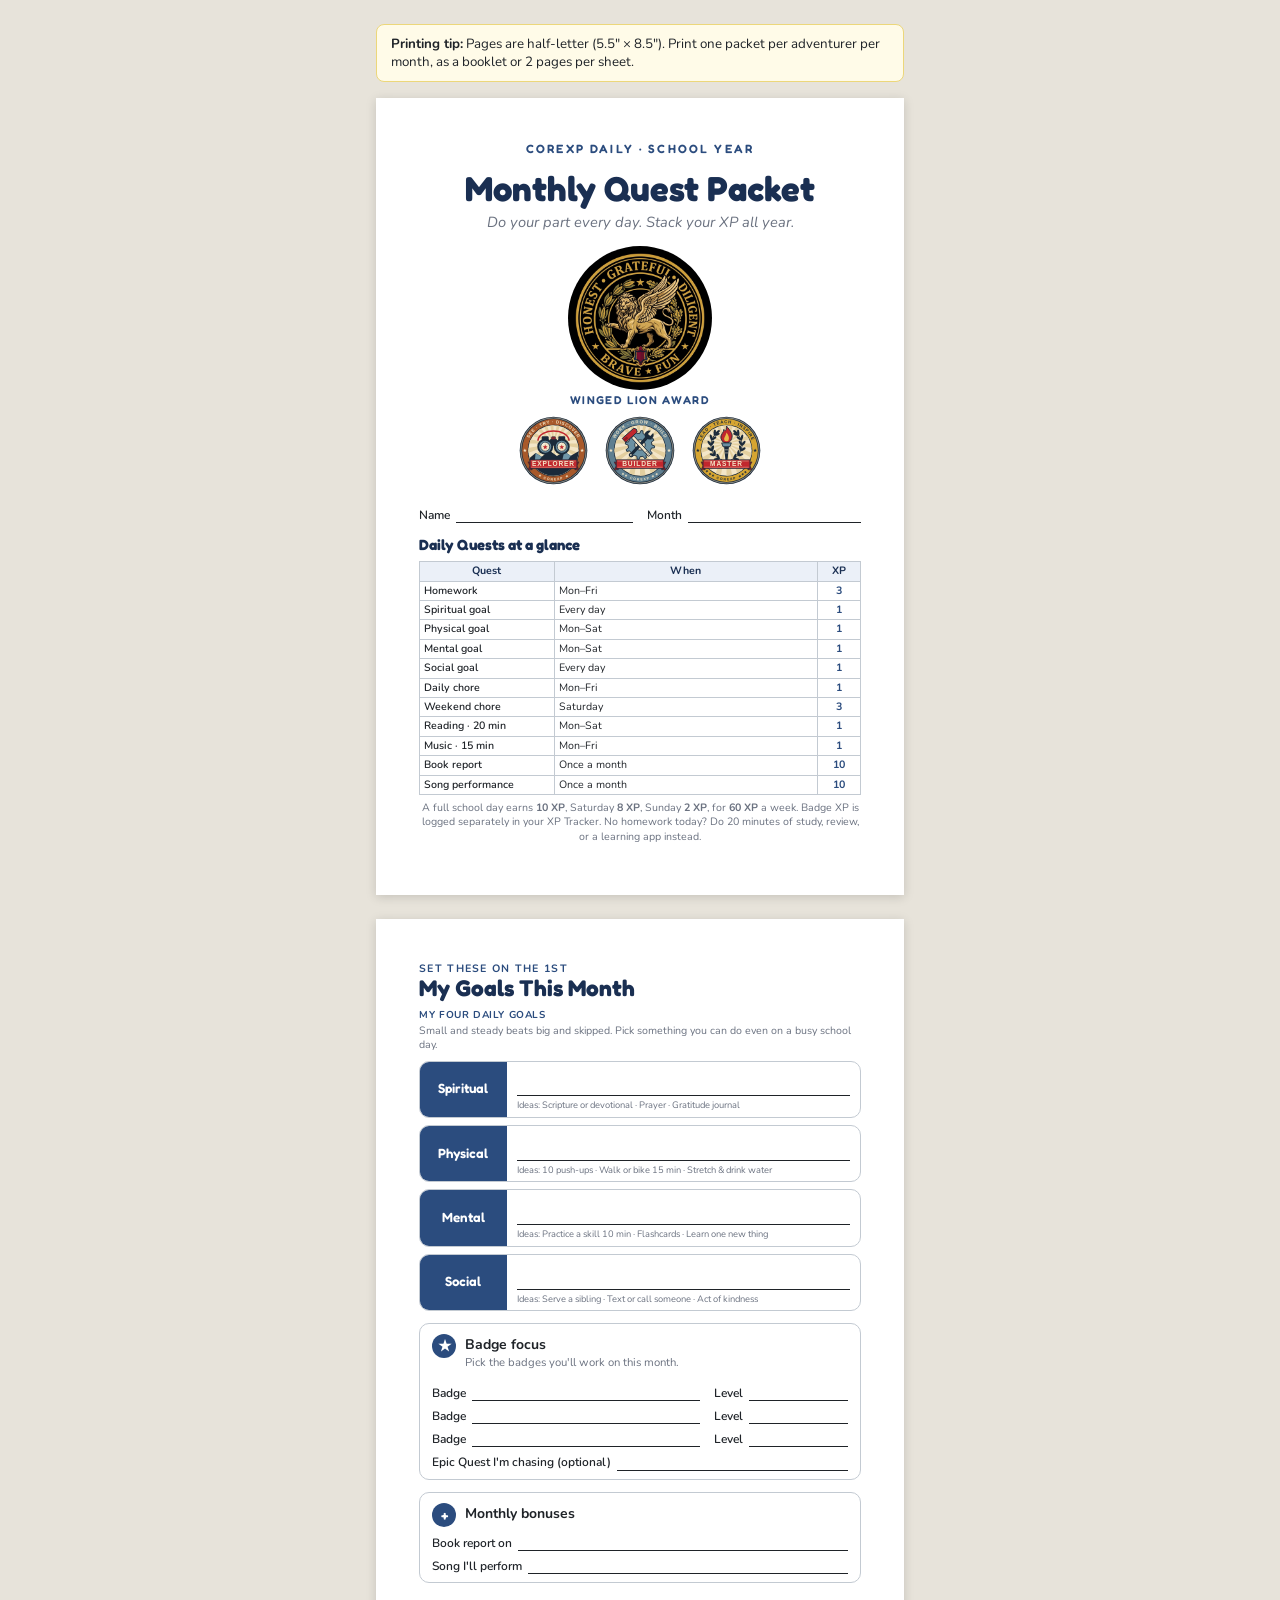
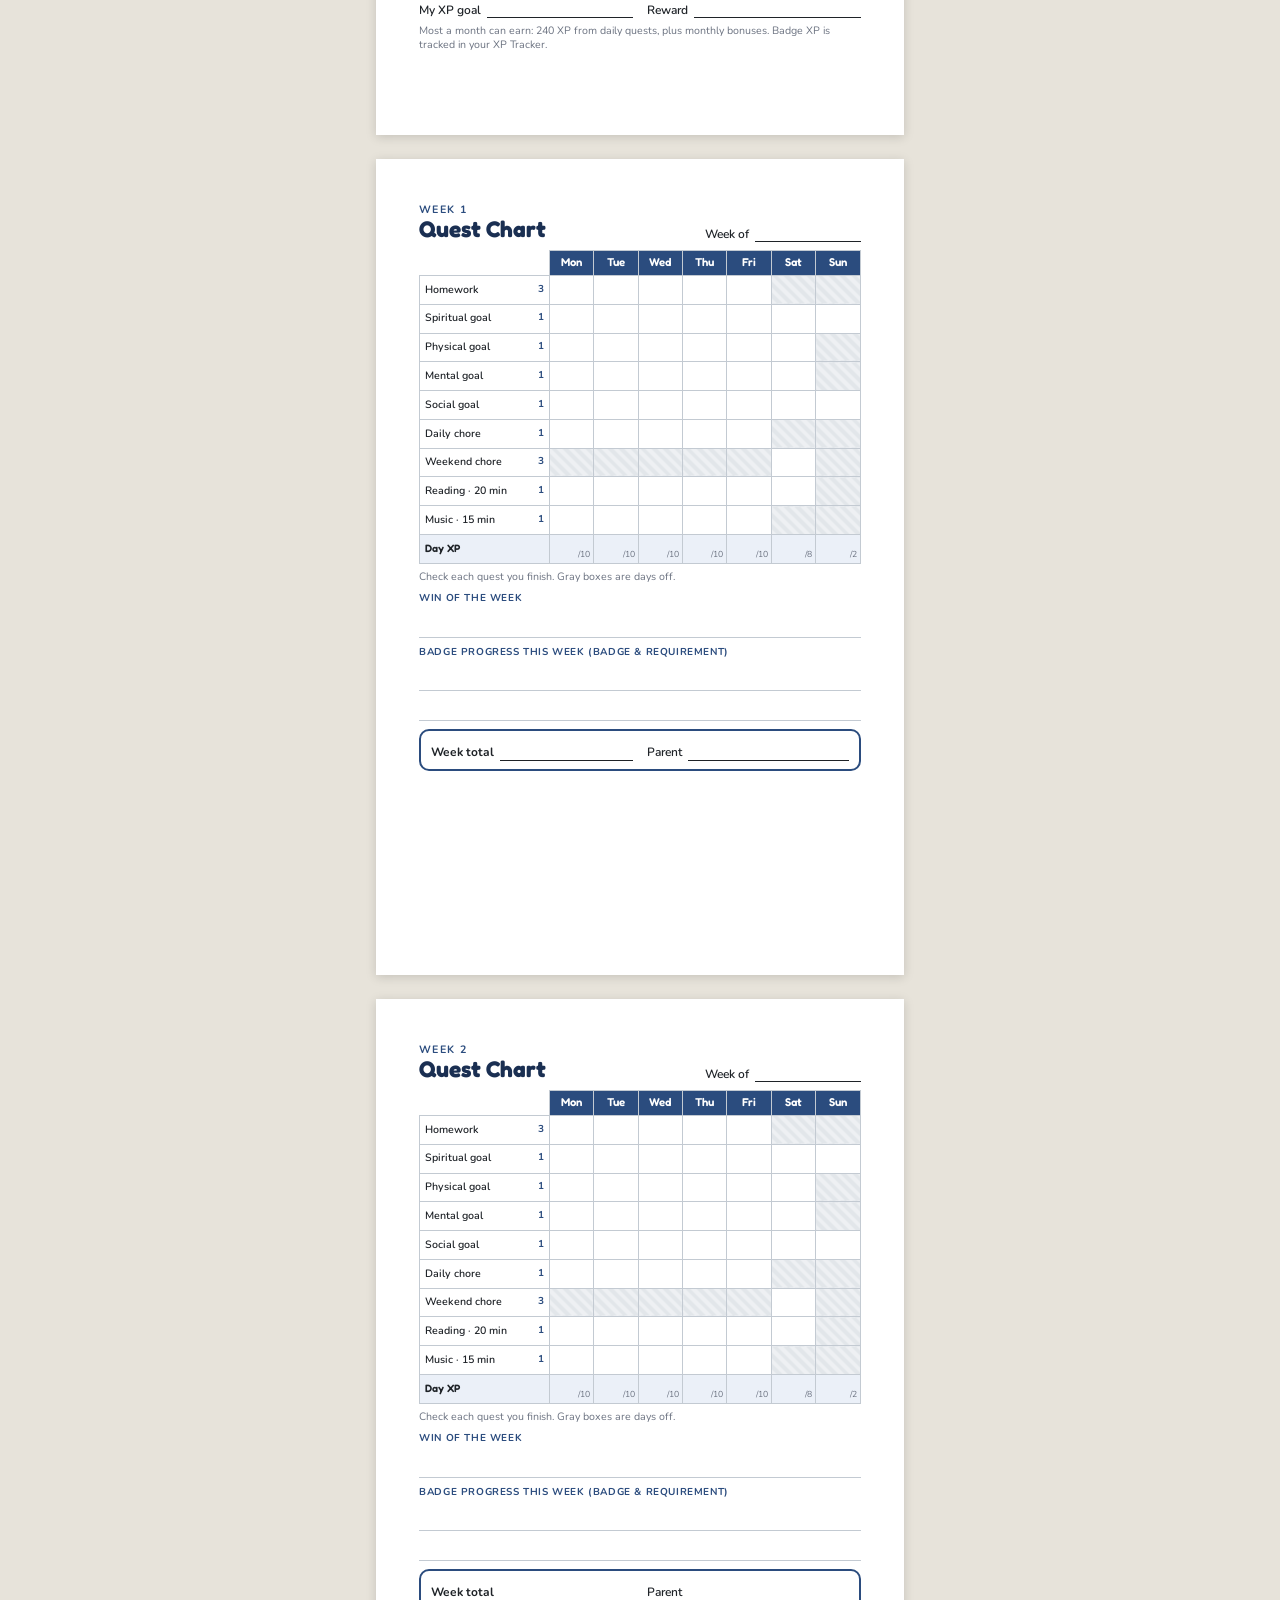
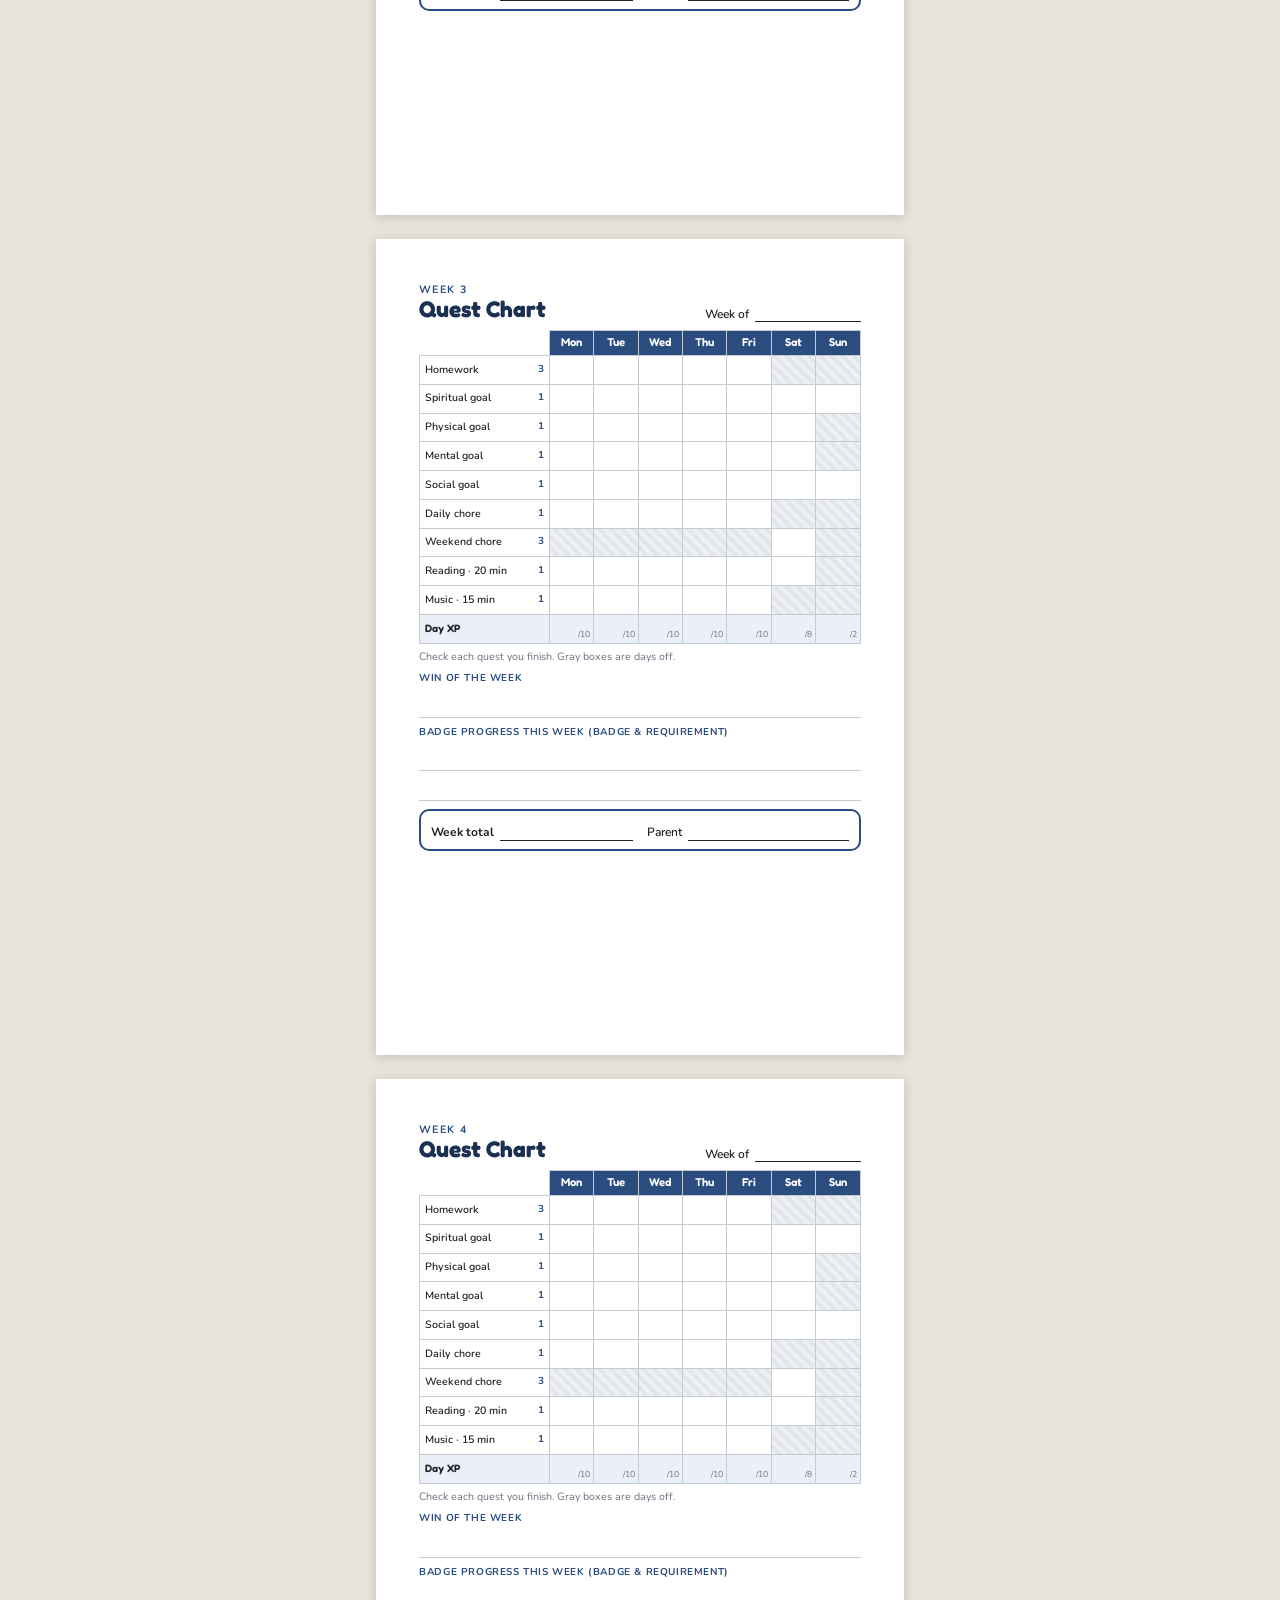
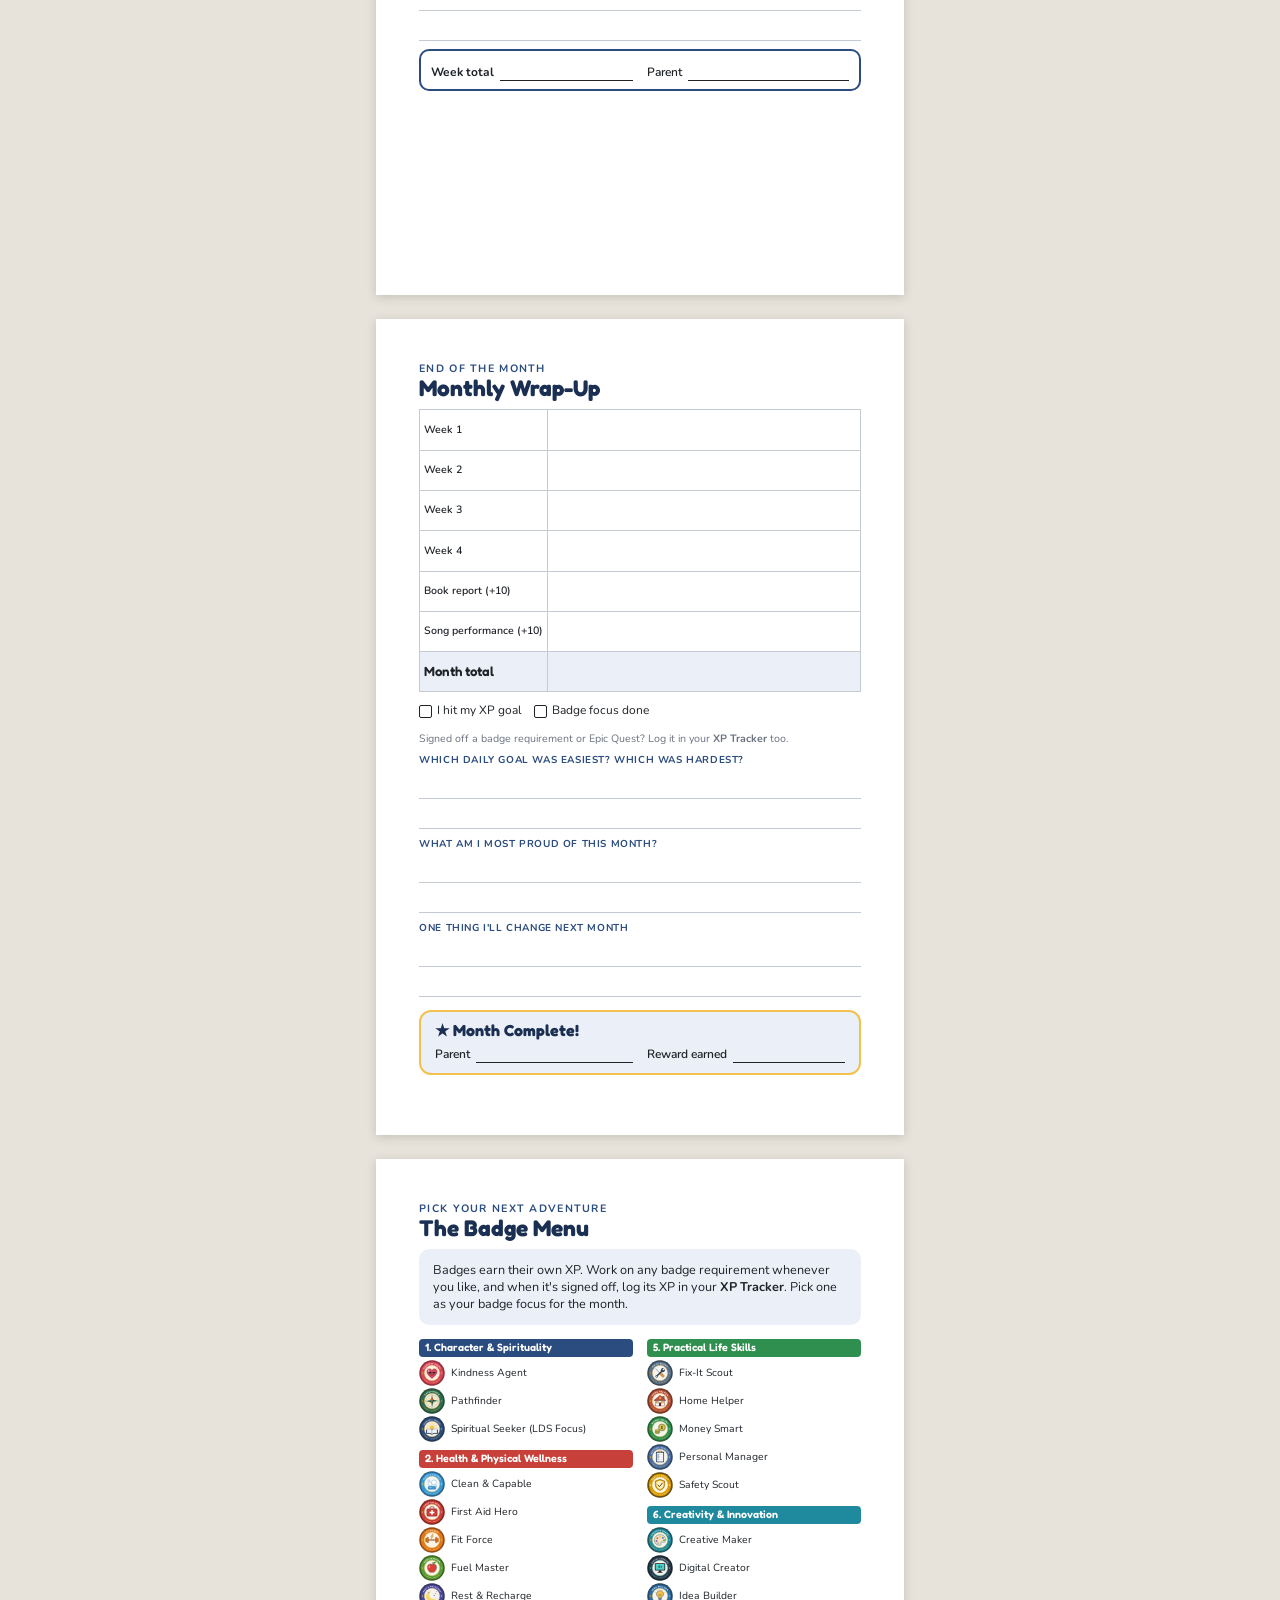
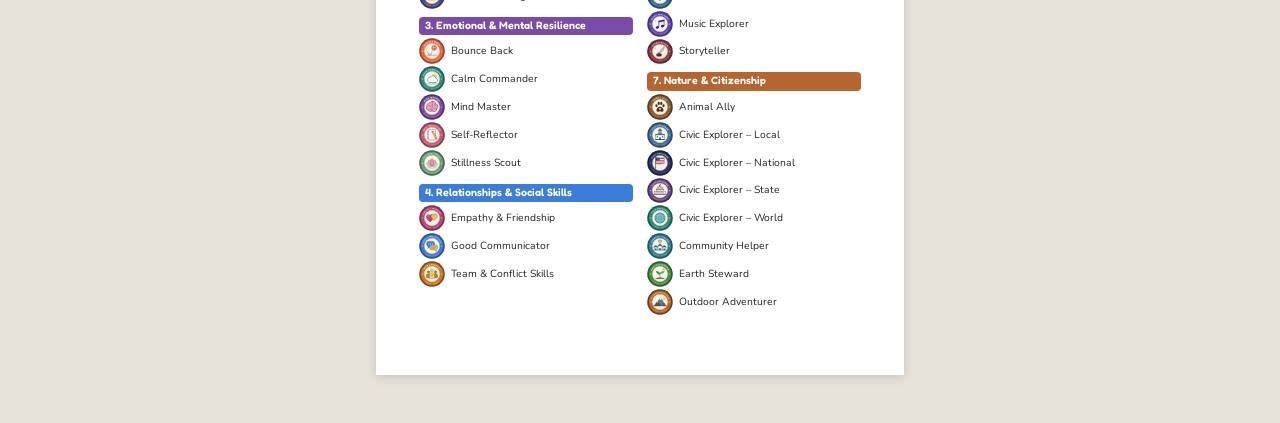
<file: School_Year_Packet.html>
<!doctype html>
<html lang="en">
<head>
  <meta charset="utf-8">
  <meta name="viewport" content="width=device-width, initial-scale=1">
  <title>CoreXP Monthly Quest Packet</title>
  <!-- Generated by tools/build_monthly_packet.py. Edit the QUESTS list there, then rebuild. -->
  <link rel="stylesheet" href="assets/booklet.css">
  <style>
  :root { --main: #2b4c7e; --dark: #1a2f52; --accent: #f2c14e; --tint: #ebf0f8; }
  .cover h1 { font-size: 26pt; }
  .awards { margin-top: 0.14in; display: flex; flex-direction: column; align-items: center; }
  .awards figure { margin: 0; text-align: center; }
  .awards .top-patch { display: block; margin: 0 auto; width: 1.5in; height: 1.5in; border-radius: 50%; }
  .awards figcaption { font-family: var(--display); font-weight: 600; font-size: 8.5pt; text-transform: uppercase; letter-spacing: 0.12em; color: var(--main); margin-top: 3px; }
  .awards .patches { display: flex; gap: 0.18in; margin-top: 0.08in; }
  .awards .patches img { width: 0.72in; }
  .fine { font-size: 8pt; color: var(--muted); margin-top: 6px; }

  table.glance th, table.glance td { padding-top: 2px; padding-bottom: 2px; height: 0.2in; }
  table.glance td { text-align: left; }
  table.glance td.xp { text-align: center; font-weight: 700; color: var(--main); width: 0.45in; }
  table.glance tbody th { width: 1.4in; }

  .bm-grid { columns: 2; column-gap: 14px; }
  .bm-cat { break-inside: avoid; margin-bottom: 7px; }
  .bm-cat h4 { font-family: var(--display); font-weight: 600; font-size: 8pt; color: #fff; background: var(--main);
    border-radius: 4px; padding: 2px 6px; margin: 0 0 2px; }
  .bm-badge { display: flex; align-items: center; gap: 6px; font-size: 7.8pt; padding: 1px 0; }
  .bm-badge img { width: 0.27in; }
  .pts { font-size: 7.5pt; font-weight: 700; color: var(--main); margin-left: 4px; }

  .goal { display: flex; align-items: stretch; border: 1.5px solid var(--rule); border-radius: 10px; margin-top: 7px; overflow: hidden; }
  .goal-cat { flex: none; width: 0.9in; background: var(--main); color: #fff; font-family: var(--display); font-weight: 600;
    display: flex; align-items: center; justify-content: center; font-size: 10pt; }
  .goal-body { flex: 1; padding: 6px 10px 5px; }
  .goal-body .blank { height: 0.3in; display: block; }
  .goal-body .ideas { font-size: 7pt; color: var(--muted); margin-top: 3px; }

  .week-head { display: flex; align-items: flex-end; justify-content: space-between; margin-bottom: 8px; }
  .week-head .kicker { font-size: 8pt; font-weight: 700; letter-spacing: 0.12em; text-transform: uppercase; color: var(--main); }
  .week-head h2 { font-size: 17pt; }
  .week-head .field { margin: 0; }
  table.week { width: 100%; border-collapse: collapse; table-layout: fixed; font-size: 8pt; }
  table.week col.c-quest { width: 1.35in; }
  table.week th, table.week td { border: 1px solid var(--rule); height: 0.3in; }
  table.week thead th { background: var(--main); color: #fff; font-family: var(--display); font-weight: 600; font-size: 8.5pt; height: 0.26in; }
  table.week thead th:first-child { background: none; border: none; }
  table.week tbody th { text-align: left; padding: 0 5px; font-weight: 600; white-space: nowrap; }
  table.week tbody th .pts { float: right; }
  table.week td.off { background: repeating-linear-gradient(45deg, #eef0f3 0 4px, #e2e6ea 4px 8px); }
  table.week tr.total th { background: var(--tint); font-family: var(--display); }
  table.week tr.total td { background: var(--tint); vertical-align: bottom; text-align: right; padding: 1px 3px; }
  table.week .of { font-size: 6.5pt; color: var(--muted); }
  .week-total { display: grid; grid-template-columns: 1fr 1fr; gap: 0 14px; margin-top: 8px; padding: 6px 10px 8px;
    border: 2px solid var(--main); border-radius: 10px; }

  table.wrap th { width: 1.8in; }
  table.wrap tr.sum th, table.wrap tr.sum td { background: var(--tint); font-family: var(--display); font-size: 10pt; }
</style>
</head>
<body>
<div class="print-tip">
  <strong>Printing tip:</strong> Pages are half-letter (5.5″ × 8.5″). Print one packet per adventurer per month, as a booklet or 2 pages per sheet.
</div>

<section class="sheet cover">
  <div class="brand">CoreXP Daily · School Year</div>
  <h1 style="margin-top:0.12in">Monthly Quest Packet</h1>
  <p class="tagline">Do your part every day. Stack your XP all year.</p>
  <div class="awards">
    <figure><img class="top-patch" src="assets/winged-lion-patch-print.jpg" alt=""><figcaption>Winged Lion Award</figcaption></figure>
    <div class="patches"><img src="level-patches/explorer-poster.svg" alt="Explorer patch"><img src="level-patches/builder-poster.svg" alt="Builder patch"><img src="level-patches/master-poster.svg" alt="Master patch"></div>
  </div>
  <div class="owner" style="margin-top:0.15in">
    <div class="cols">
      <div class="field"><span>Name</span><span class="blank"></span></div>
      <div class="field"><span>Month</span><span class="blank"></span></div>
    </div>
  </div>
  <h3 style="margin:14px 0 4px;align-self:flex-start">Daily Quests at a glance</h3>
  <table class="tracker glance">
    <thead><tr><th>Quest</th><th>When</th><th>XP</th></tr></thead>
    <tbody><tr><th>Homework</th><td>Mon–Fri</td><td class="xp">3</td></tr><tr><th>Spiritual goal</th><td>Every day</td><td class="xp">1</td></tr><tr><th>Physical goal</th><td>Mon–Sat</td><td class="xp">1</td></tr><tr><th>Mental goal</th><td>Mon–Sat</td><td class="xp">1</td></tr><tr><th>Social goal</th><td>Every day</td><td class="xp">1</td></tr><tr><th>Daily chore</th><td>Mon–Fri</td><td class="xp">1</td></tr><tr><th>Weekend chore</th><td>Saturday</td><td class="xp">3</td></tr><tr><th>Reading · 20 min</th><td>Mon–Sat</td><td class="xp">1</td></tr><tr><th>Music · 15 min</th><td>Mon–Fri</td><td class="xp">1</td></tr>
      <tr><th>Book report</th><td>Once a month</td><td class="xp">10</td></tr>
      <tr><th>Song performance</th><td>Once a month</td><td class="xp">10</td></tr>
    </tbody>
  </table>
  <p class="fine">A full school day earns <b>10 XP</b>, Saturday <b>8 XP</b>, Sunday <b>2 XP</b>, for <b>60 XP</b> a week. Badge XP is logged separately in your XP Tracker.
  No homework today? Do 20 minutes of study, review, or a learning app instead.</p>
</section>
<section class="sheet">
  <h2 class="page-title"><small>Set these on the 1st</small>My Goals This Month</h2>
  <span class="label">My four daily goals</span>
  <p class="fine" style="margin-top:0">Small and steady beats big and skipped. Pick something you can do even on a busy school day.</p>
  <div class="goal"><div class="goal-cat">Spiritual</div><div class="goal-body"><div class="blank"></div><div class="ideas">Ideas: Scripture or devotional · Prayer · Gratitude journal</div></div></div><div class="goal"><div class="goal-cat">Physical</div><div class="goal-body"><div class="blank"></div><div class="ideas">Ideas: 10 push-ups · Walk or bike 15 min · Stretch & drink water</div></div></div><div class="goal"><div class="goal-cat">Mental</div><div class="goal-body"><div class="blank"></div><div class="ideas">Ideas: Practice a skill 10 min · Flashcards · Learn one new thing</div></div></div><div class="goal"><div class="goal-cat">Social</div><div class="goal-body"><div class="blank"></div><div class="ideas">Ideas: Serve a sibling · Text or call someone · Act of kindness</div></div></div>

  <div class="req" style="margin-top:12px">
    <div class="req-head"><div class="req-num">★</div><div class="req-title">Badge focus<span class="hint">Pick the badges you'll work on this month.</span></div></div>
    <div class="cols" style="grid-template-columns:2fr 1fr">
      <div class="field"><span>Badge</span><span class="blank"></span></div>
      <div class="field"><span>Level</span><span class="blank"></span></div>
    </div>
    <div class="cols" style="grid-template-columns:2fr 1fr">
      <div class="field"><span>Badge</span><span class="blank"></span></div>
      <div class="field"><span>Level</span><span class="blank"></span></div>
    </div>
    <div class="cols" style="grid-template-columns:2fr 1fr">
      <div class="field"><span>Badge</span><span class="blank"></span></div>
      <div class="field"><span>Level</span><span class="blank"></span></div>
    </div>
    <div class="field"><span>Epic Quest I'm chasing (optional)</span><span class="blank"></span></div>
  </div>

  <div class="req">
    <div class="req-head"><div class="req-num">+</div><div class="req-title">Monthly bonuses</div></div>
    <div class="field"><span>Book report on</span><span class="blank"></span></div>
    <div class="field"><span>Song I'll perform</span><span class="blank"></span></div>
  </div>

  <div class="cols">
    <div class="field"><span>My XP goal</span><span class="blank"></span></div>
    <div class="field"><span>Reward</span><span class="blank"></span></div>
  </div>
  <p class="fine">Most a month can earn: 240 XP from daily quests, plus monthly bonuses. Badge XP is tracked in your XP Tracker.</p>
</section>
<section class="sheet">
  <div class="week-head">
    <div><div class="kicker">Week 1</div><h2>Quest Chart</h2></div>
    <div class="field"><span>Week of</span><span class="blank" style="width:1.1in;flex:none"></span></div>
  </div>
  <table class="week">
    <colgroup><col class="c-quest"><col><col><col><col><col><col><col></colgroup>
    <thead><tr><th></th><th>Mon</th><th>Tue</th><th>Wed</th><th>Thu</th><th>Fri</th><th>Sat</th><th>Sun</th></tr></thead>
    <tbody><tr><th>Homework<span class="pts">3</span></th><td></td><td></td><td></td><td></td><td></td><td class="off"></td><td class="off"></td></tr><tr><th>Spiritual goal<span class="pts">1</span></th><td></td><td></td><td></td><td></td><td></td><td></td><td></td></tr><tr><th>Physical goal<span class="pts">1</span></th><td></td><td></td><td></td><td></td><td></td><td></td><td class="off"></td></tr><tr><th>Mental goal<span class="pts">1</span></th><td></td><td></td><td></td><td></td><td></td><td></td><td class="off"></td></tr><tr><th>Social goal<span class="pts">1</span></th><td></td><td></td><td></td><td></td><td></td><td></td><td></td></tr><tr><th>Daily chore<span class="pts">1</span></th><td></td><td></td><td></td><td></td><td></td><td class="off"></td><td class="off"></td></tr><tr><th>Weekend chore<span class="pts">3</span></th><td class="off"></td><td class="off"></td><td class="off"></td><td class="off"></td><td class="off"></td><td></td><td class="off"></td></tr><tr><th>Reading · 20 min<span class="pts">1</span></th><td></td><td></td><td></td><td></td><td></td><td></td><td class="off"></td></tr><tr><th>Music · 15 min<span class="pts">1</span></th><td></td><td></td><td></td><td></td><td></td><td class="off"></td><td class="off"></td></tr><tr class="total"><th>Day XP</th><td><span class="of">/10</span></td><td><span class="of">/10</span></td><td><span class="of">/10</span></td><td><span class="of">/10</span></td><td><span class="of">/10</span></td><td><span class="of">/8</span></td><td><span class="of">/2</span></td></tr></tbody>
  </table>
  <p class="fine">Check each quest you finish. Gray boxes are days off.</p>

  <span class="label">Win of the week</span>
  <div class="lines" style="--n:1"></div>
  <span class="label">Badge progress this week (badge &amp; requirement)</span>
  <div class="lines" style="--n:2"></div>
  <div class="week-total">
    <div class="field"><span><b>Week total</b></span><span class="blank"></span></div>
    <div class="field"><span>Parent</span><span class="blank"></span></div>
  </div>
</section>
<section class="sheet">
  <div class="week-head">
    <div><div class="kicker">Week 2</div><h2>Quest Chart</h2></div>
    <div class="field"><span>Week of</span><span class="blank" style="width:1.1in;flex:none"></span></div>
  </div>
  <table class="week">
    <colgroup><col class="c-quest"><col><col><col><col><col><col><col></colgroup>
    <thead><tr><th></th><th>Mon</th><th>Tue</th><th>Wed</th><th>Thu</th><th>Fri</th><th>Sat</th><th>Sun</th></tr></thead>
    <tbody><tr><th>Homework<span class="pts">3</span></th><td></td><td></td><td></td><td></td><td></td><td class="off"></td><td class="off"></td></tr><tr><th>Spiritual goal<span class="pts">1</span></th><td></td><td></td><td></td><td></td><td></td><td></td><td></td></tr><tr><th>Physical goal<span class="pts">1</span></th><td></td><td></td><td></td><td></td><td></td><td></td><td class="off"></td></tr><tr><th>Mental goal<span class="pts">1</span></th><td></td><td></td><td></td><td></td><td></td><td></td><td class="off"></td></tr><tr><th>Social goal<span class="pts">1</span></th><td></td><td></td><td></td><td></td><td></td><td></td><td></td></tr><tr><th>Daily chore<span class="pts">1</span></th><td></td><td></td><td></td><td></td><td></td><td class="off"></td><td class="off"></td></tr><tr><th>Weekend chore<span class="pts">3</span></th><td class="off"></td><td class="off"></td><td class="off"></td><td class="off"></td><td class="off"></td><td></td><td class="off"></td></tr><tr><th>Reading · 20 min<span class="pts">1</span></th><td></td><td></td><td></td><td></td><td></td><td></td><td class="off"></td></tr><tr><th>Music · 15 min<span class="pts">1</span></th><td></td><td></td><td></td><td></td><td></td><td class="off"></td><td class="off"></td></tr><tr class="total"><th>Day XP</th><td><span class="of">/10</span></td><td><span class="of">/10</span></td><td><span class="of">/10</span></td><td><span class="of">/10</span></td><td><span class="of">/10</span></td><td><span class="of">/8</span></td><td><span class="of">/2</span></td></tr></tbody>
  </table>
  <p class="fine">Check each quest you finish. Gray boxes are days off.</p>

  <span class="label">Win of the week</span>
  <div class="lines" style="--n:1"></div>
  <span class="label">Badge progress this week (badge &amp; requirement)</span>
  <div class="lines" style="--n:2"></div>
  <div class="week-total">
    <div class="field"><span><b>Week total</b></span><span class="blank"></span></div>
    <div class="field"><span>Parent</span><span class="blank"></span></div>
  </div>
</section>
<section class="sheet">
  <div class="week-head">
    <div><div class="kicker">Week 3</div><h2>Quest Chart</h2></div>
    <div class="field"><span>Week of</span><span class="blank" style="width:1.1in;flex:none"></span></div>
  </div>
  <table class="week">
    <colgroup><col class="c-quest"><col><col><col><col><col><col><col></colgroup>
    <thead><tr><th></th><th>Mon</th><th>Tue</th><th>Wed</th><th>Thu</th><th>Fri</th><th>Sat</th><th>Sun</th></tr></thead>
    <tbody><tr><th>Homework<span class="pts">3</span></th><td></td><td></td><td></td><td></td><td></td><td class="off"></td><td class="off"></td></tr><tr><th>Spiritual goal<span class="pts">1</span></th><td></td><td></td><td></td><td></td><td></td><td></td><td></td></tr><tr><th>Physical goal<span class="pts">1</span></th><td></td><td></td><td></td><td></td><td></td><td></td><td class="off"></td></tr><tr><th>Mental goal<span class="pts">1</span></th><td></td><td></td><td></td><td></td><td></td><td></td><td class="off"></td></tr><tr><th>Social goal<span class="pts">1</span></th><td></td><td></td><td></td><td></td><td></td><td></td><td></td></tr><tr><th>Daily chore<span class="pts">1</span></th><td></td><td></td><td></td><td></td><td></td><td class="off"></td><td class="off"></td></tr><tr><th>Weekend chore<span class="pts">3</span></th><td class="off"></td><td class="off"></td><td class="off"></td><td class="off"></td><td class="off"></td><td></td><td class="off"></td></tr><tr><th>Reading · 20 min<span class="pts">1</span></th><td></td><td></td><td></td><td></td><td></td><td></td><td class="off"></td></tr><tr><th>Music · 15 min<span class="pts">1</span></th><td></td><td></td><td></td><td></td><td></td><td class="off"></td><td class="off"></td></tr><tr class="total"><th>Day XP</th><td><span class="of">/10</span></td><td><span class="of">/10</span></td><td><span class="of">/10</span></td><td><span class="of">/10</span></td><td><span class="of">/10</span></td><td><span class="of">/8</span></td><td><span class="of">/2</span></td></tr></tbody>
  </table>
  <p class="fine">Check each quest you finish. Gray boxes are days off.</p>

  <span class="label">Win of the week</span>
  <div class="lines" style="--n:1"></div>
  <span class="label">Badge progress this week (badge &amp; requirement)</span>
  <div class="lines" style="--n:2"></div>
  <div class="week-total">
    <div class="field"><span><b>Week total</b></span><span class="blank"></span></div>
    <div class="field"><span>Parent</span><span class="blank"></span></div>
  </div>
</section>
<section class="sheet">
  <div class="week-head">
    <div><div class="kicker">Week 4</div><h2>Quest Chart</h2></div>
    <div class="field"><span>Week of</span><span class="blank" style="width:1.1in;flex:none"></span></div>
  </div>
  <table class="week">
    <colgroup><col class="c-quest"><col><col><col><col><col><col><col></colgroup>
    <thead><tr><th></th><th>Mon</th><th>Tue</th><th>Wed</th><th>Thu</th><th>Fri</th><th>Sat</th><th>Sun</th></tr></thead>
    <tbody><tr><th>Homework<span class="pts">3</span></th><td></td><td></td><td></td><td></td><td></td><td class="off"></td><td class="off"></td></tr><tr><th>Spiritual goal<span class="pts">1</span></th><td></td><td></td><td></td><td></td><td></td><td></td><td></td></tr><tr><th>Physical goal<span class="pts">1</span></th><td></td><td></td><td></td><td></td><td></td><td></td><td class="off"></td></tr><tr><th>Mental goal<span class="pts">1</span></th><td></td><td></td><td></td><td></td><td></td><td></td><td class="off"></td></tr><tr><th>Social goal<span class="pts">1</span></th><td></td><td></td><td></td><td></td><td></td><td></td><td></td></tr><tr><th>Daily chore<span class="pts">1</span></th><td></td><td></td><td></td><td></td><td></td><td class="off"></td><td class="off"></td></tr><tr><th>Weekend chore<span class="pts">3</span></th><td class="off"></td><td class="off"></td><td class="off"></td><td class="off"></td><td class="off"></td><td></td><td class="off"></td></tr><tr><th>Reading · 20 min<span class="pts">1</span></th><td></td><td></td><td></td><td></td><td></td><td></td><td class="off"></td></tr><tr><th>Music · 15 min<span class="pts">1</span></th><td></td><td></td><td></td><td></td><td></td><td class="off"></td><td class="off"></td></tr><tr class="total"><th>Day XP</th><td><span class="of">/10</span></td><td><span class="of">/10</span></td><td><span class="of">/10</span></td><td><span class="of">/10</span></td><td><span class="of">/10</span></td><td><span class="of">/8</span></td><td><span class="of">/2</span></td></tr></tbody>
  </table>
  <p class="fine">Check each quest you finish. Gray boxes are days off.</p>

  <span class="label">Win of the week</span>
  <div class="lines" style="--n:1"></div>
  <span class="label">Badge progress this week (badge &amp; requirement)</span>
  <div class="lines" style="--n:2"></div>
  <div class="week-total">
    <div class="field"><span><b>Week total</b></span><span class="blank"></span></div>
    <div class="field"><span>Parent</span><span class="blank"></span></div>
  </div>
</section>
<section class="sheet">
  <h2 class="page-title"><small>End of the month</small>Monthly Wrap-Up</h2>
  <table class="tracker log wrap">
    <tbody>
      <tr><th>Week 1</th><td></td></tr><tr><th>Week 2</th><td></td></tr><tr><th>Week 3</th><td></td></tr><tr><th>Week 4</th><td></td></tr>
      <tr><th>Book report (+10)</th><td></td></tr>
      <tr><th>Song performance (+10)</th><td></td></tr>
      <tr class="sum"><th>Month total</th><td></td></tr>
    </tbody>
  </table>
  <div class="checks" style="margin-top:8px"><span class="check">I hit my XP goal</span><span class="check">Badge focus done</span></div>
  <p class="fine">Signed off a badge requirement or Epic Quest? Log it in your <b>XP Tracker</b> too.</p>

  <span class="label">Which daily goal was easiest? Which was hardest?</span>
  <div class="lines" style="--n:2"></div>
  <span class="label">What am I most proud of this month?</span>
  <div class="lines" style="--n:2"></div>
  <span class="label">One thing I'll change next month</span>
  <div class="lines" style="--n:2"></div>

  <div class="level-done" style="margin-top:12px">
    <h3>★ Month Complete!</h3>
    <div class="cols">
      <div class="field"><span>Parent</span><span class="blank"></span></div>
      <div class="field"><span>Reward earned</span><span class="blank"></span></div>
    </div>
  </div>
</section>
<section class="sheet">
  <h2 class="page-title"><small>Pick your next adventure</small>The Badge Menu</h2>
  <div class="why">
    <p>Badges earn their own XP. Work on any badge requirement whenever you like, and when it's
    signed off, log its XP in your <b>XP Tracker</b>. Pick one as your badge focus for the month.</p>
  </div>
  <div class="bm-grid"><div class="bm-cat" style="--main:#2b4c7e"><h4>1. Character & Spirituality</h4><div class="bm-badge"><img src="1.%20Character%20%26%20Spirituality/badges/Kindness%20Agent/logo.svg" alt=""><span>Kindness Agent</span></div><div class="bm-badge"><img src="1.%20Character%20%26%20Spirituality/badges/Pathfinder/logo.svg" alt=""><span>Pathfinder</span></div><div class="bm-badge"><img src="1.%20Character%20%26%20Spirituality/badges/Spiritual%20Seeker/logo.svg" alt=""><span>Spiritual Seeker (LDS Focus)</span></div></div><div class="bm-cat" style="--main:#c8403a"><h4>2. Health & Physical Wellness</h4><div class="bm-badge"><img src="2.%20Health%20%26%20Physical%20Wellness/badges/Clean%20and%20Capable/logo.svg" alt=""><span>Clean & Capable</span></div><div class="bm-badge"><img src="2.%20Health%20%26%20Physical%20Wellness/badges/First%20Aid%20Hero/logo.svg" alt=""><span>First Aid Hero</span></div><div class="bm-badge"><img src="2.%20Health%20%26%20Physical%20Wellness/badges/Fit%20Force/logo.svg" alt=""><span>Fit Force</span></div><div class="bm-badge"><img src="2.%20Health%20%26%20Physical%20Wellness/badges/Fuel%20Master/logo.svg" alt=""><span>Fuel Master</span></div><div class="bm-badge"><img src="2.%20Health%20%26%20Physical%20Wellness/badges/Rest%20and%20Recharge/logo.svg" alt=""><span>Rest & Recharge</span></div></div><div class="bm-cat" style="--main:#7b4ba8"><h4>3. Emotional & Mental Resilience</h4><div class="bm-badge"><img src="3.%20Emotional%20%26%20Mental%20Resilience/badges/Bounce%20Back/logo.svg" alt=""><span>Bounce Back</span></div><div class="bm-badge"><img src="3.%20Emotional%20%26%20Mental%20Resilience/badges/Calm%20Commander/logo.svg" alt=""><span>Calm Commander</span></div><div class="bm-badge"><img src="3.%20Emotional%20%26%20Mental%20Resilience/badges/Mind%20Master/logo.svg" alt=""><span>Mind Master</span></div><div class="bm-badge"><img src="3.%20Emotional%20%26%20Mental%20Resilience/badges/Self%20Reflector/logo.svg" alt=""><span>Self-Reflector</span></div><div class="bm-badge"><img src="3.%20Emotional%20%26%20Mental%20Resilience/badges/Stillness%20Scout/logo.svg" alt=""><span>Stillness Scout</span></div></div><div class="bm-cat" style="--main:#3b7dd8"><h4>4. Relationships & Social Skills</h4><div class="bm-badge"><img src="4.%20Relationships%20%26%20Social%20Skills/badges/Empathy%20and%20Friendship/logo.svg" alt=""><span>Empathy & Friendship</span></div><div class="bm-badge"><img src="4.%20Relationships%20%26%20Social%20Skills/badges/Good%20Communicator/logo.svg" alt=""><span>Good Communicator</span></div><div class="bm-badge"><img src="4.%20Relationships%20%26%20Social%20Skills/badges/Team%20and%20Conflict%20Skills/logo.svg" alt=""><span>Team & Conflict Skills</span></div></div><div class="bm-cat" style="--main:#2f8f4e"><h4>5. Practical Life Skills</h4><div class="bm-badge"><img src="5.%20Practical%20Life%20Skills/badges/Fix%20It%20Scout/logo.svg" alt=""><span>Fix-It Scout</span></div><div class="bm-badge"><img src="5.%20Practical%20Life%20Skills/badges/Home%20Helper/logo.svg" alt=""><span>Home Helper</span></div><div class="bm-badge"><img src="5.%20Practical%20Life%20Skills/badges/Money%20Smart/logo.svg" alt=""><span>Money Smart</span></div><div class="bm-badge"><img src="5.%20Practical%20Life%20Skills/badges/Personal%20Manager/logo.svg" alt=""><span>Personal Manager</span></div><div class="bm-badge"><img src="5.%20Practical%20Life%20Skills/badges/Safety%20Scout/logo.svg" alt=""><span>Safety Scout</span></div></div><div class="bm-cat" style="--main:#1f8a9e"><h4>6. Creativity & Innovation</h4><div class="bm-badge"><img src="6.%20Creativity%20%26%20Innovation/badges/Creative%20Maker/logo.svg" alt=""><span>Creative Maker</span></div><div class="bm-badge"><img src="6.%20Creativity%20%26%20Innovation/badges/Digital%20Creator/logo.svg" alt=""><span>Digital Creator</span></div><div class="bm-badge"><img src="6.%20Creativity%20%26%20Innovation/badges/Idea%20Builder/logo.svg" alt=""><span>Idea Builder</span></div><div class="bm-badge"><img src="6.%20Creativity%20%26%20Innovation/badges/Music%20Explorer/logo.svg" alt=""><span>Music Explorer</span></div><div class="bm-badge"><img src="6.%20Creativity%20%26%20Innovation/badges/Storyteller/logo.svg" alt=""><span>Storyteller</span></div></div><div class="bm-cat" style="--main:#b5652f"><h4>7. Nature & Citizenship</h4><div class="bm-badge"><img src="7.%20Nature%20%26%20Citizenship/badges/Animal%20Ally/logo.svg" alt=""><span>Animal Ally</span></div><div class="bm-badge"><img src="7.%20Nature%20%26%20Citizenship/badges/Civic%20Explorer%20Local/logo.svg" alt=""><span>Civic Explorer – Local</span></div><div class="bm-badge"><img src="7.%20Nature%20%26%20Citizenship/badges/Civic%20Explorer%20National/logo.svg" alt=""><span>Civic Explorer – National</span></div><div class="bm-badge"><img src="7.%20Nature%20%26%20Citizenship/badges/Civic%20Explorer%20State/logo.svg" alt=""><span>Civic Explorer – State</span></div><div class="bm-badge"><img src="7.%20Nature%20%26%20Citizenship/badges/Civic%20Explorer%20World/logo.svg" alt=""><span>Civic Explorer – World</span></div><div class="bm-badge"><img src="7.%20Nature%20%26%20Citizenship/badges/Community%20Helper/logo.svg" alt=""><span>Community Helper</span></div><div class="bm-badge"><img src="7.%20Nature%20%26%20Citizenship/badges/Earth%20Steward/logo.svg" alt=""><span>Earth Steward</span></div><div class="bm-badge"><img src="7.%20Nature%20%26%20Citizenship/badges/Outdoor%20Adventurer/logo.svg" alt=""><span>Outdoor Adventurer</span></div></div></div>
</section>
</body>
</html>
</file>
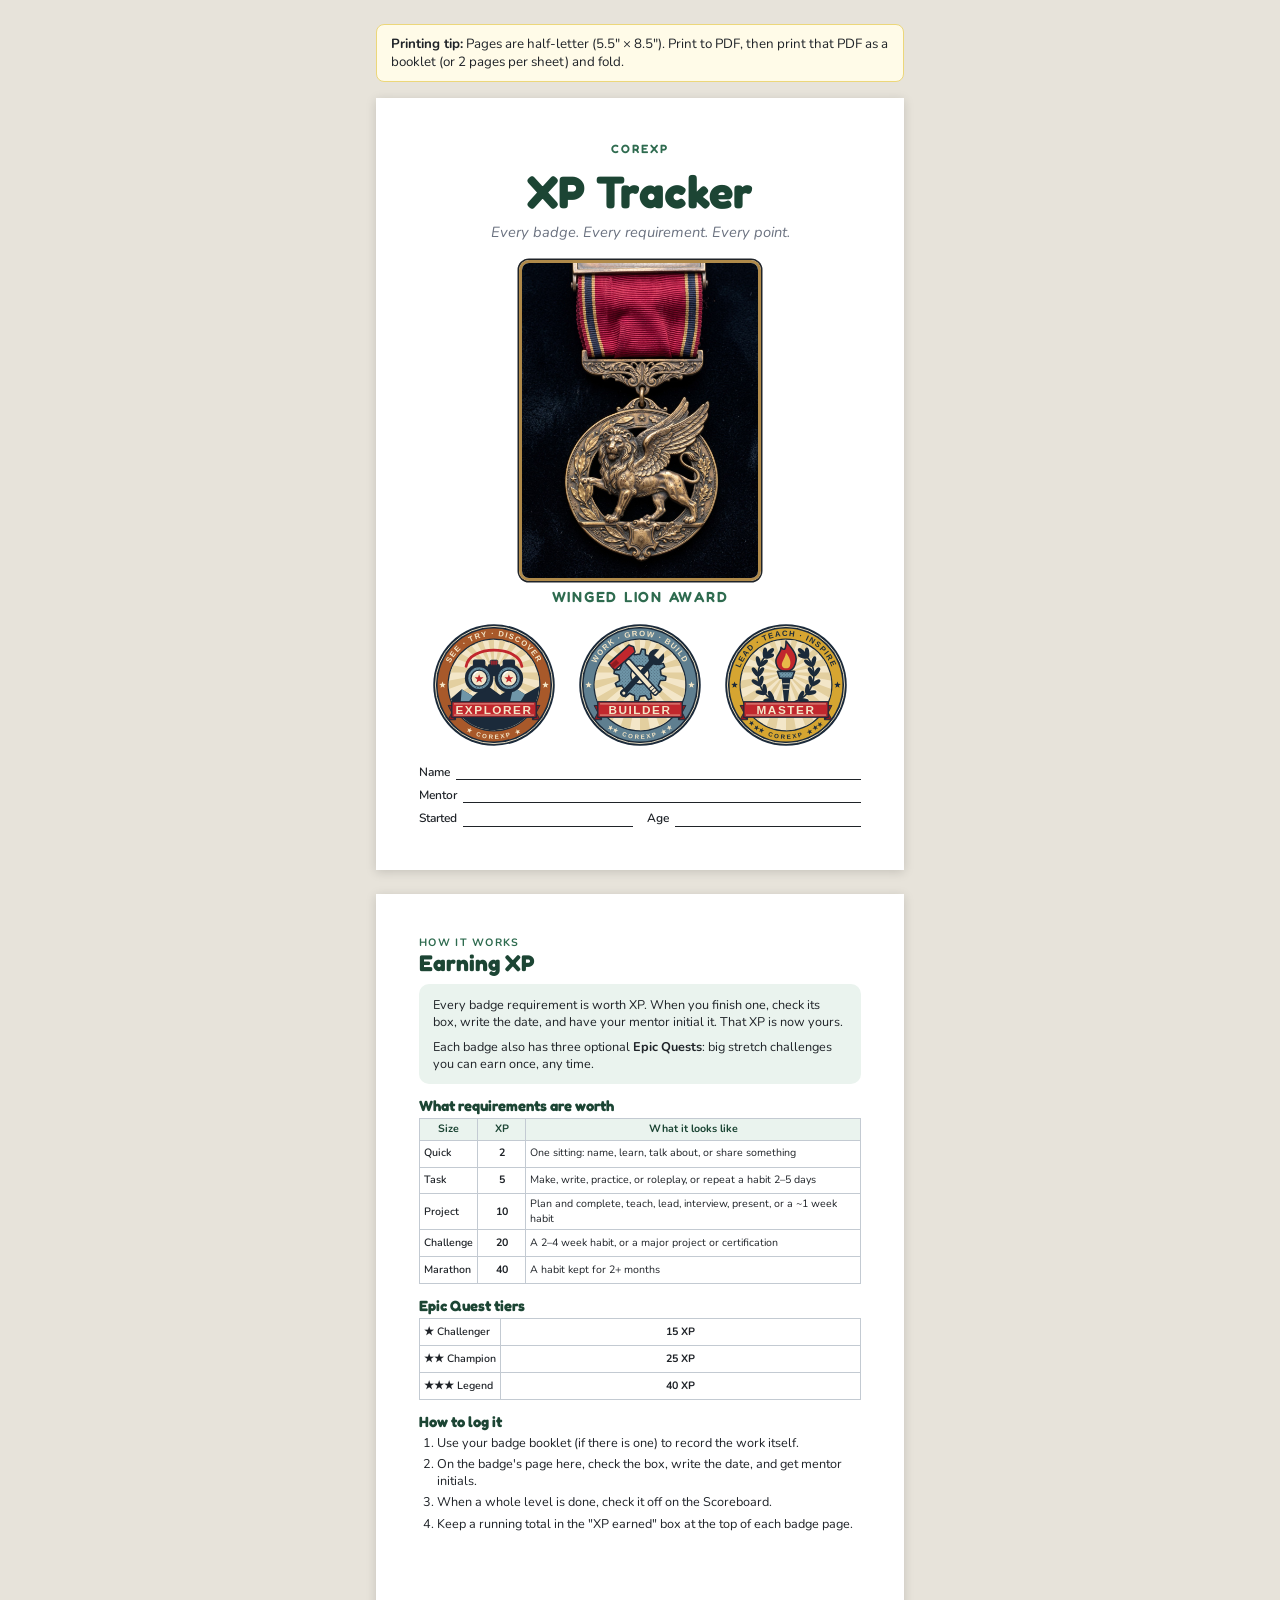
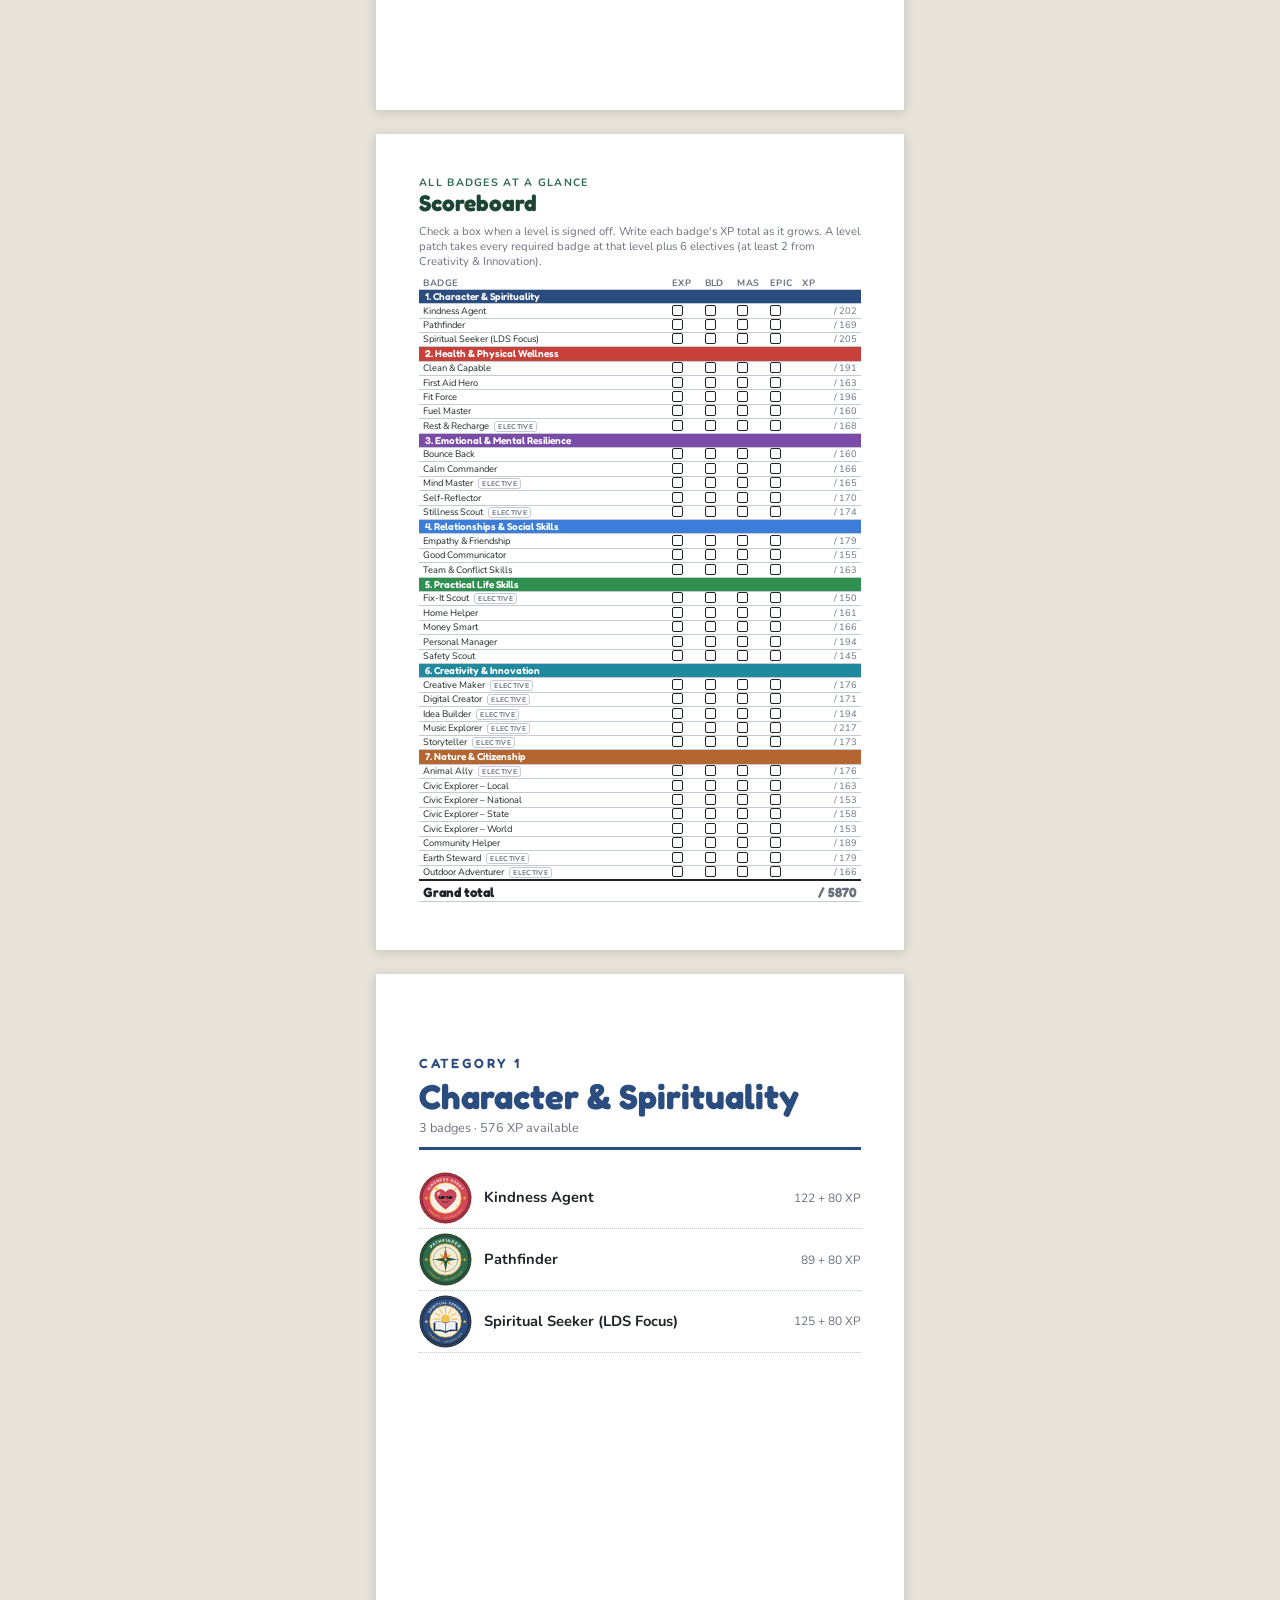
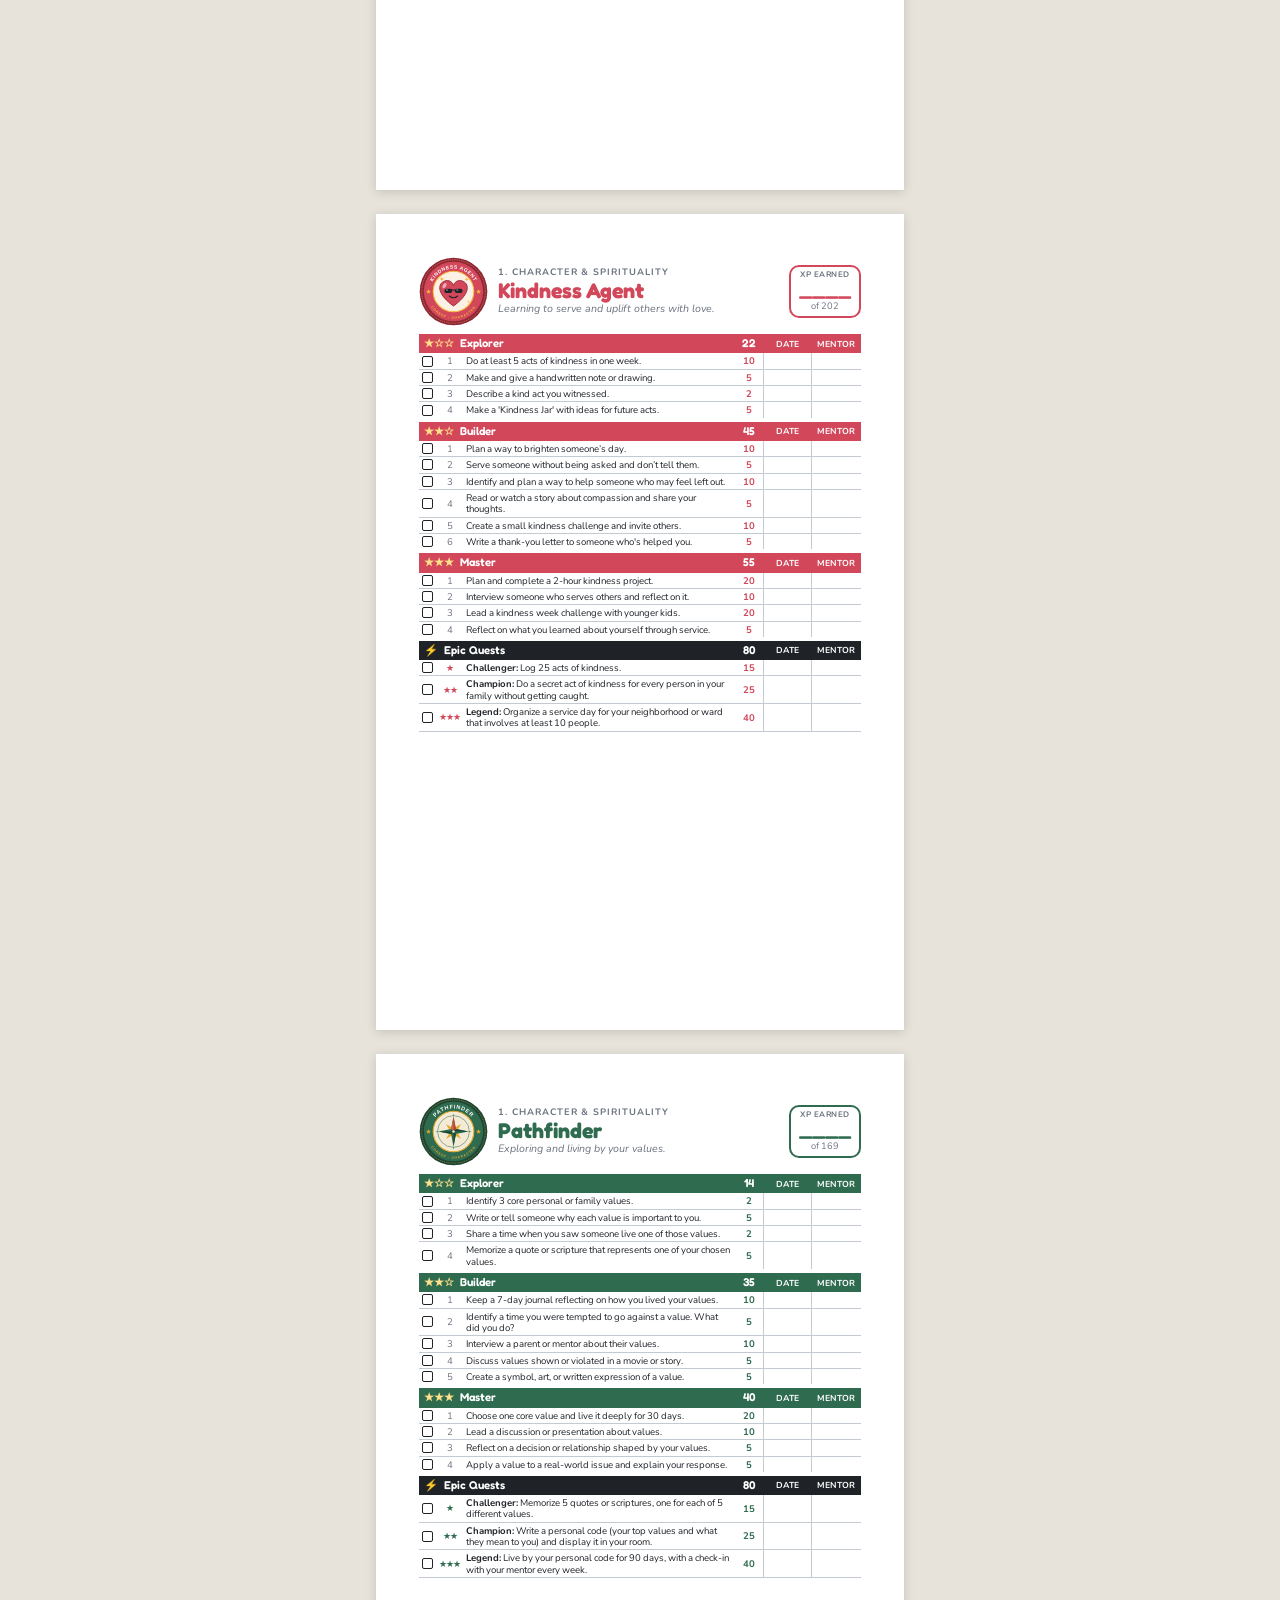
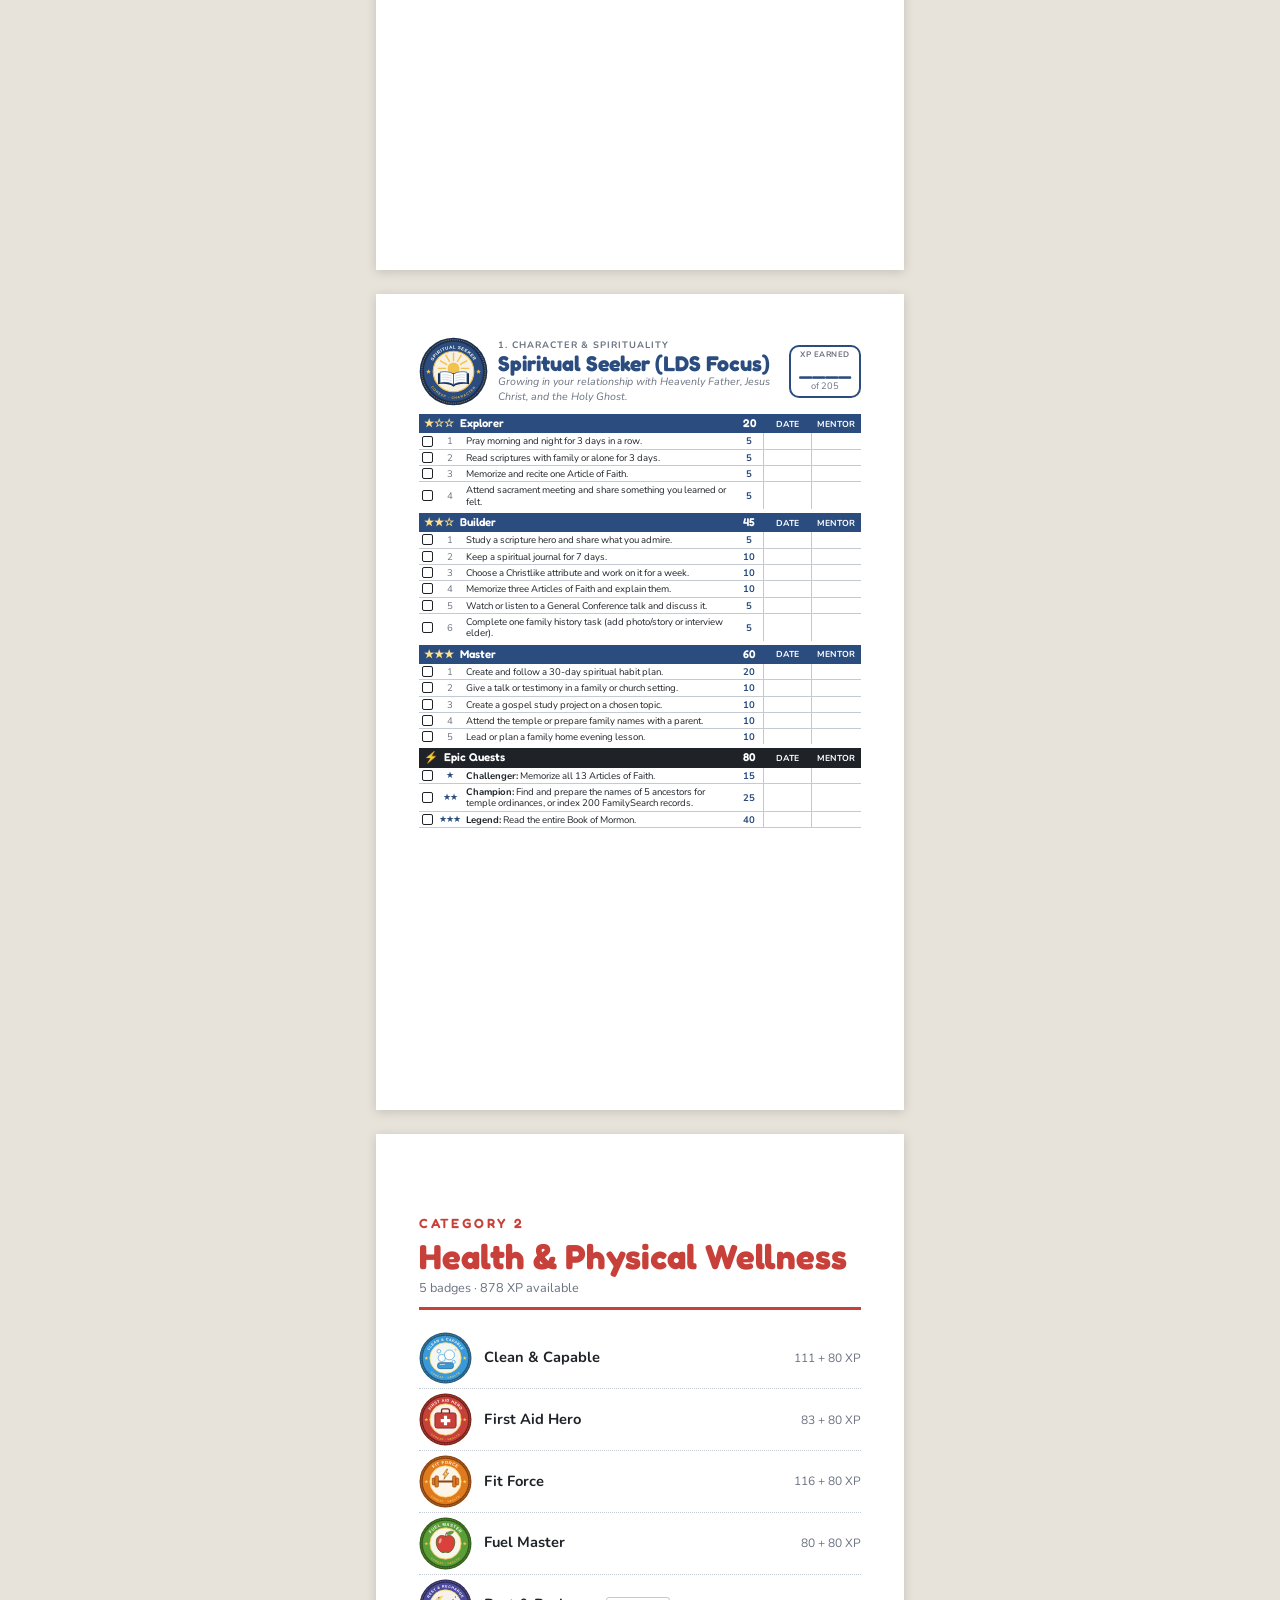
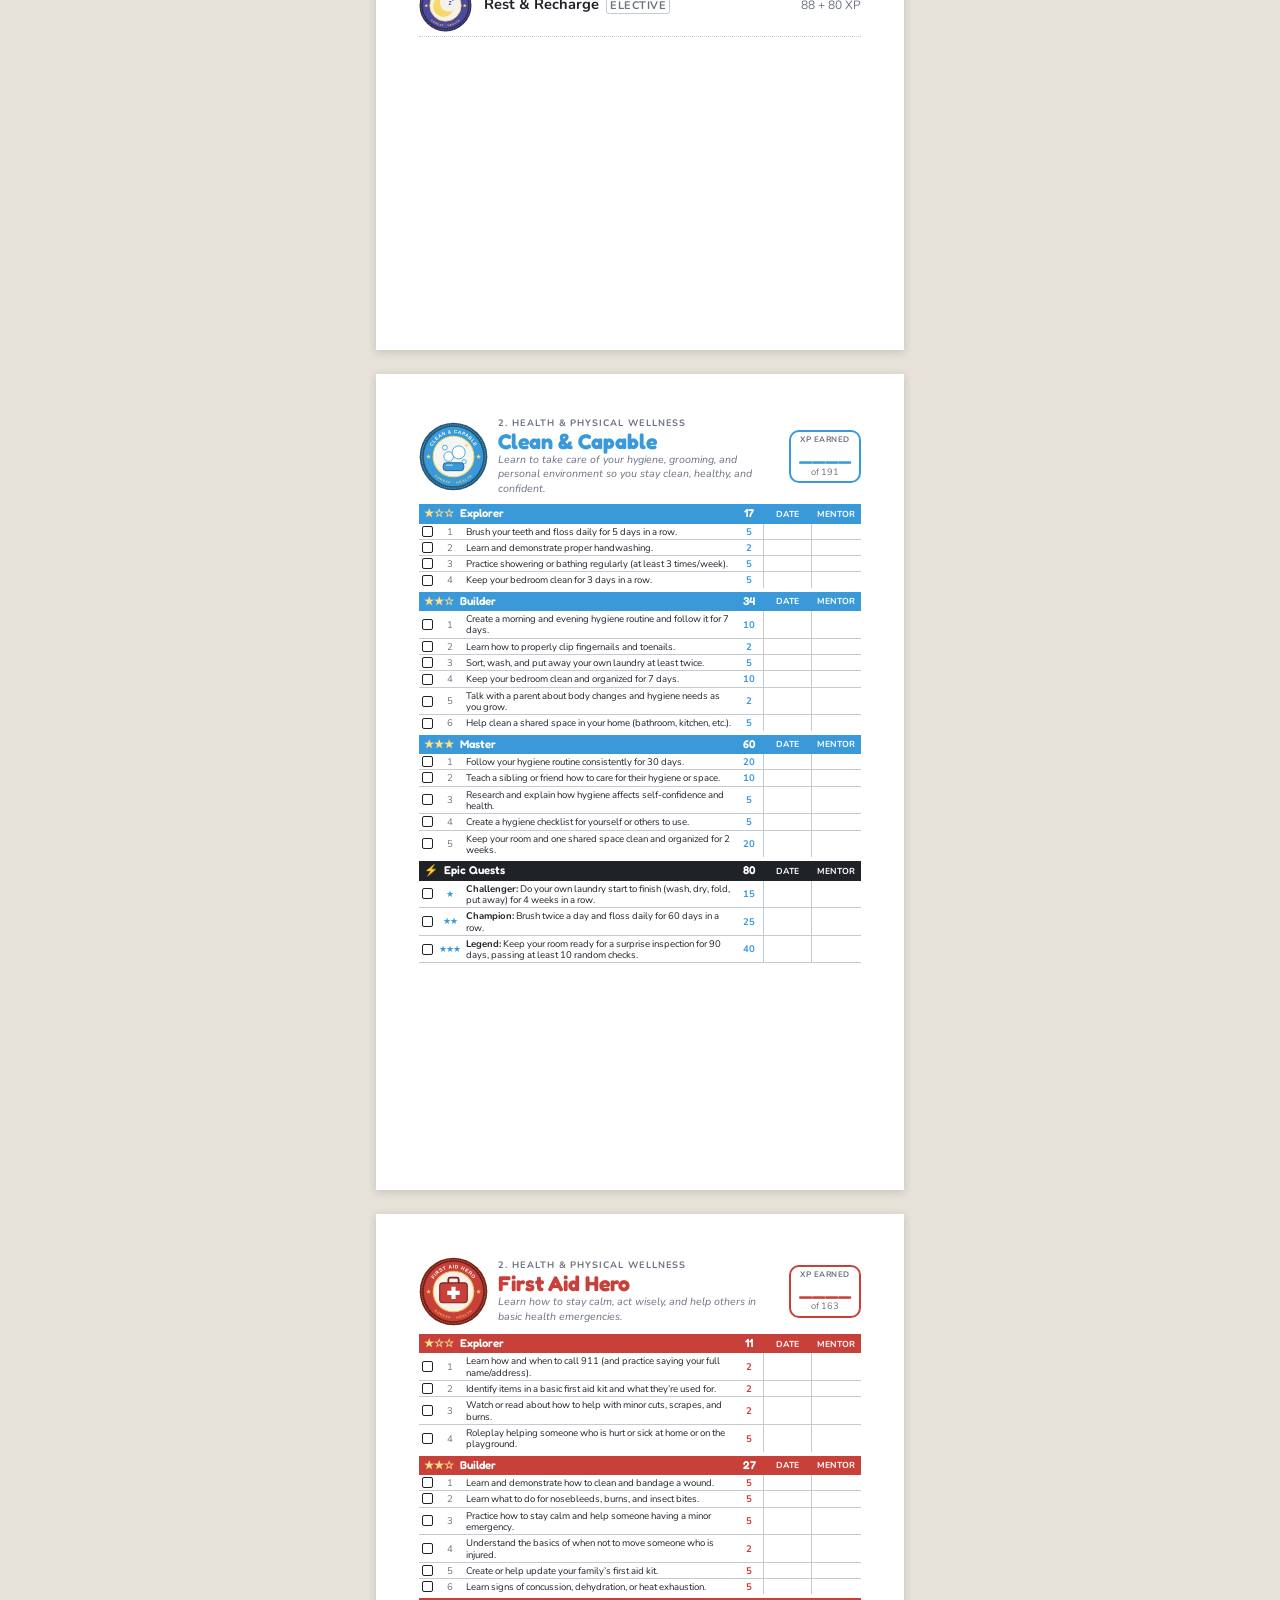
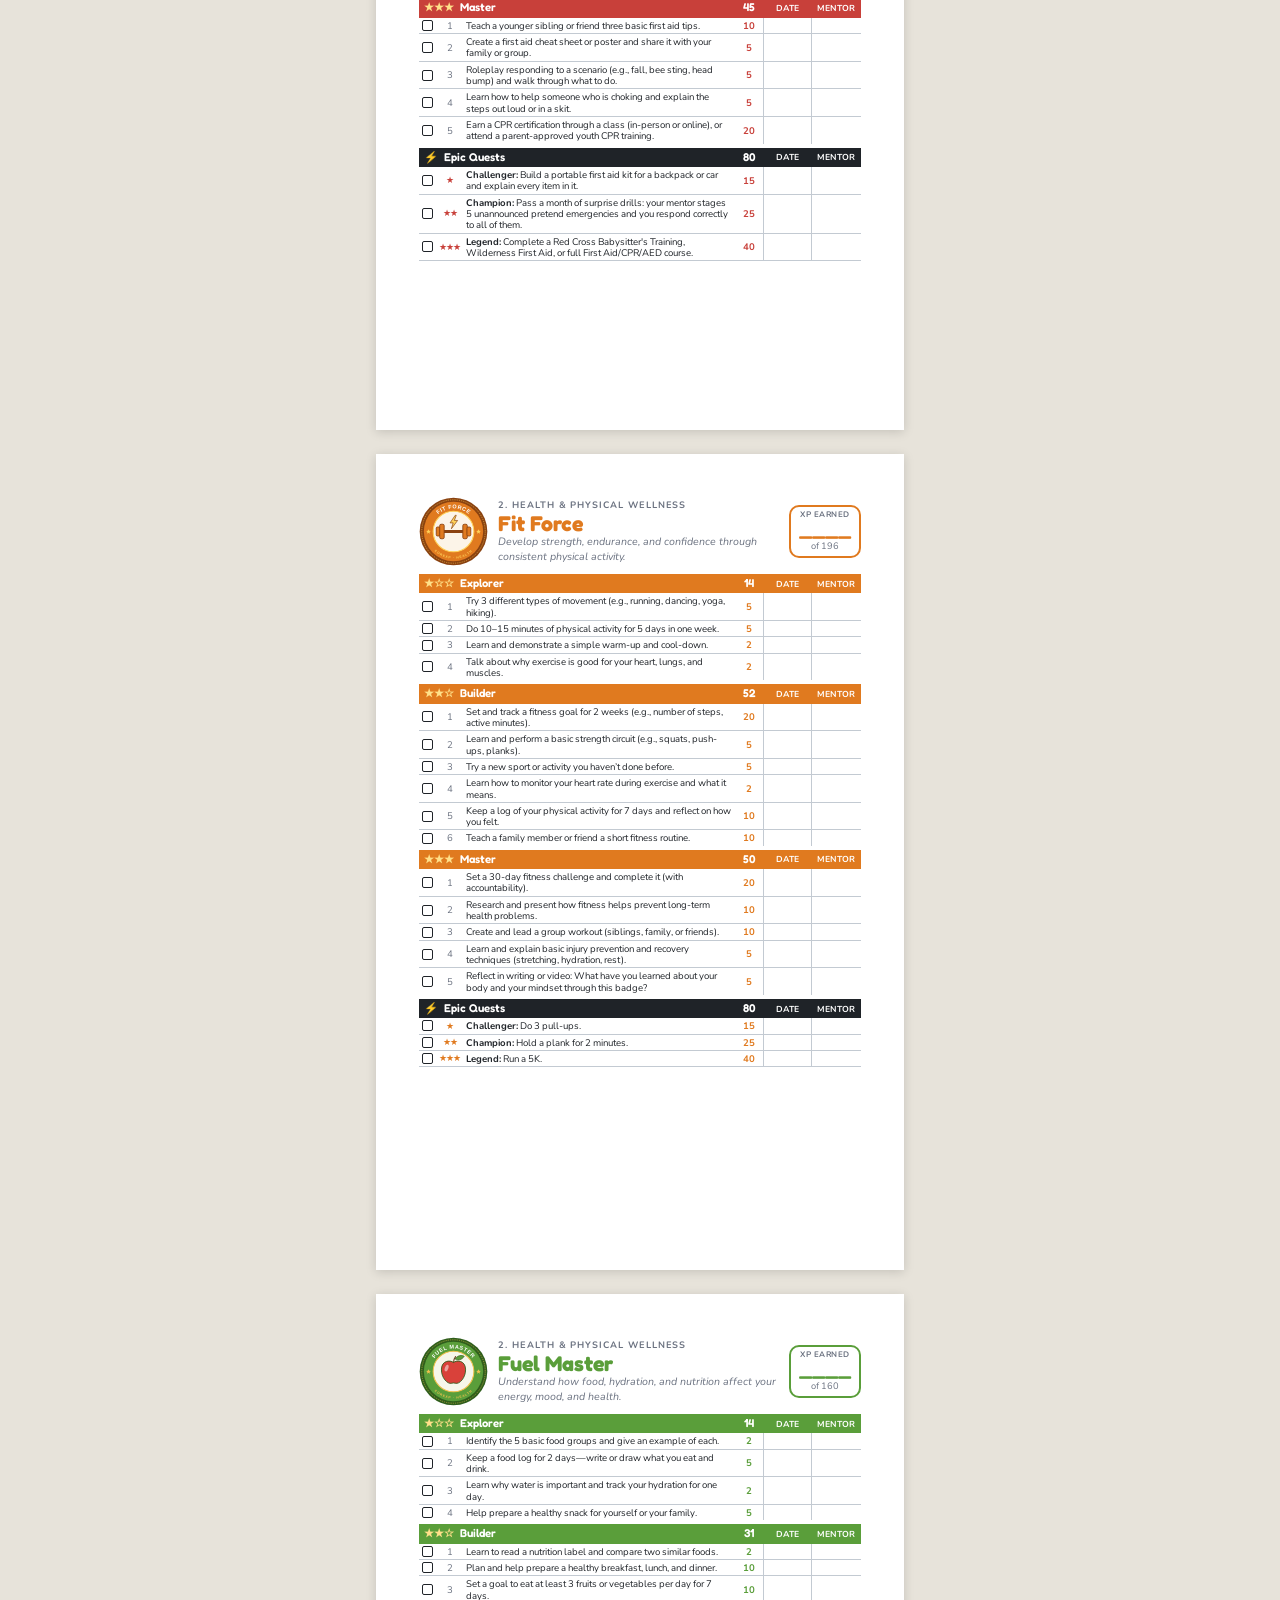
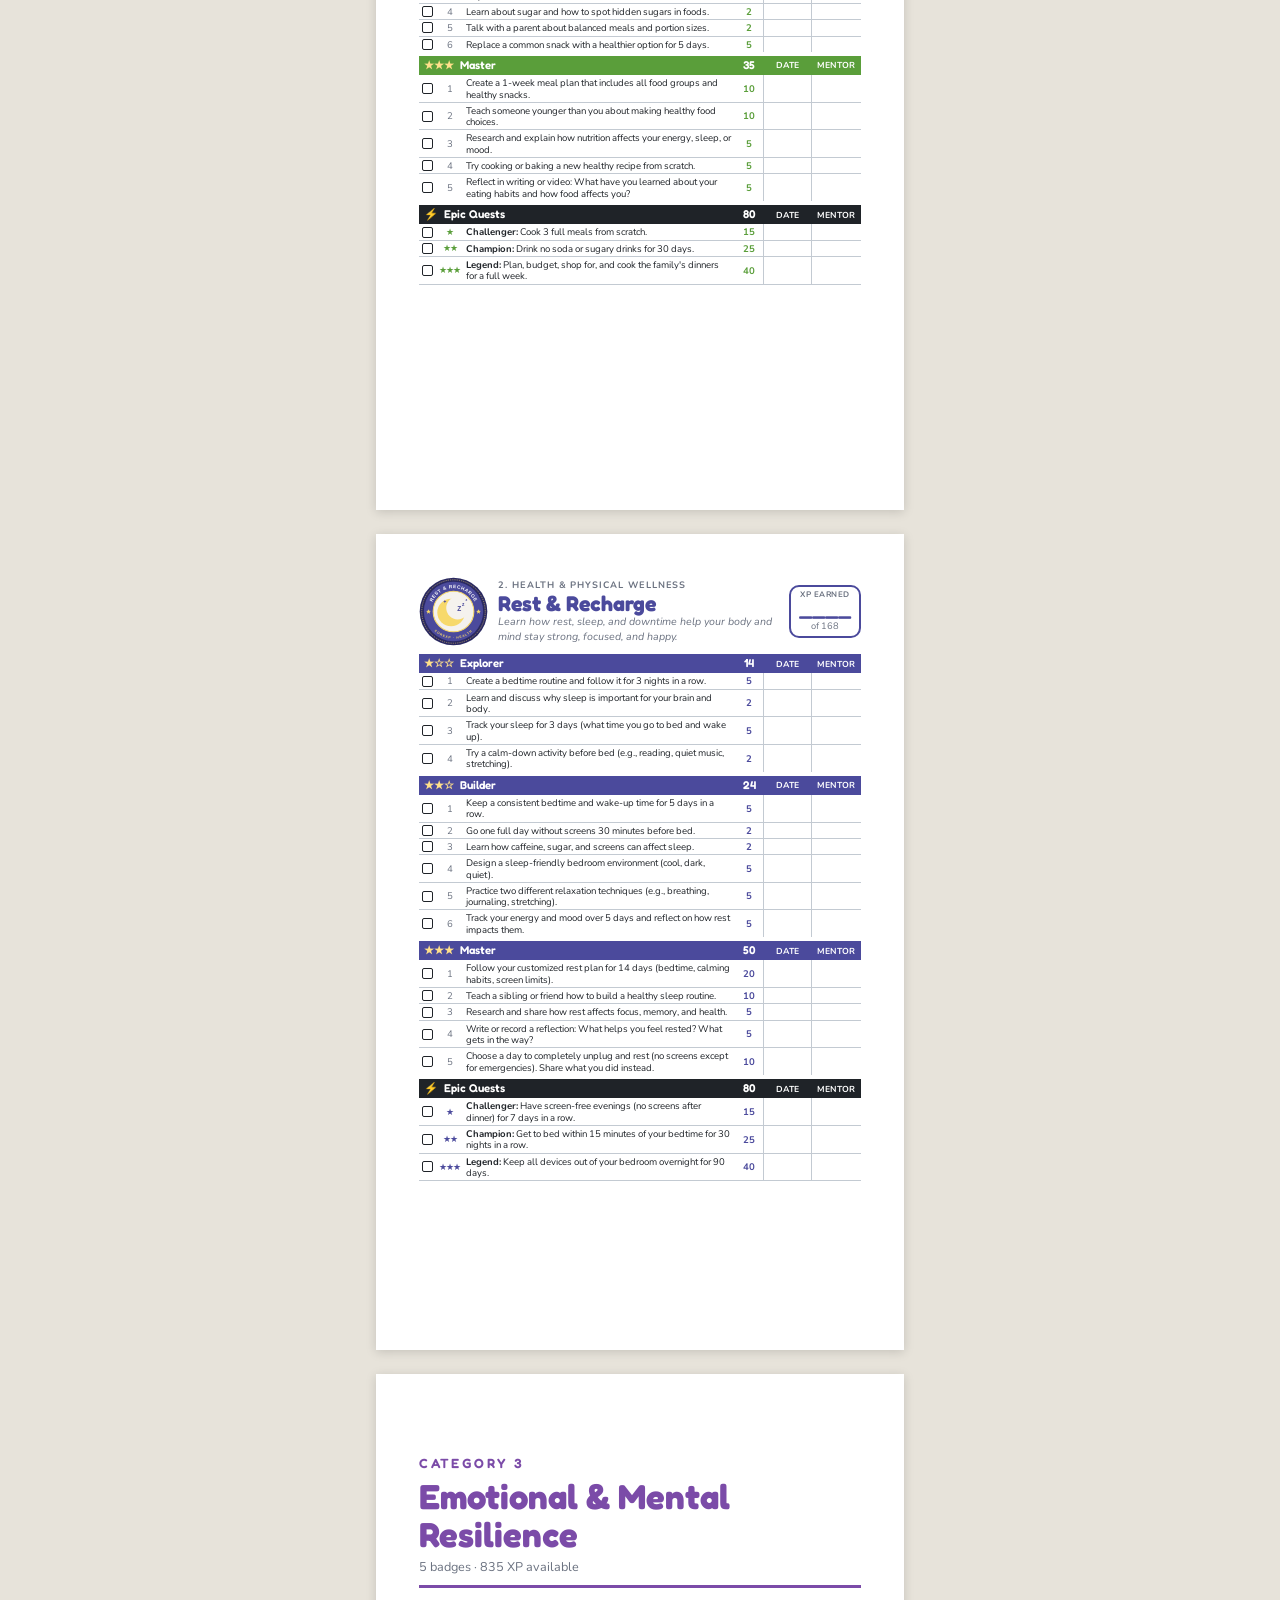
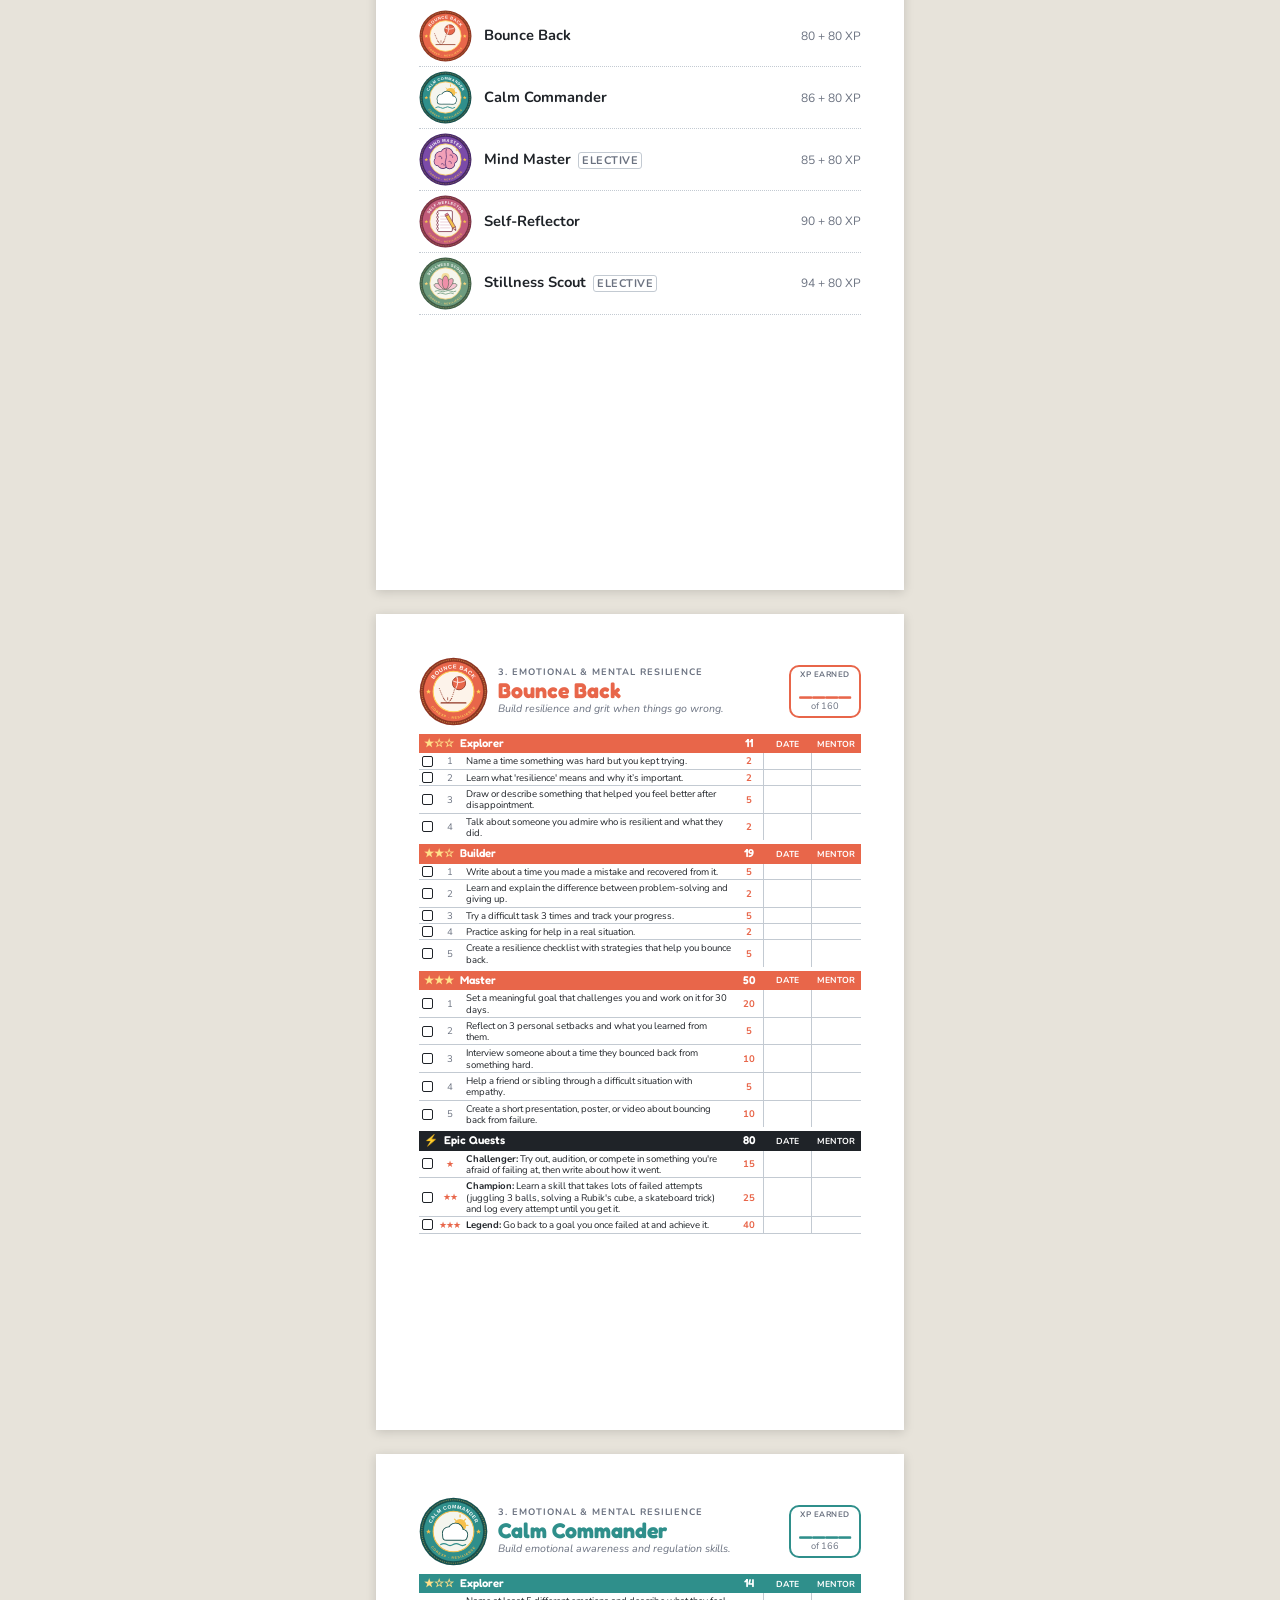
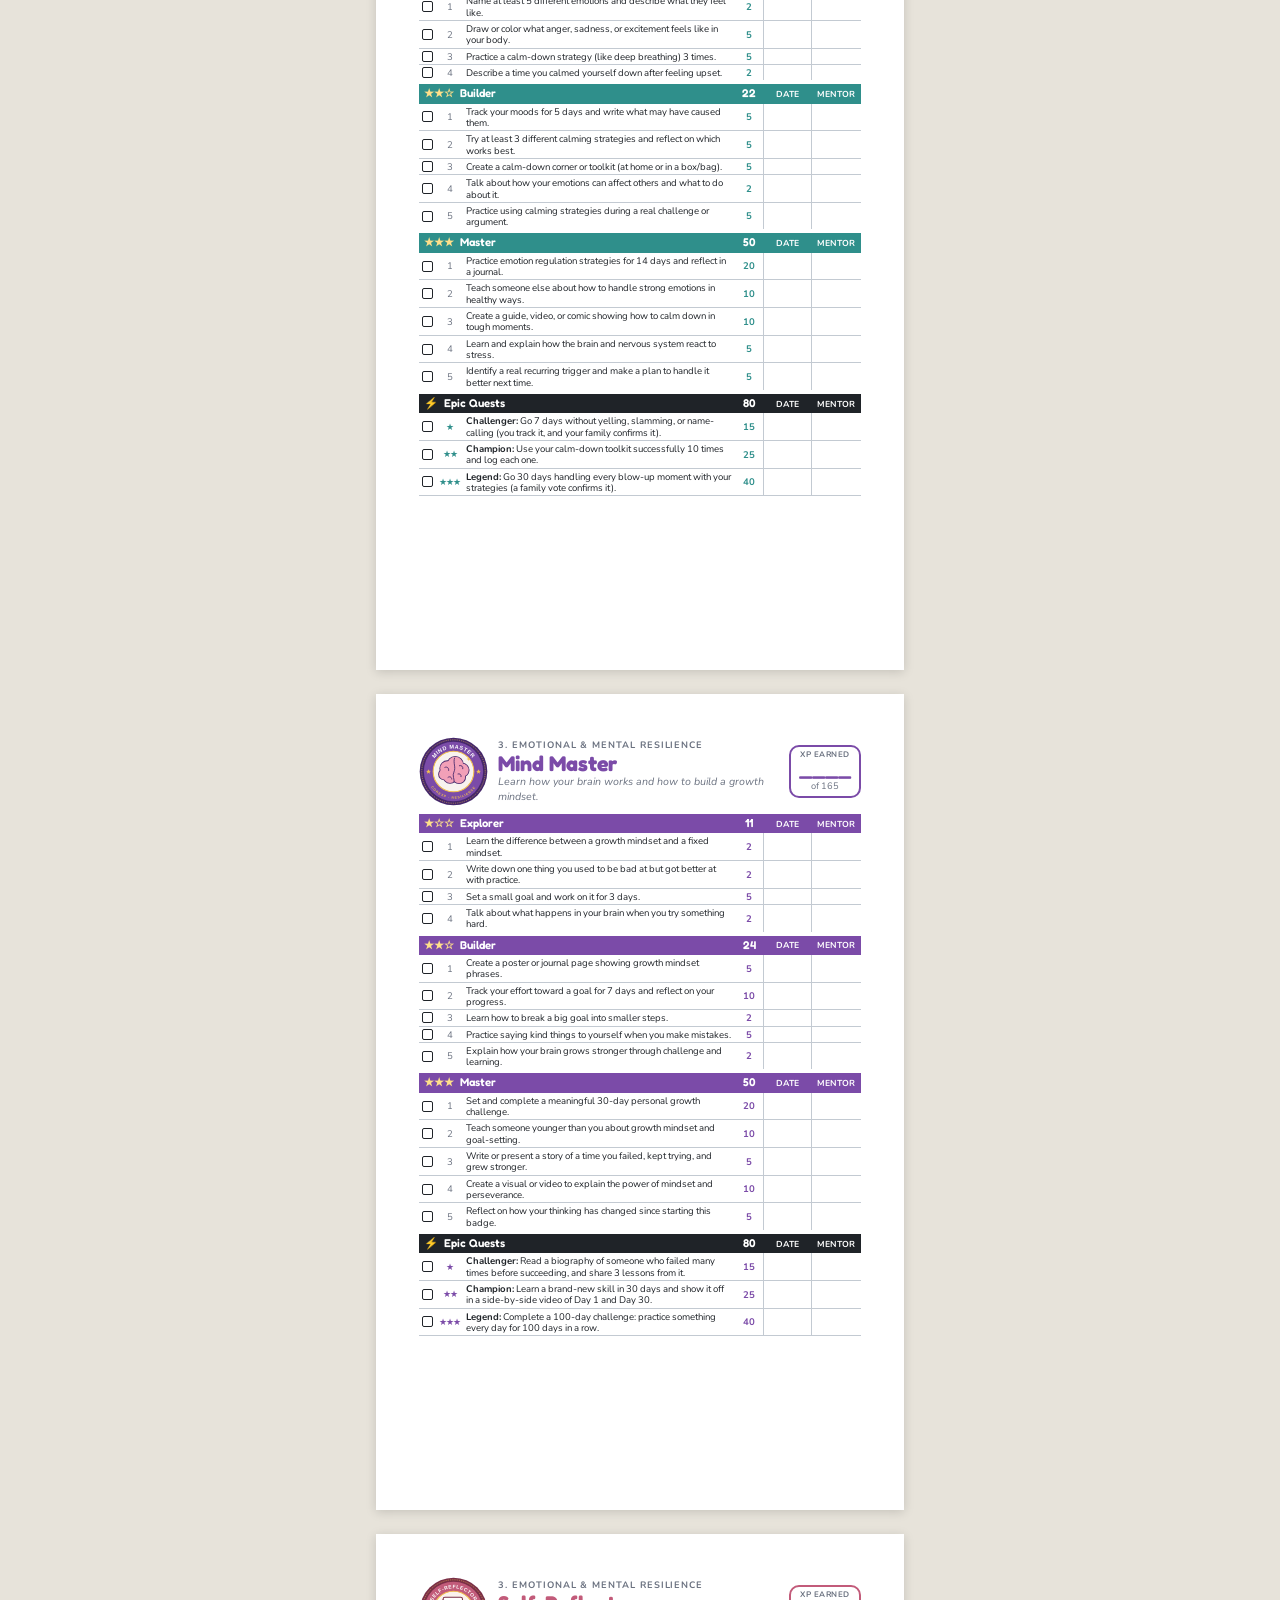
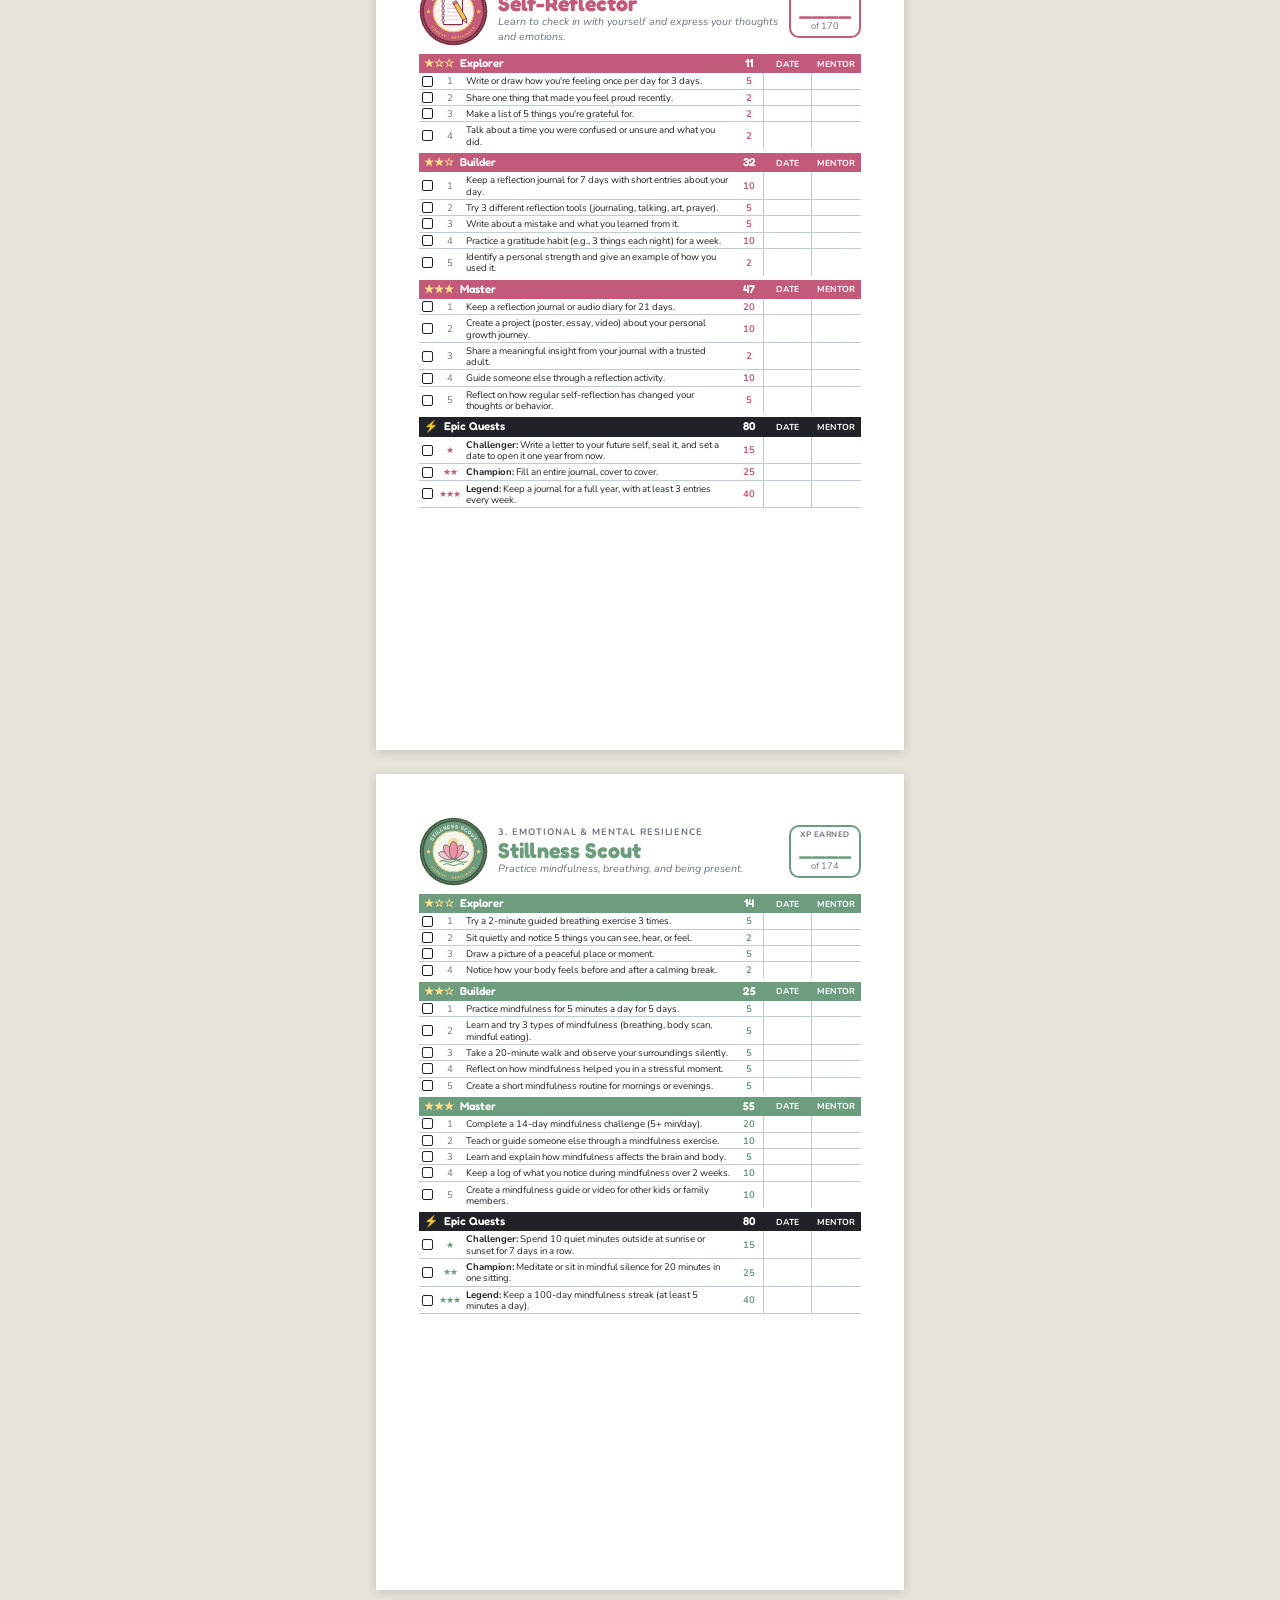
<file: XP_Tracker.html>
<!doctype html>
<html lang="en">
<head>
  <meta charset="utf-8">
  <meta name="viewport" content="width=device-width, initial-scale=1">
  <title>CoreXP XP Tracker</title>
  <!-- Generated by tools/build_xp_tracker.py from the badge markdown files. Edit those, then rebuild. -->
  <link rel="stylesheet" href="assets/booklet.css">
  <style>
  .cover h1 { font-size: 34pt; }
  .cover figure { margin: 0; }
  .cover figcaption { font-family: var(--display); font-weight: 600; text-transform: uppercase; letter-spacing: 0.12em; color: var(--main); }
  .cover .medal { margin-top: 0.18in; }
  .cover .medal img { display: block; margin: 0 auto; height: 3.35in; border-radius: 10px; border: 3px solid #b08a4a; box-shadow: 0 0 0 1.5px var(--ink); }
  .cover .medal figcaption { font-size: 11pt; margin-top: 6px; }
  .cover .patches { display: flex; justify-content: center; gap: 0.22in; margin: 0.16in 0 0.1in; }
  .cover .patches img { display: block; width: 1.3in; }

  .note { font-size: 8.5pt; color: var(--muted); }
  table.score { width: 100%; border-collapse: collapse; font-size: 7pt; line-height: 1.12; }
  table.score th, table.score td { border-bottom: 1px solid var(--rule); padding: 0.5px 4px; text-align: left; }
  table.score thead th { font-size: 7pt; text-transform: uppercase; letter-spacing: 0.05em; color: var(--muted); }
  table.score tr.cat th { background: var(--main); color: #fff; font-family: var(--display); font-weight: 600; font-size: 7.5pt; padding: 1px 6px; }
  table.score td.sq { width: 0.34in; }
  table.score td.sq::before { content: ''; display: inline-block; width: 9px; height: 9px; border: 1.2px solid var(--ink); border-radius: 2px; vertical-align: -1px; }
  table.score .earned { width: 0.65in; text-align: right; color: var(--muted); }
  table.score tfoot th { border-top: 2px solid var(--ink); font-family: var(--display); font-size: 10pt; padding-top: 4px; }

  .elective { font-family: 'Nunito', sans-serif; font-size: 0.75em; font-weight: 700; text-transform: uppercase; letter-spacing: 0.05em; color: var(--muted); border: 1px solid var(--rule); border-radius: 3px; padding: 0 3px; margin-left: 3px; }

  table.guide td:nth-child(2) { font-weight: 700; width: 0.5in; }
  table.guide td:nth-child(3) { text-align: left; }

  .cat-page { display: flex; flex-direction: column; }
  .cat-page .cat-num { font-family: var(--display); font-weight: 600; letter-spacing: 0.18em; text-transform: uppercase; color: var(--main); font-size: 10pt; margin-top: 0.4in; }
  .cat-page h1 { font-size: 26pt; color: var(--main); margin: 4px 0; }
  .cat-page .cat-total { color: var(--muted); border-bottom: 3px solid var(--main); padding-bottom: 10px; }
  .cat-list { list-style: none; padding: 0; margin: 10px 0 0; }
  .cat-list li { display: flex; align-items: center; gap: 12px; padding: 4px 0; border-bottom: 1px dotted var(--rule); font-size: 11pt; font-weight: 700; }
  .cat-list img { width: 0.55in; }
  .cat-list em { margin-left: auto; font-style: normal; font-weight: 400; font-size: 9pt; color: var(--muted); }

  .badge-head { display: flex; align-items: center; gap: 10px; margin-bottom: 8px; }
  .badge-head img { width: 0.72in; flex: none; }
  .badge-head .kicker { font-size: 7pt; font-weight: 700; letter-spacing: 0.1em; text-transform: uppercase; color: var(--muted); }
  .badge-head h2 { font-size: 16pt; color: var(--main); }
  .badge-head .tag { font-size: 8pt; font-style: italic; color: var(--muted); }

  table.xplog { width: 100%; border-collapse: collapse; font-size: 7.2pt; line-height: 1.18; }
  table.xplog col.c-chk { width: 0.17in; }
  table.xplog col.c-num { width: 0.2in; }
  table.xplog col.c-xp { width: 0.3in; }
  table.xplog col.c-date { width: 0.5in; }
  table.xplog col.c-init { width: 0.42in; }
  table.xplog td { border-bottom: 1px solid var(--rule); padding: 2px 3px; vertical-align: middle; }
  table.xplog td.date, table.xplog td.init { border-left: 1px solid var(--rule); }
  table.xplog td.num { color: var(--muted); text-align: center; }
  table.xplog td.tier { color: var(--main); font-size: 6.5pt; letter-spacing: -1px; }
  table.xplog td.xp { text-align: center; font-weight: 700; color: var(--main); }
  table.xplog td.chk::before { content: ''; display: block; width: 9px; height: 9px; border: 1.2px solid var(--ink); border-radius: 2px; }
  table.xplog tr.lvl th { background: var(--main); color: #fff; text-align: left; padding: 3px 5px; font-family: var(--display); font-weight: 600; font-size: 8.5pt; }
  table.xplog tr.lvl th.xp { text-align: center; }
  table.xplog tr.lvl th.date, table.xplog tr.lvl th.init { font-family: 'Nunito', sans-serif; font-size: 6.5pt; font-weight: 700; text-transform: uppercase; letter-spacing: 0.04em; text-align: center; }
  table.xplog tr.lvl .stars { color: #ffe08a; margin-right: 3px; }
  table.xplog tr.lvl.epic th { background: var(--ink); }
  table.xplog tr:not(.lvl) + tr.lvl th { border-top: 4px solid #fff; }

  .badge-head > div:nth-child(2) { flex: 1; }
  .earned-box { flex: none; text-align: center; border: 2px solid var(--main); border-radius: 10px; padding: 4px 8px; line-height: 1.1; }
  .earned-box span { display: block; font-size: 6pt; font-weight: 700; text-transform: uppercase; letter-spacing: 0.06em; color: var(--muted); }
  .earned-box b { display: block; font-family: var(--display); font-size: 13pt; color: var(--main); }
  .earned-box em { font-style: normal; font-size: 7pt; color: var(--muted); }
</style>
</head>
<body>
<div class="print-tip">
  <strong>Printing tip:</strong> Pages are half-letter (5.5″ × 8.5″). Print to PDF, then print that PDF as a booklet (or 2 pages per sheet) and fold.
</div>

<section class="sheet cover">
  <div class="brand">CoreXP</div>
  <h1 style="margin-top:0.1in">XP Tracker</h1>
  <p class="tagline">Every badge. Every requirement. Every point.</p>
  <figure class="medal"><img src="assets/winged-lion-medal-print.jpg" alt=""><figcaption>Winged Lion Award</figcaption></figure>
  <div class="patches"><img src="level-patches/explorer-poster.svg" alt="Explorer patch"><img src="level-patches/builder-poster.svg" alt="Builder patch"><img src="level-patches/master-poster.svg" alt="Master patch"></div>
  <div class="owner">
    <div class="field"><span>Name</span><span class="blank"></span></div>
    <div class="field"><span>Mentor</span><span class="blank"></span></div>
    <div class="cols">
      <div class="field"><span>Started</span><span class="blank"></span></div>
      <div class="field"><span>Age</span><span class="blank"></span></div>
    </div>
  </div>
</section>
<section class="sheet">
  <h2 class="page-title"><small>How it works</small>Earning XP</h2>
  <div class="why">
    <p>Every badge requirement is worth XP. When you finish one, check its box, write the date, and have your mentor initial it. That XP is now yours.</p>
    <p>Each badge also has three optional <b>Epic Quests</b>: big stretch challenges you can earn once, any time.</p>
  </div>
  <h3>What requirements are worth</h3>
  <table class="tracker guide">
    <thead><tr><th>Size</th><th>XP</th><th>What it looks like</th></tr></thead>
    <tbody>
      <tr><th>Quick</th><td>2</td><td>One sitting: name, learn, talk about, or share something</td></tr>
      <tr><th>Task</th><td>5</td><td>Make, write, practice, or roleplay, or repeat a habit 2–5 days</td></tr>
      <tr><th>Project</th><td>10</td><td>Plan and complete, teach, lead, interview, present, or a ~1 week habit</td></tr>
      <tr><th>Challenge</th><td>20</td><td>A 2–4 week habit, or a major project or certification</td></tr>
      <tr><th>Marathon</th><td>40</td><td>A habit kept for 2+ months</td></tr>
    </tbody>
  </table>
  <h3 style="margin-top:14px">Epic Quest tiers</h3>
  <table class="tracker guide">
    <tbody>
      <tr><th>★ Challenger</th><td>15 XP</td></tr>
      <tr><th>★★ Champion</th><td>25 XP</td></tr>
      <tr><th>★★★ Legend</th><td>40 XP</td></tr>
    </tbody>
  </table>
  <h3 style="margin-top:14px">How to log it</h3>
  <ol class="how">
    <li>Use your badge booklet (if there is one) to record the work itself.</li>
    <li>On the badge's page here, check the box, write the date, and get mentor initials.</li>
    <li>When a whole level is done, check it off on the Scoreboard.</li>
    <li>Keep a running total in the "XP earned" box at the top of each badge page.</li>
  </ol>
</section>
<section class="sheet scoreboard">
  <h2 class="page-title"><small>All badges at a glance</small>Scoreboard</h2>
  <p class="note">Check a box when a level is signed off. Write each badge's XP total as it grows. A level patch takes every required badge at that level plus 6 electives (at least 2 from Creativity &amp; Innovation).</p>
  <table class="score">
    <thead><tr><th>Badge</th><th>Exp</th><th>Bld</th><th>Mas</th><th>Epic</th><th>XP</th></tr></thead>
    <tr class="cat" style="--main:#2b4c7e"><th colspan="6">1. Character &amp; Spirituality</th></tr><tr><td>Kindness Agent</td><td class="sq"></td><td class="sq"></td><td class="sq"></td><td class="sq"></td><td class="earned">/ 202</td></tr><tr><td>Pathfinder</td><td class="sq"></td><td class="sq"></td><td class="sq"></td><td class="sq"></td><td class="earned">/ 169</td></tr><tr><td>Spiritual Seeker (LDS Focus)</td><td class="sq"></td><td class="sq"></td><td class="sq"></td><td class="sq"></td><td class="earned">/ 205</td></tr><tr class="cat" style="--main:#c8403a"><th colspan="6">2. Health &amp; Physical Wellness</th></tr><tr><td>Clean &amp; Capable</td><td class="sq"></td><td class="sq"></td><td class="sq"></td><td class="sq"></td><td class="earned">/ 191</td></tr><tr><td>First Aid Hero</td><td class="sq"></td><td class="sq"></td><td class="sq"></td><td class="sq"></td><td class="earned">/ 163</td></tr><tr><td>Fit Force</td><td class="sq"></td><td class="sq"></td><td class="sq"></td><td class="sq"></td><td class="earned">/ 196</td></tr><tr><td>Fuel Master</td><td class="sq"></td><td class="sq"></td><td class="sq"></td><td class="sq"></td><td class="earned">/ 160</td></tr><tr><td>Rest &amp; Recharge <span class="elective">Elective</span></td><td class="sq"></td><td class="sq"></td><td class="sq"></td><td class="sq"></td><td class="earned">/ 168</td></tr><tr class="cat" style="--main:#7b4ba8"><th colspan="6">3. Emotional &amp; Mental Resilience</th></tr><tr><td>Bounce Back</td><td class="sq"></td><td class="sq"></td><td class="sq"></td><td class="sq"></td><td class="earned">/ 160</td></tr><tr><td>Calm Commander</td><td class="sq"></td><td class="sq"></td><td class="sq"></td><td class="sq"></td><td class="earned">/ 166</td></tr><tr><td>Mind Master <span class="elective">Elective</span></td><td class="sq"></td><td class="sq"></td><td class="sq"></td><td class="sq"></td><td class="earned">/ 165</td></tr><tr><td>Self-Reflector</td><td class="sq"></td><td class="sq"></td><td class="sq"></td><td class="sq"></td><td class="earned">/ 170</td></tr><tr><td>Stillness Scout <span class="elective">Elective</span></td><td class="sq"></td><td class="sq"></td><td class="sq"></td><td class="sq"></td><td class="earned">/ 174</td></tr><tr class="cat" style="--main:#3b7dd8"><th colspan="6">4. Relationships &amp; Social Skills</th></tr><tr><td>Empathy &amp; Friendship</td><td class="sq"></td><td class="sq"></td><td class="sq"></td><td class="sq"></td><td class="earned">/ 179</td></tr><tr><td>Good Communicator</td><td class="sq"></td><td class="sq"></td><td class="sq"></td><td class="sq"></td><td class="earned">/ 155</td></tr><tr><td>Team &amp; Conflict Skills</td><td class="sq"></td><td class="sq"></td><td class="sq"></td><td class="sq"></td><td class="earned">/ 163</td></tr><tr class="cat" style="--main:#2f8f4e"><th colspan="6">5. Practical Life Skills</th></tr><tr><td>Fix-It Scout <span class="elective">Elective</span></td><td class="sq"></td><td class="sq"></td><td class="sq"></td><td class="sq"></td><td class="earned">/ 150</td></tr><tr><td>Home Helper</td><td class="sq"></td><td class="sq"></td><td class="sq"></td><td class="sq"></td><td class="earned">/ 161</td></tr><tr><td>Money Smart</td><td class="sq"></td><td class="sq"></td><td class="sq"></td><td class="sq"></td><td class="earned">/ 166</td></tr><tr><td>Personal Manager</td><td class="sq"></td><td class="sq"></td><td class="sq"></td><td class="sq"></td><td class="earned">/ 194</td></tr><tr><td>Safety Scout</td><td class="sq"></td><td class="sq"></td><td class="sq"></td><td class="sq"></td><td class="earned">/ 145</td></tr><tr class="cat" style="--main:#1f8a9e"><th colspan="6">6. Creativity &amp; Innovation</th></tr><tr><td>Creative Maker <span class="elective">Elective</span></td><td class="sq"></td><td class="sq"></td><td class="sq"></td><td class="sq"></td><td class="earned">/ 176</td></tr><tr><td>Digital Creator <span class="elective">Elective</span></td><td class="sq"></td><td class="sq"></td><td class="sq"></td><td class="sq"></td><td class="earned">/ 171</td></tr><tr><td>Idea Builder <span class="elective">Elective</span></td><td class="sq"></td><td class="sq"></td><td class="sq"></td><td class="sq"></td><td class="earned">/ 194</td></tr><tr><td>Music Explorer <span class="elective">Elective</span></td><td class="sq"></td><td class="sq"></td><td class="sq"></td><td class="sq"></td><td class="earned">/ 217</td></tr><tr><td>Storyteller <span class="elective">Elective</span></td><td class="sq"></td><td class="sq"></td><td class="sq"></td><td class="sq"></td><td class="earned">/ 173</td></tr><tr class="cat" style="--main:#b5652f"><th colspan="6">7. Nature &amp; Citizenship</th></tr><tr><td>Animal Ally <span class="elective">Elective</span></td><td class="sq"></td><td class="sq"></td><td class="sq"></td><td class="sq"></td><td class="earned">/ 176</td></tr><tr><td>Civic Explorer – Local</td><td class="sq"></td><td class="sq"></td><td class="sq"></td><td class="sq"></td><td class="earned">/ 163</td></tr><tr><td>Civic Explorer – National</td><td class="sq"></td><td class="sq"></td><td class="sq"></td><td class="sq"></td><td class="earned">/ 153</td></tr><tr><td>Civic Explorer – State</td><td class="sq"></td><td class="sq"></td><td class="sq"></td><td class="sq"></td><td class="earned">/ 158</td></tr><tr><td>Civic Explorer – World</td><td class="sq"></td><td class="sq"></td><td class="sq"></td><td class="sq"></td><td class="earned">/ 153</td></tr><tr><td>Community Helper</td><td class="sq"></td><td class="sq"></td><td class="sq"></td><td class="sq"></td><td class="earned">/ 189</td></tr><tr><td>Earth Steward <span class="elective">Elective</span></td><td class="sq"></td><td class="sq"></td><td class="sq"></td><td class="sq"></td><td class="earned">/ 179</td></tr><tr><td>Outdoor Adventurer <span class="elective">Elective</span></td><td class="sq"></td><td class="sq"></td><td class="sq"></td><td class="sq"></td><td class="earned">/ 166</td></tr>
    <tfoot><tr><th colspan="5">Grand total</th><th class="earned">/ 5870</th></tr></tfoot>
  </table>
</section>
<section class="sheet cat-page" style="--main:#2b4c7e;--dark:#2b4c7e">
  <div class="cat-num">Category 1</div>
  <h1>Character &amp; Spirituality</h1>
  <p class="cat-total">3 badges · 576 XP available</p>
  <ul class="cat-list"><li><img src="1.%20Character%20%26%20Spirituality/badges/Kindness%20Agent/logo.svg" alt=""><span>Kindness Agent</span><em>122 + 80 XP</em></li><li><img src="1.%20Character%20%26%20Spirituality/badges/Pathfinder/logo.svg" alt=""><span>Pathfinder</span><em>89 + 80 XP</em></li><li><img src="1.%20Character%20%26%20Spirituality/badges/Spiritual%20Seeker/logo.svg" alt=""><span>Spiritual Seeker (LDS Focus)</span><em>125 + 80 XP</em></li></ul>
</section>
<section class="sheet badge-page" style="--main:#d2475a;--dark:#d2475a">
  <header class="badge-head">
    <img src="1.%20Character%20%26%20Spirituality/badges/Kindness%20Agent/logo.svg" alt="">
    <div>
      <div class="kicker">1. Character &amp; Spirituality</div>
      <h2>Kindness Agent</h2>
      <div class="tag">Learning to serve and uplift others with love.</div>
    </div>
    <div class="earned-box"><span>XP earned</span><b>____</b><em>of 202</em></div>
  </header>
  <table class="xplog">
    <colgroup><col class="c-chk"><col class="c-num"><col><col class="c-xp"><col class="c-date"><col class="c-init"></colgroup>
    <tr class="lvl"><th colspan="3"><span class="stars">★☆☆</span> Explorer</th><th class="xp">22</th><th class="date">Date</th><th class="init">Mentor</th></tr><tr><td class="chk"></td><td class="num">1</td><td>Do at least 5 acts of kindness in one week.</td><td class="xp">10</td><td class="date"></td><td class="init"></td></tr><tr><td class="chk"></td><td class="num">2</td><td>Make and give a handwritten note or drawing.</td><td class="xp">5</td><td class="date"></td><td class="init"></td></tr><tr><td class="chk"></td><td class="num">3</td><td>Describe a kind act you witnessed.</td><td class="xp">2</td><td class="date"></td><td class="init"></td></tr><tr><td class="chk"></td><td class="num">4</td><td>Make a &#x27;Kindness Jar&#x27; with ideas for future acts.</td><td class="xp">5</td><td class="date"></td><td class="init"></td></tr><tr class="lvl"><th colspan="3"><span class="stars">★★☆</span> Builder</th><th class="xp">45</th><th class="date">Date</th><th class="init">Mentor</th></tr><tr><td class="chk"></td><td class="num">1</td><td>Plan a way to brighten someone’s day.</td><td class="xp">10</td><td class="date"></td><td class="init"></td></tr><tr><td class="chk"></td><td class="num">2</td><td>Serve someone without being asked and don’t tell them.</td><td class="xp">5</td><td class="date"></td><td class="init"></td></tr><tr><td class="chk"></td><td class="num">3</td><td>Identify and plan a way to help someone who may feel left out.</td><td class="xp">10</td><td class="date"></td><td class="init"></td></tr><tr><td class="chk"></td><td class="num">4</td><td>Read or watch a story about compassion and share your thoughts.</td><td class="xp">5</td><td class="date"></td><td class="init"></td></tr><tr><td class="chk"></td><td class="num">5</td><td>Create a small kindness challenge and invite others.</td><td class="xp">10</td><td class="date"></td><td class="init"></td></tr><tr><td class="chk"></td><td class="num">6</td><td>Write a thank-you letter to someone who&#x27;s helped you.</td><td class="xp">5</td><td class="date"></td><td class="init"></td></tr><tr class="lvl"><th colspan="3"><span class="stars">★★★</span> Master</th><th class="xp">55</th><th class="date">Date</th><th class="init">Mentor</th></tr><tr><td class="chk"></td><td class="num">1</td><td>Plan and complete a 2-hour kindness project.</td><td class="xp">20</td><td class="date"></td><td class="init"></td></tr><tr><td class="chk"></td><td class="num">2</td><td>Interview someone who serves others and reflect on it.</td><td class="xp">10</td><td class="date"></td><td class="init"></td></tr><tr><td class="chk"></td><td class="num">3</td><td>Lead a kindness week challenge with younger kids.</td><td class="xp">20</td><td class="date"></td><td class="init"></td></tr><tr><td class="chk"></td><td class="num">4</td><td>Reflect on what you learned about yourself through service.</td><td class="xp">5</td><td class="date"></td><td class="init"></td></tr><tr class="lvl epic"><th colspan="3"><span class="stars">⚡</span> Epic Quests</th><th class="xp">80</th><th class="date">Date</th><th class="init">Mentor</th></tr><tr><td class="chk"></td><td class="num tier">★</td><td><b>Challenger:</b> Log 25 acts of kindness.</td><td class="xp">15</td><td class="date"></td><td class="init"></td></tr><tr><td class="chk"></td><td class="num tier">★★</td><td><b>Champion:</b> Do a secret act of kindness for every person in your family without getting caught.</td><td class="xp">25</td><td class="date"></td><td class="init"></td></tr><tr><td class="chk"></td><td class="num tier">★★★</td><td><b>Legend:</b> Organize a service day for your neighborhood or ward that involves at least 10 people.</td><td class="xp">40</td><td class="date"></td><td class="init"></td></tr>
  </table>
</section>
<section class="sheet badge-page" style="--main:#2e6b4f;--dark:#2e6b4f">
  <header class="badge-head">
    <img src="1.%20Character%20%26%20Spirituality/badges/Pathfinder/logo.svg" alt="">
    <div>
      <div class="kicker">1. Character &amp; Spirituality</div>
      <h2>Pathfinder</h2>
      <div class="tag">Exploring and living by your values.</div>
    </div>
    <div class="earned-box"><span>XP earned</span><b>____</b><em>of 169</em></div>
  </header>
  <table class="xplog">
    <colgroup><col class="c-chk"><col class="c-num"><col><col class="c-xp"><col class="c-date"><col class="c-init"></colgroup>
    <tr class="lvl"><th colspan="3"><span class="stars">★☆☆</span> Explorer</th><th class="xp">14</th><th class="date">Date</th><th class="init">Mentor</th></tr><tr><td class="chk"></td><td class="num">1</td><td>Identify 3 core personal or family values.</td><td class="xp">2</td><td class="date"></td><td class="init"></td></tr><tr><td class="chk"></td><td class="num">2</td><td>Write or tell someone why each value is important to you.</td><td class="xp">5</td><td class="date"></td><td class="init"></td></tr><tr><td class="chk"></td><td class="num">3</td><td>Share a time when you saw someone live one of those values.</td><td class="xp">2</td><td class="date"></td><td class="init"></td></tr><tr><td class="chk"></td><td class="num">4</td><td>Memorize a quote or scripture that represents one of your chosen values.</td><td class="xp">5</td><td class="date"></td><td class="init"></td></tr><tr class="lvl"><th colspan="3"><span class="stars">★★☆</span> Builder</th><th class="xp">35</th><th class="date">Date</th><th class="init">Mentor</th></tr><tr><td class="chk"></td><td class="num">1</td><td>Keep a 7-day journal reflecting on how you lived your values.</td><td class="xp">10</td><td class="date"></td><td class="init"></td></tr><tr><td class="chk"></td><td class="num">2</td><td>Identify a time you were tempted to go against a value. What did you do?</td><td class="xp">5</td><td class="date"></td><td class="init"></td></tr><tr><td class="chk"></td><td class="num">3</td><td>Interview a parent or mentor about their values.</td><td class="xp">10</td><td class="date"></td><td class="init"></td></tr><tr><td class="chk"></td><td class="num">4</td><td>Discuss values shown or violated in a movie or story.</td><td class="xp">5</td><td class="date"></td><td class="init"></td></tr><tr><td class="chk"></td><td class="num">5</td><td>Create a symbol, art, or written expression of a value.</td><td class="xp">5</td><td class="date"></td><td class="init"></td></tr><tr class="lvl"><th colspan="3"><span class="stars">★★★</span> Master</th><th class="xp">40</th><th class="date">Date</th><th class="init">Mentor</th></tr><tr><td class="chk"></td><td class="num">1</td><td>Choose one core value and live it deeply for 30 days.</td><td class="xp">20</td><td class="date"></td><td class="init"></td></tr><tr><td class="chk"></td><td class="num">2</td><td>Lead a discussion or presentation about values.</td><td class="xp">10</td><td class="date"></td><td class="init"></td></tr><tr><td class="chk"></td><td class="num">3</td><td>Reflect on a decision or relationship shaped by your values.</td><td class="xp">5</td><td class="date"></td><td class="init"></td></tr><tr><td class="chk"></td><td class="num">4</td><td>Apply a value to a real-world issue and explain your response.</td><td class="xp">5</td><td class="date"></td><td class="init"></td></tr><tr class="lvl epic"><th colspan="3"><span class="stars">⚡</span> Epic Quests</th><th class="xp">80</th><th class="date">Date</th><th class="init">Mentor</th></tr><tr><td class="chk"></td><td class="num tier">★</td><td><b>Challenger:</b> Memorize 5 quotes or scriptures, one for each of 5 different values.</td><td class="xp">15</td><td class="date"></td><td class="init"></td></tr><tr><td class="chk"></td><td class="num tier">★★</td><td><b>Champion:</b> Write a personal code (your top values and what they mean to you) and display it in your room.</td><td class="xp">25</td><td class="date"></td><td class="init"></td></tr><tr><td class="chk"></td><td class="num tier">★★★</td><td><b>Legend:</b> Live by your personal code for 90 days, with a check-in with your mentor every week.</td><td class="xp">40</td><td class="date"></td><td class="init"></td></tr>
  </table>
</section>
<section class="sheet badge-page" style="--main:#2b4c7e;--dark:#2b4c7e">
  <header class="badge-head">
    <img src="1.%20Character%20%26%20Spirituality/badges/Spiritual%20Seeker/logo.svg" alt="">
    <div>
      <div class="kicker">1. Character &amp; Spirituality</div>
      <h2>Spiritual Seeker (LDS Focus)</h2>
      <div class="tag">Growing in your relationship with Heavenly Father, Jesus Christ, and the Holy Ghost.</div>
    </div>
    <div class="earned-box"><span>XP earned</span><b>____</b><em>of 205</em></div>
  </header>
  <table class="xplog">
    <colgroup><col class="c-chk"><col class="c-num"><col><col class="c-xp"><col class="c-date"><col class="c-init"></colgroup>
    <tr class="lvl"><th colspan="3"><span class="stars">★☆☆</span> Explorer</th><th class="xp">20</th><th class="date">Date</th><th class="init">Mentor</th></tr><tr><td class="chk"></td><td class="num">1</td><td>Pray morning and night for 3 days in a row.</td><td class="xp">5</td><td class="date"></td><td class="init"></td></tr><tr><td class="chk"></td><td class="num">2</td><td>Read scriptures with family or alone for 3 days.</td><td class="xp">5</td><td class="date"></td><td class="init"></td></tr><tr><td class="chk"></td><td class="num">3</td><td>Memorize and recite one Article of Faith.</td><td class="xp">5</td><td class="date"></td><td class="init"></td></tr><tr><td class="chk"></td><td class="num">4</td><td>Attend sacrament meeting and share something you learned or felt.</td><td class="xp">5</td><td class="date"></td><td class="init"></td></tr><tr class="lvl"><th colspan="3"><span class="stars">★★☆</span> Builder</th><th class="xp">45</th><th class="date">Date</th><th class="init">Mentor</th></tr><tr><td class="chk"></td><td class="num">1</td><td>Study a scripture hero and share what you admire.</td><td class="xp">5</td><td class="date"></td><td class="init"></td></tr><tr><td class="chk"></td><td class="num">2</td><td>Keep a spiritual journal for 7 days.</td><td class="xp">10</td><td class="date"></td><td class="init"></td></tr><tr><td class="chk"></td><td class="num">3</td><td>Choose a Christlike attribute and work on it for a week.</td><td class="xp">10</td><td class="date"></td><td class="init"></td></tr><tr><td class="chk"></td><td class="num">4</td><td>Memorize three Articles of Faith and explain them.</td><td class="xp">10</td><td class="date"></td><td class="init"></td></tr><tr><td class="chk"></td><td class="num">5</td><td>Watch or listen to a General Conference talk and discuss it.</td><td class="xp">5</td><td class="date"></td><td class="init"></td></tr><tr><td class="chk"></td><td class="num">6</td><td>Complete one family history task (add photo/story or interview elder).</td><td class="xp">5</td><td class="date"></td><td class="init"></td></tr><tr class="lvl"><th colspan="3"><span class="stars">★★★</span> Master</th><th class="xp">60</th><th class="date">Date</th><th class="init">Mentor</th></tr><tr><td class="chk"></td><td class="num">1</td><td>Create and follow a 30-day spiritual habit plan.</td><td class="xp">20</td><td class="date"></td><td class="init"></td></tr><tr><td class="chk"></td><td class="num">2</td><td>Give a talk or testimony in a family or church setting.</td><td class="xp">10</td><td class="date"></td><td class="init"></td></tr><tr><td class="chk"></td><td class="num">3</td><td>Create a gospel study project on a chosen topic.</td><td class="xp">10</td><td class="date"></td><td class="init"></td></tr><tr><td class="chk"></td><td class="num">4</td><td>Attend the temple or prepare family names with a parent.</td><td class="xp">10</td><td class="date"></td><td class="init"></td></tr><tr><td class="chk"></td><td class="num">5</td><td>Lead or plan a family home evening lesson.</td><td class="xp">10</td><td class="date"></td><td class="init"></td></tr><tr class="lvl epic"><th colspan="3"><span class="stars">⚡</span> Epic Quests</th><th class="xp">80</th><th class="date">Date</th><th class="init">Mentor</th></tr><tr><td class="chk"></td><td class="num tier">★</td><td><b>Challenger:</b> Memorize all 13 Articles of Faith.</td><td class="xp">15</td><td class="date"></td><td class="init"></td></tr><tr><td class="chk"></td><td class="num tier">★★</td><td><b>Champion:</b> Find and prepare the names of 5 ancestors for temple ordinances, or index 200 FamilySearch records.</td><td class="xp">25</td><td class="date"></td><td class="init"></td></tr><tr><td class="chk"></td><td class="num tier">★★★</td><td><b>Legend:</b> Read the entire Book of Mormon.</td><td class="xp">40</td><td class="date"></td><td class="init"></td></tr>
  </table>
</section>
<section class="sheet cat-page" style="--main:#c8403a;--dark:#c8403a">
  <div class="cat-num">Category 2</div>
  <h1>Health &amp; Physical Wellness</h1>
  <p class="cat-total">5 badges · 878 XP available</p>
  <ul class="cat-list"><li><img src="2.%20Health%20%26%20Physical%20Wellness/badges/Clean%20and%20Capable/logo.svg" alt=""><span>Clean &amp; Capable</span><em>111 + 80 XP</em></li><li><img src="2.%20Health%20%26%20Physical%20Wellness/badges/First%20Aid%20Hero/logo.svg" alt=""><span>First Aid Hero</span><em>83 + 80 XP</em></li><li><img src="2.%20Health%20%26%20Physical%20Wellness/badges/Fit%20Force/logo.svg" alt=""><span>Fit Force</span><em>116 + 80 XP</em></li><li><img src="2.%20Health%20%26%20Physical%20Wellness/badges/Fuel%20Master/logo.svg" alt=""><span>Fuel Master</span><em>80 + 80 XP</em></li><li><img src="2.%20Health%20%26%20Physical%20Wellness/badges/Rest%20and%20Recharge/logo.svg" alt=""><span>Rest &amp; Recharge <span class="elective">Elective</span></span><em>88 + 80 XP</em></li></ul>
</section>
<section class="sheet badge-page" style="--main:#3a9ad9;--dark:#3a9ad9">
  <header class="badge-head">
    <img src="2.%20Health%20%26%20Physical%20Wellness/badges/Clean%20and%20Capable/logo.svg" alt="">
    <div>
      <div class="kicker">2. Health &amp; Physical Wellness</div>
      <h2>Clean &amp; Capable</h2>
      <div class="tag">Learn to take care of your hygiene, grooming, and personal environment so you stay clean, healthy, and confident.</div>
    </div>
    <div class="earned-box"><span>XP earned</span><b>____</b><em>of 191</em></div>
  </header>
  <table class="xplog">
    <colgroup><col class="c-chk"><col class="c-num"><col><col class="c-xp"><col class="c-date"><col class="c-init"></colgroup>
    <tr class="lvl"><th colspan="3"><span class="stars">★☆☆</span> Explorer</th><th class="xp">17</th><th class="date">Date</th><th class="init">Mentor</th></tr><tr><td class="chk"></td><td class="num">1</td><td>Brush your teeth and floss daily for 5 days in a row.</td><td class="xp">5</td><td class="date"></td><td class="init"></td></tr><tr><td class="chk"></td><td class="num">2</td><td>Learn and demonstrate proper handwashing.</td><td class="xp">2</td><td class="date"></td><td class="init"></td></tr><tr><td class="chk"></td><td class="num">3</td><td>Practice showering or bathing regularly (at least 3 times/week).</td><td class="xp">5</td><td class="date"></td><td class="init"></td></tr><tr><td class="chk"></td><td class="num">4</td><td>Keep your bedroom clean for 3 days in a row.</td><td class="xp">5</td><td class="date"></td><td class="init"></td></tr><tr class="lvl"><th colspan="3"><span class="stars">★★☆</span> Builder</th><th class="xp">34</th><th class="date">Date</th><th class="init">Mentor</th></tr><tr><td class="chk"></td><td class="num">1</td><td>Create a morning and evening hygiene routine and follow it for 7 days.</td><td class="xp">10</td><td class="date"></td><td class="init"></td></tr><tr><td class="chk"></td><td class="num">2</td><td>Learn how to properly clip fingernails and toenails.</td><td class="xp">2</td><td class="date"></td><td class="init"></td></tr><tr><td class="chk"></td><td class="num">3</td><td>Sort, wash, and put away your own laundry at least twice.</td><td class="xp">5</td><td class="date"></td><td class="init"></td></tr><tr><td class="chk"></td><td class="num">4</td><td>Keep your bedroom clean and organized for 7 days.</td><td class="xp">10</td><td class="date"></td><td class="init"></td></tr><tr><td class="chk"></td><td class="num">5</td><td>Talk with a parent about body changes and hygiene needs as you grow.</td><td class="xp">2</td><td class="date"></td><td class="init"></td></tr><tr><td class="chk"></td><td class="num">6</td><td>Help clean a shared space in your home (bathroom, kitchen, etc.).</td><td class="xp">5</td><td class="date"></td><td class="init"></td></tr><tr class="lvl"><th colspan="3"><span class="stars">★★★</span> Master</th><th class="xp">60</th><th class="date">Date</th><th class="init">Mentor</th></tr><tr><td class="chk"></td><td class="num">1</td><td>Follow your hygiene routine consistently for 30 days.</td><td class="xp">20</td><td class="date"></td><td class="init"></td></tr><tr><td class="chk"></td><td class="num">2</td><td>Teach a sibling or friend how to care for their hygiene or space.</td><td class="xp">10</td><td class="date"></td><td class="init"></td></tr><tr><td class="chk"></td><td class="num">3</td><td>Research and explain how hygiene affects self-confidence and health.</td><td class="xp">5</td><td class="date"></td><td class="init"></td></tr><tr><td class="chk"></td><td class="num">4</td><td>Create a hygiene checklist for yourself or others to use.</td><td class="xp">5</td><td class="date"></td><td class="init"></td></tr><tr><td class="chk"></td><td class="num">5</td><td>Keep your room and one shared space clean and organized for 2 weeks.</td><td class="xp">20</td><td class="date"></td><td class="init"></td></tr><tr class="lvl epic"><th colspan="3"><span class="stars">⚡</span> Epic Quests</th><th class="xp">80</th><th class="date">Date</th><th class="init">Mentor</th></tr><tr><td class="chk"></td><td class="num tier">★</td><td><b>Challenger:</b> Do your own laundry start to finish (wash, dry, fold, put away) for 4 weeks in a row.</td><td class="xp">15</td><td class="date"></td><td class="init"></td></tr><tr><td class="chk"></td><td class="num tier">★★</td><td><b>Champion:</b> Brush twice a day and floss daily for 60 days in a row.</td><td class="xp">25</td><td class="date"></td><td class="init"></td></tr><tr><td class="chk"></td><td class="num tier">★★★</td><td><b>Legend:</b> Keep your room ready for a surprise inspection for 90 days, passing at least 10 random checks.</td><td class="xp">40</td><td class="date"></td><td class="init"></td></tr>
  </table>
</section>
<section class="sheet badge-page" style="--main:#c8403a;--dark:#c8403a">
  <header class="badge-head">
    <img src="2.%20Health%20%26%20Physical%20Wellness/badges/First%20Aid%20Hero/logo.svg" alt="">
    <div>
      <div class="kicker">2. Health &amp; Physical Wellness</div>
      <h2>First Aid Hero</h2>
      <div class="tag">Learn how to stay calm, act wisely, and help others in basic health emergencies.</div>
    </div>
    <div class="earned-box"><span>XP earned</span><b>____</b><em>of 163</em></div>
  </header>
  <table class="xplog">
    <colgroup><col class="c-chk"><col class="c-num"><col><col class="c-xp"><col class="c-date"><col class="c-init"></colgroup>
    <tr class="lvl"><th colspan="3"><span class="stars">★☆☆</span> Explorer</th><th class="xp">11</th><th class="date">Date</th><th class="init">Mentor</th></tr><tr><td class="chk"></td><td class="num">1</td><td>Learn how and when to call 911 (and practice saying your full name/address).</td><td class="xp">2</td><td class="date"></td><td class="init"></td></tr><tr><td class="chk"></td><td class="num">2</td><td>Identify items in a basic first aid kit and what they’re used for.</td><td class="xp">2</td><td class="date"></td><td class="init"></td></tr><tr><td class="chk"></td><td class="num">3</td><td>Watch or read about how to help with minor cuts, scrapes, and burns.</td><td class="xp">2</td><td class="date"></td><td class="init"></td></tr><tr><td class="chk"></td><td class="num">4</td><td>Roleplay helping someone who is hurt or sick at home or on the playground.</td><td class="xp">5</td><td class="date"></td><td class="init"></td></tr><tr class="lvl"><th colspan="3"><span class="stars">★★☆</span> Builder</th><th class="xp">27</th><th class="date">Date</th><th class="init">Mentor</th></tr><tr><td class="chk"></td><td class="num">1</td><td>Learn and demonstrate how to clean and bandage a wound.</td><td class="xp">5</td><td class="date"></td><td class="init"></td></tr><tr><td class="chk"></td><td class="num">2</td><td>Learn what to do for nosebleeds, burns, and insect bites.</td><td class="xp">5</td><td class="date"></td><td class="init"></td></tr><tr><td class="chk"></td><td class="num">3</td><td>Practice how to stay calm and help someone having a minor emergency.</td><td class="xp">5</td><td class="date"></td><td class="init"></td></tr><tr><td class="chk"></td><td class="num">4</td><td>Understand the basics of when not to move someone who is injured.</td><td class="xp">2</td><td class="date"></td><td class="init"></td></tr><tr><td class="chk"></td><td class="num">5</td><td>Create or help update your family’s first aid kit.</td><td class="xp">5</td><td class="date"></td><td class="init"></td></tr><tr><td class="chk"></td><td class="num">6</td><td>Learn signs of concussion, dehydration, or heat exhaustion.</td><td class="xp">5</td><td class="date"></td><td class="init"></td></tr><tr class="lvl"><th colspan="3"><span class="stars">★★★</span> Master</th><th class="xp">45</th><th class="date">Date</th><th class="init">Mentor</th></tr><tr><td class="chk"></td><td class="num">1</td><td>Teach a younger sibling or friend three basic first aid tips.</td><td class="xp">10</td><td class="date"></td><td class="init"></td></tr><tr><td class="chk"></td><td class="num">2</td><td>Create a first aid cheat sheet or poster and share it with your family or group.</td><td class="xp">5</td><td class="date"></td><td class="init"></td></tr><tr><td class="chk"></td><td class="num">3</td><td>Roleplay responding to a scenario (e.g., fall, bee sting, head bump) and walk through what to do.</td><td class="xp">5</td><td class="date"></td><td class="init"></td></tr><tr><td class="chk"></td><td class="num">4</td><td>Learn how to help someone who is choking and explain the steps out loud or in a skit.</td><td class="xp">5</td><td class="date"></td><td class="init"></td></tr><tr><td class="chk"></td><td class="num">5</td><td>Earn a CPR certification through a class (in-person or online), or attend a parent-approved youth CPR training.</td><td class="xp">20</td><td class="date"></td><td class="init"></td></tr><tr class="lvl epic"><th colspan="3"><span class="stars">⚡</span> Epic Quests</th><th class="xp">80</th><th class="date">Date</th><th class="init">Mentor</th></tr><tr><td class="chk"></td><td class="num tier">★</td><td><b>Challenger:</b> Build a portable first aid kit for a backpack or car and explain every item in it.</td><td class="xp">15</td><td class="date"></td><td class="init"></td></tr><tr><td class="chk"></td><td class="num tier">★★</td><td><b>Champion:</b> Pass a month of surprise drills: your mentor stages 5 unannounced pretend emergencies and you respond correctly to all of them.</td><td class="xp">25</td><td class="date"></td><td class="init"></td></tr><tr><td class="chk"></td><td class="num tier">★★★</td><td><b>Legend:</b> Complete a Red Cross Babysitter&#x27;s Training, Wilderness First Aid, or full First Aid/CPR/AED course.</td><td class="xp">40</td><td class="date"></td><td class="init"></td></tr>
  </table>
</section>
<section class="sheet badge-page" style="--main:#e07a1f;--dark:#e07a1f">
  <header class="badge-head">
    <img src="2.%20Health%20%26%20Physical%20Wellness/badges/Fit%20Force/logo.svg" alt="">
    <div>
      <div class="kicker">2. Health &amp; Physical Wellness</div>
      <h2>Fit Force</h2>
      <div class="tag">Develop strength, endurance, and confidence through consistent physical activity.</div>
    </div>
    <div class="earned-box"><span>XP earned</span><b>____</b><em>of 196</em></div>
  </header>
  <table class="xplog">
    <colgroup><col class="c-chk"><col class="c-num"><col><col class="c-xp"><col class="c-date"><col class="c-init"></colgroup>
    <tr class="lvl"><th colspan="3"><span class="stars">★☆☆</span> Explorer</th><th class="xp">14</th><th class="date">Date</th><th class="init">Mentor</th></tr><tr><td class="chk"></td><td class="num">1</td><td>Try 3 different types of movement (e.g., running, dancing, yoga, hiking).</td><td class="xp">5</td><td class="date"></td><td class="init"></td></tr><tr><td class="chk"></td><td class="num">2</td><td>Do 10–15 minutes of physical activity for 5 days in one week.</td><td class="xp">5</td><td class="date"></td><td class="init"></td></tr><tr><td class="chk"></td><td class="num">3</td><td>Learn and demonstrate a simple warm-up and cool-down.</td><td class="xp">2</td><td class="date"></td><td class="init"></td></tr><tr><td class="chk"></td><td class="num">4</td><td>Talk about why exercise is good for your heart, lungs, and muscles.</td><td class="xp">2</td><td class="date"></td><td class="init"></td></tr><tr class="lvl"><th colspan="3"><span class="stars">★★☆</span> Builder</th><th class="xp">52</th><th class="date">Date</th><th class="init">Mentor</th></tr><tr><td class="chk"></td><td class="num">1</td><td>Set and track a fitness goal for 2 weeks (e.g., number of steps, active minutes).</td><td class="xp">20</td><td class="date"></td><td class="init"></td></tr><tr><td class="chk"></td><td class="num">2</td><td>Learn and perform a basic strength circuit (e.g., squats, push-ups, planks).</td><td class="xp">5</td><td class="date"></td><td class="init"></td></tr><tr><td class="chk"></td><td class="num">3</td><td>Try a new sport or activity you haven’t done before.</td><td class="xp">5</td><td class="date"></td><td class="init"></td></tr><tr><td class="chk"></td><td class="num">4</td><td>Learn how to monitor your heart rate during exercise and what it means.</td><td class="xp">2</td><td class="date"></td><td class="init"></td></tr><tr><td class="chk"></td><td class="num">5</td><td>Keep a log of your physical activity for 7 days and reflect on how you felt.</td><td class="xp">10</td><td class="date"></td><td class="init"></td></tr><tr><td class="chk"></td><td class="num">6</td><td>Teach a family member or friend a short fitness routine.</td><td class="xp">10</td><td class="date"></td><td class="init"></td></tr><tr class="lvl"><th colspan="3"><span class="stars">★★★</span> Master</th><th class="xp">50</th><th class="date">Date</th><th class="init">Mentor</th></tr><tr><td class="chk"></td><td class="num">1</td><td>Set a 30-day fitness challenge and complete it (with accountability).</td><td class="xp">20</td><td class="date"></td><td class="init"></td></tr><tr><td class="chk"></td><td class="num">2</td><td>Research and present how fitness helps prevent long-term health problems.</td><td class="xp">10</td><td class="date"></td><td class="init"></td></tr><tr><td class="chk"></td><td class="num">3</td><td>Create and lead a group workout (siblings, family, or friends).</td><td class="xp">10</td><td class="date"></td><td class="init"></td></tr><tr><td class="chk"></td><td class="num">4</td><td>Learn and explain basic injury prevention and recovery techniques (stretching, hydration, rest).</td><td class="xp">5</td><td class="date"></td><td class="init"></td></tr><tr><td class="chk"></td><td class="num">5</td><td>Reflect in writing or video: What have you learned about your body and your mindset through this badge?</td><td class="xp">5</td><td class="date"></td><td class="init"></td></tr><tr class="lvl epic"><th colspan="3"><span class="stars">⚡</span> Epic Quests</th><th class="xp">80</th><th class="date">Date</th><th class="init">Mentor</th></tr><tr><td class="chk"></td><td class="num tier">★</td><td><b>Challenger:</b> Do 3 pull-ups.</td><td class="xp">15</td><td class="date"></td><td class="init"></td></tr><tr><td class="chk"></td><td class="num tier">★★</td><td><b>Champion:</b> Hold a plank for 2 minutes.</td><td class="xp">25</td><td class="date"></td><td class="init"></td></tr><tr><td class="chk"></td><td class="num tier">★★★</td><td><b>Legend:</b> Run a 5K.</td><td class="xp">40</td><td class="date"></td><td class="init"></td></tr>
  </table>
</section>
<section class="sheet badge-page" style="--main:#5a9e3a;--dark:#5a9e3a">
  <header class="badge-head">
    <img src="2.%20Health%20%26%20Physical%20Wellness/badges/Fuel%20Master/logo.svg" alt="">
    <div>
      <div class="kicker">2. Health &amp; Physical Wellness</div>
      <h2>Fuel Master</h2>
      <div class="tag">Understand how food, hydration, and nutrition affect your energy, mood, and health.</div>
    </div>
    <div class="earned-box"><span>XP earned</span><b>____</b><em>of 160</em></div>
  </header>
  <table class="xplog">
    <colgroup><col class="c-chk"><col class="c-num"><col><col class="c-xp"><col class="c-date"><col class="c-init"></colgroup>
    <tr class="lvl"><th colspan="3"><span class="stars">★☆☆</span> Explorer</th><th class="xp">14</th><th class="date">Date</th><th class="init">Mentor</th></tr><tr><td class="chk"></td><td class="num">1</td><td>Identify the 5 basic food groups and give an example of each.</td><td class="xp">2</td><td class="date"></td><td class="init"></td></tr><tr><td class="chk"></td><td class="num">2</td><td>Keep a food log for 2 days—write or draw what you eat and drink.</td><td class="xp">5</td><td class="date"></td><td class="init"></td></tr><tr><td class="chk"></td><td class="num">3</td><td>Learn why water is important and track your hydration for one day.</td><td class="xp">2</td><td class="date"></td><td class="init"></td></tr><tr><td class="chk"></td><td class="num">4</td><td>Help prepare a healthy snack for yourself or your family.</td><td class="xp">5</td><td class="date"></td><td class="init"></td></tr><tr class="lvl"><th colspan="3"><span class="stars">★★☆</span> Builder</th><th class="xp">31</th><th class="date">Date</th><th class="init">Mentor</th></tr><tr><td class="chk"></td><td class="num">1</td><td>Learn to read a nutrition label and compare two similar foods.</td><td class="xp">2</td><td class="date"></td><td class="init"></td></tr><tr><td class="chk"></td><td class="num">2</td><td>Plan and help prepare a healthy breakfast, lunch, and dinner.</td><td class="xp">10</td><td class="date"></td><td class="init"></td></tr><tr><td class="chk"></td><td class="num">3</td><td>Set a goal to eat at least 3 fruits or vegetables per day for 7 days.</td><td class="xp">10</td><td class="date"></td><td class="init"></td></tr><tr><td class="chk"></td><td class="num">4</td><td>Learn about sugar and how to spot hidden sugars in foods.</td><td class="xp">2</td><td class="date"></td><td class="init"></td></tr><tr><td class="chk"></td><td class="num">5</td><td>Talk with a parent about balanced meals and portion sizes.</td><td class="xp">2</td><td class="date"></td><td class="init"></td></tr><tr><td class="chk"></td><td class="num">6</td><td>Replace a common snack with a healthier option for 5 days.</td><td class="xp">5</td><td class="date"></td><td class="init"></td></tr><tr class="lvl"><th colspan="3"><span class="stars">★★★</span> Master</th><th class="xp">35</th><th class="date">Date</th><th class="init">Mentor</th></tr><tr><td class="chk"></td><td class="num">1</td><td>Create a 1-week meal plan that includes all food groups and healthy snacks.</td><td class="xp">10</td><td class="date"></td><td class="init"></td></tr><tr><td class="chk"></td><td class="num">2</td><td>Teach someone younger than you about making healthy food choices.</td><td class="xp">10</td><td class="date"></td><td class="init"></td></tr><tr><td class="chk"></td><td class="num">3</td><td>Research and explain how nutrition affects your energy, sleep, or mood.</td><td class="xp">5</td><td class="date"></td><td class="init"></td></tr><tr><td class="chk"></td><td class="num">4</td><td>Try cooking or baking a new healthy recipe from scratch.</td><td class="xp">5</td><td class="date"></td><td class="init"></td></tr><tr><td class="chk"></td><td class="num">5</td><td>Reflect in writing or video: What have you learned about your eating habits and how food affects you?</td><td class="xp">5</td><td class="date"></td><td class="init"></td></tr><tr class="lvl epic"><th colspan="3"><span class="stars">⚡</span> Epic Quests</th><th class="xp">80</th><th class="date">Date</th><th class="init">Mentor</th></tr><tr><td class="chk"></td><td class="num tier">★</td><td><b>Challenger:</b> Cook 3 full meals from scratch.</td><td class="xp">15</td><td class="date"></td><td class="init"></td></tr><tr><td class="chk"></td><td class="num tier">★★</td><td><b>Champion:</b> Drink no soda or sugary drinks for 30 days.</td><td class="xp">25</td><td class="date"></td><td class="init"></td></tr><tr><td class="chk"></td><td class="num tier">★★★</td><td><b>Legend:</b> Plan, budget, shop for, and cook the family&#x27;s dinners for a full week.</td><td class="xp">40</td><td class="date"></td><td class="init"></td></tr>
  </table>
</section>
<section class="sheet badge-page" style="--main:#4b4a9c;--dark:#4b4a9c">
  <header class="badge-head">
    <img src="2.%20Health%20%26%20Physical%20Wellness/badges/Rest%20and%20Recharge/logo.svg" alt="">
    <div>
      <div class="kicker">2. Health &amp; Physical Wellness</div>
      <h2>Rest &amp; Recharge</h2>
      <div class="tag">Learn how rest, sleep, and downtime help your body and mind stay strong, focused, and happy.</div>
    </div>
    <div class="earned-box"><span>XP earned</span><b>____</b><em>of 168</em></div>
  </header>
  <table class="xplog">
    <colgroup><col class="c-chk"><col class="c-num"><col><col class="c-xp"><col class="c-date"><col class="c-init"></colgroup>
    <tr class="lvl"><th colspan="3"><span class="stars">★☆☆</span> Explorer</th><th class="xp">14</th><th class="date">Date</th><th class="init">Mentor</th></tr><tr><td class="chk"></td><td class="num">1</td><td>Create a bedtime routine and follow it for 3 nights in a row.</td><td class="xp">5</td><td class="date"></td><td class="init"></td></tr><tr><td class="chk"></td><td class="num">2</td><td>Learn and discuss why sleep is important for your brain and body.</td><td class="xp">2</td><td class="date"></td><td class="init"></td></tr><tr><td class="chk"></td><td class="num">3</td><td>Track your sleep for 3 days (what time you go to bed and wake up).</td><td class="xp">5</td><td class="date"></td><td class="init"></td></tr><tr><td class="chk"></td><td class="num">4</td><td>Try a calm-down activity before bed (e.g., reading, quiet music, stretching).</td><td class="xp">2</td><td class="date"></td><td class="init"></td></tr><tr class="lvl"><th colspan="3"><span class="stars">★★☆</span> Builder</th><th class="xp">24</th><th class="date">Date</th><th class="init">Mentor</th></tr><tr><td class="chk"></td><td class="num">1</td><td>Keep a consistent bedtime and wake-up time for 5 days in a row.</td><td class="xp">5</td><td class="date"></td><td class="init"></td></tr><tr><td class="chk"></td><td class="num">2</td><td>Go one full day without screens 30 minutes before bed.</td><td class="xp">2</td><td class="date"></td><td class="init"></td></tr><tr><td class="chk"></td><td class="num">3</td><td>Learn how caffeine, sugar, and screens can affect sleep.</td><td class="xp">2</td><td class="date"></td><td class="init"></td></tr><tr><td class="chk"></td><td class="num">4</td><td>Design a sleep-friendly bedroom environment (cool, dark, quiet).</td><td class="xp">5</td><td class="date"></td><td class="init"></td></tr><tr><td class="chk"></td><td class="num">5</td><td>Practice two different relaxation techniques (e.g., breathing, journaling, stretching).</td><td class="xp">5</td><td class="date"></td><td class="init"></td></tr><tr><td class="chk"></td><td class="num">6</td><td>Track your energy and mood over 5 days and reflect on how rest impacts them.</td><td class="xp">5</td><td class="date"></td><td class="init"></td></tr><tr class="lvl"><th colspan="3"><span class="stars">★★★</span> Master</th><th class="xp">50</th><th class="date">Date</th><th class="init">Mentor</th></tr><tr><td class="chk"></td><td class="num">1</td><td>Follow your customized rest plan for 14 days (bedtime, calming habits, screen limits).</td><td class="xp">20</td><td class="date"></td><td class="init"></td></tr><tr><td class="chk"></td><td class="num">2</td><td>Teach a sibling or friend how to build a healthy sleep routine.</td><td class="xp">10</td><td class="date"></td><td class="init"></td></tr><tr><td class="chk"></td><td class="num">3</td><td>Research and share how rest affects focus, memory, and health.</td><td class="xp">5</td><td class="date"></td><td class="init"></td></tr><tr><td class="chk"></td><td class="num">4</td><td>Write or record a reflection: What helps you feel rested? What gets in the way?</td><td class="xp">5</td><td class="date"></td><td class="init"></td></tr><tr><td class="chk"></td><td class="num">5</td><td>Choose a day to completely unplug and rest (no screens except for emergencies). Share what you did instead.</td><td class="xp">10</td><td class="date"></td><td class="init"></td></tr><tr class="lvl epic"><th colspan="3"><span class="stars">⚡</span> Epic Quests</th><th class="xp">80</th><th class="date">Date</th><th class="init">Mentor</th></tr><tr><td class="chk"></td><td class="num tier">★</td><td><b>Challenger:</b> Have screen-free evenings (no screens after dinner) for 7 days in a row.</td><td class="xp">15</td><td class="date"></td><td class="init"></td></tr><tr><td class="chk"></td><td class="num tier">★★</td><td><b>Champion:</b> Get to bed within 15 minutes of your bedtime for 30 nights in a row.</td><td class="xp">25</td><td class="date"></td><td class="init"></td></tr><tr><td class="chk"></td><td class="num tier">★★★</td><td><b>Legend:</b> Keep all devices out of your bedroom overnight for 90 days.</td><td class="xp">40</td><td class="date"></td><td class="init"></td></tr>
  </table>
</section>
<section class="sheet cat-page" style="--main:#7b4ba8;--dark:#7b4ba8">
  <div class="cat-num">Category 3</div>
  <h1>Emotional &amp; Mental Resilience</h1>
  <p class="cat-total">5 badges · 835 XP available</p>
  <ul class="cat-list"><li><img src="3.%20Emotional%20%26%20Mental%20Resilience/badges/Bounce%20Back/logo.svg" alt=""><span>Bounce Back</span><em>80 + 80 XP</em></li><li><img src="3.%20Emotional%20%26%20Mental%20Resilience/badges/Calm%20Commander/logo.svg" alt=""><span>Calm Commander</span><em>86 + 80 XP</em></li><li><img src="3.%20Emotional%20%26%20Mental%20Resilience/badges/Mind%20Master/logo.svg" alt=""><span>Mind Master <span class="elective">Elective</span></span><em>85 + 80 XP</em></li><li><img src="3.%20Emotional%20%26%20Mental%20Resilience/badges/Self%20Reflector/logo.svg" alt=""><span>Self-Reflector</span><em>90 + 80 XP</em></li><li><img src="3.%20Emotional%20%26%20Mental%20Resilience/badges/Stillness%20Scout/logo.svg" alt=""><span>Stillness Scout <span class="elective">Elective</span></span><em>94 + 80 XP</em></li></ul>
</section>
<section class="sheet badge-page" style="--main:#e8664a;--dark:#e8664a">
  <header class="badge-head">
    <img src="3.%20Emotional%20%26%20Mental%20Resilience/badges/Bounce%20Back/logo.svg" alt="">
    <div>
      <div class="kicker">3. Emotional &amp; Mental Resilience</div>
      <h2>Bounce Back</h2>
      <div class="tag">Build resilience and grit when things go wrong.</div>
    </div>
    <div class="earned-box"><span>XP earned</span><b>____</b><em>of 160</em></div>
  </header>
  <table class="xplog">
    <colgroup><col class="c-chk"><col class="c-num"><col><col class="c-xp"><col class="c-date"><col class="c-init"></colgroup>
    <tr class="lvl"><th colspan="3"><span class="stars">★☆☆</span> Explorer</th><th class="xp">11</th><th class="date">Date</th><th class="init">Mentor</th></tr><tr><td class="chk"></td><td class="num">1</td><td>Name a time something was hard but you kept trying.</td><td class="xp">2</td><td class="date"></td><td class="init"></td></tr><tr><td class="chk"></td><td class="num">2</td><td>Learn what &#x27;resilience&#x27; means and why it’s important.</td><td class="xp">2</td><td class="date"></td><td class="init"></td></tr><tr><td class="chk"></td><td class="num">3</td><td>Draw or describe something that helped you feel better after disappointment.</td><td class="xp">5</td><td class="date"></td><td class="init"></td></tr><tr><td class="chk"></td><td class="num">4</td><td>Talk about someone you admire who is resilient and what they did.</td><td class="xp">2</td><td class="date"></td><td class="init"></td></tr><tr class="lvl"><th colspan="3"><span class="stars">★★☆</span> Builder</th><th class="xp">19</th><th class="date">Date</th><th class="init">Mentor</th></tr><tr><td class="chk"></td><td class="num">1</td><td>Write about a time you made a mistake and recovered from it.</td><td class="xp">5</td><td class="date"></td><td class="init"></td></tr><tr><td class="chk"></td><td class="num">2</td><td>Learn and explain the difference between problem-solving and giving up.</td><td class="xp">2</td><td class="date"></td><td class="init"></td></tr><tr><td class="chk"></td><td class="num">3</td><td>Try a difficult task 3 times and track your progress.</td><td class="xp">5</td><td class="date"></td><td class="init"></td></tr><tr><td class="chk"></td><td class="num">4</td><td>Practice asking for help in a real situation.</td><td class="xp">2</td><td class="date"></td><td class="init"></td></tr><tr><td class="chk"></td><td class="num">5</td><td>Create a resilience checklist with strategies that help you bounce back.</td><td class="xp">5</td><td class="date"></td><td class="init"></td></tr><tr class="lvl"><th colspan="3"><span class="stars">★★★</span> Master</th><th class="xp">50</th><th class="date">Date</th><th class="init">Mentor</th></tr><tr><td class="chk"></td><td class="num">1</td><td>Set a meaningful goal that challenges you and work on it for 30 days.</td><td class="xp">20</td><td class="date"></td><td class="init"></td></tr><tr><td class="chk"></td><td class="num">2</td><td>Reflect on 3 personal setbacks and what you learned from them.</td><td class="xp">5</td><td class="date"></td><td class="init"></td></tr><tr><td class="chk"></td><td class="num">3</td><td>Interview someone about a time they bounced back from something hard.</td><td class="xp">10</td><td class="date"></td><td class="init"></td></tr><tr><td class="chk"></td><td class="num">4</td><td>Help a friend or sibling through a difficult situation with empathy.</td><td class="xp">5</td><td class="date"></td><td class="init"></td></tr><tr><td class="chk"></td><td class="num">5</td><td>Create a short presentation, poster, or video about bouncing back from failure.</td><td class="xp">10</td><td class="date"></td><td class="init"></td></tr><tr class="lvl epic"><th colspan="3"><span class="stars">⚡</span> Epic Quests</th><th class="xp">80</th><th class="date">Date</th><th class="init">Mentor</th></tr><tr><td class="chk"></td><td class="num tier">★</td><td><b>Challenger:</b> Try out, audition, or compete in something you&#x27;re afraid of failing at, then write about how it went.</td><td class="xp">15</td><td class="date"></td><td class="init"></td></tr><tr><td class="chk"></td><td class="num tier">★★</td><td><b>Champion:</b> Learn a skill that takes lots of failed attempts (juggling 3 balls, solving a Rubik&#x27;s cube, a skateboard trick) and log every attempt until you get it.</td><td class="xp">25</td><td class="date"></td><td class="init"></td></tr><tr><td class="chk"></td><td class="num tier">★★★</td><td><b>Legend:</b> Go back to a goal you once failed at and achieve it.</td><td class="xp">40</td><td class="date"></td><td class="init"></td></tr>
  </table>
</section>
<section class="sheet badge-page" style="--main:#2f8f8b;--dark:#2f8f8b">
  <header class="badge-head">
    <img src="3.%20Emotional%20%26%20Mental%20Resilience/badges/Calm%20Commander/logo.svg" alt="">
    <div>
      <div class="kicker">3. Emotional &amp; Mental Resilience</div>
      <h2>Calm Commander</h2>
      <div class="tag">Build emotional awareness and regulation skills.</div>
    </div>
    <div class="earned-box"><span>XP earned</span><b>____</b><em>of 166</em></div>
  </header>
  <table class="xplog">
    <colgroup><col class="c-chk"><col class="c-num"><col><col class="c-xp"><col class="c-date"><col class="c-init"></colgroup>
    <tr class="lvl"><th colspan="3"><span class="stars">★☆☆</span> Explorer</th><th class="xp">14</th><th class="date">Date</th><th class="init">Mentor</th></tr><tr><td class="chk"></td><td class="num">1</td><td>Name at least 5 different emotions and describe what they feel like.</td><td class="xp">2</td><td class="date"></td><td class="init"></td></tr><tr><td class="chk"></td><td class="num">2</td><td>Draw or color what anger, sadness, or excitement feels like in your body.</td><td class="xp">5</td><td class="date"></td><td class="init"></td></tr><tr><td class="chk"></td><td class="num">3</td><td>Practice a calm-down strategy (like deep breathing) 3 times.</td><td class="xp">5</td><td class="date"></td><td class="init"></td></tr><tr><td class="chk"></td><td class="num">4</td><td>Describe a time you calmed yourself down after feeling upset.</td><td class="xp">2</td><td class="date"></td><td class="init"></td></tr><tr class="lvl"><th colspan="3"><span class="stars">★★☆</span> Builder</th><th class="xp">22</th><th class="date">Date</th><th class="init">Mentor</th></tr><tr><td class="chk"></td><td class="num">1</td><td>Track your moods for 5 days and write what may have caused them.</td><td class="xp">5</td><td class="date"></td><td class="init"></td></tr><tr><td class="chk"></td><td class="num">2</td><td>Try at least 3 different calming strategies and reflect on which works best.</td><td class="xp">5</td><td class="date"></td><td class="init"></td></tr><tr><td class="chk"></td><td class="num">3</td><td>Create a calm-down corner or toolkit (at home or in a box/bag).</td><td class="xp">5</td><td class="date"></td><td class="init"></td></tr><tr><td class="chk"></td><td class="num">4</td><td>Talk about how your emotions can affect others and what to do about it.</td><td class="xp">2</td><td class="date"></td><td class="init"></td></tr><tr><td class="chk"></td><td class="num">5</td><td>Practice using calming strategies during a real challenge or argument.</td><td class="xp">5</td><td class="date"></td><td class="init"></td></tr><tr class="lvl"><th colspan="3"><span class="stars">★★★</span> Master</th><th class="xp">50</th><th class="date">Date</th><th class="init">Mentor</th></tr><tr><td class="chk"></td><td class="num">1</td><td>Practice emotion regulation strategies for 14 days and reflect in a journal.</td><td class="xp">20</td><td class="date"></td><td class="init"></td></tr><tr><td class="chk"></td><td class="num">2</td><td>Teach someone else about how to handle strong emotions in healthy ways.</td><td class="xp">10</td><td class="date"></td><td class="init"></td></tr><tr><td class="chk"></td><td class="num">3</td><td>Create a guide, video, or comic showing how to calm down in tough moments.</td><td class="xp">10</td><td class="date"></td><td class="init"></td></tr><tr><td class="chk"></td><td class="num">4</td><td>Learn and explain how the brain and nervous system react to stress.</td><td class="xp">5</td><td class="date"></td><td class="init"></td></tr><tr><td class="chk"></td><td class="num">5</td><td>Identify a real recurring trigger and make a plan to handle it better next time.</td><td class="xp">5</td><td class="date"></td><td class="init"></td></tr><tr class="lvl epic"><th colspan="3"><span class="stars">⚡</span> Epic Quests</th><th class="xp">80</th><th class="date">Date</th><th class="init">Mentor</th></tr><tr><td class="chk"></td><td class="num tier">★</td><td><b>Challenger:</b> Go 7 days without yelling, slamming, or name-calling (you track it, and your family confirms it).</td><td class="xp">15</td><td class="date"></td><td class="init"></td></tr><tr><td class="chk"></td><td class="num tier">★★</td><td><b>Champion:</b> Use your calm-down toolkit successfully 10 times and log each one.</td><td class="xp">25</td><td class="date"></td><td class="init"></td></tr><tr><td class="chk"></td><td class="num tier">★★★</td><td><b>Legend:</b> Go 30 days handling every blow-up moment with your strategies (a family vote confirms it).</td><td class="xp">40</td><td class="date"></td><td class="init"></td></tr>
  </table>
</section>
<section class="sheet badge-page" style="--main:#7b4ba8;--dark:#7b4ba8">
  <header class="badge-head">
    <img src="3.%20Emotional%20%26%20Mental%20Resilience/badges/Mind%20Master/logo.svg" alt="">
    <div>
      <div class="kicker">3. Emotional &amp; Mental Resilience</div>
      <h2>Mind Master</h2>
      <div class="tag">Learn how your brain works and how to build a growth mindset.</div>
    </div>
    <div class="earned-box"><span>XP earned</span><b>____</b><em>of 165</em></div>
  </header>
  <table class="xplog">
    <colgroup><col class="c-chk"><col class="c-num"><col><col class="c-xp"><col class="c-date"><col class="c-init"></colgroup>
    <tr class="lvl"><th colspan="3"><span class="stars">★☆☆</span> Explorer</th><th class="xp">11</th><th class="date">Date</th><th class="init">Mentor</th></tr><tr><td class="chk"></td><td class="num">1</td><td>Learn the difference between a growth mindset and a fixed mindset.</td><td class="xp">2</td><td class="date"></td><td class="init"></td></tr><tr><td class="chk"></td><td class="num">2</td><td>Write down one thing you used to be bad at but got better at with practice.</td><td class="xp">2</td><td class="date"></td><td class="init"></td></tr><tr><td class="chk"></td><td class="num">3</td><td>Set a small goal and work on it for 3 days.</td><td class="xp">5</td><td class="date"></td><td class="init"></td></tr><tr><td class="chk"></td><td class="num">4</td><td>Talk about what happens in your brain when you try something hard.</td><td class="xp">2</td><td class="date"></td><td class="init"></td></tr><tr class="lvl"><th colspan="3"><span class="stars">★★☆</span> Builder</th><th class="xp">24</th><th class="date">Date</th><th class="init">Mentor</th></tr><tr><td class="chk"></td><td class="num">1</td><td>Create a poster or journal page showing growth mindset phrases.</td><td class="xp">5</td><td class="date"></td><td class="init"></td></tr><tr><td class="chk"></td><td class="num">2</td><td>Track your effort toward a goal for 7 days and reflect on your progress.</td><td class="xp">10</td><td class="date"></td><td class="init"></td></tr><tr><td class="chk"></td><td class="num">3</td><td>Learn how to break a big goal into smaller steps.</td><td class="xp">2</td><td class="date"></td><td class="init"></td></tr><tr><td class="chk"></td><td class="num">4</td><td>Practice saying kind things to yourself when you make mistakes.</td><td class="xp">5</td><td class="date"></td><td class="init"></td></tr><tr><td class="chk"></td><td class="num">5</td><td>Explain how your brain grows stronger through challenge and learning.</td><td class="xp">2</td><td class="date"></td><td class="init"></td></tr><tr class="lvl"><th colspan="3"><span class="stars">★★★</span> Master</th><th class="xp">50</th><th class="date">Date</th><th class="init">Mentor</th></tr><tr><td class="chk"></td><td class="num">1</td><td>Set and complete a meaningful 30-day personal growth challenge.</td><td class="xp">20</td><td class="date"></td><td class="init"></td></tr><tr><td class="chk"></td><td class="num">2</td><td>Teach someone younger than you about growth mindset and goal-setting.</td><td class="xp">10</td><td class="date"></td><td class="init"></td></tr><tr><td class="chk"></td><td class="num">3</td><td>Write or present a story of a time you failed, kept trying, and grew stronger.</td><td class="xp">5</td><td class="date"></td><td class="init"></td></tr><tr><td class="chk"></td><td class="num">4</td><td>Create a visual or video to explain the power of mindset and perseverance.</td><td class="xp">10</td><td class="date"></td><td class="init"></td></tr><tr><td class="chk"></td><td class="num">5</td><td>Reflect on how your thinking has changed since starting this badge.</td><td class="xp">5</td><td class="date"></td><td class="init"></td></tr><tr class="lvl epic"><th colspan="3"><span class="stars">⚡</span> Epic Quests</th><th class="xp">80</th><th class="date">Date</th><th class="init">Mentor</th></tr><tr><td class="chk"></td><td class="num tier">★</td><td><b>Challenger:</b> Read a biography of someone who failed many times before succeeding, and share 3 lessons from it.</td><td class="xp">15</td><td class="date"></td><td class="init"></td></tr><tr><td class="chk"></td><td class="num tier">★★</td><td><b>Champion:</b> Learn a brand-new skill in 30 days and show it off in a side-by-side video of Day 1 and Day 30.</td><td class="xp">25</td><td class="date"></td><td class="init"></td></tr><tr><td class="chk"></td><td class="num tier">★★★</td><td><b>Legend:</b> Complete a 100-day challenge: practice something every day for 100 days in a row.</td><td class="xp">40</td><td class="date"></td><td class="init"></td></tr>
  </table>
</section>
<section class="sheet badge-page" style="--main:#c25b7a;--dark:#c25b7a">
  <header class="badge-head">
    <img src="3.%20Emotional%20%26%20Mental%20Resilience/badges/Self%20Reflector/logo.svg" alt="">
    <div>
      <div class="kicker">3. Emotional &amp; Mental Resilience</div>
      <h2>Self-Reflector</h2>
      <div class="tag">Learn to check in with yourself and express your thoughts and emotions.</div>
    </div>
    <div class="earned-box"><span>XP earned</span><b>____</b><em>of 170</em></div>
  </header>
  <table class="xplog">
    <colgroup><col class="c-chk"><col class="c-num"><col><col class="c-xp"><col class="c-date"><col class="c-init"></colgroup>
    <tr class="lvl"><th colspan="3"><span class="stars">★☆☆</span> Explorer</th><th class="xp">11</th><th class="date">Date</th><th class="init">Mentor</th></tr><tr><td class="chk"></td><td class="num">1</td><td>Write or draw how you&#x27;re feeling once per day for 3 days.</td><td class="xp">5</td><td class="date"></td><td class="init"></td></tr><tr><td class="chk"></td><td class="num">2</td><td>Share one thing that made you feel proud recently.</td><td class="xp">2</td><td class="date"></td><td class="init"></td></tr><tr><td class="chk"></td><td class="num">3</td><td>Make a list of 5 things you&#x27;re grateful for.</td><td class="xp">2</td><td class="date"></td><td class="init"></td></tr><tr><td class="chk"></td><td class="num">4</td><td>Talk about a time you were confused or unsure and what you did.</td><td class="xp">2</td><td class="date"></td><td class="init"></td></tr><tr class="lvl"><th colspan="3"><span class="stars">★★☆</span> Builder</th><th class="xp">32</th><th class="date">Date</th><th class="init">Mentor</th></tr><tr><td class="chk"></td><td class="num">1</td><td>Keep a reflection journal for 7 days with short entries about your day.</td><td class="xp">10</td><td class="date"></td><td class="init"></td></tr><tr><td class="chk"></td><td class="num">2</td><td>Try 3 different reflection tools (journaling, talking, art, prayer).</td><td class="xp">5</td><td class="date"></td><td class="init"></td></tr><tr><td class="chk"></td><td class="num">3</td><td>Write about a mistake and what you learned from it.</td><td class="xp">5</td><td class="date"></td><td class="init"></td></tr><tr><td class="chk"></td><td class="num">4</td><td>Practice a gratitude habit (e.g., 3 things each night) for a week.</td><td class="xp">10</td><td class="date"></td><td class="init"></td></tr><tr><td class="chk"></td><td class="num">5</td><td>Identify a personal strength and give an example of how you used it.</td><td class="xp">2</td><td class="date"></td><td class="init"></td></tr><tr class="lvl"><th colspan="3"><span class="stars">★★★</span> Master</th><th class="xp">47</th><th class="date">Date</th><th class="init">Mentor</th></tr><tr><td class="chk"></td><td class="num">1</td><td>Keep a reflection journal or audio diary for 21 days.</td><td class="xp">20</td><td class="date"></td><td class="init"></td></tr><tr><td class="chk"></td><td class="num">2</td><td>Create a project (poster, essay, video) about your personal growth journey.</td><td class="xp">10</td><td class="date"></td><td class="init"></td></tr><tr><td class="chk"></td><td class="num">3</td><td>Share a meaningful insight from your journal with a trusted adult.</td><td class="xp">2</td><td class="date"></td><td class="init"></td></tr><tr><td class="chk"></td><td class="num">4</td><td>Guide someone else through a reflection activity.</td><td class="xp">10</td><td class="date"></td><td class="init"></td></tr><tr><td class="chk"></td><td class="num">5</td><td>Reflect on how regular self-reflection has changed your thoughts or behavior.</td><td class="xp">5</td><td class="date"></td><td class="init"></td></tr><tr class="lvl epic"><th colspan="3"><span class="stars">⚡</span> Epic Quests</th><th class="xp">80</th><th class="date">Date</th><th class="init">Mentor</th></tr><tr><td class="chk"></td><td class="num tier">★</td><td><b>Challenger:</b> Write a letter to your future self, seal it, and set a date to open it one year from now.</td><td class="xp">15</td><td class="date"></td><td class="init"></td></tr><tr><td class="chk"></td><td class="num tier">★★</td><td><b>Champion:</b> Fill an entire journal, cover to cover.</td><td class="xp">25</td><td class="date"></td><td class="init"></td></tr><tr><td class="chk"></td><td class="num tier">★★★</td><td><b>Legend:</b> Keep a journal for a full year, with at least 3 entries every week.</td><td class="xp">40</td><td class="date"></td><td class="init"></td></tr>
  </table>
</section>
<section class="sheet badge-page" style="--main:#6e9c7f;--dark:#6e9c7f">
  <header class="badge-head">
    <img src="3.%20Emotional%20%26%20Mental%20Resilience/badges/Stillness%20Scout/logo.svg" alt="">
    <div>
      <div class="kicker">3. Emotional &amp; Mental Resilience</div>
      <h2>Stillness Scout</h2>
      <div class="tag">Practice mindfulness, breathing, and being present.</div>
    </div>
    <div class="earned-box"><span>XP earned</span><b>____</b><em>of 174</em></div>
  </header>
  <table class="xplog">
    <colgroup><col class="c-chk"><col class="c-num"><col><col class="c-xp"><col class="c-date"><col class="c-init"></colgroup>
    <tr class="lvl"><th colspan="3"><span class="stars">★☆☆</span> Explorer</th><th class="xp">14</th><th class="date">Date</th><th class="init">Mentor</th></tr><tr><td class="chk"></td><td class="num">1</td><td>Try a 2-minute guided breathing exercise 3 times.</td><td class="xp">5</td><td class="date"></td><td class="init"></td></tr><tr><td class="chk"></td><td class="num">2</td><td>Sit quietly and notice 5 things you can see, hear, or feel.</td><td class="xp">2</td><td class="date"></td><td class="init"></td></tr><tr><td class="chk"></td><td class="num">3</td><td>Draw a picture of a peaceful place or moment.</td><td class="xp">5</td><td class="date"></td><td class="init"></td></tr><tr><td class="chk"></td><td class="num">4</td><td>Notice how your body feels before and after a calming break.</td><td class="xp">2</td><td class="date"></td><td class="init"></td></tr><tr class="lvl"><th colspan="3"><span class="stars">★★☆</span> Builder</th><th class="xp">25</th><th class="date">Date</th><th class="init">Mentor</th></tr><tr><td class="chk"></td><td class="num">1</td><td>Practice mindfulness for 5 minutes a day for 5 days.</td><td class="xp">5</td><td class="date"></td><td class="init"></td></tr><tr><td class="chk"></td><td class="num">2</td><td>Learn and try 3 types of mindfulness (breathing, body scan, mindful eating).</td><td class="xp">5</td><td class="date"></td><td class="init"></td></tr><tr><td class="chk"></td><td class="num">3</td><td>Take a 20-minute walk and observe your surroundings silently.</td><td class="xp">5</td><td class="date"></td><td class="init"></td></tr><tr><td class="chk"></td><td class="num">4</td><td>Reflect on how mindfulness helped you in a stressful moment.</td><td class="xp">5</td><td class="date"></td><td class="init"></td></tr><tr><td class="chk"></td><td class="num">5</td><td>Create a short mindfulness routine for mornings or evenings.</td><td class="xp">5</td><td class="date"></td><td class="init"></td></tr><tr class="lvl"><th colspan="3"><span class="stars">★★★</span> Master</th><th class="xp">55</th><th class="date">Date</th><th class="init">Mentor</th></tr><tr><td class="chk"></td><td class="num">1</td><td>Complete a 14-day mindfulness challenge (5+ min/day).</td><td class="xp">20</td><td class="date"></td><td class="init"></td></tr><tr><td class="chk"></td><td class="num">2</td><td>Teach or guide someone else through a mindfulness exercise.</td><td class="xp">10</td><td class="date"></td><td class="init"></td></tr><tr><td class="chk"></td><td class="num">3</td><td>Learn and explain how mindfulness affects the brain and body.</td><td class="xp">5</td><td class="date"></td><td class="init"></td></tr><tr><td class="chk"></td><td class="num">4</td><td>Keep a log of what you notice during mindfulness over 2 weeks.</td><td class="xp">10</td><td class="date"></td><td class="init"></td></tr><tr><td class="chk"></td><td class="num">5</td><td>Create a mindfulness guide or video for other kids or family members.</td><td class="xp">10</td><td class="date"></td><td class="init"></td></tr><tr class="lvl epic"><th colspan="3"><span class="stars">⚡</span> Epic Quests</th><th class="xp">80</th><th class="date">Date</th><th class="init">Mentor</th></tr><tr><td class="chk"></td><td class="num tier">★</td><td><b>Challenger:</b> Spend 10 quiet minutes outside at sunrise or sunset for 7 days in a row.</td><td class="xp">15</td><td class="date"></td><td class="init"></td></tr><tr><td class="chk"></td><td class="num tier">★★</td><td><b>Champion:</b> Meditate or sit in mindful silence for 20 minutes in one sitting.</td><td class="xp">25</td><td class="date"></td><td class="init"></td></tr><tr><td class="chk"></td><td class="num tier">★★★</td><td><b>Legend:</b> Keep a 100-day mindfulness streak (at least 5 minutes a day).</td><td class="xp">40</td><td class="date"></td><td class="init"></td></tr>
  </table>
</section>
<section class="sheet cat-page" style="--main:#3b7dd8;--dark:#3b7dd8">
  <div class="cat-num">Category 4</div>
  <h1>Relationships &amp; Social Skills</h1>
  <p class="cat-total">3 badges · 497 XP available</p>
  <ul class="cat-list"><li><img src="4.%20Relationships%20%26%20Social%20Skills/badges/Empathy%20and%20Friendship/logo.svg" alt=""><span>Empathy &amp; Friendship</span><em>99 + 80 XP</em></li><li><img src="4.%20Relationships%20%26%20Social%20Skills/badges/Good%20Communicator/logo.svg" alt=""><span>Good Communicator</span><em>75 + 80 XP</em></li><li><img src="4.%20Relationships%20%26%20Social%20Skills/badges/Team%20and%20Conflict%20Skills/logo.svg" alt=""><span>Team &amp; Conflict Skills</span><em>83 + 80 XP</em></li></ul>
</section>
<section class="sheet badge-page" style="--main:#b8467e;--dark:#b8467e">
  <header class="badge-head">
    <img src="4.%20Relationships%20%26%20Social%20Skills/badges/Empathy%20and%20Friendship/logo.svg" alt="">
    <div>
      <div class="kicker">4. Relationships &amp; Social Skills</div>
      <h2>Empathy &amp; Friendship</h2>
      <div class="tag">Understand how others feel and respond with kindness and connection.</div>
    </div>
    <div class="earned-box"><span>XP earned</span><b>____</b><em>of 179</em></div>
  </header>
  <table class="xplog">
    <colgroup><col class="c-chk"><col class="c-num"><col><col class="c-xp"><col class="c-date"><col class="c-init"></colgroup>
    <tr class="lvl"><th colspan="3"><span class="stars">★☆☆</span> Explorer</th><th class="xp">14</th><th class="date">Date</th><th class="init">Mentor</th></tr><tr><td class="chk"></td><td class="num">1</td><td>Name at least 4 different feelings someone else might have.</td><td class="xp">2</td><td class="date"></td><td class="init"></td></tr><tr><td class="chk"></td><td class="num">2</td><td>Do 3 kind things for friends or family and don&#x27;t tell them you did it.</td><td class="xp">5</td><td class="date"></td><td class="init"></td></tr><tr><td class="chk"></td><td class="num">3</td><td>Listen to someone talk about their day and ask 2 follow-up questions.</td><td class="xp">2</td><td class="date"></td><td class="init"></td></tr><tr><td class="chk"></td><td class="num">4</td><td>Draw or describe what a good friend does and how they make others feel.</td><td class="xp">5</td><td class="date"></td><td class="init"></td></tr><tr class="lvl"><th colspan="3"><span class="stars">★★☆</span> Builder</th><th class="xp">35</th><th class="date">Date</th><th class="init">Mentor</th></tr><tr><td class="chk"></td><td class="num">1</td><td>Interview someone about a time they felt misunderstood and what helped.</td><td class="xp">10</td><td class="date"></td><td class="init"></td></tr><tr><td class="chk"></td><td class="num">2</td><td>Make a plan to include someone who might feel left out (at school, church, or family).</td><td class="xp">10</td><td class="date"></td><td class="init"></td></tr><tr><td class="chk"></td><td class="num">3</td><td>Notice how someone else is feeling and try to help or support them.</td><td class="xp">5</td><td class="date"></td><td class="init"></td></tr><tr><td class="chk"></td><td class="num">4</td><td>Keep a kindness log for 5 days and reflect on how it felt to serve others.</td><td class="xp">5</td><td class="date"></td><td class="init"></td></tr><tr><td class="chk"></td><td class="num">5</td><td>Read a story or watch a video about empathy and share what you learned.</td><td class="xp">5</td><td class="date"></td><td class="init"></td></tr><tr class="lvl"><th colspan="3"><span class="stars">★★★</span> Master</th><th class="xp">50</th><th class="date">Date</th><th class="init">Mentor</th></tr><tr><td class="chk"></td><td class="num">1</td><td>Be a mentor or &#x27;buddy&#x27; to someone younger or newer in a group.</td><td class="xp">20</td><td class="date"></td><td class="init"></td></tr><tr><td class="chk"></td><td class="num">2</td><td>Write or create something about a time someone showed you empathy.</td><td class="xp">5</td><td class="date"></td><td class="init"></td></tr><tr><td class="chk"></td><td class="num">3</td><td>Plan and complete a small service project to support a friend or family member.</td><td class="xp">10</td><td class="date"></td><td class="init"></td></tr><tr><td class="chk"></td><td class="num">4</td><td>Teach a sibling or friend about what empathy means and how to show it.</td><td class="xp">10</td><td class="date"></td><td class="init"></td></tr><tr><td class="chk"></td><td class="num">5</td><td>Reflect on how empathy has made a difference in your relationships.</td><td class="xp">5</td><td class="date"></td><td class="init"></td></tr><tr class="lvl epic"><th colspan="3"><span class="stars">⚡</span> Epic Quests</th><th class="xp">80</th><th class="date">Date</th><th class="init">Mentor</th></tr><tr><td class="chk"></td><td class="num tier">★</td><td><b>Challenger:</b> Write notes of appreciation to 10 different people.</td><td class="xp">15</td><td class="date"></td><td class="init"></td></tr><tr><td class="chk"></td><td class="num tier">★★</td><td><b>Champion:</b> Make a new friend and spend time with them at least 5 times.</td><td class="xp">25</td><td class="date"></td><td class="init"></td></tr><tr><td class="chk"></td><td class="num tier">★★★</td><td><b>Legend:</b> Be a steady buddy to a new kid, a neighbor, or someone who&#x27;s lonely for 3 months.</td><td class="xp">40</td><td class="date"></td><td class="init"></td></tr>
  </table>
</section>
<section class="sheet badge-page" style="--main:#3b7dd8;--dark:#3b7dd8">
  <header class="badge-head">
    <img src="4.%20Relationships%20%26%20Social%20Skills/badges/Good%20Communicator/logo.svg" alt="">
    <div>
      <div class="kicker">4. Relationships &amp; Social Skills</div>
      <h2>Good Communicator</h2>
      <div class="tag">Learn to speak clearly, listen actively, and express yourself kindly.</div>
    </div>
    <div class="earned-box"><span>XP earned</span><b>____</b><em>of 155</em></div>
  </header>
  <table class="xplog">
    <colgroup><col class="c-chk"><col class="c-num"><col><col class="c-xp"><col class="c-date"><col class="c-init"></colgroup>
    <tr class="lvl"><th colspan="3"><span class="stars">★☆☆</span> Explorer</th><th class="xp">11</th><th class="date">Date</th><th class="init">Mentor</th></tr><tr><td class="chk"></td><td class="num">1</td><td>Practice active listening in 3 conversations (look, nod, don&#x27;t interrupt).</td><td class="xp">5</td><td class="date"></td><td class="init"></td></tr><tr><td class="chk"></td><td class="num">2</td><td>Say something kind or encouraging to 3 people.</td><td class="xp">2</td><td class="date"></td><td class="init"></td></tr><tr><td class="chk"></td><td class="num">3</td><td>Tell a short story or explain something you know to a family member.</td><td class="xp">2</td><td class="date"></td><td class="init"></td></tr><tr><td class="chk"></td><td class="num">4</td><td>Learn about body language and name 3 things people can show without words.</td><td class="xp">2</td><td class="date"></td><td class="init"></td></tr><tr class="lvl"><th colspan="3"><span class="stars">★★☆</span> Builder</th><th class="xp">24</th><th class="date">Date</th><th class="init">Mentor</th></tr><tr><td class="chk"></td><td class="num">1</td><td>Write or say how you feel using &#x27;I&#x27; statements in a real situation.</td><td class="xp">2</td><td class="date"></td><td class="init"></td></tr><tr><td class="chk"></td><td class="num">2</td><td>Practice giving and receiving feedback respectfully.</td><td class="xp">5</td><td class="date"></td><td class="init"></td></tr><tr><td class="chk"></td><td class="num">3</td><td>Prepare and give a short talk, story, or presentation to your family or group.</td><td class="xp">10</td><td class="date"></td><td class="init"></td></tr><tr><td class="chk"></td><td class="num">4</td><td>Roleplay introducing yourself or making small talk with someone new.</td><td class="xp">5</td><td class="date"></td><td class="init"></td></tr><tr><td class="chk"></td><td class="num">5</td><td>Learn how tone and facial expressions change the meaning of your words.</td><td class="xp">2</td><td class="date"></td><td class="init"></td></tr><tr class="lvl"><th colspan="3"><span class="stars">★★★</span> Master</th><th class="xp">40</th><th class="date">Date</th><th class="init">Mentor</th></tr><tr><td class="chk"></td><td class="num">1</td><td>Lead or co-lead a group conversation or discussion (family, group, class).</td><td class="xp">10</td><td class="date"></td><td class="init"></td></tr><tr><td class="chk"></td><td class="num">2</td><td>Write or record a reflection on what makes a great communicator.</td><td class="xp">5</td><td class="date"></td><td class="init"></td></tr><tr><td class="chk"></td><td class="num">3</td><td>Teach someone how to use &#x27;I&#x27; statements or active listening.</td><td class="xp">10</td><td class="date"></td><td class="init"></td></tr><tr><td class="chk"></td><td class="num">4</td><td>Keep a log of 3 difficult conversations and what you learned from each.</td><td class="xp">10</td><td class="date"></td><td class="init"></td></tr><tr><td class="chk"></td><td class="num">5</td><td>Research a famous communicator and share what made them effective.</td><td class="xp">5</td><td class="date"></td><td class="init"></td></tr><tr class="lvl epic"><th colspan="3"><span class="stars">⚡</span> Epic Quests</th><th class="xp">80</th><th class="date">Date</th><th class="init">Mentor</th></tr><tr><td class="chk"></td><td class="num tier">★</td><td><b>Challenger:</b> Make a phone call to a business on your own to ask a question or place an order.</td><td class="xp">15</td><td class="date"></td><td class="init"></td></tr><tr><td class="chk"></td><td class="num tier">★★</td><td><b>Champion:</b> Give a 5-minute talk or speech without reading from notes.</td><td class="xp">25</td><td class="date"></td><td class="init"></td></tr><tr><td class="chk"></td><td class="num tier">★★★</td><td><b>Legend:</b> Compete in a speech, debate, or public-speaking event, or give a talk in front of a congregation or large group.</td><td class="xp">40</td><td class="date"></td><td class="init"></td></tr>
  </table>
</section>
<section class="sheet badge-page" style="--main:#c9772b;--dark:#c9772b">
  <header class="badge-head">
    <img src="4.%20Relationships%20%26%20Social%20Skills/badges/Team%20and%20Conflict%20Skills/logo.svg" alt="">
    <div>
      <div class="kicker">4. Relationships &amp; Social Skills</div>
      <h2>Team &amp; Conflict Skills</h2>
      <div class="tag">Work with others, cooperate in groups, and solve conflicts peacefully.</div>
    </div>
    <div class="earned-box"><span>XP earned</span><b>____</b><em>of 163</em></div>
  </header>
  <table class="xplog">
    <colgroup><col class="c-chk"><col class="c-num"><col><col class="c-xp"><col class="c-date"><col class="c-init"></colgroup>
    <tr class="lvl"><th colspan="3"><span class="stars">★☆☆</span> Explorer</th><th class="xp">11</th><th class="date">Date</th><th class="init">Mentor</th></tr><tr><td class="chk"></td><td class="num">1</td><td>Join a group activity and take turns or share responsibilities.</td><td class="xp">5</td><td class="date"></td><td class="init"></td></tr><tr><td class="chk"></td><td class="num">2</td><td>Practice saying, &#x27;Let’s work together&#x27; or &#x27;What do you think?&#x27; in a group.</td><td class="xp">2</td><td class="date"></td><td class="init"></td></tr><tr><td class="chk"></td><td class="num">3</td><td>Talk about what makes someone a good teammate.</td><td class="xp">2</td><td class="date"></td><td class="init"></td></tr><tr><td class="chk"></td><td class="num">4</td><td>Describe a time when you disagreed with someone and how it got worked out.</td><td class="xp">2</td><td class="date"></td><td class="init"></td></tr><tr class="lvl"><th colspan="3"><span class="stars">★★☆</span> Builder</th><th class="xp">27</th><th class="date">Date</th><th class="init">Mentor</th></tr><tr><td class="chk"></td><td class="num">1</td><td>Practice using calm words and listening during a disagreement.</td><td class="xp">5</td><td class="date"></td><td class="init"></td></tr><tr><td class="chk"></td><td class="num">2</td><td>Roleplay solving a conflict using steps: listen, share, find a solution.</td><td class="xp">5</td><td class="date"></td><td class="init"></td></tr><tr><td class="chk"></td><td class="num">3</td><td>Join or lead a group project where everyone contributes something.</td><td class="xp">10</td><td class="date"></td><td class="init"></td></tr><tr><td class="chk"></td><td class="num">4</td><td>Talk about how being bossy or passive affects a group—and how to find balance.</td><td class="xp">2</td><td class="date"></td><td class="init"></td></tr><tr><td class="chk"></td><td class="num">5</td><td>Reflect on a real disagreement and write or talk about what you could do better next time.</td><td class="xp">5</td><td class="date"></td><td class="init"></td></tr><tr class="lvl"><th colspan="3"><span class="stars">★★★</span> Master</th><th class="xp">45</th><th class="date">Date</th><th class="init">Mentor</th></tr><tr><td class="chk"></td><td class="num">1</td><td>Lead a team activity and help the group stay respectful and fair.</td><td class="xp">10</td><td class="date"></td><td class="init"></td></tr><tr><td class="chk"></td><td class="num">2</td><td>Teach someone else about how to solve a conflict with words, not anger.</td><td class="xp">10</td><td class="date"></td><td class="init"></td></tr><tr><td class="chk"></td><td class="num">3</td><td>Keep a journal for 10 days tracking your teamwork or leadership experiences.</td><td class="xp">10</td><td class="date"></td><td class="init"></td></tr><tr><td class="chk"></td><td class="num">4</td><td>Research and present a peacemaking technique (like compromise or mediation).</td><td class="xp">10</td><td class="date"></td><td class="init"></td></tr><tr><td class="chk"></td><td class="num">5</td><td>Create a guide or poster showing the steps for resolving conflict kindly.</td><td class="xp">5</td><td class="date"></td><td class="init"></td></tr><tr class="lvl epic"><th colspan="3"><span class="stars">⚡</span> Epic Quests</th><th class="xp">80</th><th class="date">Date</th><th class="init">Mentor</th></tr><tr><td class="chk"></td><td class="num tier">★</td><td><b>Challenger:</b> Help two siblings or friends settle an argument in a way both of them agree is fair.</td><td class="xp">15</td><td class="date"></td><td class="init"></td></tr><tr><td class="chk"></td><td class="num tier">★★</td><td><b>Champion:</b> Lead a team to finish a big challenge (an escape room, a building contest, a group service project).</td><td class="xp">25</td><td class="date"></td><td class="init"></td></tr><tr><td class="chk"></td><td class="num tier">★★★</td><td><b>Legend:</b> Complete a full season with a team, club, crew, or group, showing up and doing your part the whole way.</td><td class="xp">40</td><td class="date"></td><td class="init"></td></tr>
  </table>
</section>
<section class="sheet cat-page" style="--main:#2f8f4e;--dark:#2f8f4e">
  <div class="cat-num">Category 5</div>
  <h1>Practical Life Skills</h1>
  <p class="cat-total">5 badges · 816 XP available</p>
  <ul class="cat-list"><li><img src="5.%20Practical%20Life%20Skills/badges/Fix%20It%20Scout/logo.svg" alt=""><span>Fix-It Scout <span class="elective">Elective</span></span><em>70 + 80 XP</em></li><li><img src="5.%20Practical%20Life%20Skills/badges/Home%20Helper/logo.svg" alt=""><span>Home Helper</span><em>81 + 80 XP</em></li><li><img src="5.%20Practical%20Life%20Skills/badges/Money%20Smart/logo.svg" alt=""><span>Money Smart</span><em>86 + 80 XP</em></li><li><img src="5.%20Practical%20Life%20Skills/badges/Personal%20Manager/logo.svg" alt=""><span>Personal Manager</span><em>114 + 80 XP</em></li><li><img src="5.%20Practical%20Life%20Skills/badges/Safety%20Scout/logo.svg" alt=""><span>Safety Scout</span><em>65 + 80 XP</em></li></ul>
</section>
<section class="sheet badge-page" style="--main:#56718a;--dark:#56718a">
  <header class="badge-head">
    <img src="5.%20Practical%20Life%20Skills/badges/Fix%20It%20Scout/logo.svg" alt="">
    <div>
      <div class="kicker">5. Practical Life Skills</div>
      <h2>Fix-It Scout</h2>
      <div class="tag">Learn basic repair, maintenance, and problem-solving skills around the home.</div>
    </div>
    <div class="earned-box"><span>XP earned</span><b>____</b><em>of 150</em></div>
  </header>
  <table class="xplog">
    <colgroup><col class="c-chk"><col class="c-num"><col><col class="c-xp"><col class="c-date"><col class="c-init"></colgroup>
    <tr class="lvl"><th colspan="3"><span class="stars">★☆☆</span> Explorer</th><th class="xp">11</th><th class="date">Date</th><th class="init">Mentor</th></tr><tr><td class="chk"></td><td class="num">1</td><td>Name 5 tools and what they’re used for.</td><td class="xp">2</td><td class="date"></td><td class="init"></td></tr><tr><td class="chk"></td><td class="num">2</td><td>Help fix or tighten something simple with an adult (screw, battery, etc.).</td><td class="xp">5</td><td class="date"></td><td class="init"></td></tr><tr><td class="chk"></td><td class="num">3</td><td>Check and replace batteries in a flashlight or remote.</td><td class="xp">2</td><td class="date"></td><td class="init"></td></tr><tr><td class="chk"></td><td class="num">4</td><td>Learn how to properly use a flashlight, tape measure, or broom.</td><td class="xp">2</td><td class="date"></td><td class="init"></td></tr><tr class="lvl"><th colspan="3"><span class="stars">★★☆</span> Builder</th><th class="xp">22</th><th class="date">Date</th><th class="init">Mentor</th></tr><tr><td class="chk"></td><td class="num">1</td><td>Learn how to safely hammer a nail or turn a screwdriver.</td><td class="xp">5</td><td class="date"></td><td class="init"></td></tr><tr><td class="chk"></td><td class="num">2</td><td>Help patch, touch up, or repair something broken at home.</td><td class="xp">5</td><td class="date"></td><td class="init"></td></tr><tr><td class="chk"></td><td class="num">3</td><td>Make a mini tool kit or drawer with home repair supplies.</td><td class="xp">5</td><td class="date"></td><td class="init"></td></tr><tr><td class="chk"></td><td class="num">4</td><td>Learn how to check for burned-out light bulbs and replace them.</td><td class="xp">2</td><td class="date"></td><td class="init"></td></tr><tr><td class="chk"></td><td class="num">5</td><td>Create a checklist of items to inspect and maintain monthly (batteries, filters, lights).</td><td class="xp">5</td><td class="date"></td><td class="init"></td></tr><tr class="lvl"><th colspan="3"><span class="stars">★★★</span> Master</th><th class="xp">37</th><th class="date">Date</th><th class="init">Mentor</th></tr><tr><td class="chk"></td><td class="num">1</td><td>Independently complete 3 small fix-it tasks around the house.</td><td class="xp">10</td><td class="date"></td><td class="init"></td></tr><tr><td class="chk"></td><td class="num">2</td><td>Teach someone else how to safely use basic tools.</td><td class="xp">10</td><td class="date"></td><td class="init"></td></tr><tr><td class="chk"></td><td class="num">3</td><td>Learn about safety gear and when to use it (gloves, goggles, etc.).</td><td class="xp">2</td><td class="date"></td><td class="init"></td></tr><tr><td class="chk"></td><td class="num">4</td><td>Help plan or do a family home improvement project.</td><td class="xp">10</td><td class="date"></td><td class="init"></td></tr><tr><td class="chk"></td><td class="num">5</td><td>Write or share what you’ve learned about fixing and maintaining things.</td><td class="xp">5</td><td class="date"></td><td class="init"></td></tr><tr class="lvl epic"><th colspan="3"><span class="stars">⚡</span> Epic Quests</th><th class="xp">80</th><th class="date">Date</th><th class="init">Mentor</th></tr><tr><td class="chk"></td><td class="num tier">★</td><td><b>Challenger:</b> Fix a flat bike tire on your own.</td><td class="xp">15</td><td class="date"></td><td class="init"></td></tr><tr><td class="chk"></td><td class="num tier">★★</td><td><b>Champion:</b> Build a working project from plans (a birdhouse, shelf, or toolbox).</td><td class="xp">25</td><td class="date"></td><td class="init"></td></tr><tr><td class="chk"></td><td class="num tier">★★★</td><td><b>Legend:</b> Build a big project from scratch with a parent, like a bench, a raised garden bed, or a piece of furniture.</td><td class="xp">40</td><td class="date"></td><td class="init"></td></tr>
  </table>
</section>
<section class="sheet badge-page" style="--main:#b5523b;--dark:#b5523b">
  <header class="badge-head">
    <img src="5.%20Practical%20Life%20Skills/badges/Home%20Helper/logo.svg" alt="">
    <div>
      <div class="kicker">5. Practical Life Skills</div>
      <h2>Home Helper</h2>
      <div class="tag">Learn to cook, clean, and help run your home.</div>
    </div>
    <div class="earned-box"><span>XP earned</span><b>____</b><em>of 161</em></div>
  </header>
  <table class="xplog">
    <colgroup><col class="c-chk"><col class="c-num"><col><col class="c-xp"><col class="c-date"><col class="c-init"></colgroup>
    <tr class="lvl"><th colspan="3"><span class="stars">★☆☆</span> Explorer</th><th class="xp">14</th><th class="date">Date</th><th class="init">Mentor</th></tr><tr><td class="chk"></td><td class="num">1</td><td>Help prepare or clean up after 3 family meals.</td><td class="xp">5</td><td class="date"></td><td class="init"></td></tr><tr><td class="chk"></td><td class="num">2</td><td>Sweep or vacuum a shared space in your home.</td><td class="xp">2</td><td class="date"></td><td class="init"></td></tr><tr><td class="chk"></td><td class="num">3</td><td>Make your bed and tidy your room for 3 days in a row.</td><td class="xp">5</td><td class="date"></td><td class="init"></td></tr><tr><td class="chk"></td><td class="num">4</td><td>Learn how to wash dishes by hand or load/unload a dishwasher.</td><td class="xp">2</td><td class="date"></td><td class="init"></td></tr><tr class="lvl"><th colspan="3"><span class="stars">★★☆</span> Builder</th><th class="xp">27</th><th class="date">Date</th><th class="init">Mentor</th></tr><tr><td class="chk"></td><td class="num">1</td><td>Follow a simple recipe to make a meal or snack mostly on your own.</td><td class="xp">5</td><td class="date"></td><td class="init"></td></tr><tr><td class="chk"></td><td class="num">2</td><td>Clean a bathroom (sink, toilet, mirror) with help if needed.</td><td class="xp">5</td><td class="date"></td><td class="init"></td></tr><tr><td class="chk"></td><td class="num">3</td><td>Take responsibility for one chore for a full week.</td><td class="xp">10</td><td class="date"></td><td class="init"></td></tr><tr><td class="chk"></td><td class="num">4</td><td>Set the table and serve a meal for your family.</td><td class="xp">5</td><td class="date"></td><td class="init"></td></tr><tr><td class="chk"></td><td class="num">5</td><td>Sort and take out the trash and recycling.</td><td class="xp">2</td><td class="date"></td><td class="init"></td></tr><tr class="lvl"><th colspan="3"><span class="stars">★★★</span> Master</th><th class="xp">40</th><th class="date">Date</th><th class="init">Mentor</th></tr><tr><td class="chk"></td><td class="num">1</td><td>Plan and cook a full meal for your family (with help if needed).</td><td class="xp">10</td><td class="date"></td><td class="init"></td></tr><tr><td class="chk"></td><td class="num">2</td><td>Deep-clean your room, including vacuuming, organizing, and dusting.</td><td class="xp">10</td><td class="date"></td><td class="init"></td></tr><tr><td class="chk"></td><td class="num">3</td><td>Make a chore chart or home helper routine for yourself or siblings.</td><td class="xp">5</td><td class="date"></td><td class="init"></td></tr><tr><td class="chk"></td><td class="num">4</td><td>Teach a younger sibling or friend how to do a chore you’ve mastered.</td><td class="xp">10</td><td class="date"></td><td class="init"></td></tr><tr><td class="chk"></td><td class="num">5</td><td>Reflect or share what you’ve learned about working together at home.</td><td class="xp">5</td><td class="date"></td><td class="init"></td></tr><tr class="lvl epic"><th colspan="3"><span class="stars">⚡</span> Epic Quests</th><th class="xp">80</th><th class="date">Date</th><th class="init">Mentor</th></tr><tr><td class="chk"></td><td class="num tier">★</td><td><b>Challenger:</b> Do all of the family&#x27;s dishes for 7 days in a row.</td><td class="xp">15</td><td class="date"></td><td class="init"></td></tr><tr><td class="chk"></td><td class="num tier">★★</td><td><b>Champion:</b> Plan and cook a family dinner once a week for a month.</td><td class="xp">25</td><td class="date"></td><td class="init"></td></tr><tr><td class="chk"></td><td class="num tier">★★★</td><td><b>Legend:</b> Run the household for a full day (meals, cleaning, and schedule) with parents only assisting.</td><td class="xp">40</td><td class="date"></td><td class="init"></td></tr>
  </table>
</section>
<section class="sheet badge-page" style="--main:#2f8f4e;--dark:#2f8f4e">
  <header class="badge-head">
    <img src="5.%20Practical%20Life%20Skills/badges/Money%20Smart/logo.svg" alt="">
    <div>
      <div class="kicker">5. Practical Life Skills</div>
      <h2>Money Smart</h2>
      <div class="tag">Understand the basics of earning, saving, spending, and giving.</div>
    </div>
    <div class="earned-box"><span>XP earned</span><b>____</b><em>of 166</em></div>
  </header>
  <table class="xplog">
    <colgroup><col class="c-chk"><col class="c-num"><col><col class="c-xp"><col class="c-date"><col class="c-init"></colgroup>
    <tr class="lvl"><th colspan="3"><span class="stars">★☆☆</span> Explorer</th><th class="xp">11</th><th class="date">Date</th><th class="init">Mentor</th></tr><tr><td class="chk"></td><td class="num">1</td><td>Identify 3 ways people earn money.</td><td class="xp">2</td><td class="date"></td><td class="init"></td></tr><tr><td class="chk"></td><td class="num">2</td><td>Sort coins and bills and name their values.</td><td class="xp">2</td><td class="date"></td><td class="init"></td></tr><tr><td class="chk"></td><td class="num">3</td><td>Save money in a piggy bank or envelope for 2 weeks.</td><td class="xp">5</td><td class="date"></td><td class="init"></td></tr><tr><td class="chk"></td><td class="num">4</td><td>Talk about something you bought or want and how you could earn for it.</td><td class="xp">2</td><td class="date"></td><td class="init"></td></tr><tr class="lvl"><th colspan="3"><span class="stars">★★☆</span> Builder</th><th class="xp">25</th><th class="date">Date</th><th class="init">Mentor</th></tr><tr><td class="chk"></td><td class="num">1</td><td>Create 3 spending categories: save, spend, and give.</td><td class="xp">5</td><td class="date"></td><td class="init"></td></tr><tr><td class="chk"></td><td class="num">2</td><td>Do a small job to earn money and record what you earned.</td><td class="xp">5</td><td class="date"></td><td class="init"></td></tr><tr><td class="chk"></td><td class="num">3</td><td>Plan a budget for a $10–$20 project or goal.</td><td class="xp">5</td><td class="date"></td><td class="init"></td></tr><tr><td class="chk"></td><td class="num">4</td><td>Learn what tithing is (or giving) and give from your own money.</td><td class="xp">5</td><td class="date"></td><td class="init"></td></tr><tr><td class="chk"></td><td class="num">5</td><td>Visit a store and compare prices or read product labels with a parent.</td><td class="xp">5</td><td class="date"></td><td class="init"></td></tr><tr class="lvl"><th colspan="3"><span class="stars">★★★</span> Master</th><th class="xp">50</th><th class="date">Date</th><th class="init">Mentor</th></tr><tr><td class="chk"></td><td class="num">1</td><td>Track your money for 30 days: what you earned, spent, saved, and gave.</td><td class="xp">20</td><td class="date"></td><td class="init"></td></tr><tr><td class="chk"></td><td class="num">2</td><td>Plan and make a larger purchase using saved money.</td><td class="xp">10</td><td class="date"></td><td class="init"></td></tr><tr><td class="chk"></td><td class="num">3</td><td>Teach someone how to use the save/spend/give method.</td><td class="xp">10</td><td class="date"></td><td class="init"></td></tr><tr><td class="chk"></td><td class="num">4</td><td>Research and explain how banks or digital money tools work.</td><td class="xp">5</td><td class="date"></td><td class="init"></td></tr><tr><td class="chk"></td><td class="num">5</td><td>Reflect on a financial decision you made—what went well or what you’d change.</td><td class="xp">5</td><td class="date"></td><td class="init"></td></tr><tr class="lvl epic"><th colspan="3"><span class="stars">⚡</span> Epic Quests</th><th class="xp">80</th><th class="date">Date</th><th class="init">Mentor</th></tr><tr><td class="chk"></td><td class="num tier">★</td><td><b>Challenger:</b> Save $50 toward a goal.</td><td class="xp">15</td><td class="date"></td><td class="init"></td></tr><tr><td class="chk"></td><td class="num tier">★★</td><td><b>Champion:</b> Open a savings account and make 5 deposits.</td><td class="xp">25</td><td class="date"></td><td class="init"></td></tr><tr><td class="chk"></td><td class="num tier">★★★</td><td><b>Legend:</b> Build a small business and earn $100 in profit.</td><td class="xp">40</td><td class="date"></td><td class="init"></td></tr>
  </table>
</section>
<section class="sheet badge-page" style="--main:#4a6fa5;--dark:#4a6fa5">
  <header class="badge-head">
    <img src="5.%20Practical%20Life%20Skills/badges/Personal%20Manager/logo.svg" alt="">
    <div>
      <div class="kicker">5. Practical Life Skills</div>
      <h2>Personal Manager</h2>
      <div class="tag">Take responsibility for your schedule, belongings, and personal tasks.</div>
    </div>
    <div class="earned-box"><span>XP earned</span><b>____</b><em>of 194</em></div>
  </header>
  <table class="xplog">
    <colgroup><col class="c-chk"><col class="c-num"><col><col class="c-xp"><col class="c-date"><col class="c-init"></colgroup>
    <tr class="lvl"><th colspan="3"><span class="stars">★☆☆</span> Explorer</th><th class="xp">14</th><th class="date">Date</th><th class="init">Mentor</th></tr><tr><td class="chk"></td><td class="num">1</td><td>Pack your own bag for a day out (church, school, trip, etc.).</td><td class="xp">2</td><td class="date"></td><td class="init"></td></tr><tr><td class="chk"></td><td class="num">2</td><td>Choose and lay out your clothes for 3 mornings.</td><td class="xp">5</td><td class="date"></td><td class="init"></td></tr><tr><td class="chk"></td><td class="num">3</td><td>Put away your clean laundry 3 times.</td><td class="xp">5</td><td class="date"></td><td class="init"></td></tr><tr><td class="chk"></td><td class="num">4</td><td>Make a simple to-do list and check off 3 tasks.</td><td class="xp">2</td><td class="date"></td><td class="init"></td></tr><tr class="lvl"><th colspan="3"><span class="stars">★★☆</span> Builder</th><th class="xp">35</th><th class="date">Date</th><th class="init">Mentor</th></tr><tr><td class="chk"></td><td class="num">1</td><td>Keep track of your schedule or appointments for a week.</td><td class="xp">10</td><td class="date"></td><td class="init"></td></tr><tr><td class="chk"></td><td class="num">2</td><td>Organize a drawer, backpack, or closet space and keep it tidy for 7 days.</td><td class="xp">10</td><td class="date"></td><td class="init"></td></tr><tr><td class="chk"></td><td class="num">3</td><td>Create a personal checklist or routine for your morning or evening.</td><td class="xp">5</td><td class="date"></td><td class="init"></td></tr><tr><td class="chk"></td><td class="num">4</td><td>Track your own screen time or media use for 3 days and reflect on it.</td><td class="xp">5</td><td class="date"></td><td class="init"></td></tr><tr><td class="chk"></td><td class="num">5</td><td>Set and complete 3 personal goals (small and doable).</td><td class="xp">5</td><td class="date"></td><td class="init"></td></tr><tr class="lvl"><th colspan="3"><span class="stars">★★★</span> Master</th><th class="xp">65</th><th class="date">Date</th><th class="init">Mentor</th></tr><tr><td class="chk"></td><td class="num">1</td><td>Independently manage your morning or evening routine for 14 days.</td><td class="xp">20</td><td class="date"></td><td class="init"></td></tr><tr><td class="chk"></td><td class="num">2</td><td>Create a weekly planner or task board and use it for 2 weeks.</td><td class="xp">20</td><td class="date"></td><td class="init"></td></tr><tr><td class="chk"></td><td class="num">3</td><td>Teach a sibling how to organize or manage something they struggle with.</td><td class="xp">10</td><td class="date"></td><td class="init"></td></tr><tr><td class="chk"></td><td class="num">4</td><td>Plan and complete a full “reset day” where you catch up and clean up your space.</td><td class="xp">10</td><td class="date"></td><td class="init"></td></tr><tr><td class="chk"></td><td class="num">5</td><td>Reflect on how managing your time and things affects how you feel.</td><td class="xp">5</td><td class="date"></td><td class="init"></td></tr><tr class="lvl epic"><th colspan="3"><span class="stars">⚡</span> Epic Quests</th><th class="xp">80</th><th class="date">Date</th><th class="init">Mentor</th></tr><tr><td class="chk"></td><td class="num tier">★</td><td><b>Challenger:</b> Pack yourself for an overnight trip with no reminders, and don&#x27;t forget anything.</td><td class="xp">15</td><td class="date"></td><td class="init"></td></tr><tr><td class="chk"></td><td class="num tier">★★</td><td><b>Champion:</b> Wake up with your own alarm and get ready with no reminders for 30 days in a row.</td><td class="xp">25</td><td class="date"></td><td class="init"></td></tr><tr><td class="chk"></td><td class="num tier">★★★</td><td><b>Legend:</b> Manage your own calendar for a whole summer or semester without missing a commitment.</td><td class="xp">40</td><td class="date"></td><td class="init"></td></tr>
  </table>
</section>
<section class="sheet badge-page" style="--main:#d99a00;--dark:#d99a00">
  <header class="badge-head">
    <img src="5.%20Practical%20Life%20Skills/badges/Safety%20Scout/logo.svg" alt="">
    <div>
      <div class="kicker">5. Practical Life Skills</div>
      <h2>Safety Scout</h2>
      <div class="tag">Be prepared for emergencies and learn how to keep yourself and others safe.</div>
    </div>
    <div class="earned-box"><span>XP earned</span><b>____</b><em>of 145</em></div>
  </header>
  <table class="xplog">
    <colgroup><col class="c-chk"><col class="c-num"><col><col class="c-xp"><col class="c-date"><col class="c-init"></colgroup>
    <tr class="lvl"><th colspan="3"><span class="stars">★☆☆</span> Explorer</th><th class="xp">11</th><th class="date">Date</th><th class="init">Mentor</th></tr><tr><td class="chk"></td><td class="num">1</td><td>Learn and recite your full name, address, and a parent’s phone number.</td><td class="xp">2</td><td class="date"></td><td class="init"></td></tr><tr><td class="chk"></td><td class="num">2</td><td>Identify and draw a fire escape route from your home.</td><td class="xp">5</td><td class="date"></td><td class="init"></td></tr><tr><td class="chk"></td><td class="num">3</td><td>Practice how to stop, drop, and roll and what to do in a fire.</td><td class="xp">2</td><td class="date"></td><td class="init"></td></tr><tr><td class="chk"></td><td class="num">4</td><td>Talk about what to do if you get lost in a store or public place.</td><td class="xp">2</td><td class="date"></td><td class="init"></td></tr><tr class="lvl"><th colspan="3"><span class="stars">★★☆</span> Builder</th><th class="xp">19</th><th class="date">Date</th><th class="init">Mentor</th></tr><tr><td class="chk"></td><td class="num">1</td><td>Build or check a family emergency kit with an adult.</td><td class="xp">5</td><td class="date"></td><td class="init"></td></tr><tr><td class="chk"></td><td class="num">2</td><td>Learn about safe street crossing and bike rules.</td><td class="xp">2</td><td class="date"></td><td class="init"></td></tr><tr><td class="chk"></td><td class="num">3</td><td>Create a personal safety plan (who to call, where to go, etc.).</td><td class="xp">5</td><td class="date"></td><td class="init"></td></tr><tr><td class="chk"></td><td class="num">4</td><td>Practice what to say if a stranger approaches or asks for help.</td><td class="xp">5</td><td class="date"></td><td class="init"></td></tr><tr><td class="chk"></td><td class="num">5</td><td>Help test smoke alarms or check home safety items with an adult.</td><td class="xp">2</td><td class="date"></td><td class="init"></td></tr><tr class="lvl"><th colspan="3"><span class="stars">★★★</span> Master</th><th class="xp">35</th><th class="date">Date</th><th class="init">Mentor</th></tr><tr><td class="chk"></td><td class="num">1</td><td>Create a family emergency binder or plan (contacts, meeting place, etc.).</td><td class="xp">10</td><td class="date"></td><td class="init"></td></tr><tr><td class="chk"></td><td class="num">2</td><td>Teach siblings or friends one safety routine you’ve learned.</td><td class="xp">10</td><td class="date"></td><td class="init"></td></tr><tr><td class="chk"></td><td class="num">3</td><td>Roleplay 3 different emergency scenarios and your response.</td><td class="xp">5</td><td class="date"></td><td class="init"></td></tr><tr><td class="chk"></td><td class="num">4</td><td>Learn how to shut off water or power to your home (with supervision).</td><td class="xp">5</td><td class="date"></td><td class="init"></td></tr><tr><td class="chk"></td><td class="num">5</td><td>Reflect on how being prepared helps you feel confident and calm.</td><td class="xp">5</td><td class="date"></td><td class="init"></td></tr><tr class="lvl epic"><th colspan="3"><span class="stars">⚡</span> Epic Quests</th><th class="xp">80</th><th class="date">Date</th><th class="init">Mentor</th></tr><tr><td class="chk"></td><td class="num tier">★</td><td><b>Challenger:</b> Plan and lead a timed family fire drill, then improve the time on a second drill.</td><td class="xp">15</td><td class="date"></td><td class="init"></td></tr><tr><td class="chk"></td><td class="num tier">★★</td><td><b>Champion:</b> Ride your bike to a destination using every hand signal and road rule while an adult follows.</td><td class="xp">25</td><td class="date"></td><td class="init"></td></tr><tr><td class="chk"></td><td class="num tier">★★★</td><td><b>Legend:</b> Pass a swim safety test: tread water for 2 minutes and swim 100 yards without stopping.</td><td class="xp">40</td><td class="date"></td><td class="init"></td></tr>
  </table>
</section>
<section class="sheet cat-page" style="--main:#1f8a9e;--dark:#1f8a9e">
  <div class="cat-num">Category 6</div>
  <h1>Creativity &amp; Innovation</h1>
  <p class="cat-total">5 badges · 931 XP available</p>
  <ul class="cat-list"><li><img src="6.%20Creativity%20%26%20Innovation/badges/Creative%20Maker/logo.svg" alt=""><span>Creative Maker <span class="elective">Elective</span></span><em>96 + 80 XP</em></li><li><img src="6.%20Creativity%20%26%20Innovation/badges/Digital%20Creator/logo.svg" alt=""><span>Digital Creator <span class="elective">Elective</span></span><em>91 + 80 XP</em></li><li><img src="6.%20Creativity%20%26%20Innovation/badges/Idea%20Builder/logo.svg" alt=""><span>Idea Builder <span class="elective">Elective</span></span><em>114 + 80 XP</em></li><li><img src="6.%20Creativity%20%26%20Innovation/badges/Music%20Explorer/logo.svg" alt=""><span>Music Explorer <span class="elective">Elective</span></span><em>137 + 80 XP</em></li><li><img src="6.%20Creativity%20%26%20Innovation/badges/Storyteller/logo.svg" alt=""><span>Storyteller <span class="elective">Elective</span></span><em>93 + 80 XP</em></li></ul>
</section>
<section class="sheet badge-page" style="--main:#1f8a9e;--dark:#1f8a9e">
  <header class="badge-head">
    <img src="6.%20Creativity%20%26%20Innovation/badges/Creative%20Maker/logo.svg" alt="">
    <div>
      <div class="kicker">6. Creativity &amp; Innovation</div>
      <h2>Creative Maker</h2>
      <div class="tag">Express yourself through art, crafts, design, or building projects.</div>
    </div>
    <div class="earned-box"><span>XP earned</span><b>____</b><em>of 176</em></div>
  </header>
  <table class="xplog">
    <colgroup><col class="c-chk"><col class="c-num"><col><col class="c-xp"><col class="c-date"><col class="c-init"></colgroup>
    <tr class="lvl"><th colspan="3"><span class="stars">★☆☆</span> Explorer</th><th class="xp">17</th><th class="date">Date</th><th class="init">Mentor</th></tr><tr><td class="chk"></td><td class="num">1</td><td>Make something creative using paper, crayons, or markers.</td><td class="xp">5</td><td class="date"></td><td class="init"></td></tr><tr><td class="chk"></td><td class="num">2</td><td>Try a craft or DIY project with a parent or sibling.</td><td class="xp">5</td><td class="date"></td><td class="init"></td></tr><tr><td class="chk"></td><td class="num">3</td><td>Visit an art museum (in person or virtual) and talk about what you liked.</td><td class="xp">5</td><td class="date"></td><td class="init"></td></tr><tr><td class="chk"></td><td class="num">4</td><td>Describe or draw your idea for a fun invention or product.</td><td class="xp">2</td><td class="date"></td><td class="init"></td></tr><tr class="lvl"><th colspan="3"><span class="stars">★★☆</span> Builder</th><th class="xp">32</th><th class="date">Date</th><th class="init">Mentor</th></tr><tr><td class="chk"></td><td class="num">1</td><td>Create a finished art or design project using at least 3 materials.</td><td class="xp">10</td><td class="date"></td><td class="init"></td></tr><tr><td class="chk"></td><td class="num">2</td><td>Learn about and try a new type of visual art (e.g., clay, collage, paint).</td><td class="xp">5</td><td class="date"></td><td class="init"></td></tr><tr><td class="chk"></td><td class="num">3</td><td>Enter a project in a fair, show, or display it at home.</td><td class="xp">5</td><td class="date"></td><td class="init"></td></tr><tr><td class="chk"></td><td class="num">4</td><td>Teach a younger child how to do a creative project.</td><td class="xp">10</td><td class="date"></td><td class="init"></td></tr><tr><td class="chk"></td><td class="num">5</td><td>Write or talk about what inspires your creativity.</td><td class="xp">2</td><td class="date"></td><td class="init"></td></tr><tr class="lvl"><th colspan="3"><span class="stars">★★★</span> Master</th><th class="xp">47</th><th class="date">Date</th><th class="init">Mentor</th></tr><tr><td class="chk"></td><td class="num">1</td><td>Complete a multi-day creative project (e.g., sculpture, diorama, design).</td><td class="xp">20</td><td class="date"></td><td class="init"></td></tr><tr><td class="chk"></td><td class="num">2</td><td>Create a collection or portfolio of your work (digital or physical).</td><td class="xp">10</td><td class="date"></td><td class="init"></td></tr><tr><td class="chk"></td><td class="num">3</td><td>Design something useful or beautiful for your home or family.</td><td class="xp">10</td><td class="date"></td><td class="init"></td></tr><tr><td class="chk"></td><td class="num">4</td><td>Learn and explain one element or principle of design (e.g., balance, color).</td><td class="xp">2</td><td class="date"></td><td class="init"></td></tr><tr><td class="chk"></td><td class="num">5</td><td>Reflect on how your creativity has grown and changed.</td><td class="xp">5</td><td class="date"></td><td class="init"></td></tr><tr class="lvl epic"><th colspan="3"><span class="stars">⚡</span> Epic Quests</th><th class="xp">80</th><th class="date">Date</th><th class="init">Mentor</th></tr><tr><td class="chk"></td><td class="num tier">★</td><td><b>Challenger:</b> Do 30 sketches in 30 days.</td><td class="xp">15</td><td class="date"></td><td class="init"></td></tr><tr><td class="chk"></td><td class="num tier">★★</td><td><b>Champion:</b> Sell or give away 5 of your handmade creations.</td><td class="xp">25</td><td class="date"></td><td class="init"></td></tr><tr><td class="chk"></td><td class="num tier">★★★</td><td><b>Legend:</b> Host an art show of at least 10 of your pieces for family and friends.</td><td class="xp">40</td><td class="date"></td><td class="init"></td></tr>
  </table>
</section>
<section class="sheet badge-page" style="--main:#2d3a4a;--dark:#2d3a4a">
  <header class="badge-head">
    <img src="6.%20Creativity%20%26%20Innovation/badges/Digital%20Creator/logo.svg" alt="">
    <div>
      <div class="kicker">6. Creativity &amp; Innovation</div>
      <h2>Digital Creator</h2>
      <div class="tag">Make something using digital tools like slideshows, stop-motion, or coding.</div>
    </div>
    <div class="earned-box"><span>XP earned</span><b>____</b><em>of 171</em></div>
  </header>
  <table class="xplog">
    <colgroup><col class="c-chk"><col class="c-num"><col><col class="c-xp"><col class="c-date"><col class="c-init"></colgroup>
    <tr class="lvl"><th colspan="3"><span class="stars">★☆☆</span> Explorer</th><th class="xp">20</th><th class="date">Date</th><th class="init">Mentor</th></tr><tr><td class="chk"></td><td class="num">1</td><td>Create a fun slideshow or poster using a computer or tablet.</td><td class="xp">5</td><td class="date"></td><td class="init"></td></tr><tr><td class="chk"></td><td class="num">2</td><td>Make a short animation or video using a basic app.</td><td class="xp">5</td><td class="date"></td><td class="init"></td></tr><tr><td class="chk"></td><td class="num">3</td><td>Try a beginner activity on a kid-friendly coding site (e.g., Scratch).</td><td class="xp">5</td><td class="date"></td><td class="init"></td></tr><tr><td class="chk"></td><td class="num">4</td><td>Draw a picture or comic using a digital drawing tool.</td><td class="xp">5</td><td class="date"></td><td class="init"></td></tr><tr class="lvl"><th colspan="3"><span class="stars">★★☆</span> Builder</th><th class="xp">29</th><th class="date">Date</th><th class="init">Mentor</th></tr><tr><td class="chk"></td><td class="num">1</td><td>Create a full project using a digital tool (e.g., game, video, art, website).</td><td class="xp">10</td><td class="date"></td><td class="init"></td></tr><tr><td class="chk"></td><td class="num">2</td><td>Share a digital creation with your family or group.</td><td class="xp">2</td><td class="date"></td><td class="init"></td></tr><tr><td class="chk"></td><td class="num">3</td><td>Learn about digital design principles (contrast, balance, layout).</td><td class="xp">2</td><td class="date"></td><td class="init"></td></tr><tr><td class="chk"></td><td class="num">4</td><td>Add music, text, or effects to a digital story or video.</td><td class="xp">5</td><td class="date"></td><td class="init"></td></tr><tr><td class="chk"></td><td class="num">5</td><td>Try solving a real-world problem with a digital solution (e.g., organizer, reminder, tracker).</td><td class="xp">10</td><td class="date"></td><td class="init"></td></tr><tr class="lvl"><th colspan="3"><span class="stars">★★★</span> Master</th><th class="xp">42</th><th class="date">Date</th><th class="init">Mentor</th></tr><tr><td class="chk"></td><td class="num">1</td><td>Plan and complete a digital portfolio, website, or collection of projects.</td><td class="xp">20</td><td class="date"></td><td class="init"></td></tr><tr><td class="chk"></td><td class="num">2</td><td>Teach a digital skill to someone else.</td><td class="xp">10</td><td class="date"></td><td class="init"></td></tr><tr><td class="chk"></td><td class="num">3</td><td>Submit a project to a contest, showcase, or online platform.</td><td class="xp">5</td><td class="date"></td><td class="init"></td></tr><tr><td class="chk"></td><td class="num">4</td><td>Write or talk about what you&#x27;ve learned using digital tools to express yourself.</td><td class="xp">2</td><td class="date"></td><td class="init"></td></tr><tr><td class="chk"></td><td class="num">5</td><td>Reflect on how you use technology creatively and responsibly.</td><td class="xp">5</td><td class="date"></td><td class="init"></td></tr><tr class="lvl epic"><th colspan="3"><span class="stars">⚡</span> Epic Quests</th><th class="xp">80</th><th class="date">Date</th><th class="init">Mentor</th></tr><tr><td class="chk"></td><td class="num tier">★</td><td><b>Challenger:</b> Make a 3-minute edited video with music and titles.</td><td class="xp">15</td><td class="date"></td><td class="init"></td></tr><tr><td class="chk"></td><td class="num tier">★★</td><td><b>Champion:</b> Build and share a game in Scratch (or another tool) that at least 5 people play.</td><td class="xp">25</td><td class="date"></td><td class="init"></td></tr><tr><td class="chk"></td><td class="num tier">★★★</td><td><b>Legend:</b> Build a working website or app that solves a real problem for your family.</td><td class="xp">40</td><td class="date"></td><td class="init"></td></tr>
  </table>
</section>
<section class="sheet badge-page" style="--main:#2d6ca3;--dark:#2d6ca3">
  <header class="badge-head">
    <img src="6.%20Creativity%20%26%20Innovation/badges/Idea%20Builder/logo.svg" alt="">
    <div>
      <div class="kicker">6. Creativity &amp; Innovation</div>
      <h2>Idea Builder</h2>
      <div class="tag">Learn to brainstorm, prototype, and improve creative or practical ideas.</div>
    </div>
    <div class="earned-box"><span>XP earned</span><b>____</b><em>of 194</em></div>
  </header>
  <table class="xplog">
    <colgroup><col class="c-chk"><col class="c-num"><col><col class="c-xp"><col class="c-date"><col class="c-init"></colgroup>
    <tr class="lvl"><th colspan="3"><span class="stars">★☆☆</span> Explorer</th><th class="xp">17</th><th class="date">Date</th><th class="init">Mentor</th></tr><tr><td class="chk"></td><td class="num">1</td><td>Draw or describe an invention or improvement on something you use.</td><td class="xp">5</td><td class="date"></td><td class="init"></td></tr><tr><td class="chk"></td><td class="num">2</td><td>Build something using blocks, Legos, or household materials.</td><td class="xp">5</td><td class="date"></td><td class="init"></td></tr><tr><td class="chk"></td><td class="num">3</td><td>Brainstorm 5 ideas to solve a problem in your home or school.</td><td class="xp">2</td><td class="date"></td><td class="init"></td></tr><tr><td class="chk"></td><td class="num">4</td><td>Try combining two objects or ideas to create something new.</td><td class="xp">5</td><td class="date"></td><td class="init"></td></tr><tr class="lvl"><th colspan="3"><span class="stars">★★☆</span> Builder</th><th class="xp">32</th><th class="date">Date</th><th class="init">Mentor</th></tr><tr><td class="chk"></td><td class="num">1</td><td>Create a working prototype of an idea using simple materials.</td><td class="xp">10</td><td class="date"></td><td class="init"></td></tr><tr><td class="chk"></td><td class="num">2</td><td>Ask someone to test your design and give feedback.</td><td class="xp">2</td><td class="date"></td><td class="init"></td></tr><tr><td class="chk"></td><td class="num">3</td><td>Improve something you&#x27;ve already made and explain why you changed it.</td><td class="xp">5</td><td class="date"></td><td class="init"></td></tr><tr><td class="chk"></td><td class="num">4</td><td>Research an inventor and share what made them successful.</td><td class="xp">5</td><td class="date"></td><td class="init"></td></tr><tr><td class="chk"></td><td class="num">5</td><td>Try using a design process (plan, build, test, improve).</td><td class="xp">10</td><td class="date"></td><td class="init"></td></tr><tr class="lvl"><th colspan="3"><span class="stars">★★★</span> Master</th><th class="xp">65</th><th class="date">Date</th><th class="init">Mentor</th></tr><tr><td class="chk"></td><td class="num">1</td><td>Complete an innovation project from start to finish (plan to presentation).</td><td class="xp">20</td><td class="date"></td><td class="init"></td></tr><tr><td class="chk"></td><td class="num">2</td><td>Teach others how to brainstorm or prototype.</td><td class="xp">10</td><td class="date"></td><td class="init"></td></tr><tr><td class="chk"></td><td class="num">3</td><td>Join a maker space, robotics, or design event (or create your own).</td><td class="xp">10</td><td class="date"></td><td class="init"></td></tr><tr><td class="chk"></td><td class="num">4</td><td>Keep a design journal or sketchbook for 2 weeks.</td><td class="xp">20</td><td class="date"></td><td class="init"></td></tr><tr><td class="chk"></td><td class="num">5</td><td>Reflect on how failure or feedback helped you build a better idea.</td><td class="xp">5</td><td class="date"></td><td class="init"></td></tr><tr class="lvl epic"><th colspan="3"><span class="stars">⚡</span> Epic Quests</th><th class="xp">80</th><th class="date">Date</th><th class="init">Mentor</th></tr><tr><td class="chk"></td><td class="num tier">★</td><td><b>Challenger:</b> Take apart an old device (with permission) and explain how it works.</td><td class="xp">15</td><td class="date"></td><td class="init"></td></tr><tr><td class="chk"></td><td class="num tier">★★</td><td><b>Champion:</b> Enter an invention fair, science fair, or robotics competition.</td><td class="xp">25</td><td class="date"></td><td class="init"></td></tr><tr><td class="chk"></td><td class="num tier">★★★</td><td><b>Legend:</b> Build an invention your family actually uses every week.</td><td class="xp">40</td><td class="date"></td><td class="init"></td></tr>
  </table>
</section>
<section class="sheet badge-page" style="--main:#5b4bb7;--dark:#5b4bb7">
  <header class="badge-head">
    <img src="6.%20Creativity%20%26%20Innovation/badges/Music%20Explorer/logo.svg" alt="">
    <div>
      <div class="kicker">6. Creativity &amp; Innovation</div>
      <h2>Music Explorer</h2>
      <div class="tag">Explore rhythm, sound, instruments, or voice as creative expression.</div>
    </div>
    <div class="earned-box"><span>XP earned</span><b>____</b><em>of 217</em></div>
  </header>
  <table class="xplog">
    <colgroup><col class="c-chk"><col class="c-num"><col><col class="c-xp"><col class="c-date"><col class="c-init"></colgroup>
    <tr class="lvl"><th colspan="3"><span class="stars">★☆☆</span> Explorer</th><th class="xp">11</th><th class="date">Date</th><th class="init">Mentor</th></tr><tr><td class="chk"></td><td class="num">1</td><td>Listen to 3 songs from different styles or cultures and share what you notice.</td><td class="xp">2</td><td class="date"></td><td class="init"></td></tr><tr><td class="chk"></td><td class="num">2</td><td>Try keeping a beat with your hands or a homemade drum.</td><td class="xp">2</td><td class="date"></td><td class="init"></td></tr><tr><td class="chk"></td><td class="num">3</td><td>Sing or play along with a favorite song.</td><td class="xp">2</td><td class="date"></td><td class="init"></td></tr><tr><td class="chk"></td><td class="num">4</td><td>Make a simple instrument (like a shaker or rubber band guitar).</td><td class="xp">5</td><td class="date"></td><td class="init"></td></tr><tr class="lvl"><th colspan="3"><span class="stars">★★☆</span> Builder</th><th class="xp">27</th><th class="date">Date</th><th class="init">Mentor</th></tr><tr><td class="chk"></td><td class="num">1</td><td>Learn and perform a short song (voice or instrument).</td><td class="xp">10</td><td class="date"></td><td class="init"></td></tr><tr><td class="chk"></td><td class="num">2</td><td>Experiment with writing your own rhythm, melody, or lyrics.</td><td class="xp">5</td><td class="date"></td><td class="init"></td></tr><tr><td class="chk"></td><td class="num">3</td><td>Learn about a musical instrument and how it&#x27;s played.</td><td class="xp">2</td><td class="date"></td><td class="init"></td></tr><tr><td class="chk"></td><td class="num">4</td><td>Play or sing music with someone else.</td><td class="xp">5</td><td class="date"></td><td class="init"></td></tr><tr><td class="chk"></td><td class="num">5</td><td>Create a playlist for a specific mood or event and explain your choices.</td><td class="xp">5</td><td class="date"></td><td class="init"></td></tr><tr class="lvl"><th colspan="3"><span class="stars">★★★</span> Master</th><th class="xp">99</th><th class="date">Date</th><th class="init">Mentor</th></tr><tr><td class="chk"></td><td class="num">1</td><td>Complete a creative music project (recording, composition, performance).</td><td class="xp">20</td><td class="date"></td><td class="init"></td></tr><tr><td class="chk"></td><td class="num">2</td><td>Teach a musical skill to a sibling or friend.</td><td class="xp">10</td><td class="date"></td><td class="init"></td></tr><tr><td class="chk"></td><td class="num">3</td><td>Learn basic music vocabulary (tempo, pitch, rhythm, dynamics).</td><td class="xp">2</td><td class="date"></td><td class="init"></td></tr><tr><td class="chk"></td><td class="num">4</td><td>Attend a live or virtual music event and reflect on what you experienced.</td><td class="xp">5</td><td class="date"></td><td class="init"></td></tr><tr><td class="chk"></td><td class="num">5</td><td>Share how music helps you express emotions or connect with others.</td><td class="xp">2</td><td class="date"></td><td class="init"></td></tr><tr><td class="chk"></td><td class="num">6</td><td>Practice a musical instrument 5 days per week for 12 weeks</td><td class="xp">40</td><td class="date"></td><td class="init"></td></tr><tr><td class="chk"></td><td class="num">7</td><td>Memorize a song on a musical instrument and perform it at a recital or a family event</td><td class="xp">20</td><td class="date"></td><td class="init"></td></tr><tr class="lvl epic"><th colspan="3"><span class="stars">⚡</span> Epic Quests</th><th class="xp">80</th><th class="date">Date</th><th class="init">Mentor</th></tr><tr><td class="chk"></td><td class="num tier">★</td><td><b>Challenger:</b> Learn 5 songs well enough to play or sing them by heart.</td><td class="xp">15</td><td class="date"></td><td class="init"></td></tr><tr><td class="chk"></td><td class="num tier">★★</td><td><b>Champion:</b> Perform in a public recital, concert, or church meeting.</td><td class="xp">25</td><td class="date"></td><td class="init"></td></tr><tr><td class="chk"></td><td class="num tier">★★★</td><td><b>Legend:</b> Write and record an original song with at least two parts (like melody and accompaniment).</td><td class="xp">40</td><td class="date"></td><td class="init"></td></tr>
  </table>
</section>
<section class="sheet badge-page" style="--main:#8c3b4a;--dark:#8c3b4a">
  <header class="badge-head">
    <img src="6.%20Creativity%20%26%20Innovation/badges/Storyteller/logo.svg" alt="">
    <div>
      <div class="kicker">6. Creativity &amp; Innovation</div>
      <h2>Storyteller</h2>
      <div class="tag">Use words, pictures, or video to tell original stories or share experiences.</div>
    </div>
    <div class="earned-box"><span>XP earned</span><b>____</b><em>of 173</em></div>
  </header>
  <table class="xplog">
    <colgroup><col class="c-chk"><col class="c-num"><col><col class="c-xp"><col class="c-date"><col class="c-init"></colgroup>
    <tr class="lvl"><th colspan="3"><span class="stars">★☆☆</span> Explorer</th><th class="xp">14</th><th class="date">Date</th><th class="init">Mentor</th></tr><tr><td class="chk"></td><td class="num">1</td><td>Tell a made-up story out loud or through pictures.</td><td class="xp">2</td><td class="date"></td><td class="init"></td></tr><tr><td class="chk"></td><td class="num">2</td><td>Draw or write a short story with a beginning, middle, and end.</td><td class="xp">5</td><td class="date"></td><td class="init"></td></tr><tr><td class="chk"></td><td class="num">3</td><td>Record yourself telling a joke or true story and share it.</td><td class="xp">5</td><td class="date"></td><td class="init"></td></tr><tr><td class="chk"></td><td class="num">4</td><td>Make a list of your favorite books, shows, or storytellers.</td><td class="xp">2</td><td class="date"></td><td class="init"></td></tr><tr class="lvl"><th colspan="3"><span class="stars">★★☆</span> Builder</th><th class="xp">34</th><th class="date">Date</th><th class="init">Mentor</th></tr><tr><td class="chk"></td><td class="num">1</td><td>Write or illustrate a complete short story or comic.</td><td class="xp">10</td><td class="date"></td><td class="init"></td></tr><tr><td class="chk"></td><td class="num">2</td><td>Share a true story from your life with a parent or group.</td><td class="xp">2</td><td class="date"></td><td class="init"></td></tr><tr><td class="chk"></td><td class="num">3</td><td>Create a short skit or puppet show and perform it.</td><td class="xp">10</td><td class="date"></td><td class="init"></td></tr><tr><td class="chk"></td><td class="num">4</td><td>Try storytelling with a new medium (e.g., stop-motion, audio, slideshow).</td><td class="xp">10</td><td class="date"></td><td class="init"></td></tr><tr><td class="chk"></td><td class="num">5</td><td>Give constructive feedback on someone else&#x27;s story or performance.</td><td class="xp">2</td><td class="date"></td><td class="init"></td></tr><tr class="lvl"><th colspan="3"><span class="stars">★★★</span> Master</th><th class="xp">45</th><th class="date">Date</th><th class="init">Mentor</th></tr><tr><td class="chk"></td><td class="num">1</td><td>Create and present a longer storytelling project (e.g., book, video, zine).</td><td class="xp">20</td><td class="date"></td><td class="init"></td></tr><tr><td class="chk"></td><td class="num">2</td><td>Enter a story into a contest or publish it (even just for your family).</td><td class="xp">5</td><td class="date"></td><td class="init"></td></tr><tr><td class="chk"></td><td class="num">3</td><td>Teach someone how to build a story with characters and plot.</td><td class="xp">10</td><td class="date"></td><td class="init"></td></tr><tr><td class="chk"></td><td class="num">4</td><td>Write about what you’ve learned from telling or hearing stories.</td><td class="xp">5</td><td class="date"></td><td class="init"></td></tr><tr><td class="chk"></td><td class="num">5</td><td>Reflect on how storytelling helps you connect with others.</td><td class="xp">5</td><td class="date"></td><td class="init"></td></tr><tr class="lvl epic"><th colspan="3"><span class="stars">⚡</span> Epic Quests</th><th class="xp">80</th><th class="date">Date</th><th class="init">Mentor</th></tr><tr><td class="chk"></td><td class="num tier">★</td><td><b>Challenger:</b> Write 7 short stories in 7 days.</td><td class="xp">15</td><td class="date"></td><td class="init"></td></tr><tr><td class="chk"></td><td class="num tier">★★</td><td><b>Champion:</b> Read 10 books in one season.</td><td class="xp">25</td><td class="date"></td><td class="init"></td></tr><tr><td class="chk"></td><td class="num tier">★★★</td><td><b>Legend:</b> Write and bind (or publish) a book of at least 20 pages.</td><td class="xp">40</td><td class="date"></td><td class="init"></td></tr>
  </table>
</section>
<section class="sheet cat-page" style="--main:#b5652f;--dark:#b5652f">
  <div class="cat-num">Category 7</div>
  <h1>Nature &amp; Citizenship</h1>
  <p class="cat-total">8 badges · 1337 XP available</p>
  <ul class="cat-list"><li><img src="7.%20Nature%20%26%20Citizenship/badges/Animal%20Ally/logo.svg" alt=""><span>Animal Ally <span class="elective">Elective</span></span><em>96 + 80 XP</em></li><li><img src="7.%20Nature%20%26%20Citizenship/badges/Civic%20Explorer%20Local/logo.svg" alt=""><span>Civic Explorer – Local</span><em>83 + 80 XP</em></li><li><img src="7.%20Nature%20%26%20Citizenship/badges/Civic%20Explorer%20National/logo.svg" alt=""><span>Civic Explorer – National</span><em>73 + 80 XP</em></li><li><img src="7.%20Nature%20%26%20Citizenship/badges/Civic%20Explorer%20State/logo.svg" alt=""><span>Civic Explorer – State</span><em>78 + 80 XP</em></li><li><img src="7.%20Nature%20%26%20Citizenship/badges/Civic%20Explorer%20World/logo.svg" alt=""><span>Civic Explorer – World</span><em>73 + 80 XP</em></li><li><img src="7.%20Nature%20%26%20Citizenship/badges/Community%20Helper/logo.svg" alt=""><span>Community Helper</span><em>109 + 80 XP</em></li><li><img src="7.%20Nature%20%26%20Citizenship/badges/Earth%20Steward/logo.svg" alt=""><span>Earth Steward <span class="elective">Elective</span></span><em>99 + 80 XP</em></li><li><img src="7.%20Nature%20%26%20Citizenship/badges/Outdoor%20Adventurer/logo.svg" alt=""><span>Outdoor Adventurer <span class="elective">Elective</span></span><em>86 + 80 XP</em></li></ul>
</section>
<section class="sheet badge-page" style="--main:#8b5a3c;--dark:#8b5a3c">
  <header class="badge-head">
    <img src="7.%20Nature%20%26%20Citizenship/badges/Animal%20Ally/logo.svg" alt="">
    <div>
      <div class="kicker">7. Nature &amp; Citizenship</div>
      <h2>Animal Ally</h2>
      <div class="tag">Learn about animal care, kindness to creatures, and respecting wildlife.</div>
    </div>
    <div class="earned-box"><span>XP earned</span><b>____</b><em>of 176</em></div>
  </header>
  <table class="xplog">
    <colgroup><col class="c-chk"><col class="c-num"><col><col class="c-xp"><col class="c-date"><col class="c-init"></colgroup>
    <tr class="lvl"><th colspan="3"><span class="stars">★☆☆</span> Explorer</th><th class="xp">14</th><th class="date">Date</th><th class="init">Mentor</th></tr><tr><td class="chk"></td><td class="num">1</td><td>Help feed, groom, or clean up after a pet.</td><td class="xp">2</td><td class="date"></td><td class="init"></td></tr><tr><td class="chk"></td><td class="num">2</td><td>Visit or learn about a wild animal at a zoo or sanctuary.</td><td class="xp">5</td><td class="date"></td><td class="init"></td></tr><tr><td class="chk"></td><td class="num">3</td><td>Make a bird feeder or bug habitat and observe it.</td><td class="xp">5</td><td class="date"></td><td class="init"></td></tr><tr><td class="chk"></td><td class="num">4</td><td>Talk about why it’s important to be gentle with animals.</td><td class="xp">2</td><td class="date"></td><td class="init"></td></tr><tr class="lvl"><th colspan="3"><span class="stars">★★☆</span> Builder</th><th class="xp">32</th><th class="date">Date</th><th class="init">Mentor</th></tr><tr><td class="chk"></td><td class="num">1</td><td>Learn about a local animal rescue or shelter and what they do.</td><td class="xp">2</td><td class="date"></td><td class="init"></td></tr><tr><td class="chk"></td><td class="num">2</td><td>Create a care guide or checklist for a pet or animal you know.</td><td class="xp">5</td><td class="date"></td><td class="init"></td></tr><tr><td class="chk"></td><td class="num">3</td><td>Keep a log of how you care for a pet or animal for 1 week.</td><td class="xp">10</td><td class="date"></td><td class="init"></td></tr><tr><td class="chk"></td><td class="num">4</td><td>Make a donation or volunteer with an adult at an animal-related group.</td><td class="xp">10</td><td class="date"></td><td class="init"></td></tr><tr><td class="chk"></td><td class="num">5</td><td>Research how to safely observe wild animals in your area.</td><td class="xp">5</td><td class="date"></td><td class="init"></td></tr><tr class="lvl"><th colspan="3"><span class="stars">★★★</span> Master</th><th class="xp">50</th><th class="date">Date</th><th class="init">Mentor</th></tr><tr><td class="chk"></td><td class="num">1</td><td>Teach others about responsible pet ownership or wildlife safety.</td><td class="xp">10</td><td class="date"></td><td class="init"></td></tr><tr><td class="chk"></td><td class="num">2</td><td>Create a video, poster, or story about an animal you care about.</td><td class="xp">5</td><td class="date"></td><td class="init"></td></tr><tr><td class="chk"></td><td class="num">3</td><td>Design an awareness or fundraising effort for animals in need.</td><td class="xp">20</td><td class="date"></td><td class="init"></td></tr><tr><td class="chk"></td><td class="num">4</td><td>Interview someone who works with animals and share what you learned.</td><td class="xp">10</td><td class="date"></td><td class="init"></td></tr><tr><td class="chk"></td><td class="num">5</td><td>Reflect on how your actions can help animals and ecosystems.</td><td class="xp">5</td><td class="date"></td><td class="init"></td></tr><tr class="lvl epic"><th colspan="3"><span class="stars">⚡</span> Epic Quests</th><th class="xp">80</th><th class="date">Date</th><th class="init">Mentor</th></tr><tr><td class="chk"></td><td class="num tier">★</td><td><b>Challenger:</b> Take full responsibility for a pet&#x27;s care for 2 weeks with no reminders.</td><td class="xp">15</td><td class="date"></td><td class="init"></td></tr><tr><td class="chk"></td><td class="num tier">★★</td><td><b>Champion:</b> Teach a pet 3 new commands or tricks.</td><td class="xp">25</td><td class="date"></td><td class="init"></td></tr><tr><td class="chk"></td><td class="num tier">★★★</td><td><b>Legend:</b> Volunteer 20 hours with an animal organization, or raise an animal through 4-H or a similar program.</td><td class="xp">40</td><td class="date"></td><td class="init"></td></tr>
  </table>
</section>
<section class="sheet badge-page" style="--main:#3e6fa8;--dark:#3e6fa8">
  <header class="badge-head">
    <img src="7.%20Nature%20%26%20Citizenship/badges/Civic%20Explorer%20Local/logo.svg" alt="">
    <div>
      <div class="kicker">7. Nature &amp; Citizenship</div>
      <h2>Civic Explorer – Local</h2>
      <div class="tag">Learn how your community works and what it means to be a good citizen.</div>
    </div>
    <div class="earned-box"><span>XP earned</span><b>____</b><em>of 163</em></div>
  </header>
  <table class="xplog">
    <colgroup><col class="c-chk"><col class="c-num"><col><col class="c-xp"><col class="c-date"><col class="c-init"></colgroup>
    <tr class="lvl"><th colspan="3"><span class="stars">★☆☆</span> Explorer</th><th class="xp">11</th><th class="date">Date</th><th class="init">Mentor</th></tr><tr><td class="chk"></td><td class="num">1</td><td>Learn about the roles of the mayor, police, or other local officials.</td><td class="xp">2</td><td class="date"></td><td class="init"></td></tr><tr><td class="chk"></td><td class="num">2</td><td>Talk about what it means to be a good citizen at home or school.</td><td class="xp">2</td><td class="date"></td><td class="init"></td></tr><tr><td class="chk"></td><td class="num">3</td><td>Visit a public building (library, city hall, fire station) or take a virtual tour.</td><td class="xp">5</td><td class="date"></td><td class="init"></td></tr><tr><td class="chk"></td><td class="num">4</td><td>Say the Pledge of Allegiance and talk about what it means.</td><td class="xp">2</td><td class="date"></td><td class="init"></td></tr><tr class="lvl"><th colspan="3"><span class="stars">★★☆</span> Builder</th><th class="xp">27</th><th class="date">Date</th><th class="init">Mentor</th></tr><tr><td class="chk"></td><td class="num">1</td><td>Watch a city council meeting or learn about local laws.</td><td class="xp">5</td><td class="date"></td><td class="init"></td></tr><tr><td class="chk"></td><td class="num">2</td><td>Write a letter or thank-you note to a public official or community helper.</td><td class="xp">5</td><td class="date"></td><td class="init"></td></tr><tr><td class="chk"></td><td class="num">3</td><td>Interview a civic leader or someone involved in the community.</td><td class="xp">10</td><td class="date"></td><td class="init"></td></tr><tr><td class="chk"></td><td class="num">4</td><td>Create a poster or slideshow about how kids can make a difference.</td><td class="xp">5</td><td class="date"></td><td class="init"></td></tr><tr><td class="chk"></td><td class="num">5</td><td>Talk about a problem in your town or school and brainstorm solutions.</td><td class="xp">2</td><td class="date"></td><td class="init"></td></tr><tr class="lvl"><th colspan="3"><span class="stars">★★★</span> Master</th><th class="xp">45</th><th class="date">Date</th><th class="init">Mentor</th></tr><tr><td class="chk"></td><td class="num">1</td><td>Participate in a civic activity (e.g., service day, fundraiser, awareness event).</td><td class="xp">10</td><td class="date"></td><td class="init"></td></tr><tr><td class="chk"></td><td class="num">2</td><td>Teach others what it means to be a responsible citizen.</td><td class="xp">10</td><td class="date"></td><td class="init"></td></tr><tr><td class="chk"></td><td class="num">3</td><td>Write or present your idea for improving your community.</td><td class="xp">10</td><td class="date"></td><td class="init"></td></tr><tr><td class="chk"></td><td class="num">4</td><td>Learn about voting and simulate an election or decision-making process.</td><td class="xp">10</td><td class="date"></td><td class="init"></td></tr><tr><td class="chk"></td><td class="num">5</td><td>Reflect on how you can be a lifelong community contributor.</td><td class="xp">5</td><td class="date"></td><td class="init"></td></tr><tr class="lvl epic"><th colspan="3"><span class="stars">⚡</span> Epic Quests</th><th class="xp">80</th><th class="date">Date</th><th class="init">Mentor</th></tr><tr><td class="chk"></td><td class="num tier">★</td><td><b>Challenger:</b> Attend a city council or school board meeting in person.</td><td class="xp">15</td><td class="date"></td><td class="init"></td></tr><tr><td class="chk"></td><td class="num tier">★★</td><td><b>Champion:</b> Speak during public comment at a city or school board meeting.</td><td class="xp">25</td><td class="date"></td><td class="init"></td></tr><tr><td class="chk"></td><td class="num tier">★★★</td><td><b>Legend:</b> Propose a real improvement to your neighborhood or city and see it through with a local leader.</td><td class="xp">40</td><td class="date"></td><td class="init"></td></tr>
  </table>
</section>
<section class="sheet badge-page" style="--main:#1f3a68;--dark:#1f3a68">
  <header class="badge-head">
    <img src="7.%20Nature%20%26%20Citizenship/badges/Civic%20Explorer%20National/logo.svg" alt="">
    <div>
      <div class="kicker">7. Nature &amp; Citizenship</div>
      <h2>Civic Explorer – National</h2>
      <div class="tag">Understand how the U.S. government works and what it means to be a responsible American citizen.</div>
    </div>
    <div class="earned-box"><span>XP earned</span><b>____</b><em>of 153</em></div>
  </header>
  <table class="xplog">
    <colgroup><col class="c-chk"><col class="c-num"><col><col class="c-xp"><col class="c-date"><col class="c-init"></colgroup>
    <tr class="lvl"><th colspan="3"><span class="stars">★☆☆</span> Explorer</th><th class="xp">8</th><th class="date">Date</th><th class="init">Mentor</th></tr><tr><td class="chk"></td><td class="num">1</td><td>Learn the three branches of the U.S. government and what each one does.</td><td class="xp">2</td><td class="date"></td><td class="init"></td></tr><tr><td class="chk"></td><td class="num">2</td><td>Name the current President and one member of Congress from your state.</td><td class="xp">2</td><td class="date"></td><td class="init"></td></tr><tr><td class="chk"></td><td class="num">3</td><td>Recite or learn about a line from the Preamble to the Constitution.</td><td class="xp">2</td><td class="date"></td><td class="init"></td></tr><tr><td class="chk"></td><td class="num">4</td><td>Talk about what it means to be a good citizen of the United States.</td><td class="xp">2</td><td class="date"></td><td class="init"></td></tr><tr class="lvl"><th colspan="3"><span class="stars">★★☆</span> Builder</th><th class="xp">30</th><th class="date">Date</th><th class="init">Mentor</th></tr><tr><td class="chk"></td><td class="num">1</td><td>Track a national issue or current event and talk about it with your family.</td><td class="xp">5</td><td class="date"></td><td class="init"></td></tr><tr><td class="chk"></td><td class="num">2</td><td>Create a poster or slideshow about one U.S. symbol (e.g., flag, eagle, monument).</td><td class="xp">5</td><td class="date"></td><td class="init"></td></tr><tr><td class="chk"></td><td class="num">3</td><td>Simulate an election by researching candidates and voting as a family.</td><td class="xp">10</td><td class="date"></td><td class="init"></td></tr><tr><td class="chk"></td><td class="num">4</td><td>Watch a portion of a Congressional hearing or speech and summarize it.</td><td class="xp">5</td><td class="date"></td><td class="init"></td></tr><tr><td class="chk"></td><td class="num">5</td><td>Learn about a national hero or civil rights leader and their impact.</td><td class="xp">5</td><td class="date"></td><td class="init"></td></tr><tr class="lvl"><th colspan="3"><span class="stars">★★★</span> Master</th><th class="xp">35</th><th class="date">Date</th><th class="init">Mentor</th></tr><tr><td class="chk"></td><td class="num">1</td><td>Write to a U.S. senator or representative about a national issue that matters to you.</td><td class="xp">5</td><td class="date"></td><td class="init"></td></tr><tr><td class="chk"></td><td class="num">2</td><td>Teach someone younger about the Constitution or Bill of Rights.</td><td class="xp">10</td><td class="date"></td><td class="init"></td></tr><tr><td class="chk"></td><td class="num">3</td><td>Create a civics quiz, video, or activity for your family or group.</td><td class="xp">10</td><td class="date"></td><td class="init"></td></tr><tr><td class="chk"></td><td class="num">4</td><td>Reflect on how your voice matters in a democracy and what you want to stand for.</td><td class="xp">5</td><td class="date"></td><td class="init"></td></tr><tr><td class="chk"></td><td class="num">5</td><td>Learn about a landmark U.S. Supreme Court case and explain its significance.</td><td class="xp">5</td><td class="date"></td><td class="init"></td></tr><tr class="lvl epic"><th colspan="3"><span class="stars">⚡</span> Epic Quests</th><th class="xp">80</th><th class="date">Date</th><th class="init">Mentor</th></tr><tr><td class="chk"></td><td class="num tier">★</td><td><b>Challenger:</b> Memorize the Preamble to the Constitution.</td><td class="xp">15</td><td class="date"></td><td class="init"></td></tr><tr><td class="chk"></td><td class="num tier">★★</td><td><b>Champion:</b> Visit a national park, monument, or historic site and present what you learned.</td><td class="xp">25</td><td class="date"></td><td class="init"></td></tr><tr><td class="chk"></td><td class="num tier">★★★</td><td><b>Legend:</b> Pass the U.S. citizenship civics test (study all 100 questions, then get 6 out of 10 right on a practice test).</td><td class="xp">40</td><td class="date"></td><td class="init"></td></tr>
  </table>
</section>
<section class="sheet badge-page" style="--main:#6a4c93;--dark:#6a4c93">
  <header class="badge-head">
    <img src="7.%20Nature%20%26%20Citizenship/badges/Civic%20Explorer%20State/logo.svg" alt="">
    <div>
      <div class="kicker">7. Nature &amp; Citizenship</div>
      <h2>Civic Explorer – State</h2>
      <div class="tag">Learn how your state government works and what it means to be an active resident.</div>
    </div>
    <div class="earned-box"><span>XP earned</span><b>____</b><em>of 158</em></div>
  </header>
  <table class="xplog">
    <colgroup><col class="c-chk"><col class="c-num"><col><col class="c-xp"><col class="c-date"><col class="c-init"></colgroup>
    <tr class="lvl"><th colspan="3"><span class="stars">★☆☆</span> Explorer</th><th class="xp">11</th><th class="date">Date</th><th class="init">Mentor</th></tr><tr><td class="chk"></td><td class="num">1</td><td>Learn the name of your state, capital city, and governor.</td><td class="xp">2</td><td class="date"></td><td class="init"></td></tr><tr><td class="chk"></td><td class="num">2</td><td>Find your state on a U.S. map and draw its shape or flag.</td><td class="xp">5</td><td class="date"></td><td class="init"></td></tr><tr><td class="chk"></td><td class="num">3</td><td>Identify one thing your state is known for (e.g., food, landmark, history).</td><td class="xp">2</td><td class="date"></td><td class="init"></td></tr><tr><td class="chk"></td><td class="num">4</td><td>Talk about what your state government does that affects your life.</td><td class="xp">2</td><td class="date"></td><td class="init"></td></tr><tr class="lvl"><th colspan="3"><span class="stars">★★☆</span> Builder</th><th class="xp">27</th><th class="date">Date</th><th class="init">Mentor</th></tr><tr><td class="chk"></td><td class="num">1</td><td>Learn how a state law is made and write or draw a simple version of the process.</td><td class="xp">5</td><td class="date"></td><td class="init"></td></tr><tr><td class="chk"></td><td class="num">2</td><td>Visit (in person or online) a state park, museum, or capitol building.</td><td class="xp">5</td><td class="date"></td><td class="init"></td></tr><tr><td class="chk"></td><td class="num">3</td><td>Create a short report, poster, or video about your state’s history or symbols.</td><td class="xp">10</td><td class="date"></td><td class="init"></td></tr><tr><td class="chk"></td><td class="num">4</td><td>Identify your state senator or representative and what they do.</td><td class="xp">2</td><td class="date"></td><td class="init"></td></tr><tr><td class="chk"></td><td class="num">5</td><td>Track a current event happening in your state and discuss it with your family.</td><td class="xp">5</td><td class="date"></td><td class="init"></td></tr><tr class="lvl"><th colspan="3"><span class="stars">★★★</span> Master</th><th class="xp">40</th><th class="date">Date</th><th class="init">Mentor</th></tr><tr><td class="chk"></td><td class="num">1</td><td>Write a letter to a state official about a topic that matters to you.</td><td class="xp">5</td><td class="date"></td><td class="init"></td></tr><tr><td class="chk"></td><td class="num">2</td><td>Teach someone about how state government is different from local or national.</td><td class="xp">10</td><td class="date"></td><td class="init"></td></tr><tr><td class="chk"></td><td class="num">3</td><td>Simulate a state bill and vote with family or friends on whether it should pass.</td><td class="xp">10</td><td class="date"></td><td class="init"></td></tr><tr><td class="chk"></td><td class="num">4</td><td>Reflect on how being involved in your state helps make it a better place.</td><td class="xp">5</td><td class="date"></td><td class="init"></td></tr><tr><td class="chk"></td><td class="num">5</td><td>Create a slideshow or video about how you can serve your state.</td><td class="xp">10</td><td class="date"></td><td class="init"></td></tr><tr class="lvl epic"><th colspan="3"><span class="stars">⚡</span> Epic Quests</th><th class="xp">80</th><th class="date">Date</th><th class="init">Mentor</th></tr><tr><td class="chk"></td><td class="num tier">★</td><td><b>Challenger:</b> Memorize your state&#x27;s capital, governor, both U.S. senators, motto, and nickname.</td><td class="xp">15</td><td class="date"></td><td class="init"></td></tr><tr><td class="chk"></td><td class="num tier">★★</td><td><b>Champion:</b> Visit your state capitol building in person.</td><td class="xp">25</td><td class="date"></td><td class="init"></td></tr><tr><td class="chk"></td><td class="num tier">★★★</td><td><b>Legend:</b> Visit 5 state parks or historic sites and make a travel guide about them.</td><td class="xp">40</td><td class="date"></td><td class="init"></td></tr>
  </table>
</section>
<section class="sheet badge-page" style="--main:#2a8c82;--dark:#2a8c82">
  <header class="badge-head">
    <img src="7.%20Nature%20%26%20Citizenship/badges/Civic%20Explorer%20World/logo.svg" alt="">
    <div>
      <div class="kicker">7. Nature &amp; Citizenship</div>
      <h2>Civic Explorer – World</h2>
      <div class="tag">Learn about other countries, cultures, and how people work together around the world.</div>
    </div>
    <div class="earned-box"><span>XP earned</span><b>____</b><em>of 153</em></div>
  </header>
  <table class="xplog">
    <colgroup><col class="c-chk"><col class="c-num"><col><col class="c-xp"><col class="c-date"><col class="c-init"></colgroup>
    <tr class="lvl"><th colspan="3"><span class="stars">★☆☆</span> Explorer</th><th class="xp">11</th><th class="date">Date</th><th class="init">Mentor</th></tr><tr><td class="chk"></td><td class="num">1</td><td>Find 3 countries on a world map and learn one fun fact about each.</td><td class="xp">2</td><td class="date"></td><td class="init"></td></tr><tr><td class="chk"></td><td class="num">2</td><td>Try a food, song, or tradition from a culture different than your own.</td><td class="xp">5</td><td class="date"></td><td class="init"></td></tr><tr><td class="chk"></td><td class="num">3</td><td>Learn about one global holiday or celebration and how it&#x27;s celebrated.</td><td class="xp">2</td><td class="date"></td><td class="init"></td></tr><tr><td class="chk"></td><td class="num">4</td><td>Talk about what it means to be respectful of different cultures and languages.</td><td class="xp">2</td><td class="date"></td><td class="init"></td></tr><tr class="lvl"><th colspan="3"><span class="stars">★★☆</span> Builder</th><th class="xp">22</th><th class="date">Date</th><th class="init">Mentor</th></tr><tr><td class="chk"></td><td class="num">1</td><td>Learn about a major world issue (e.g., clean water, education, hunger) and how people are helping.</td><td class="xp">5</td><td class="date"></td><td class="init"></td></tr><tr><td class="chk"></td><td class="num">2</td><td>Create a poster, slideshow, or journal page comparing life in two different countries.</td><td class="xp">5</td><td class="date"></td><td class="init"></td></tr><tr><td class="chk"></td><td class="num">3</td><td>Write or draw about a world leader or changemaker you admire.</td><td class="xp">5</td><td class="date"></td><td class="init"></td></tr><tr><td class="chk"></td><td class="num">4</td><td>Watch a documentary or video about a different country and discuss what you learned.</td><td class="xp">5</td><td class="date"></td><td class="init"></td></tr><tr><td class="chk"></td><td class="num">5</td><td>Practice greeting someone in three different languages.</td><td class="xp">2</td><td class="date"></td><td class="init"></td></tr><tr class="lvl"><th colspan="3"><span class="stars">★★★</span> Master</th><th class="xp">40</th><th class="date">Date</th><th class="init">Mentor</th></tr><tr><td class="chk"></td><td class="num">1</td><td>Participate in a global service project (e.g., donation, letter-writing, clean water campaign).</td><td class="xp">10</td><td class="date"></td><td class="init"></td></tr><tr><td class="chk"></td><td class="num">2</td><td>Teach others something meaningful about another country or culture.</td><td class="xp">10</td><td class="date"></td><td class="init"></td></tr><tr><td class="chk"></td><td class="num">3</td><td>Create a global citizenship pledge or guide for your family or group.</td><td class="xp">5</td><td class="date"></td><td class="init"></td></tr><tr><td class="chk"></td><td class="num">4</td><td>Reflect on what you&#x27;ve learned about how people around the world are both different and alike.</td><td class="xp">5</td><td class="date"></td><td class="init"></td></tr><tr><td class="chk"></td><td class="num">5</td><td>Simulate a United Nations meeting or group discussion to solve a world issue.</td><td class="xp">10</td><td class="date"></td><td class="init"></td></tr><tr class="lvl epic"><th colspan="3"><span class="stars">⚡</span> Epic Quests</th><th class="xp">80</th><th class="date">Date</th><th class="init">Mentor</th></tr><tr><td class="chk"></td><td class="num tier">★</td><td><b>Challenger:</b> Learn to count to 20 and introduce yourself in another language.</td><td class="xp">15</td><td class="date"></td><td class="init"></td></tr><tr><td class="chk"></td><td class="num tier">★★</td><td><b>Champion:</b> Have a real conversation (pen pal, video call, or in person) with someone who lives in another country.</td><td class="xp">25</td><td class="date"></td><td class="init"></td></tr><tr><td class="chk"></td><td class="num tier">★★★</td><td><b>Legend:</b> Keep a 100-day streak learning a new language.</td><td class="xp">40</td><td class="date"></td><td class="init"></td></tr>
  </table>
</section>
<section class="sheet badge-page" style="--main:#2e7f9e;--dark:#2e7f9e">
  <header class="badge-head">
    <img src="7.%20Nature%20%26%20Citizenship/badges/Community%20Helper/logo.svg" alt="">
    <div>
      <div class="kicker">7. Nature &amp; Citizenship</div>
      <h2>Community Helper</h2>
      <div class="tag">Serve your neighborhood or community through small acts that make a difference.</div>
    </div>
    <div class="earned-box"><span>XP earned</span><b>____</b><em>of 189</em></div>
  </header>
  <table class="xplog">
    <colgroup><col class="c-chk"><col class="c-num"><col><col class="c-xp"><col class="c-date"><col class="c-init"></colgroup>
    <tr class="lvl"><th colspan="3"><span class="stars">★☆☆</span> Explorer</th><th class="xp">14</th><th class="date">Date</th><th class="init">Mentor</th></tr><tr><td class="chk"></td><td class="num">1</td><td>Do something kind for a neighbor (e.g., letter, help with yard, say hello).</td><td class="xp">2</td><td class="date"></td><td class="init"></td></tr><tr><td class="chk"></td><td class="num">2</td><td>Help with a community or church clean-up project.</td><td class="xp">5</td><td class="date"></td><td class="init"></td></tr><tr><td class="chk"></td><td class="num">3</td><td>Learn about someone in your community who serves others.</td><td class="xp">2</td><td class="date"></td><td class="init"></td></tr><tr><td class="chk"></td><td class="num">4</td><td>Draw or write about a problem in your community and how you might help.</td><td class="xp">5</td><td class="date"></td><td class="init"></td></tr><tr class="lvl"><th colspan="3"><span class="stars">★★☆</span> Builder</th><th class="xp">40</th><th class="date">Date</th><th class="init">Mentor</th></tr><tr><td class="chk"></td><td class="num">1</td><td>Collect and donate items for a cause (food, toys, books, etc.).</td><td class="xp">10</td><td class="date"></td><td class="init"></td></tr><tr><td class="chk"></td><td class="num">2</td><td>Volunteer your time with a parent for at least 1 hour.</td><td class="xp">10</td><td class="date"></td><td class="init"></td></tr><tr><td class="chk"></td><td class="num">3</td><td>Plan and complete a service project with your family or group.</td><td class="xp">10</td><td class="date"></td><td class="init"></td></tr><tr><td class="chk"></td><td class="num">4</td><td>Write a thank-you note to someone who helps your community.</td><td class="xp">5</td><td class="date"></td><td class="init"></td></tr><tr><td class="chk"></td><td class="num">5</td><td>Talk with a local leader or community member about what they do.</td><td class="xp">5</td><td class="date"></td><td class="init"></td></tr><tr class="lvl"><th colspan="3"><span class="stars">★★★</span> Master</th><th class="xp">55</th><th class="date">Date</th><th class="init">Mentor</th></tr><tr><td class="chk"></td><td class="num">1</td><td>Lead or organize a service project or campaign (with guidance).</td><td class="xp">20</td><td class="date"></td><td class="init"></td></tr><tr><td class="chk"></td><td class="num">2</td><td>Keep a service journal and reflect on 5 things you’ve done to help others.</td><td class="xp">10</td><td class="date"></td><td class="init"></td></tr><tr><td class="chk"></td><td class="num">3</td><td>Teach or involve others in a community improvement effort.</td><td class="xp">10</td><td class="date"></td><td class="init"></td></tr><tr><td class="chk"></td><td class="num">4</td><td>Research a local need and present an idea to help.</td><td class="xp">10</td><td class="date"></td><td class="init"></td></tr><tr><td class="chk"></td><td class="num">5</td><td>Reflect on how helping others has helped you grow.</td><td class="xp">5</td><td class="date"></td><td class="init"></td></tr><tr class="lvl epic"><th colspan="3"><span class="stars">⚡</span> Epic Quests</th><th class="xp">80</th><th class="date">Date</th><th class="init">Mentor</th></tr><tr><td class="chk"></td><td class="num tier">★</td><td><b>Challenger:</b> Volunteer 10 hours of service.</td><td class="xp">15</td><td class="date"></td><td class="init"></td></tr><tr><td class="chk"></td><td class="num tier">★★</td><td><b>Champion:</b> Volunteer 25 hours of service.</td><td class="xp">25</td><td class="date"></td><td class="init"></td></tr><tr><td class="chk"></td><td class="num tier">★★★</td><td><b>Legend:</b> Volunteer 50 hours of service in one year.</td><td class="xp">40</td><td class="date"></td><td class="init"></td></tr>
  </table>
</section>
<section class="sheet badge-page" style="--main:#3f8e4a;--dark:#3f8e4a">
  <header class="badge-head">
    <img src="7.%20Nature%20%26%20Citizenship/badges/Earth%20Steward/logo.svg" alt="">
    <div>
      <div class="kicker">7. Nature &amp; Citizenship</div>
      <h2>Earth Steward</h2>
      <div class="tag">Care for nature and learn about your local environment.</div>
    </div>
    <div class="earned-box"><span>XP earned</span><b>____</b><em>of 179</em></div>
  </header>
  <table class="xplog">
    <colgroup><col class="c-chk"><col class="c-num"><col><col class="c-xp"><col class="c-date"><col class="c-init"></colgroup>
    <tr class="lvl"><th colspan="3"><span class="stars">★☆☆</span> Explorer</th><th class="xp">17</th><th class="date">Date</th><th class="init">Mentor</th></tr><tr><td class="chk"></td><td class="num">1</td><td>Pick up litter in a park or neighborhood with an adult.</td><td class="xp">5</td><td class="date"></td><td class="init"></td></tr><tr><td class="chk"></td><td class="num">2</td><td>Learn about recycling and sort items into trash, recycle, and compost.</td><td class="xp">2</td><td class="date"></td><td class="init"></td></tr><tr><td class="chk"></td><td class="num">3</td><td>Draw or write about your favorite place in nature and why you love it.</td><td class="xp">5</td><td class="date"></td><td class="init"></td></tr><tr><td class="chk"></td><td class="num">4</td><td>Watch a nature documentary or video and share something you learned.</td><td class="xp">5</td><td class="date"></td><td class="init"></td></tr><tr class="lvl"><th colspan="3"><span class="stars">★★☆</span> Builder</th><th class="xp">27</th><th class="date">Date</th><th class="init">Mentor</th></tr><tr><td class="chk"></td><td class="num">1</td><td>Plant something and care for it for at least 2 weeks.</td><td class="xp">10</td><td class="date"></td><td class="init"></td></tr><tr><td class="chk"></td><td class="num">2</td><td>Learn about and reduce one source of waste in your home.</td><td class="xp">5</td><td class="date"></td><td class="init"></td></tr><tr><td class="chk"></td><td class="num">3</td><td>Take a nature walk and identify at least 5 different plants or animals.</td><td class="xp">5</td><td class="date"></td><td class="init"></td></tr><tr><td class="chk"></td><td class="num">4</td><td>Make a sign or project encouraging others to help protect the Earth.</td><td class="xp">5</td><td class="date"></td><td class="init"></td></tr><tr><td class="chk"></td><td class="num">5</td><td>Talk about how water, air, or land pollution affects your community.</td><td class="xp">2</td><td class="date"></td><td class="init"></td></tr><tr class="lvl"><th colspan="3"><span class="stars">★★★</span> Master</th><th class="xp">55</th><th class="date">Date</th><th class="init">Mentor</th></tr><tr><td class="chk"></td><td class="num">1</td><td>Complete a 30-day eco-challenge (e.g., no single-use plastics, composting, or energy saving).</td><td class="xp">20</td><td class="date"></td><td class="init"></td></tr><tr><td class="chk"></td><td class="num">2</td><td>Teach someone else about a way to protect the environment.</td><td class="xp">10</td><td class="date"></td><td class="init"></td></tr><tr><td class="chk"></td><td class="num">3</td><td>Participate in a community clean-up or nature conservation project.</td><td class="xp">10</td><td class="date"></td><td class="init"></td></tr><tr><td class="chk"></td><td class="num">4</td><td>Keep a nature journal with 7 entries from different days or places.</td><td class="xp">10</td><td class="date"></td><td class="init"></td></tr><tr><td class="chk"></td><td class="num">5</td><td>Reflect on how your actions impact the Earth and what you&#x27;re doing to help.</td><td class="xp">5</td><td class="date"></td><td class="init"></td></tr><tr class="lvl epic"><th colspan="3"><span class="stars">⚡</span> Epic Quests</th><th class="xp">80</th><th class="date">Date</th><th class="init">Mentor</th></tr><tr><td class="chk"></td><td class="num tier">★</td><td><b>Challenger:</b> Pick up 100 pieces of litter.</td><td class="xp">15</td><td class="date"></td><td class="init"></td></tr><tr><td class="chk"></td><td class="num tier">★★</td><td><b>Champion:</b> Grow a fruit or vegetable from seed and eat it.</td><td class="xp">25</td><td class="date"></td><td class="init"></td></tr><tr><td class="chk"></td><td class="num tier">★★★</td><td><b>Legend:</b> Start a garden or compost pile and keep it going for a full season.</td><td class="xp">40</td><td class="date"></td><td class="init"></td></tr>
  </table>
</section>
<section class="sheet badge-page" style="--main:#b5652f;--dark:#b5652f">
  <header class="badge-head">
    <img src="7.%20Nature%20%26%20Citizenship/badges/Outdoor%20Adventurer/logo.svg" alt="">
    <div>
      <div class="kicker">7. Nature &amp; Citizenship</div>
      <h2>Outdoor Adventurer</h2>
      <div class="tag">Build confidence and skills in the outdoors—hiking, camping, survival basics.</div>
    </div>
    <div class="earned-box"><span>XP earned</span><b>____</b><em>of 166</em></div>
  </header>
  <table class="xplog">
    <colgroup><col class="c-chk"><col class="c-num"><col><col class="c-xp"><col class="c-date"><col class="c-init"></colgroup>
    <tr class="lvl"><th colspan="3"><span class="stars">★☆☆</span> Explorer</th><th class="xp">14</th><th class="date">Date</th><th class="init">Mentor</th></tr><tr><td class="chk"></td><td class="num">1</td><td>Go on a nature walk or hike and observe your surroundings.</td><td class="xp">5</td><td class="date"></td><td class="init"></td></tr><tr><td class="chk"></td><td class="num">2</td><td>Pack a day bag with essentials for an outdoor adventure.</td><td class="xp">2</td><td class="date"></td><td class="init"></td></tr><tr><td class="chk"></td><td class="num">3</td><td>Learn and practice basic navigation (compass or trail map).</td><td class="xp">5</td><td class="date"></td><td class="init"></td></tr><tr><td class="chk"></td><td class="num">4</td><td>Talk about what to do if you get lost in the woods or outside.</td><td class="xp">2</td><td class="date"></td><td class="init"></td></tr><tr class="lvl"><th colspan="3"><span class="stars">★★☆</span> Builder</th><th class="xp">27</th><th class="date">Date</th><th class="init">Mentor</th></tr><tr><td class="chk"></td><td class="num">1</td><td>Help plan and go on a longer hike or outdoor trip.</td><td class="xp">10</td><td class="date"></td><td class="init"></td></tr><tr><td class="chk"></td><td class="num">2</td><td>Build a basic shelter, knot, or survival tool using natural materials.</td><td class="xp">5</td><td class="date"></td><td class="init"></td></tr><tr><td class="chk"></td><td class="num">3</td><td>Learn how to layer clothing for outdoor conditions.</td><td class="xp">2</td><td class="date"></td><td class="init"></td></tr><tr><td class="chk"></td><td class="num">4</td><td>Practice outdoor cooking or build a safe pretend campfire.</td><td class="xp">5</td><td class="date"></td><td class="init"></td></tr><tr><td class="chk"></td><td class="num">5</td><td>Keep a 5-day log of time spent outdoors and what you did each day.</td><td class="xp">5</td><td class="date"></td><td class="init"></td></tr><tr class="lvl"><th colspan="3"><span class="stars">★★★</span> Master</th><th class="xp">45</th><th class="date">Date</th><th class="init">Mentor</th></tr><tr><td class="chk"></td><td class="num">1</td><td>Plan and complete an outdoor activity that requires preparation and safety (hike, campout, or nature challenge).</td><td class="xp">20</td><td class="date"></td><td class="init"></td></tr><tr><td class="chk"></td><td class="num">2</td><td>Teach an outdoor skill (navigation, fire safety, knot tying) to someone else.</td><td class="xp">10</td><td class="date"></td><td class="init"></td></tr><tr><td class="chk"></td><td class="num">3</td><td>Identify 10 plants or animals native to your region.</td><td class="xp">5</td><td class="date"></td><td class="init"></td></tr><tr><td class="chk"></td><td class="num">4</td><td>Create a poster, video, or guide for first-time hikers or campers.</td><td class="xp">5</td><td class="date"></td><td class="init"></td></tr><tr><td class="chk"></td><td class="num">5</td><td>Reflect on what you’ve learned about being prepared and respectful outdoors.</td><td class="xp">5</td><td class="date"></td><td class="init"></td></tr><tr class="lvl epic"><th colspan="3"><span class="stars">⚡</span> Epic Quests</th><th class="xp">80</th><th class="date">Date</th><th class="init">Mentor</th></tr><tr><td class="chk"></td><td class="num tier">★</td><td><b>Challenger:</b> Hike 5 miles in one day.</td><td class="xp">15</td><td class="date"></td><td class="init"></td></tr><tr><td class="chk"></td><td class="num tier">★★</td><td><b>Champion:</b> Go on an overnight camping trip and help set up and break down camp.</td><td class="xp">25</td><td class="date"></td><td class="init"></td></tr><tr><td class="chk"></td><td class="num tier">★★★</td><td><b>Legend:</b> Complete a 10-mile hike or a 3-day camping trip.</td><td class="xp">40</td><td class="date"></td><td class="init"></td></tr>
  </table>
</section>
</body>
</html>
</file>
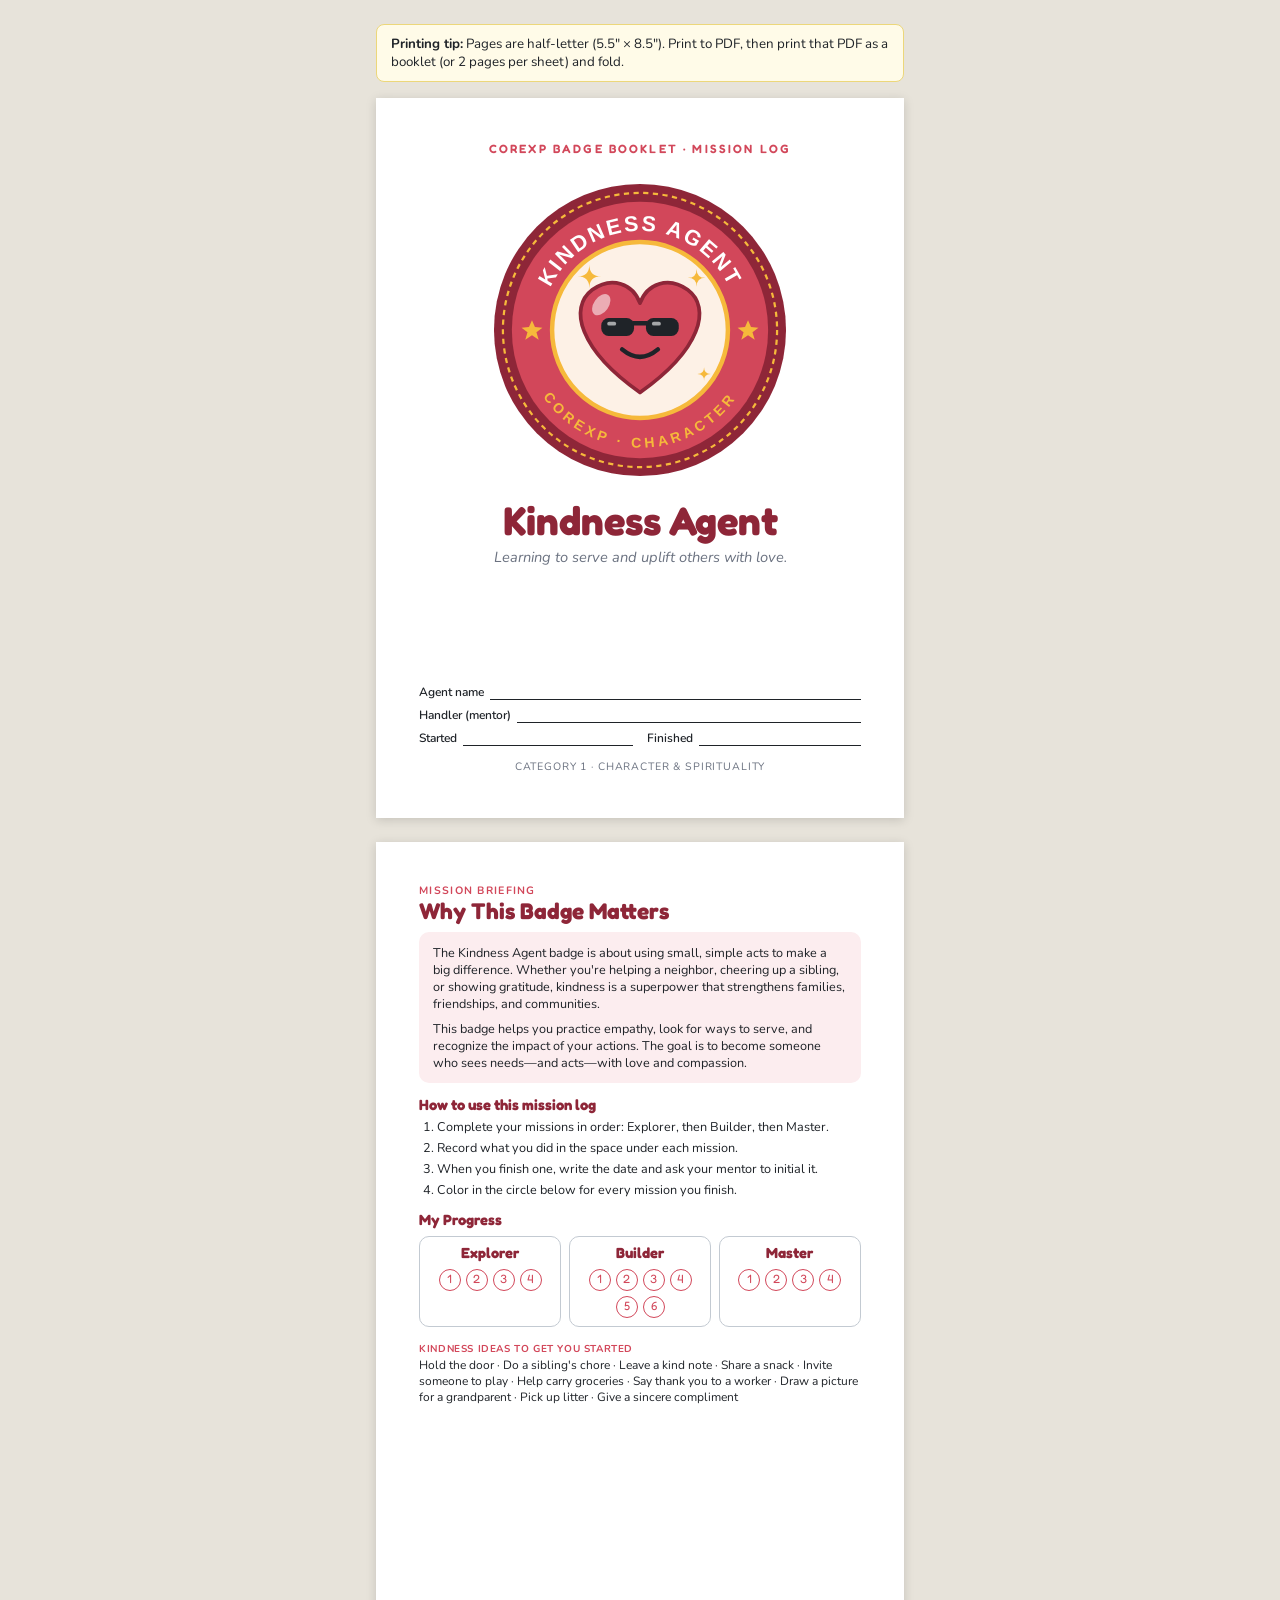
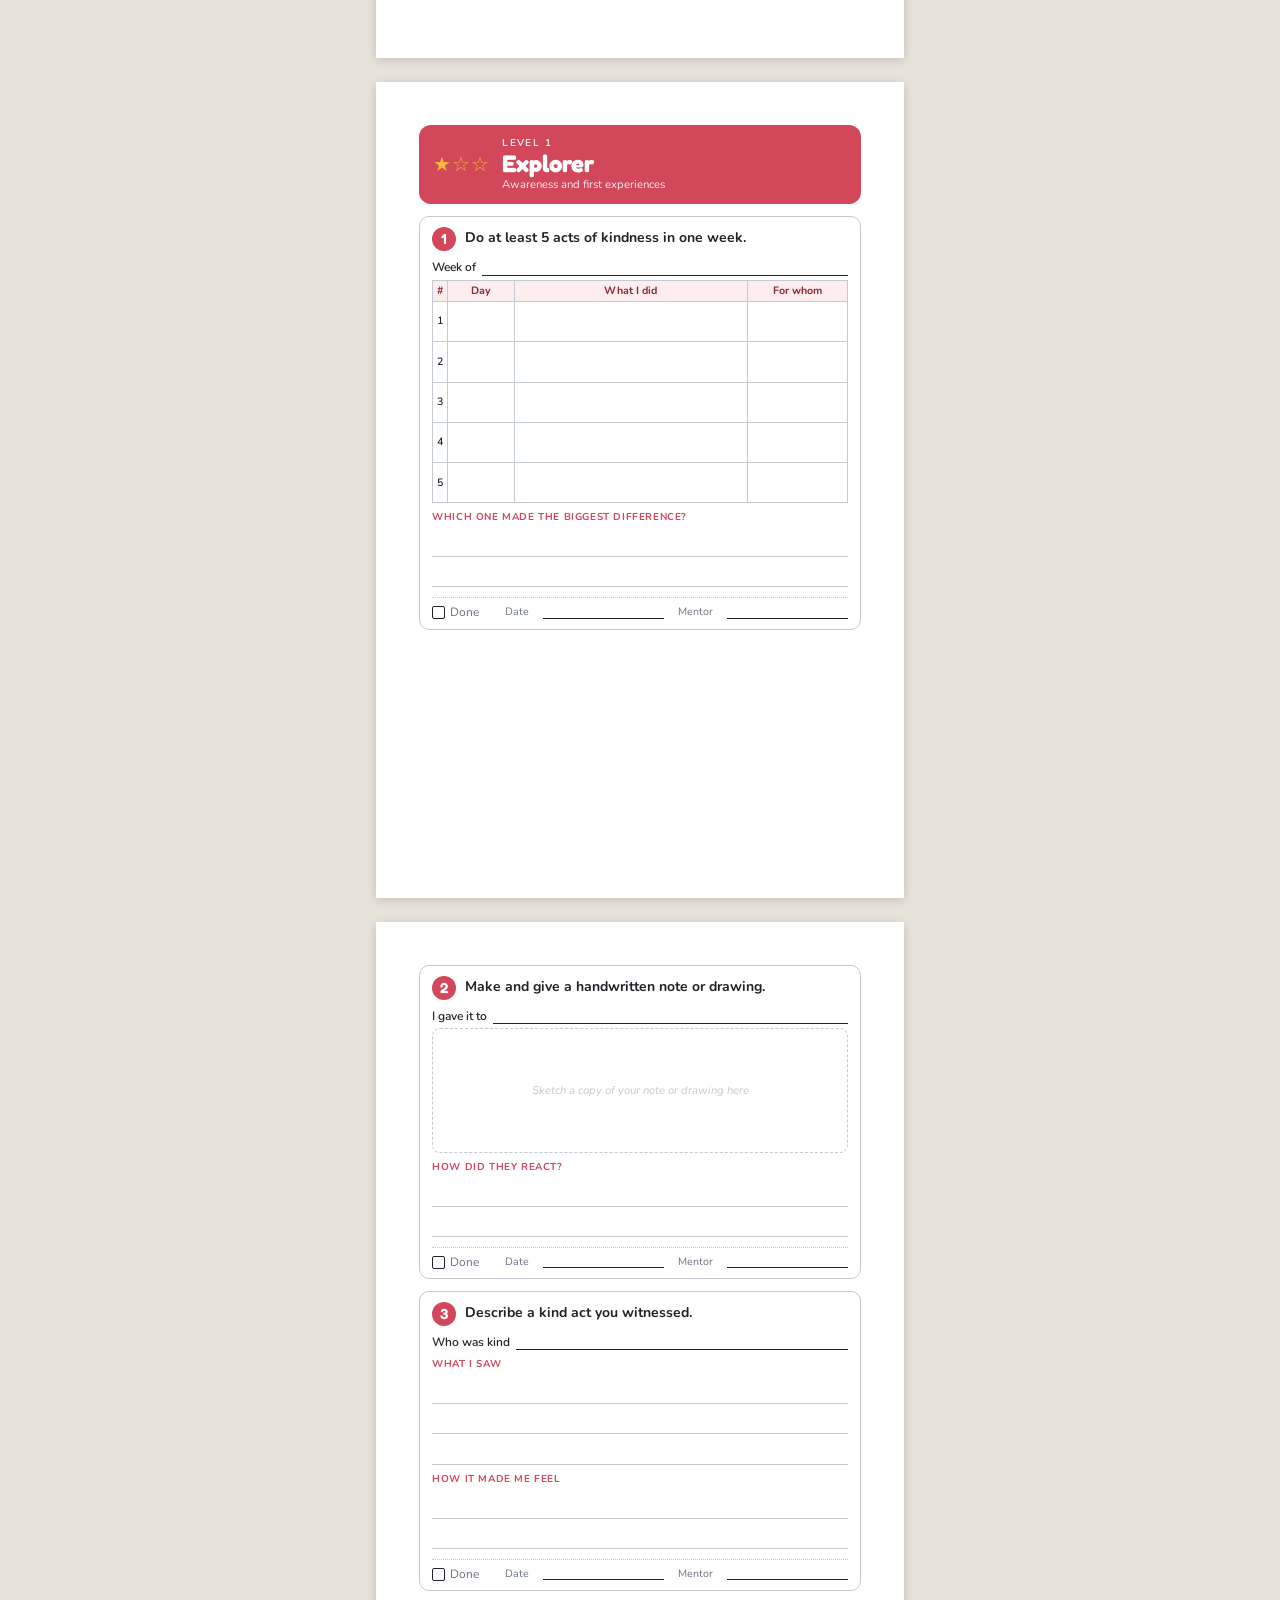
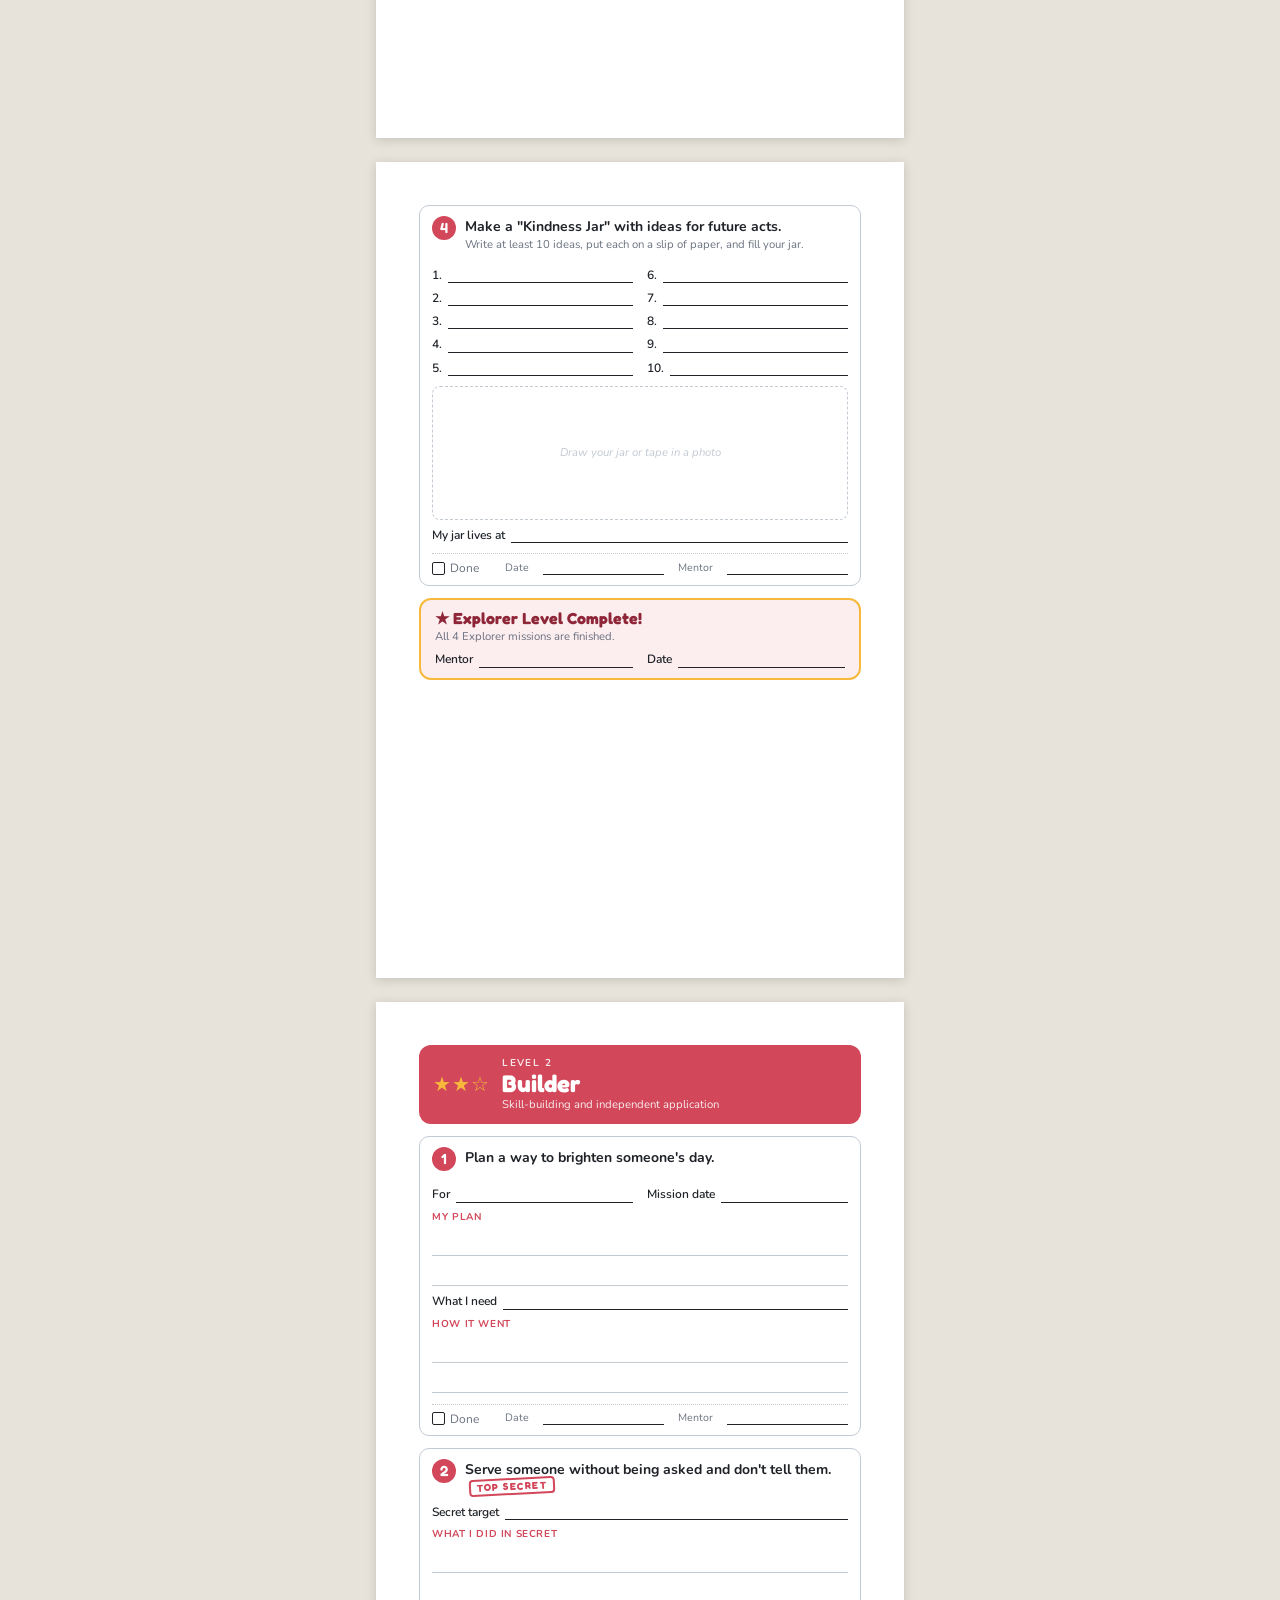
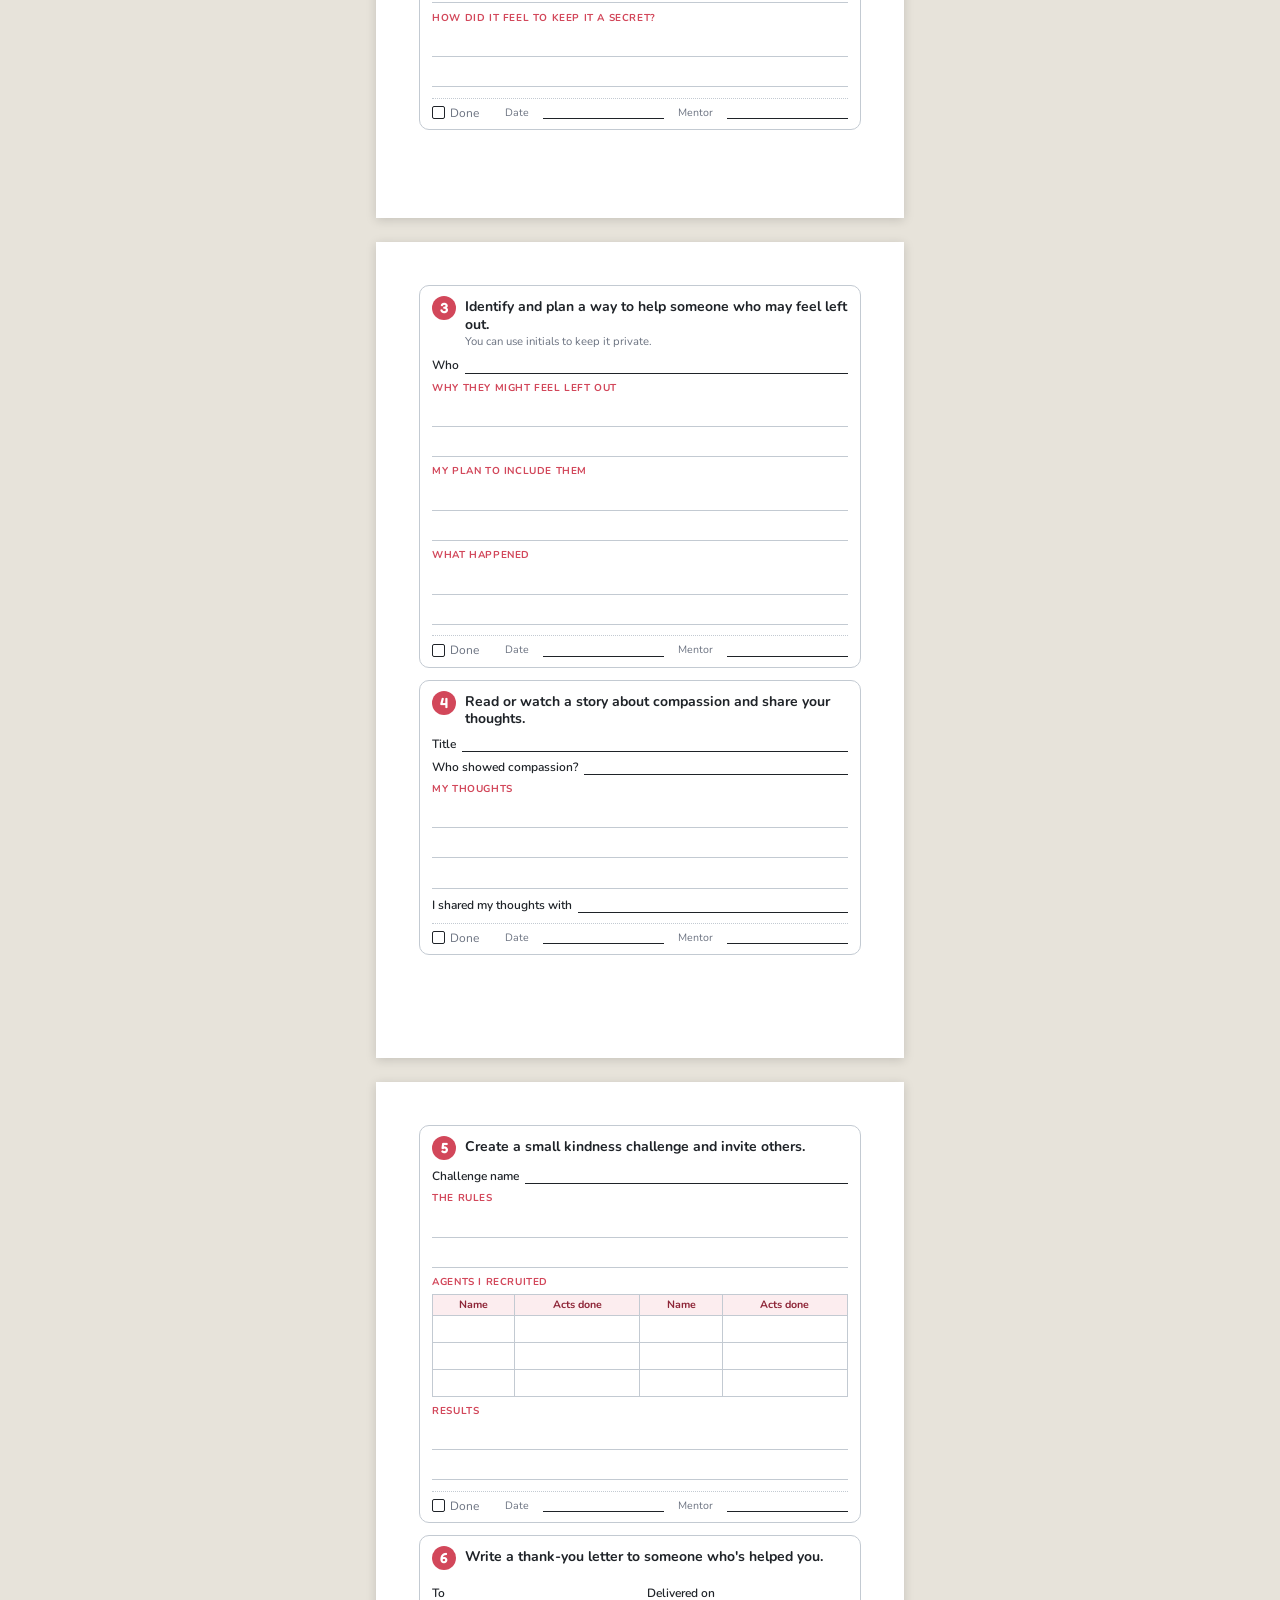
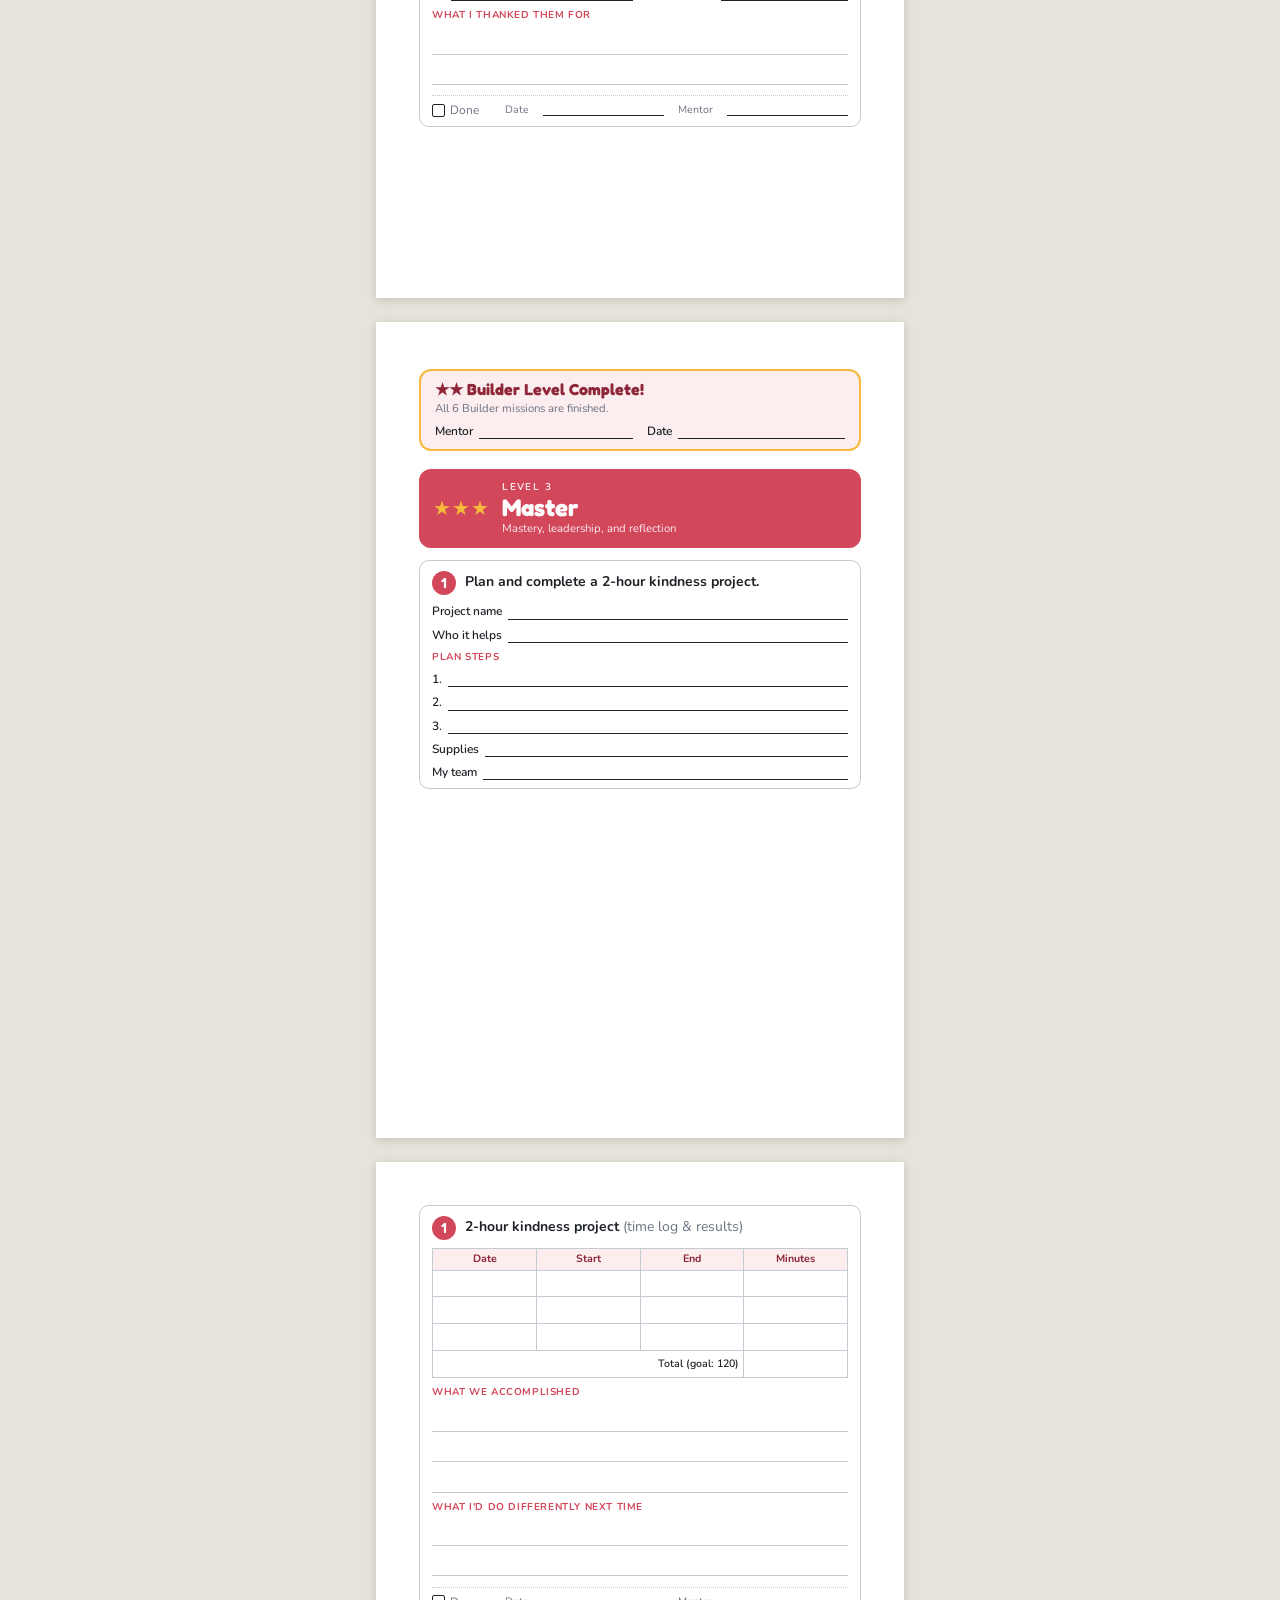
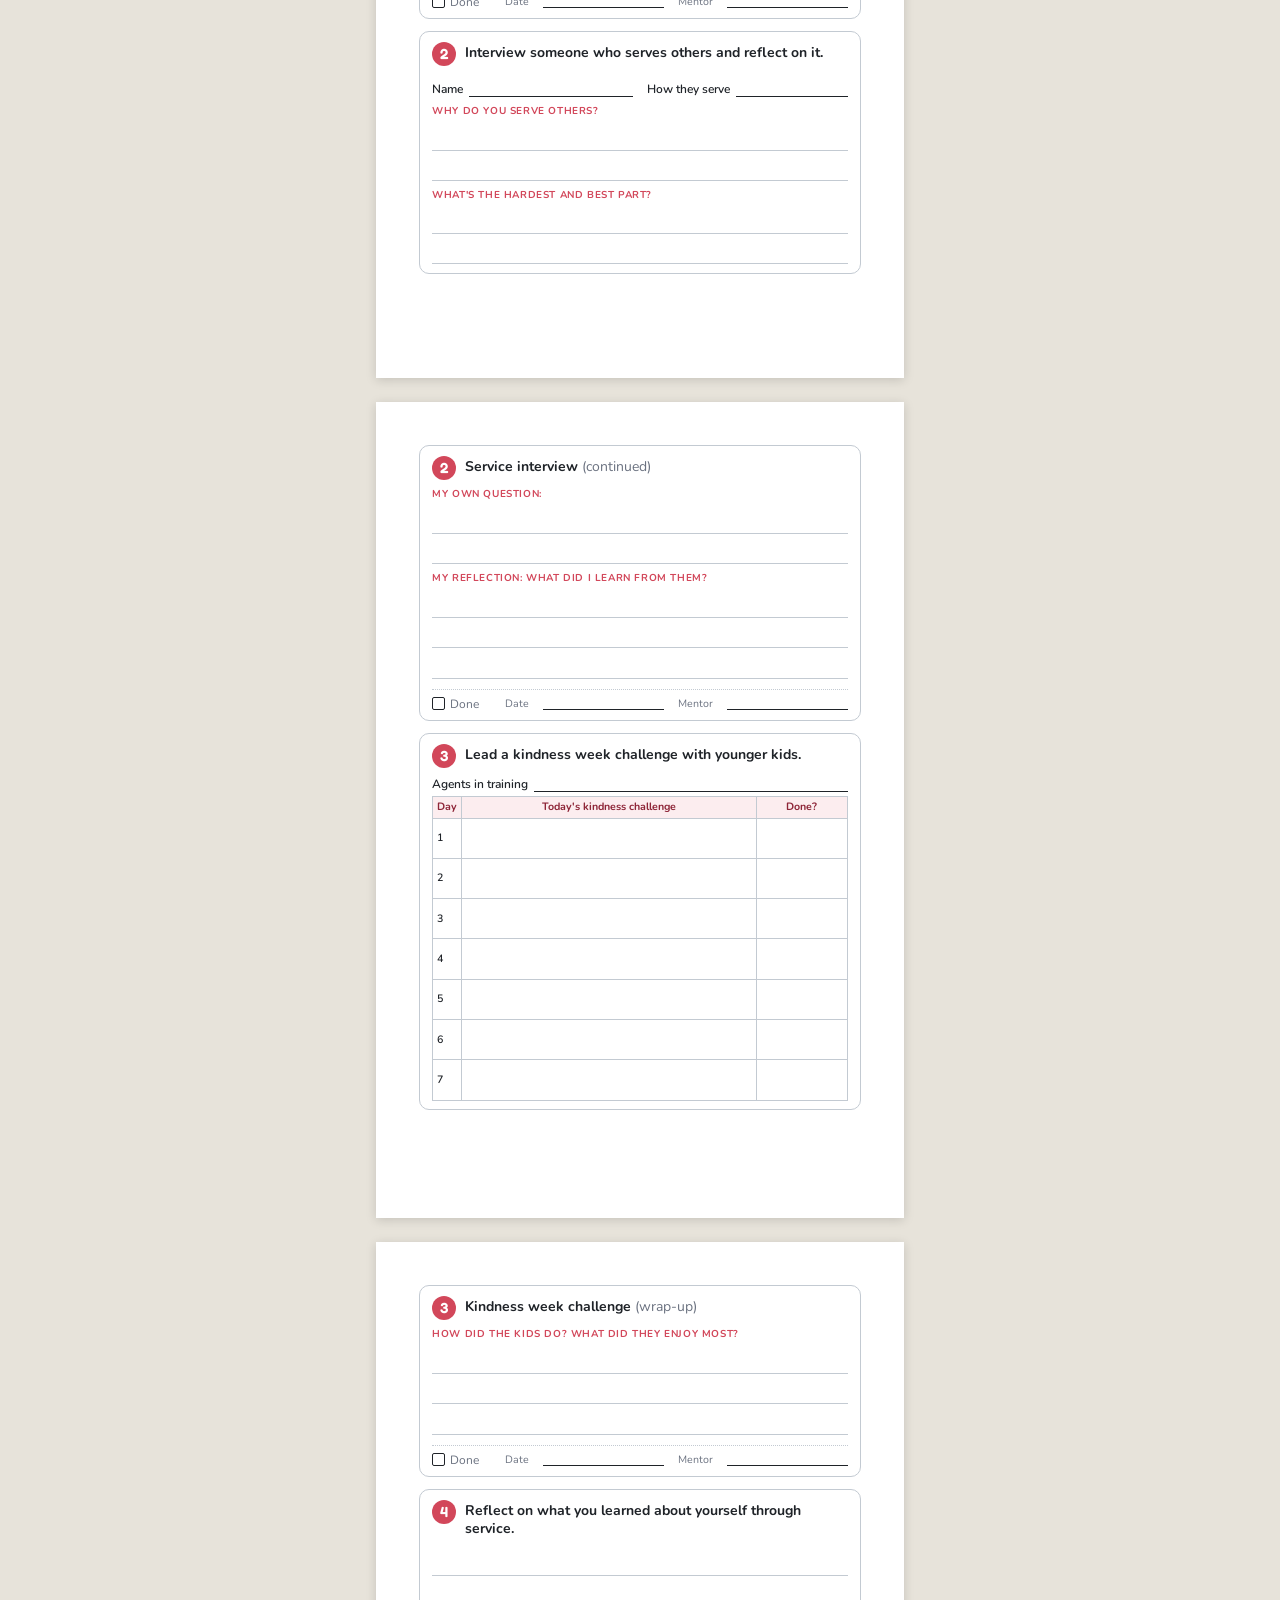
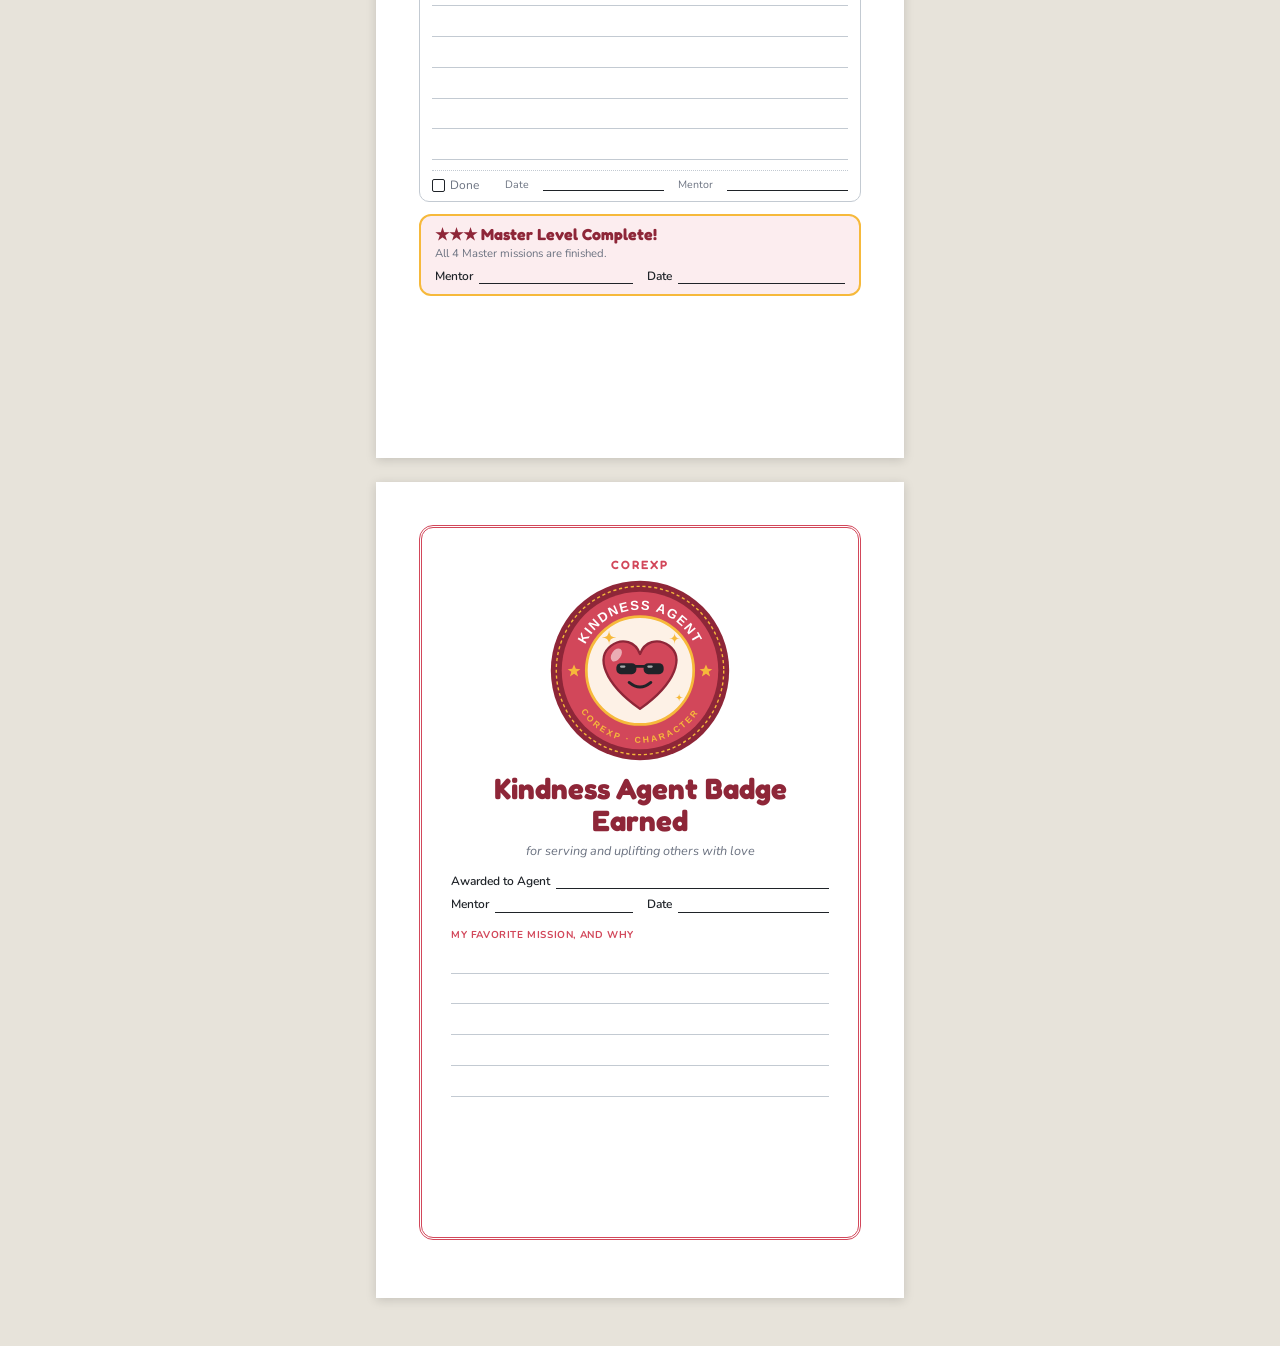
<file: 1. Character & Spirituality/badges/Kindness Agent/booklet.html>
<!doctype html>
<html lang="en">
<head>
  <meta charset="utf-8">
  <meta name="viewport" content="width=device-width, initial-scale=1">
  <title>Kindness Agent Booklet</title>
  <link rel="stylesheet" href="../../../assets/booklet.css">
  <style>
    :root { --main: #d2475a; --dark: #8e2638; --accent: #f6b93b; --tint: #fcedef; }
  </style>
</head>
<body>

<div class="print-tip">
  <strong>Printing tip:</strong> Pages are half-letter (5.5″ × 8.5″). Print to PDF, then print that PDF as a booklet (or 2 pages per sheet) and fold.
</div>

<!-- Cover -->
<section class="sheet cover">
  <div class="brand">CoreXP Badge Booklet · Mission Log</div>
  <img class="logo" src="logo.svg" alt="Kindness Agent badge">
  <h1>Kindness Agent</h1>
  <p class="tagline">Learning to serve and uplift others with love.</p>
  <div class="owner">
    <div class="field"><span>Agent name</span><span class="blank"></span></div>
    <div class="field"><span>Handler (mentor)</span><span class="blank"></span></div>
    <div class="cols">
      <div class="field"><span>Started</span><span class="blank"></span></div>
      <div class="field"><span>Finished</span><span class="blank"></span></div>
    </div>
  </div>
  <div class="category">Category 1 · Character &amp; Spirituality</div>
</section>

<!-- About -->
<section class="sheet">
  <h2 class="page-title"><small>Mission briefing</small>Why This Badge Matters</h2>
  <div class="why">
    <p>The Kindness Agent badge is about using small, simple acts to make a big difference. Whether you're helping a neighbor, cheering up a sibling, or showing gratitude, kindness is a superpower that strengthens families, friendships, and communities.</p>
    <p>This badge helps you practice empathy, look for ways to serve, and recognize the impact of your actions. The goal is to become someone who sees needs—and acts—with love and compassion.</p>
  </div>

  <h3>How to use this mission log</h3>
  <ol class="how">
    <li>Complete your missions in order: Explorer, then Builder, then Master.</li>
    <li>Record what you did in the space under each mission.</li>
    <li>When you finish one, write the date and ask your mentor to initial it.</li>
    <li>Color in the circle below for every mission you finish.</li>
  </ol>

  <h3 style="margin-bottom:8px">My Progress</h3>
  <div class="progress">
    <div class="col"><h3>Explorer</h3><div class="dots"><span>1</span><span>2</span><span>3</span><span>4</span></div></div>
    <div class="col"><h3>Builder</h3><div class="dots"><span>1</span><span>2</span><span>3</span><span>4</span><span>5</span><span>6</span></div></div>
    <div class="col"><h3>Master</h3><div class="dots"><span>1</span><span>2</span><span>3</span><span>4</span></div></div>
  </div>

  <span class="label" style="margin-top:16px">Kindness ideas to get you started</span>
  <p style="font-size:9pt">Hold the door · Do a sibling's chore · Leave a kind note · Share a snack · Invite someone to play · Help carry groceries · Say thank you to a worker · Draw a picture for a grandparent · Pick up litter · Give a sincere compliment</p>
</section>

<!-- ============ EXPLORER ============ -->
<section class="sheet">
  <div class="level-head">
    <div class="stars">★☆☆</div>
    <div>
      <div class="level-num">Level 1</div>
      <h2>Explorer</h2>
      <div class="level-desc">Awareness and first experiences</div>
    </div>
  </div>

  <div class="req">
    <div class="req-head"><div class="req-num">1</div><div class="req-title">Do at least 5 acts of kindness in one week.</div></div>
    <div class="field"><span>Week of</span><span class="blank"></span></div>
    <table class="tracker log">
      <thead><tr><th>#</th><th>Day</th><th>What I did</th><th>For whom</th></tr></thead>
      <tbody>
        <tr><th>1</th><td style="width:16%"></td><td></td><td style="width:24%"></td></tr>
        <tr><th>2</th><td></td><td></td><td></td></tr>
        <tr><th>3</th><td></td><td></td><td></td></tr>
        <tr><th>4</th><td></td><td></td><td></td></tr>
        <tr><th>5</th><td></td><td></td><td></td></tr>
      </tbody>
    </table>
    <span class="label">Which one made the biggest difference?</span>
    <div class="lines" style="--n:2"></div>
    <div class="req-foot"><span class="check">Done</span><span>Date</span><span class="blank"></span><span>Mentor</span><span class="blank"></span></div>
  </div>
</section>

<section class="sheet">
  <div class="req">
    <div class="req-head"><div class="req-num">2</div><div class="req-title">Make and give a handwritten note or drawing.</div></div>
    <div class="field"><span>I gave it to</span><span class="blank"></span></div>
    <div class="box" style="--h:1.3in">Sketch a copy of your note or drawing here</div>
    <span class="label">How did they react?</span>
    <div class="lines" style="--n:2"></div>
    <div class="req-foot"><span class="check">Done</span><span>Date</span><span class="blank"></span><span>Mentor</span><span class="blank"></span></div>
  </div>

  <div class="req">
    <div class="req-head"><div class="req-num">3</div><div class="req-title">Describe a kind act you witnessed.</div></div>
    <div class="field"><span>Who was kind</span><span class="blank"></span></div>
    <span class="label">What I saw</span>
    <div class="lines" style="--n:3"></div>
    <span class="label">How it made me feel</span>
    <div class="lines" style="--n:2"></div>
    <div class="req-foot"><span class="check">Done</span><span>Date</span><span class="blank"></span><span>Mentor</span><span class="blank"></span></div>
  </div>
</section>

<section class="sheet">
  <div class="req">
    <div class="req-head"><div class="req-num">4</div><div class="req-title">Make a "Kindness Jar" with ideas for future acts.<span class="hint">Write at least 10 ideas, put each on a slip of paper, and fill your jar.</span></div></div>
    <div class="cols">
      <div>
        <div class="field"><span>1.</span><span class="blank"></span></div>
        <div class="field"><span>2.</span><span class="blank"></span></div>
        <div class="field"><span>3.</span><span class="blank"></span></div>
        <div class="field"><span>4.</span><span class="blank"></span></div>
        <div class="field"><span>5.</span><span class="blank"></span></div>
      </div>
      <div>
        <div class="field"><span>6.</span><span class="blank"></span></div>
        <div class="field"><span>7.</span><span class="blank"></span></div>
        <div class="field"><span>8.</span><span class="blank"></span></div>
        <div class="field"><span>9.</span><span class="blank"></span></div>
        <div class="field"><span>10.</span><span class="blank"></span></div>
      </div>
    </div>
    <div class="box" style="--h:1.4in;margin-top:10px">Draw your jar or tape in a photo</div>
    <div class="field"><span>My jar lives at</span><span class="blank"></span></div>
    <div class="req-foot"><span class="check">Done</span><span>Date</span><span class="blank"></span><span>Mentor</span><span class="blank"></span></div>
  </div>

  <div class="level-done">
    <h3>★ Explorer Level Complete!</h3>
    <p>All 4 Explorer missions are finished.</p>
    <div class="cols">
      <div class="field"><span>Mentor</span><span class="blank"></span></div>
      <div class="field"><span>Date</span><span class="blank"></span></div>
    </div>
  </div>
</section>

<!-- ============ BUILDER ============ -->
<section class="sheet">
  <div class="level-head">
    <div class="stars">★★☆</div>
    <div>
      <div class="level-num">Level 2</div>
      <h2>Builder</h2>
      <div class="level-desc">Skill-building and independent application</div>
    </div>
  </div>

  <div class="req">
    <div class="req-head"><div class="req-num">1</div><div class="req-title">Plan a way to brighten someone's day.</div></div>
    <div class="cols">
      <div class="field"><span>For</span><span class="blank"></span></div>
      <div class="field"><span>Mission date</span><span class="blank"></span></div>
    </div>
    <span class="label">My plan</span>
    <div class="lines" style="--n:2"></div>
    <div class="field"><span>What I need</span><span class="blank"></span></div>
    <span class="label">How it went</span>
    <div class="lines" style="--n:2"></div>
    <div class="req-foot"><span class="check">Done</span><span>Date</span><span class="blank"></span><span>Mentor</span><span class="blank"></span></div>
  </div>

  <div class="req">
    <div class="req-head"><div class="req-num">2</div><div class="req-title">Serve someone without being asked and don't tell them. <span class="stamp">TOP SECRET</span></div></div>
    <div class="field"><span>Secret target</span><span class="blank"></span></div>
    <span class="label">What I did in secret</span>
    <div class="lines" style="--n:2"></div>
    <span class="label">How did it feel to keep it a secret?</span>
    <div class="lines" style="--n:2"></div>
    <div class="req-foot"><span class="check">Done</span><span>Date</span><span class="blank"></span><span>Mentor</span><span class="blank"></span></div>
  </div>
</section>

<section class="sheet">
  <div class="req">
    <div class="req-head"><div class="req-num">3</div><div class="req-title">Identify and plan a way to help someone who may feel left out.<span class="hint">You can use initials to keep it private.</span></div></div>
    <div class="field"><span>Who</span><span class="blank"></span></div>
    <span class="label">Why they might feel left out</span>
    <div class="lines" style="--n:2"></div>
    <span class="label">My plan to include them</span>
    <div class="lines" style="--n:2"></div>
    <span class="label">What happened</span>
    <div class="lines" style="--n:2"></div>
    <div class="req-foot"><span class="check">Done</span><span>Date</span><span class="blank"></span><span>Mentor</span><span class="blank"></span></div>
  </div>

  <div class="req">
    <div class="req-head"><div class="req-num">4</div><div class="req-title">Read or watch a story about compassion and share your thoughts.</div></div>
    <div class="field"><span>Title</span><span class="blank"></span></div>
    <div class="field"><span>Who showed compassion?</span><span class="blank"></span></div>
    <span class="label">My thoughts</span>
    <div class="lines" style="--n:3"></div>
    <div class="field"><span>I shared my thoughts with</span><span class="blank"></span></div>
    <div class="req-foot"><span class="check">Done</span><span>Date</span><span class="blank"></span><span>Mentor</span><span class="blank"></span></div>
  </div>
</section>

<section class="sheet">
  <div class="req">
    <div class="req-head"><div class="req-num">5</div><div class="req-title">Create a small kindness challenge and invite others.</div></div>
    <div class="field"><span>Challenge name</span><span class="blank"></span></div>
    <span class="label">The rules</span>
    <div class="lines" style="--n:2"></div>
    <span class="label">Agents I recruited</span>
    <table class="tracker">
      <thead><tr><th>Name</th><th>Acts done</th><th>Name</th><th>Acts done</th></tr></thead>
      <tbody>
        <tr><td></td><td></td><td></td><td></td></tr>
        <tr><td></td><td></td><td></td><td></td></tr>
        <tr><td></td><td></td><td></td><td></td></tr>
      </tbody>
    </table>
    <span class="label">Results</span>
    <div class="lines" style="--n:2"></div>
    <div class="req-foot"><span class="check">Done</span><span>Date</span><span class="blank"></span><span>Mentor</span><span class="blank"></span></div>
  </div>

  <div class="req">
    <div class="req-head"><div class="req-num">6</div><div class="req-title">Write a thank-you letter to someone who's helped you.</div></div>
    <div class="cols">
      <div class="field"><span>To</span><span class="blank"></span></div>
      <div class="field"><span>Delivered on</span><span class="blank"></span></div>
    </div>
    <span class="label">What I thanked them for</span>
    <div class="lines" style="--n:2"></div>
    <div class="req-foot"><span class="check">Done</span><span>Date</span><span class="blank"></span><span>Mentor</span><span class="blank"></span></div>
  </div>
</section>

<section class="sheet">
  <div class="level-done">
    <h3>★★ Builder Level Complete!</h3>
    <p>All 6 Builder missions are finished.</p>
    <div class="cols">
      <div class="field"><span>Mentor</span><span class="blank"></span></div>
      <div class="field"><span>Date</span><span class="blank"></span></div>
    </div>
  </div>

  <!-- ============ MASTER ============ -->
  <div class="level-head" style="margin-top:18px">
    <div class="stars">★★★</div>
    <div>
      <div class="level-num">Level 3</div>
      <h2>Master</h2>
      <div class="level-desc">Mastery, leadership, and reflection</div>
    </div>
  </div>

  <div class="req">
    <div class="req-head"><div class="req-num">1</div><div class="req-title">Plan and complete a 2-hour kindness project.</div></div>
    <div class="field"><span>Project name</span><span class="blank"></span></div>
    <div class="field"><span>Who it helps</span><span class="blank"></span></div>
    <span class="label">Plan steps</span>
    <div class="field"><span>1.</span><span class="blank"></span></div>
    <div class="field"><span>2.</span><span class="blank"></span></div>
    <div class="field"><span>3.</span><span class="blank"></span></div>
    <div class="field"><span>Supplies</span><span class="blank"></span></div>
    <div class="field"><span>My team</span><span class="blank"></span></div>
  </div>
</section>

<section class="sheet">
  <div class="req">
    <div class="req-head"><div class="req-num">1</div><div class="req-title">2-hour kindness project <span style="font-weight:400;color:var(--muted)">(time log &amp; results)</span></div></div>
    <table class="tracker">
      <thead><tr><th style="width:25%">Date</th><th style="width:25%">Start</th><th style="width:25%">End</th><th style="width:25%">Minutes</th></tr></thead>
      <tbody>
        <tr><td></td><td></td><td></td><td></td></tr>
        <tr><td></td><td></td><td></td><td></td></tr>
        <tr><td></td><td></td><td></td><td></td></tr>
        <tr><th colspan="3" style="text-align:right">Total (goal: 120)</th><td></td></tr>
      </tbody>
    </table>
    <span class="label">What we accomplished</span>
    <div class="lines" style="--n:3"></div>
    <span class="label">What I'd do differently next time</span>
    <div class="lines" style="--n:2"></div>
    <div class="req-foot"><span class="check">Done</span><span>Date</span><span class="blank"></span><span>Mentor</span><span class="blank"></span></div>
  </div>

  <div class="req">
    <div class="req-head"><div class="req-num">2</div><div class="req-title">Interview someone who serves others and reflect on it.</div></div>
    <div class="cols">
      <div class="field"><span>Name</span><span class="blank"></span></div>
      <div class="field"><span>How they serve</span><span class="blank"></span></div>
    </div>
    <span class="label">Why do you serve others?</span>
    <div class="lines" style="--n:2"></div>
    <span class="label">What's the hardest and best part?</span>
    <div class="lines" style="--n:2"></div>
  </div>
</section>

<section class="sheet">
  <div class="req">
    <div class="req-head"><div class="req-num">2</div><div class="req-title">Service interview <span style="font-weight:400;color:var(--muted)">(continued)</span></div></div>
    <span class="label">My own question:</span>
    <div class="lines" style="--n:2"></div>
    <span class="label">My reflection: what did I learn from them?</span>
    <div class="lines" style="--n:3"></div>
    <div class="req-foot"><span class="check">Done</span><span>Date</span><span class="blank"></span><span>Mentor</span><span class="blank"></span></div>
  </div>

  <div class="req">
    <div class="req-head"><div class="req-num">3</div><div class="req-title">Lead a kindness week challenge with younger kids.</div></div>
    <div class="field"><span>Agents in training</span><span class="blank"></span></div>
    <table class="tracker log">
      <thead><tr><th>Day</th><th>Today's kindness challenge</th><th style="width:22%">Done?</th></tr></thead>
      <tbody>
        <tr><th>1</th><td></td><td></td></tr>
        <tr><th>2</th><td></td><td></td></tr>
        <tr><th>3</th><td></td><td></td></tr>
        <tr><th>4</th><td></td><td></td></tr>
        <tr><th>5</th><td></td><td></td></tr>
        <tr><th>6</th><td></td><td></td></tr>
        <tr><th>7</th><td></td><td></td></tr>
      </tbody>
    </table>
  </div>
</section>

<section class="sheet">
  <div class="req">
    <div class="req-head"><div class="req-num">3</div><div class="req-title">Kindness week challenge <span style="font-weight:400;color:var(--muted)">(wrap-up)</span></div></div>
    <span class="label">How did the kids do? What did they enjoy most?</span>
    <div class="lines" style="--n:3"></div>
    <div class="req-foot"><span class="check">Done</span><span>Date</span><span class="blank"></span><span>Mentor</span><span class="blank"></span></div>
  </div>

  <div class="req">
    <div class="req-head"><div class="req-num">4</div><div class="req-title">Reflect on what you learned about yourself through service.</div></div>
    <div class="lines" style="--n:7"></div>
    <div class="req-foot"><span class="check">Done</span><span>Date</span><span class="blank"></span><span>Mentor</span><span class="blank"></span></div>
  </div>

  <div class="level-done">
    <h3>★★★ Master Level Complete!</h3>
    <p>All 4 Master missions are finished.</p>
    <div class="cols">
      <div class="field"><span>Mentor</span><span class="blank"></span></div>
      <div class="field"><span>Date</span><span class="blank"></span></div>
    </div>
  </div>
</section>

<!-- Certificate -->
<section class="sheet">
  <div class="certificate">
    <div class="brand">CoreXP</div>
    <img class="logo" src="logo.svg" alt="Kindness Agent badge">
    <h1>Kindness Agent Badge Earned</h1>
    <p class="tagline">for serving and uplifting others with love</p>
    <div class="field" style="margin-top:14px"><span>Awarded to Agent</span><span class="blank"></span></div>
    <div class="cols" style="width:100%">
      <div class="field"><span>Mentor</span><span class="blank"></span></div>
      <div class="field"><span>Date</span><span class="blank"></span></div>
    </div>
    <span class="label" style="margin-top:16px">My favorite mission, and why</span>
    <div class="lines" style="--n:5"></div>
  </div>
</section>

</body>
</html>
</file>
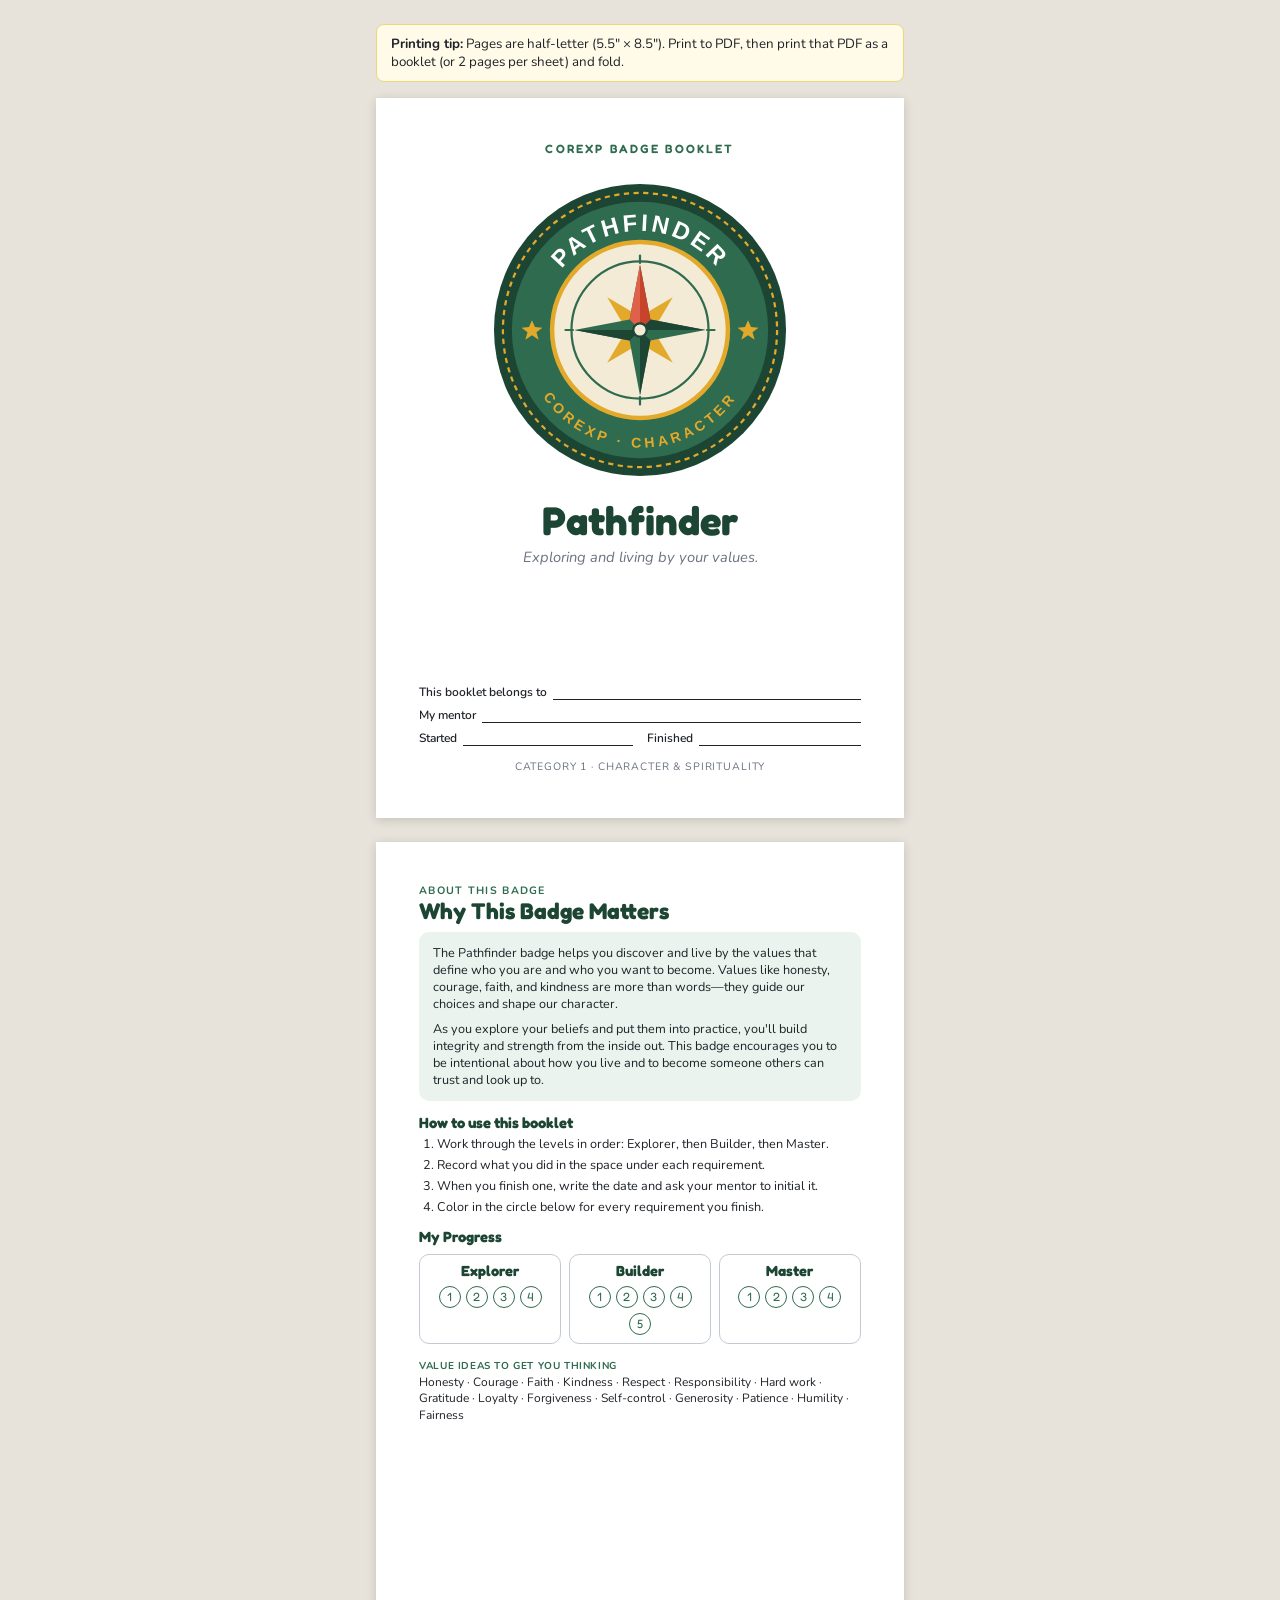
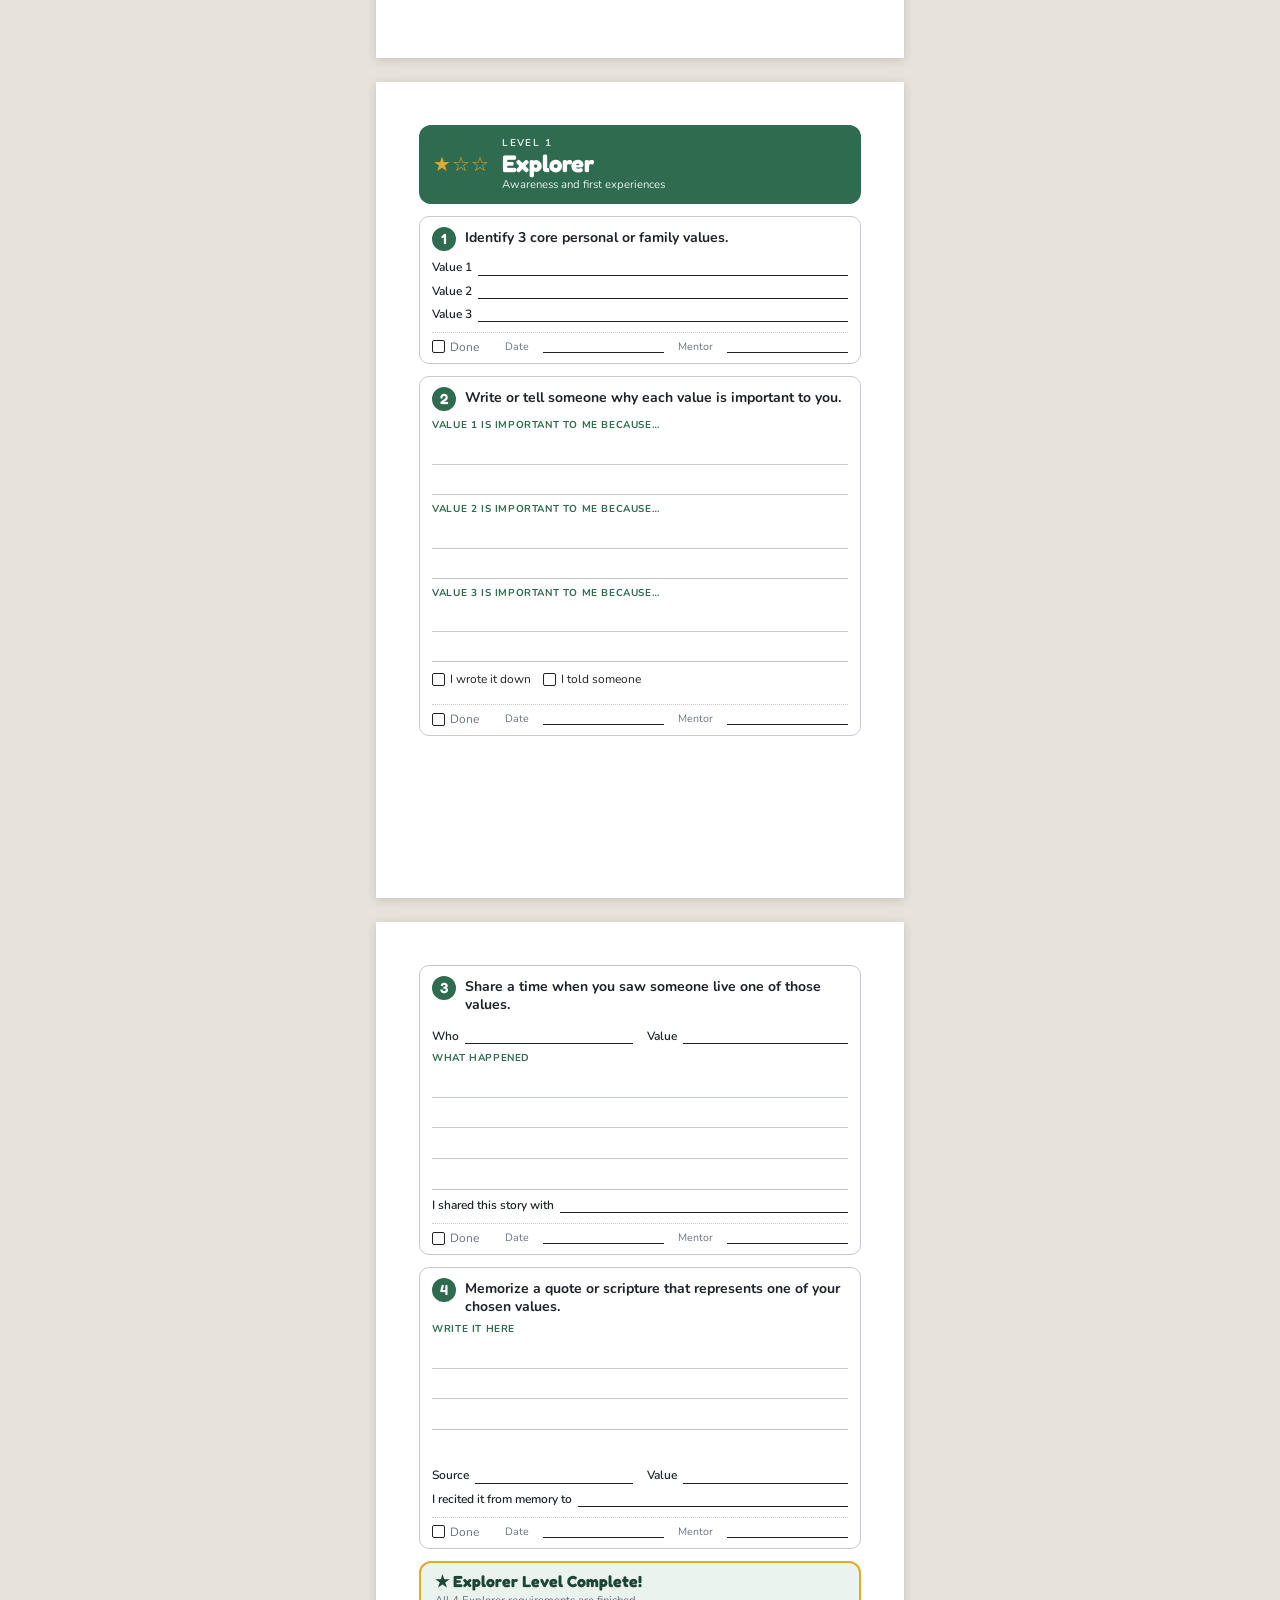
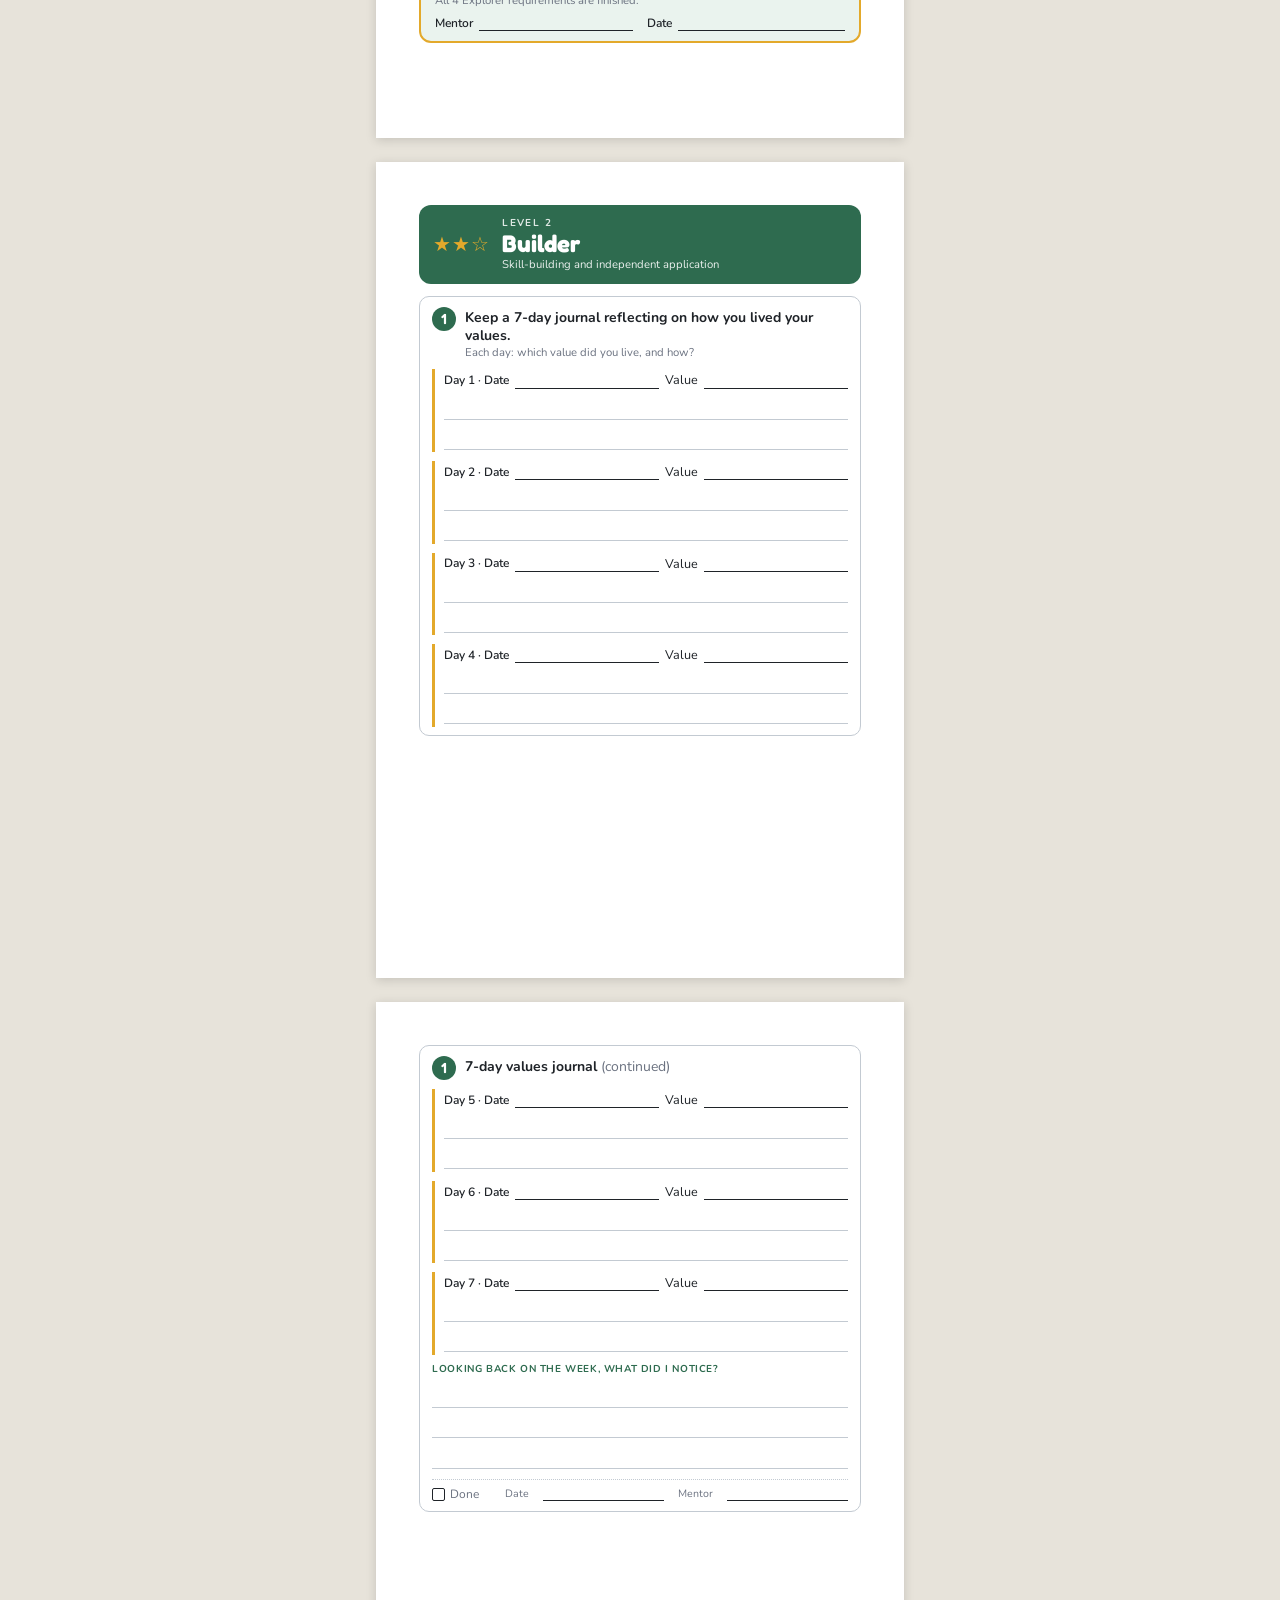
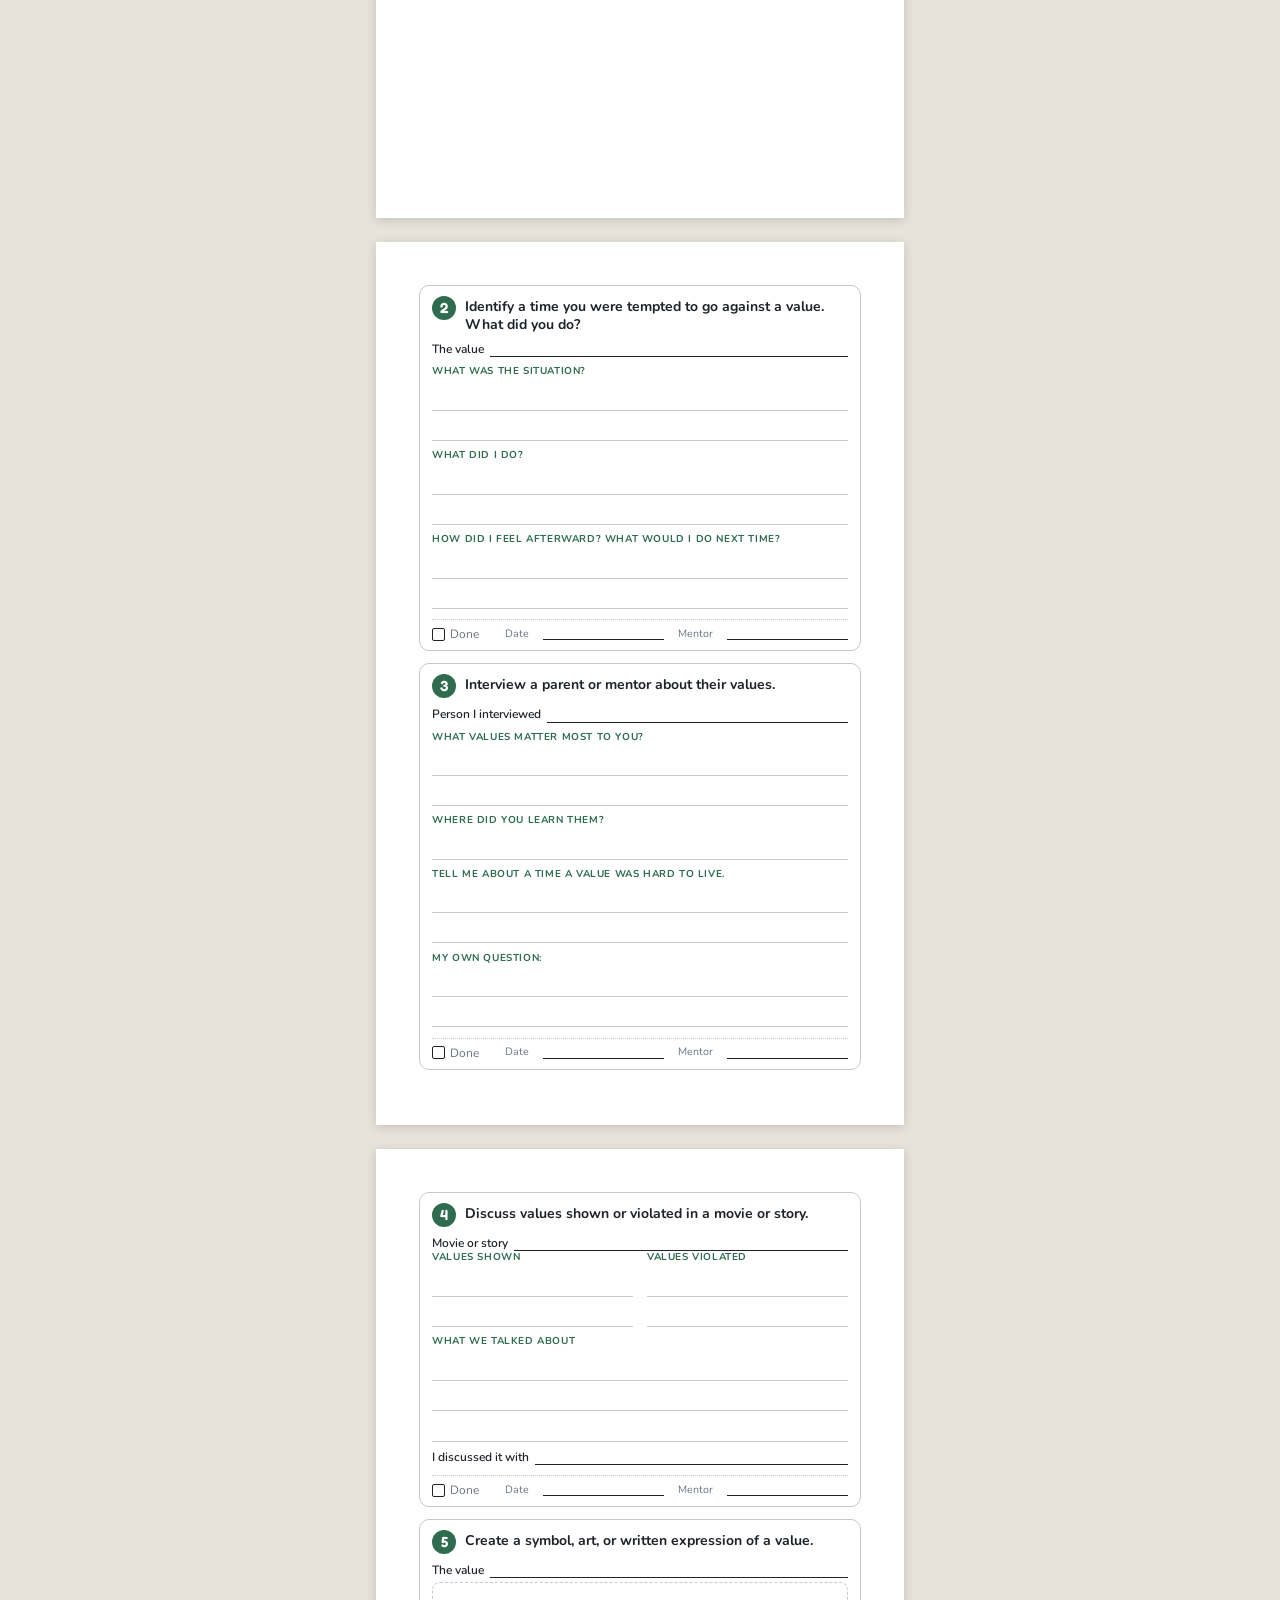
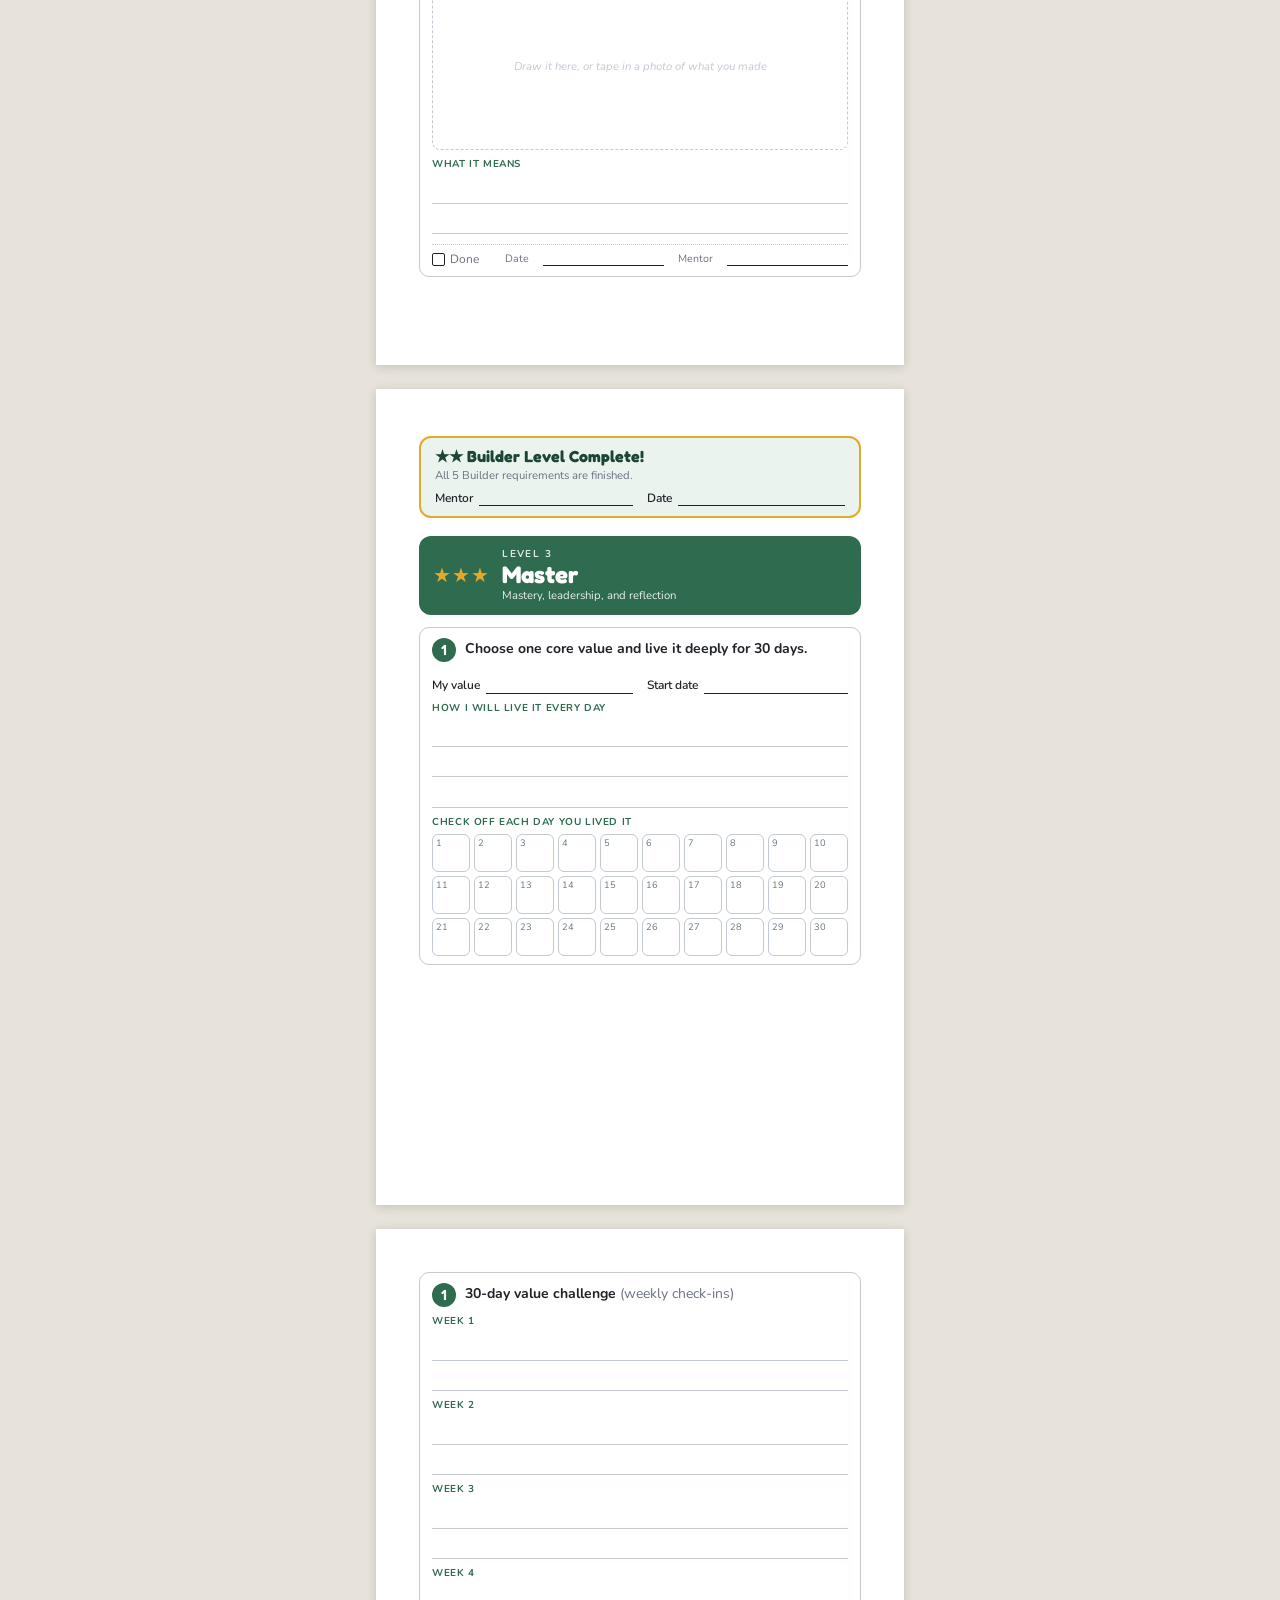
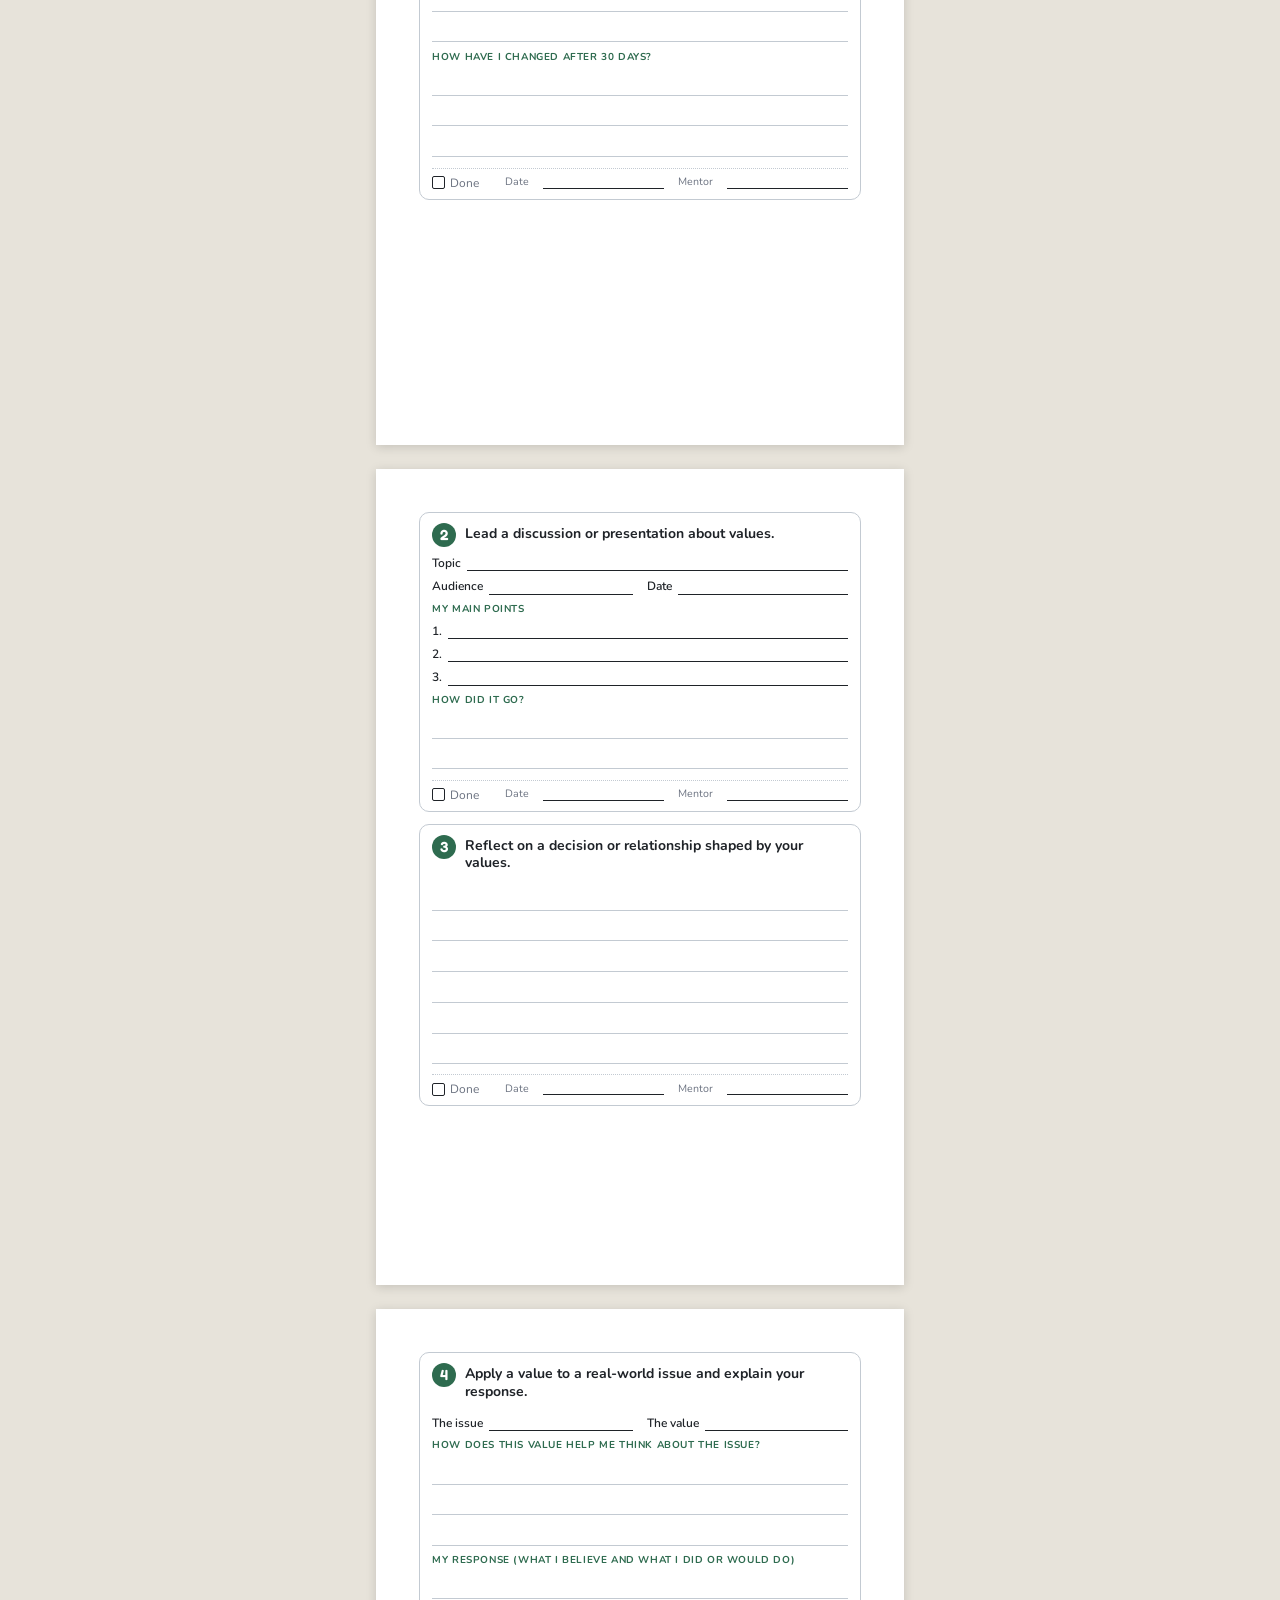
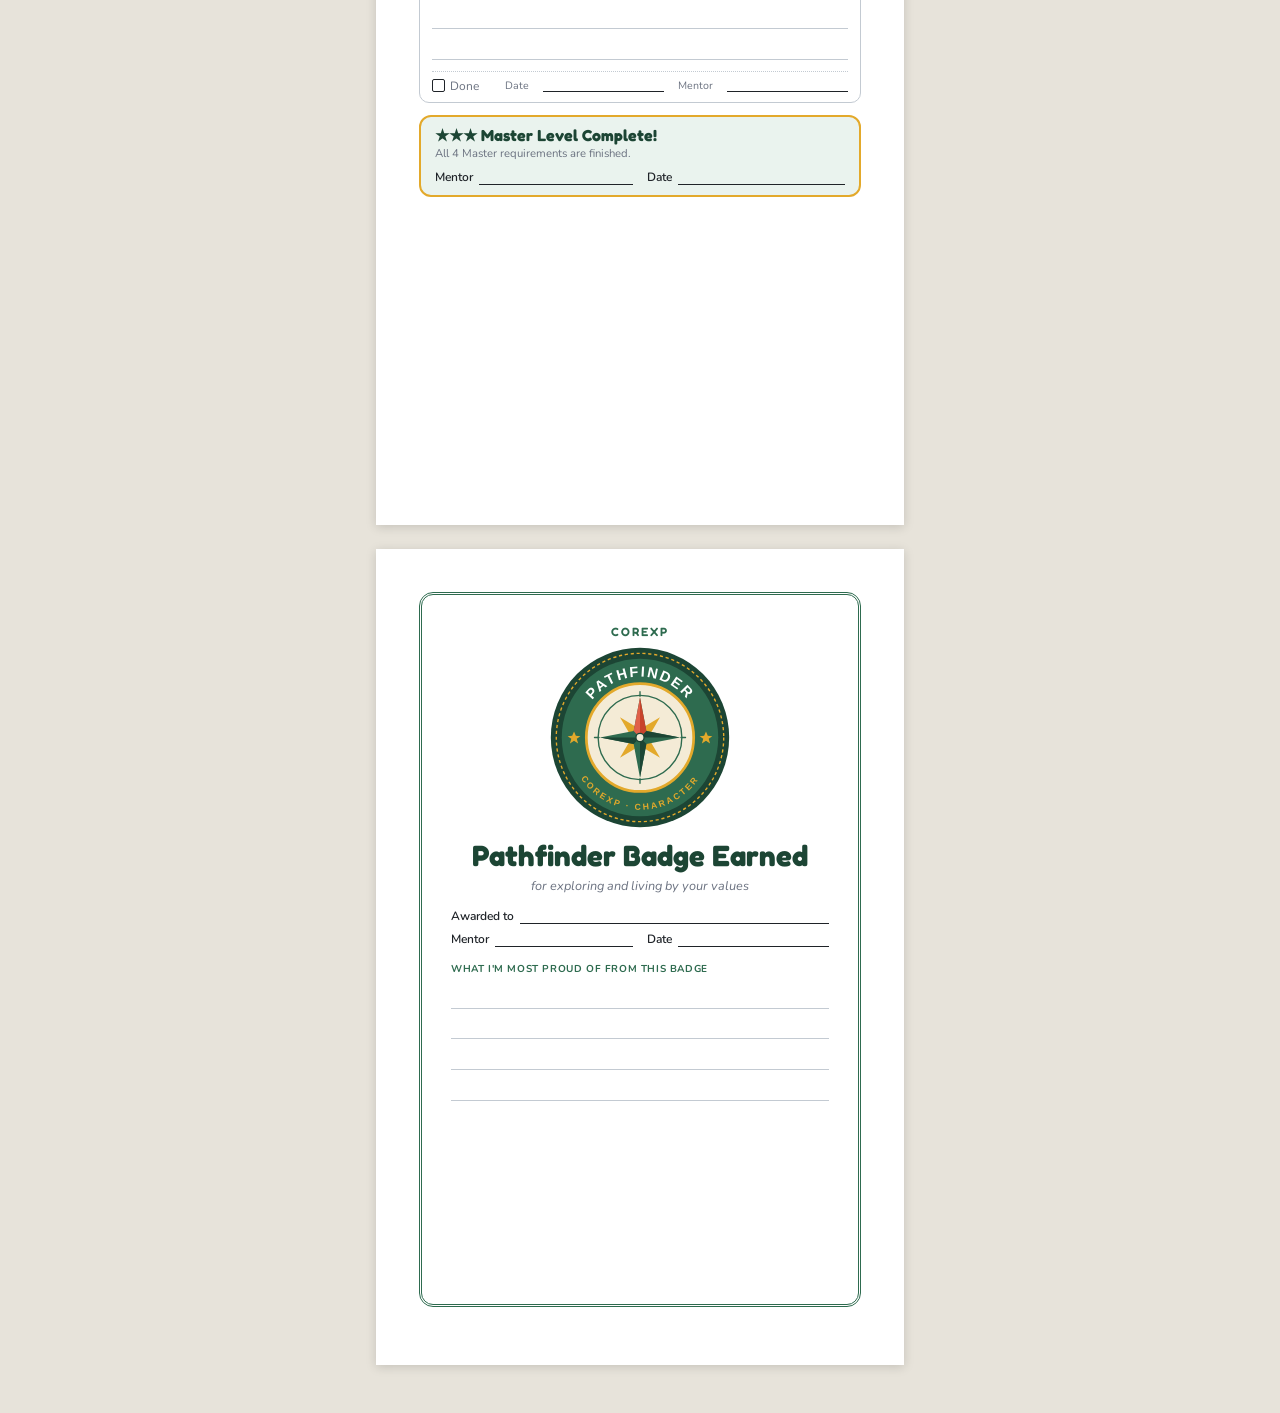
<file: 1. Character & Spirituality/badges/Pathfinder/booklet.html>
<!doctype html>
<html lang="en">
<head>
  <meta charset="utf-8">
  <meta name="viewport" content="width=device-width, initial-scale=1">
  <title>Pathfinder Booklet</title>
  <link rel="stylesheet" href="../../../assets/booklet.css">
  <style>
    :root { --main: #2e6b4f; --dark: #1c4534; --accent: #e3a92b; --tint: #eaf3ee; }
  </style>
</head>
<body>

<div class="print-tip">
  <strong>Printing tip:</strong> Pages are half-letter (5.5″ × 8.5″). Print to PDF, then print that PDF as a booklet (or 2 pages per sheet) and fold.
</div>

<!-- Cover -->
<section class="sheet cover">
  <div class="brand">CoreXP Badge Booklet</div>
  <img class="logo" src="logo.svg" alt="Pathfinder badge">
  <h1>Pathfinder</h1>
  <p class="tagline">Exploring and living by your values.</p>
  <div class="owner">
    <div class="field"><span>This booklet belongs to</span><span class="blank"></span></div>
    <div class="field"><span>My mentor</span><span class="blank"></span></div>
    <div class="cols">
      <div class="field"><span>Started</span><span class="blank"></span></div>
      <div class="field"><span>Finished</span><span class="blank"></span></div>
    </div>
  </div>
  <div class="category">Category 1 · Character &amp; Spirituality</div>
</section>

<!-- About -->
<section class="sheet">
  <h2 class="page-title"><small>About this badge</small>Why This Badge Matters</h2>
  <div class="why">
    <p>The Pathfinder badge helps you discover and live by the values that define who you are and who you want to become. Values like honesty, courage, faith, and kindness are more than words—they guide our choices and shape our character.</p>
    <p>As you explore your beliefs and put them into practice, you'll build integrity and strength from the inside out. This badge encourages you to be intentional about how you live and to become someone others can trust and look up to.</p>
  </div>

  <h3>How to use this booklet</h3>
  <ol class="how">
    <li>Work through the levels in order: Explorer, then Builder, then Master.</li>
    <li>Record what you did in the space under each requirement.</li>
    <li>When you finish one, write the date and ask your mentor to initial it.</li>
    <li>Color in the circle below for every requirement you finish.</li>
  </ol>

  <h3 style="margin-bottom:8px">My Progress</h3>
  <div class="progress">
    <div class="col"><h3>Explorer</h3><div class="dots"><span>1</span><span>2</span><span>3</span><span>4</span></div></div>
    <div class="col"><h3>Builder</h3><div class="dots"><span>1</span><span>2</span><span>3</span><span>4</span><span>5</span></div></div>
    <div class="col"><h3>Master</h3><div class="dots"><span>1</span><span>2</span><span>3</span><span>4</span></div></div>
  </div>

  <span class="label" style="margin-top:16px">Value ideas to get you thinking</span>
  <p style="font-size:9pt">Honesty · Courage · Faith · Kindness · Respect · Responsibility · Hard work · Gratitude · Loyalty · Forgiveness · Self-control · Generosity · Patience · Humility · Fairness</p>
</section>

<!-- ============ EXPLORER ============ -->
<section class="sheet">
  <div class="level-head">
    <div class="stars">★☆☆</div>
    <div>
      <div class="level-num">Level 1</div>
      <h2>Explorer</h2>
      <div class="level-desc">Awareness and first experiences</div>
    </div>
  </div>

  <div class="req">
    <div class="req-head"><div class="req-num">1</div><div class="req-title">Identify 3 core personal or family values.</div></div>
    <div class="field"><span>Value 1</span><span class="blank"></span></div>
    <div class="field"><span>Value 2</span><span class="blank"></span></div>
    <div class="field"><span>Value 3</span><span class="blank"></span></div>
    <div class="req-foot"><span class="check">Done</span><span>Date</span><span class="blank"></span><span>Mentor</span><span class="blank"></span></div>
  </div>

  <div class="req">
    <div class="req-head"><div class="req-num">2</div><div class="req-title">Write or tell someone why each value is important to you.</div></div>
    <span class="label">Value 1 is important to me because…</span>
    <div class="lines" style="--n:2"></div>
    <span class="label">Value 2 is important to me because…</span>
    <div class="lines" style="--n:2"></div>
    <span class="label">Value 3 is important to me because…</span>
    <div class="lines" style="--n:2"></div>
    <div class="checks"><span class="check">I wrote it down</span><span class="check">I told someone</span></div>
    <div class="req-foot"><span class="check">Done</span><span>Date</span><span class="blank"></span><span>Mentor</span><span class="blank"></span></div>
  </div>
</section>

<section class="sheet">
  <div class="req">
    <div class="req-head"><div class="req-num">3</div><div class="req-title">Share a time when you saw someone live one of those values.</div></div>
    <div class="cols">
      <div class="field"><span>Who</span><span class="blank"></span></div>
      <div class="field"><span>Value</span><span class="blank"></span></div>
    </div>
    <span class="label">What happened</span>
    <div class="lines" style="--n:4"></div>
    <div class="field"><span>I shared this story with</span><span class="blank"></span></div>
    <div class="req-foot"><span class="check">Done</span><span>Date</span><span class="blank"></span><span>Mentor</span><span class="blank"></span></div>
  </div>

  <div class="req">
    <div class="req-head"><div class="req-num">4</div><div class="req-title">Memorize a quote or scripture that represents one of your chosen values.</div></div>
    <span class="label">Write it here</span>
    <div class="lines" style="--n:4"></div>
    <div class="cols">
      <div class="field"><span>Source</span><span class="blank"></span></div>
      <div class="field"><span>Value</span><span class="blank"></span></div>
    </div>
    <div class="field"><span>I recited it from memory to</span><span class="blank"></span></div>
    <div class="req-foot"><span class="check">Done</span><span>Date</span><span class="blank"></span><span>Mentor</span><span class="blank"></span></div>
  </div>

  <div class="level-done">
    <h3>★ Explorer Level Complete!</h3>
    <p>All 4 Explorer requirements are finished.</p>
    <div class="cols">
      <div class="field"><span>Mentor</span><span class="blank"></span></div>
      <div class="field"><span>Date</span><span class="blank"></span></div>
    </div>
  </div>
</section>

<!-- ============ BUILDER ============ -->
<section class="sheet">
  <div class="level-head">
    <div class="stars">★★☆</div>
    <div>
      <div class="level-num">Level 2</div>
      <h2>Builder</h2>
      <div class="level-desc">Skill-building and independent application</div>
    </div>
  </div>

  <div class="req tall">
    <div class="req-head"><div class="req-num">1</div><div class="req-title">Keep a 7-day journal reflecting on how you lived your values.<span class="hint">Each day: which value did you live, and how?</span></div></div>
    <div class="entry"><div class="field"><span>Day 1 · Date</span><span class="blank"></span><span>Value</span><span class="blank"></span></div><div class="lines" style="--n:2"></div></div>
    <div class="entry"><div class="field"><span>Day 2 · Date</span><span class="blank"></span><span>Value</span><span class="blank"></span></div><div class="lines" style="--n:2"></div></div>
    <div class="entry"><div class="field"><span>Day 3 · Date</span><span class="blank"></span><span>Value</span><span class="blank"></span></div><div class="lines" style="--n:2"></div></div>
    <div class="entry"><div class="field"><span>Day 4 · Date</span><span class="blank"></span><span>Value</span><span class="blank"></span></div><div class="lines" style="--n:2"></div></div>
  </div>
</section>

<section class="sheet">
  <div class="req tall">
    <div class="req-head"><div class="req-num">1</div><div class="req-title">7-day values journal <span style="font-weight:400;color:var(--muted)">(continued)</span></div></div>
    <div class="entry"><div class="field"><span>Day 5 · Date</span><span class="blank"></span><span>Value</span><span class="blank"></span></div><div class="lines" style="--n:2"></div></div>
    <div class="entry"><div class="field"><span>Day 6 · Date</span><span class="blank"></span><span>Value</span><span class="blank"></span></div><div class="lines" style="--n:2"></div></div>
    <div class="entry"><div class="field"><span>Day 7 · Date</span><span class="blank"></span><span>Value</span><span class="blank"></span></div><div class="lines" style="--n:2"></div></div>
    <span class="label">Looking back on the week, what did I notice?</span>
    <div class="lines" style="--n:3"></div>
    <div class="req-foot"><span class="check">Done</span><span>Date</span><span class="blank"></span><span>Mentor</span><span class="blank"></span></div>
  </div>
</section>

<section class="sheet">
  <div class="req">
    <div class="req-head"><div class="req-num">2</div><div class="req-title">Identify a time you were tempted to go against a value. What did you do?</div></div>
    <div class="field"><span>The value</span><span class="blank"></span></div>
    <span class="label">What was the situation?</span>
    <div class="lines" style="--n:2"></div>
    <span class="label">What did I do?</span>
    <div class="lines" style="--n:2"></div>
    <span class="label">How did I feel afterward? What would I do next time?</span>
    <div class="lines" style="--n:2"></div>
    <div class="req-foot"><span class="check">Done</span><span>Date</span><span class="blank"></span><span>Mentor</span><span class="blank"></span></div>
  </div>

  <div class="req">
    <div class="req-head"><div class="req-num">3</div><div class="req-title">Interview a parent or mentor about their values.</div></div>
    <div class="field"><span>Person I interviewed</span><span class="blank"></span></div>
    <span class="label">What values matter most to you?</span>
    <div class="lines" style="--n:2"></div>
    <span class="label">Where did you learn them?</span>
    <div class="lines" style="--n:1"></div>
    <span class="label">Tell me about a time a value was hard to live.</span>
    <div class="lines" style="--n:2"></div>
    <span class="label">My own question:</span>
    <div class="lines" style="--n:2"></div>
    <div class="req-foot"><span class="check">Done</span><span>Date</span><span class="blank"></span><span>Mentor</span><span class="blank"></span></div>
  </div>
</section>

<section class="sheet">
  <div class="req">
    <div class="req-head"><div class="req-num">4</div><div class="req-title">Discuss values shown or violated in a movie or story.</div></div>
    <div class="field"><span>Movie or story</span><span class="blank"></span></div>
    <div class="cols">
      <div><span class="label">Values shown</span><div class="lines" style="--n:2"></div></div>
      <div><span class="label">Values violated</span><div class="lines" style="--n:2"></div></div>
    </div>
    <span class="label">What we talked about</span>
    <div class="lines" style="--n:3"></div>
    <div class="field"><span>I discussed it with</span><span class="blank"></span></div>
    <div class="req-foot"><span class="check">Done</span><span>Date</span><span class="blank"></span><span>Mentor</span><span class="blank"></span></div>
  </div>

  <div class="req">
    <div class="req-head"><div class="req-num">5</div><div class="req-title">Create a symbol, art, or written expression of a value.</div></div>
    <div class="field"><span>The value</span><span class="blank"></span></div>
    <div class="box" style="--h:1.75in">Draw it here, or tape in a photo of what you made</div>
    <span class="label">What it means</span>
    <div class="lines" style="--n:2"></div>
    <div class="req-foot"><span class="check">Done</span><span>Date</span><span class="blank"></span><span>Mentor</span><span class="blank"></span></div>
  </div>
</section>

<section class="sheet">
  <div class="level-done">
    <h3>★★ Builder Level Complete!</h3>
    <p>All 5 Builder requirements are finished.</p>
    <div class="cols">
      <div class="field"><span>Mentor</span><span class="blank"></span></div>
      <div class="field"><span>Date</span><span class="blank"></span></div>
    </div>
  </div>

  <!-- ============ MASTER ============ -->
  <div class="level-head" style="margin-top:18px">
    <div class="stars">★★★</div>
    <div>
      <div class="level-num">Level 3</div>
      <h2>Master</h2>
      <div class="level-desc">Mastery, leadership, and reflection</div>
    </div>
  </div>

  <div class="req">
    <div class="req-head"><div class="req-num">1</div><div class="req-title">Choose one core value and live it deeply for 30 days.</div></div>
    <div class="cols">
      <div class="field"><span>My value</span><span class="blank"></span></div>
      <div class="field"><span>Start date</span><span class="blank"></span></div>
    </div>
    <span class="label">How I will live it every day</span>
    <div class="lines" style="--n:3"></div>
    <span class="label">Check off each day you lived it</span>
    <div class="days" style="--cols:10">
      <span>1</span><span>2</span><span>3</span><span>4</span><span>5</span><span>6</span><span>7</span><span>8</span><span>9</span><span>10</span>
      <span>11</span><span>12</span><span>13</span><span>14</span><span>15</span><span>16</span><span>17</span><span>18</span><span>19</span><span>20</span>
      <span>21</span><span>22</span><span>23</span><span>24</span><span>25</span><span>26</span><span>27</span><span>28</span><span>29</span><span>30</span>
    </div>
  </div>
</section>

<section class="sheet">
  <div class="req">
    <div class="req-head"><div class="req-num">1</div><div class="req-title">30-day value challenge <span style="font-weight:400;color:var(--muted)">(weekly check-ins)</span></div></div>
    <span class="label">Week 1</span><div class="lines" style="--n:2"></div>
    <span class="label">Week 2</span><div class="lines" style="--n:2"></div>
    <span class="label">Week 3</span><div class="lines" style="--n:2"></div>
    <span class="label">Week 4</span><div class="lines" style="--n:2"></div>
    <span class="label">How have I changed after 30 days?</span>
    <div class="lines" style="--n:3"></div>
    <div class="req-foot"><span class="check">Done</span><span>Date</span><span class="blank"></span><span>Mentor</span><span class="blank"></span></div>
  </div>
</section>

<section class="sheet">
  <div class="req">
    <div class="req-head"><div class="req-num">2</div><div class="req-title">Lead a discussion or presentation about values.</div></div>
    <div class="field"><span>Topic</span><span class="blank"></span></div>
    <div class="cols">
      <div class="field"><span>Audience</span><span class="blank"></span></div>
      <div class="field"><span>Date</span><span class="blank"></span></div>
    </div>
    <span class="label">My main points</span>
    <div class="field"><span>1.</span><span class="blank"></span></div>
    <div class="field"><span>2.</span><span class="blank"></span></div>
    <div class="field"><span>3.</span><span class="blank"></span></div>
    <span class="label">How did it go?</span>
    <div class="lines" style="--n:2"></div>
    <div class="req-foot"><span class="check">Done</span><span>Date</span><span class="blank"></span><span>Mentor</span><span class="blank"></span></div>
  </div>

  <div class="req">
    <div class="req-head"><div class="req-num">3</div><div class="req-title">Reflect on a decision or relationship shaped by your values.</div></div>
    <div class="lines" style="--n:6"></div>
    <div class="req-foot"><span class="check">Done</span><span>Date</span><span class="blank"></span><span>Mentor</span><span class="blank"></span></div>
  </div>
</section>

<section class="sheet">
  <div class="req">
    <div class="req-head"><div class="req-num">4</div><div class="req-title">Apply a value to a real-world issue and explain your response.</div></div>
    <div class="cols">
      <div class="field"><span>The issue</span><span class="blank"></span></div>
      <div class="field"><span>The value</span><span class="blank"></span></div>
    </div>
    <span class="label">How does this value help me think about the issue?</span>
    <div class="lines" style="--n:3"></div>
    <span class="label">My response (what I believe and what I did or would do)</span>
    <div class="lines" style="--n:3"></div>
    <div class="req-foot"><span class="check">Done</span><span>Date</span><span class="blank"></span><span>Mentor</span><span class="blank"></span></div>
  </div>

  <div class="level-done">
    <h3>★★★ Master Level Complete!</h3>
    <p>All 4 Master requirements are finished.</p>
    <div class="cols">
      <div class="field"><span>Mentor</span><span class="blank"></span></div>
      <div class="field"><span>Date</span><span class="blank"></span></div>
    </div>
  </div>
</section>

<!-- Certificate -->
<section class="sheet">
  <div class="certificate">
    <div class="brand">CoreXP</div>
    <img class="logo" src="logo.svg" alt="Pathfinder badge">
    <h1>Pathfinder Badge Earned</h1>
    <p class="tagline">for exploring and living by your values</p>
    <div class="field" style="margin-top:14px"><span>Awarded to</span><span class="blank"></span></div>
    <div class="cols" style="width:100%">
      <div class="field"><span>Mentor</span><span class="blank"></span></div>
      <div class="field"><span>Date</span><span class="blank"></span></div>
    </div>
    <span class="label" style="margin-top:16px">What I'm most proud of from this badge</span>
    <div class="lines" style="--n:5"></div>
  </div>
</section>

</body>
</html>
</file>
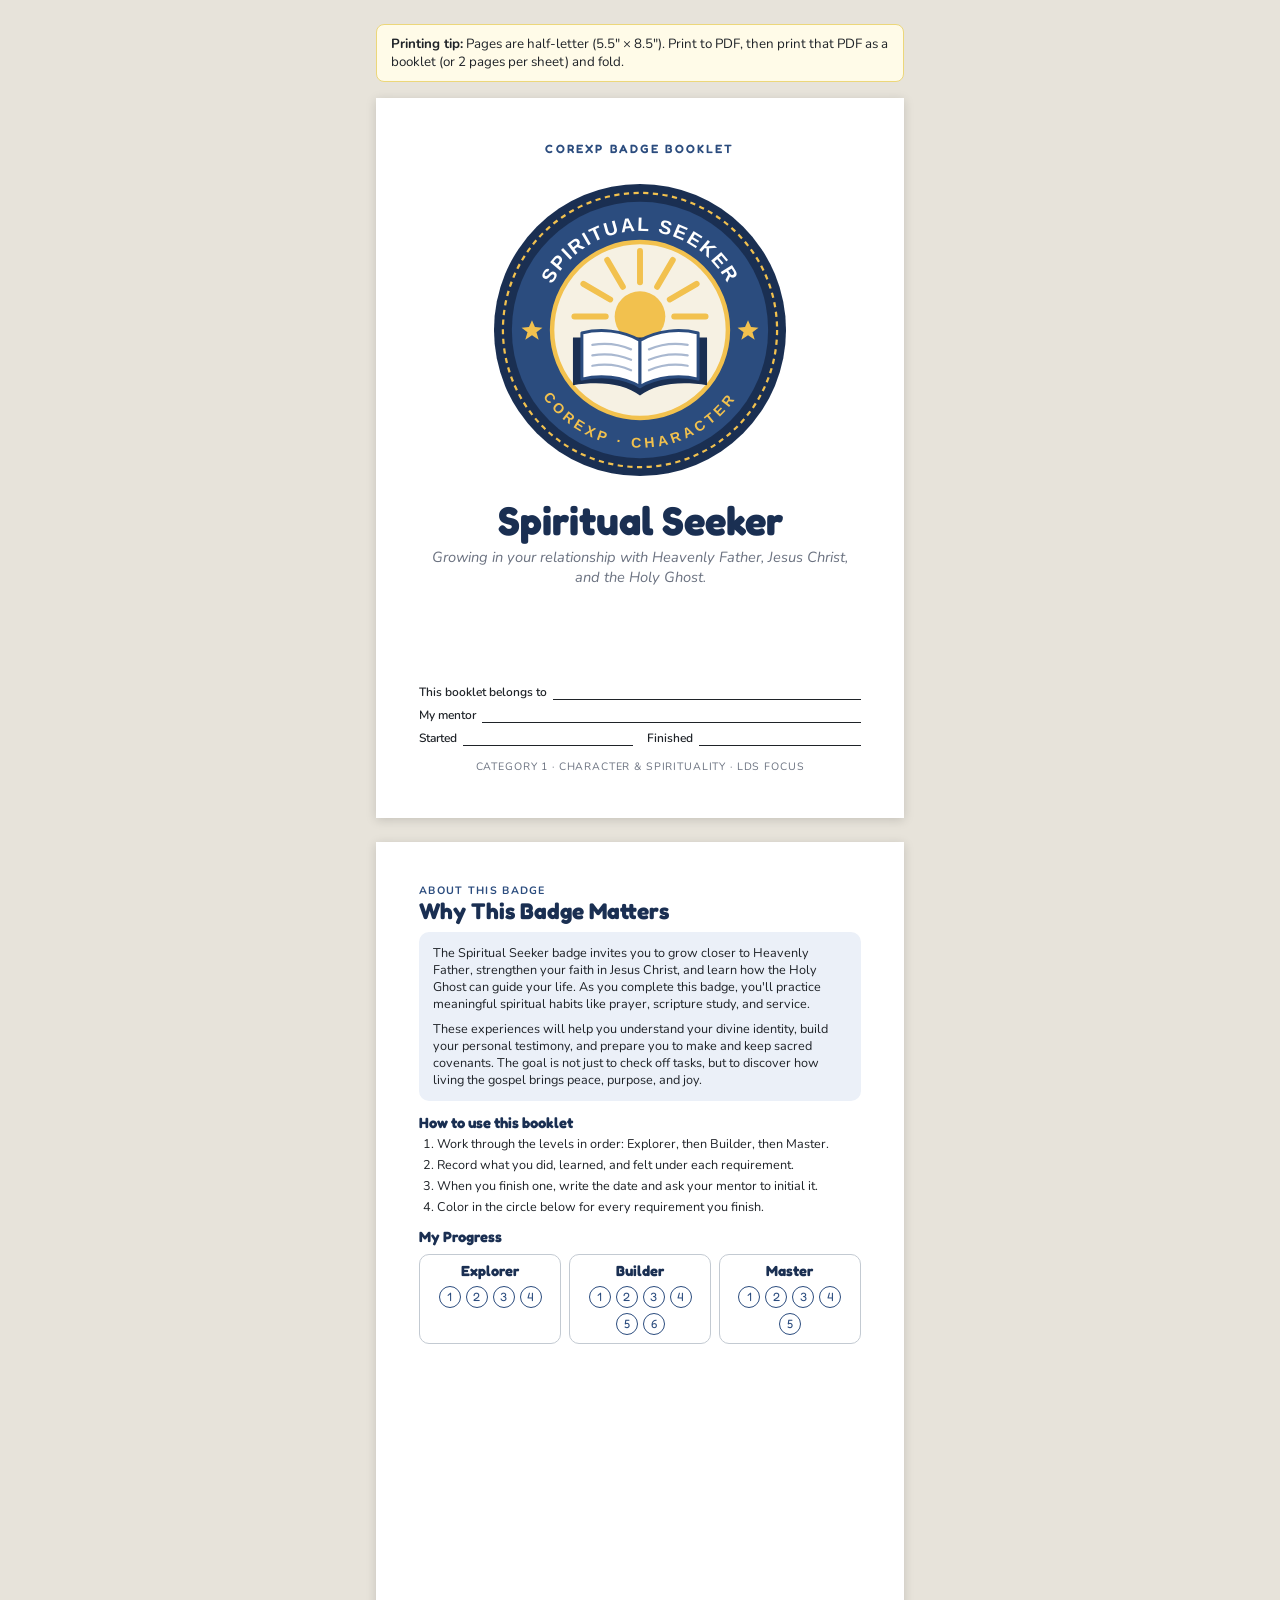
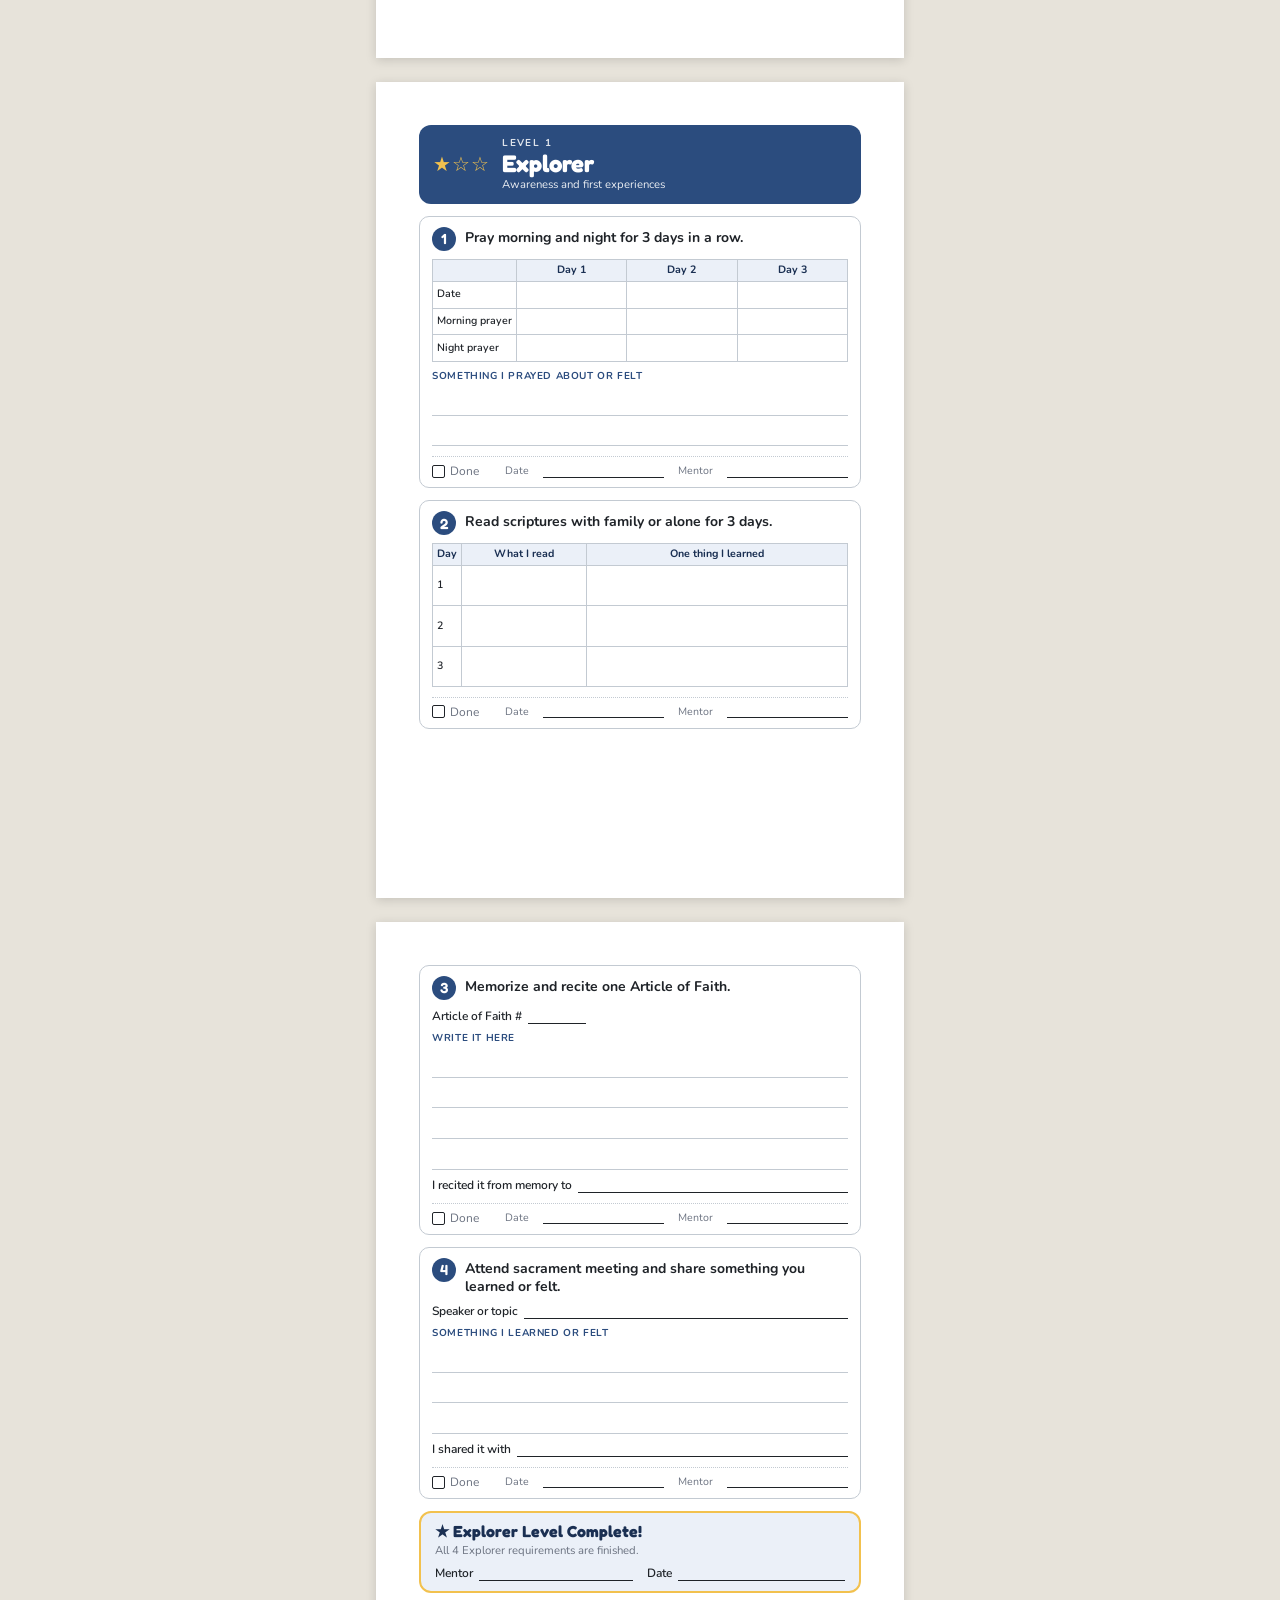
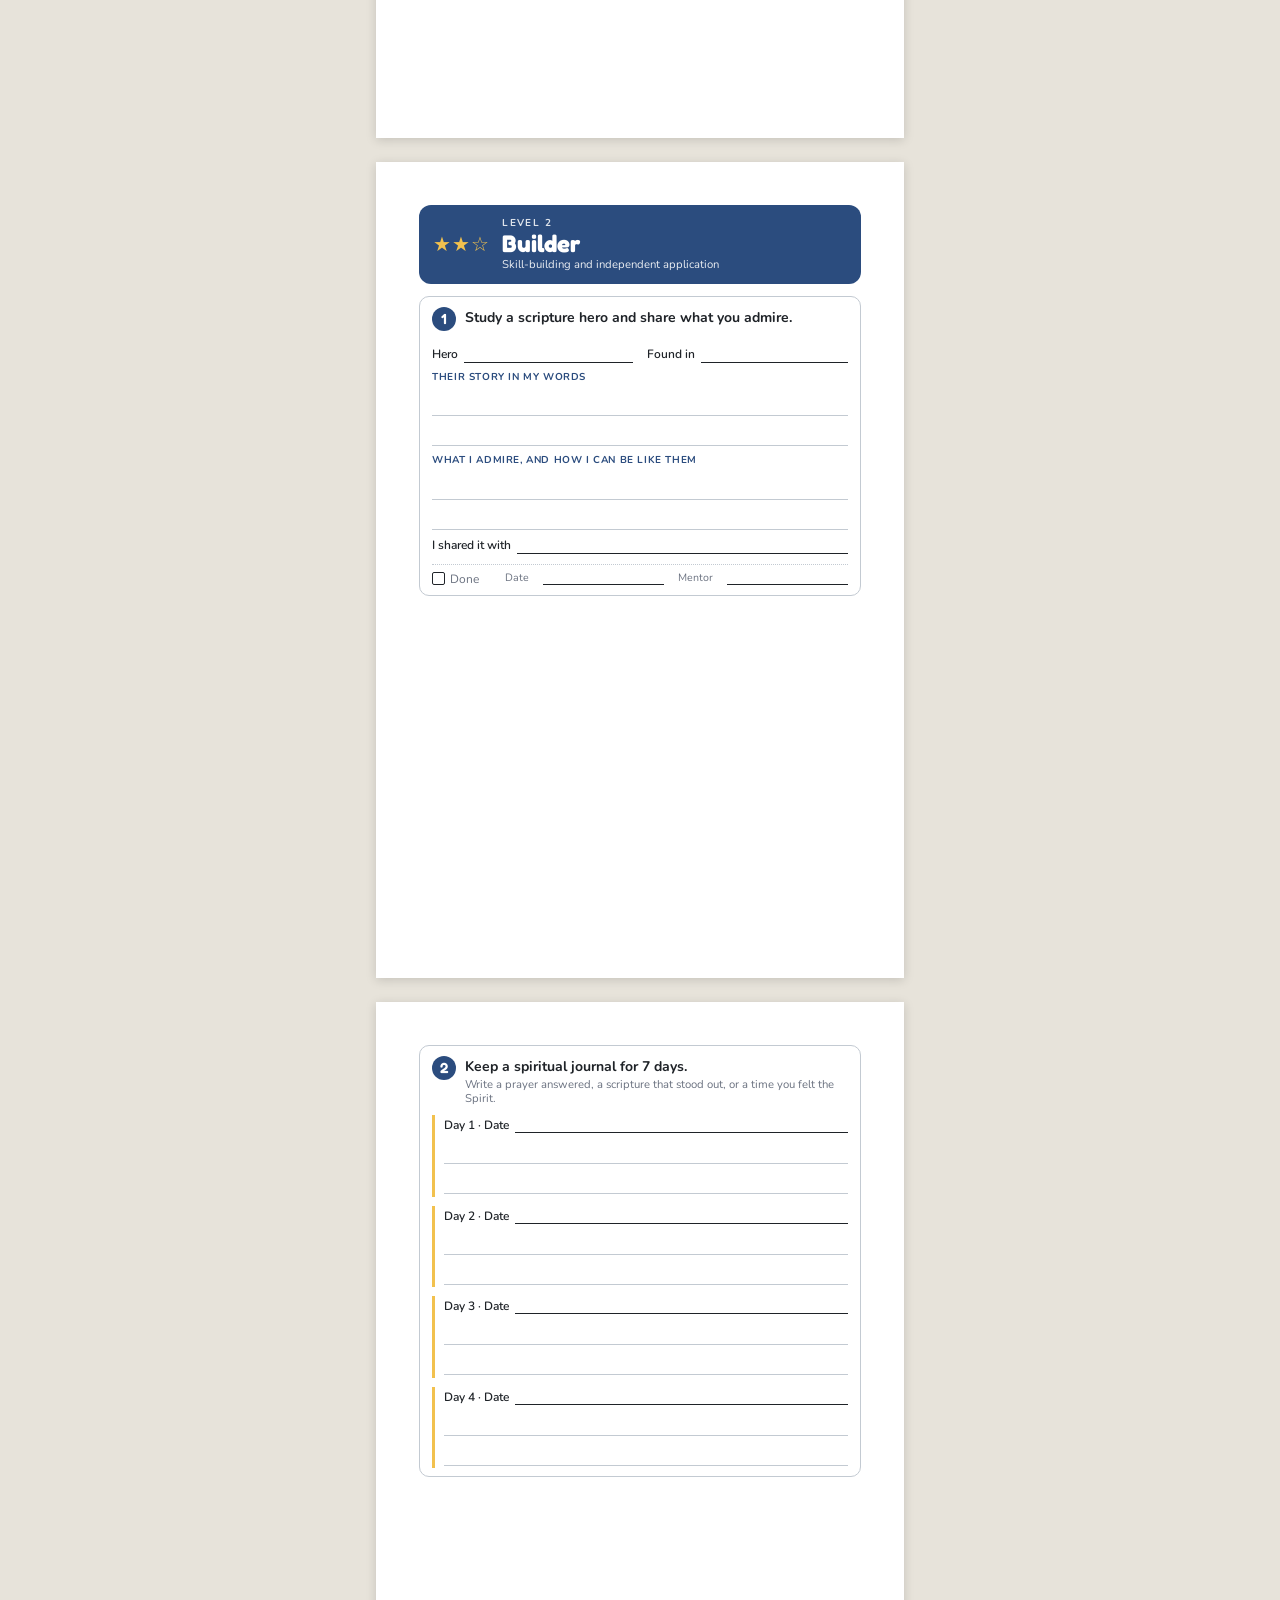
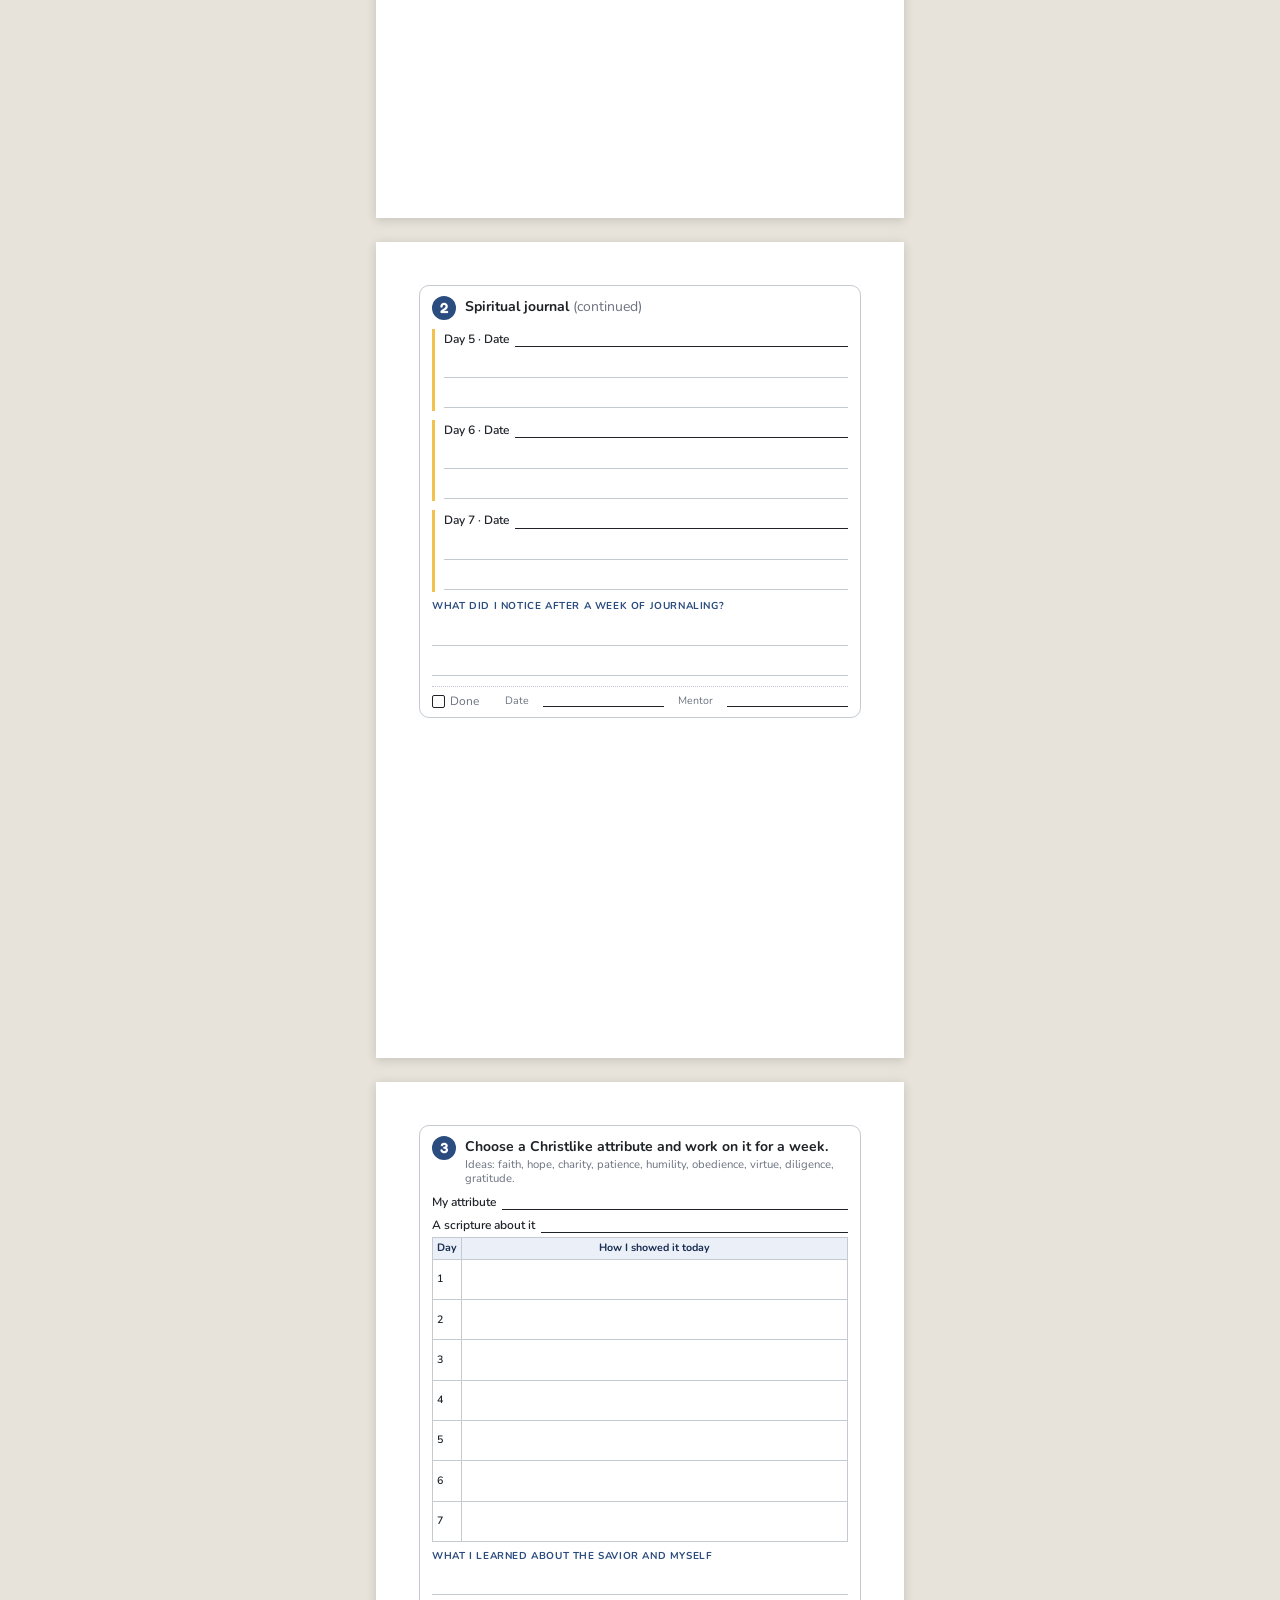
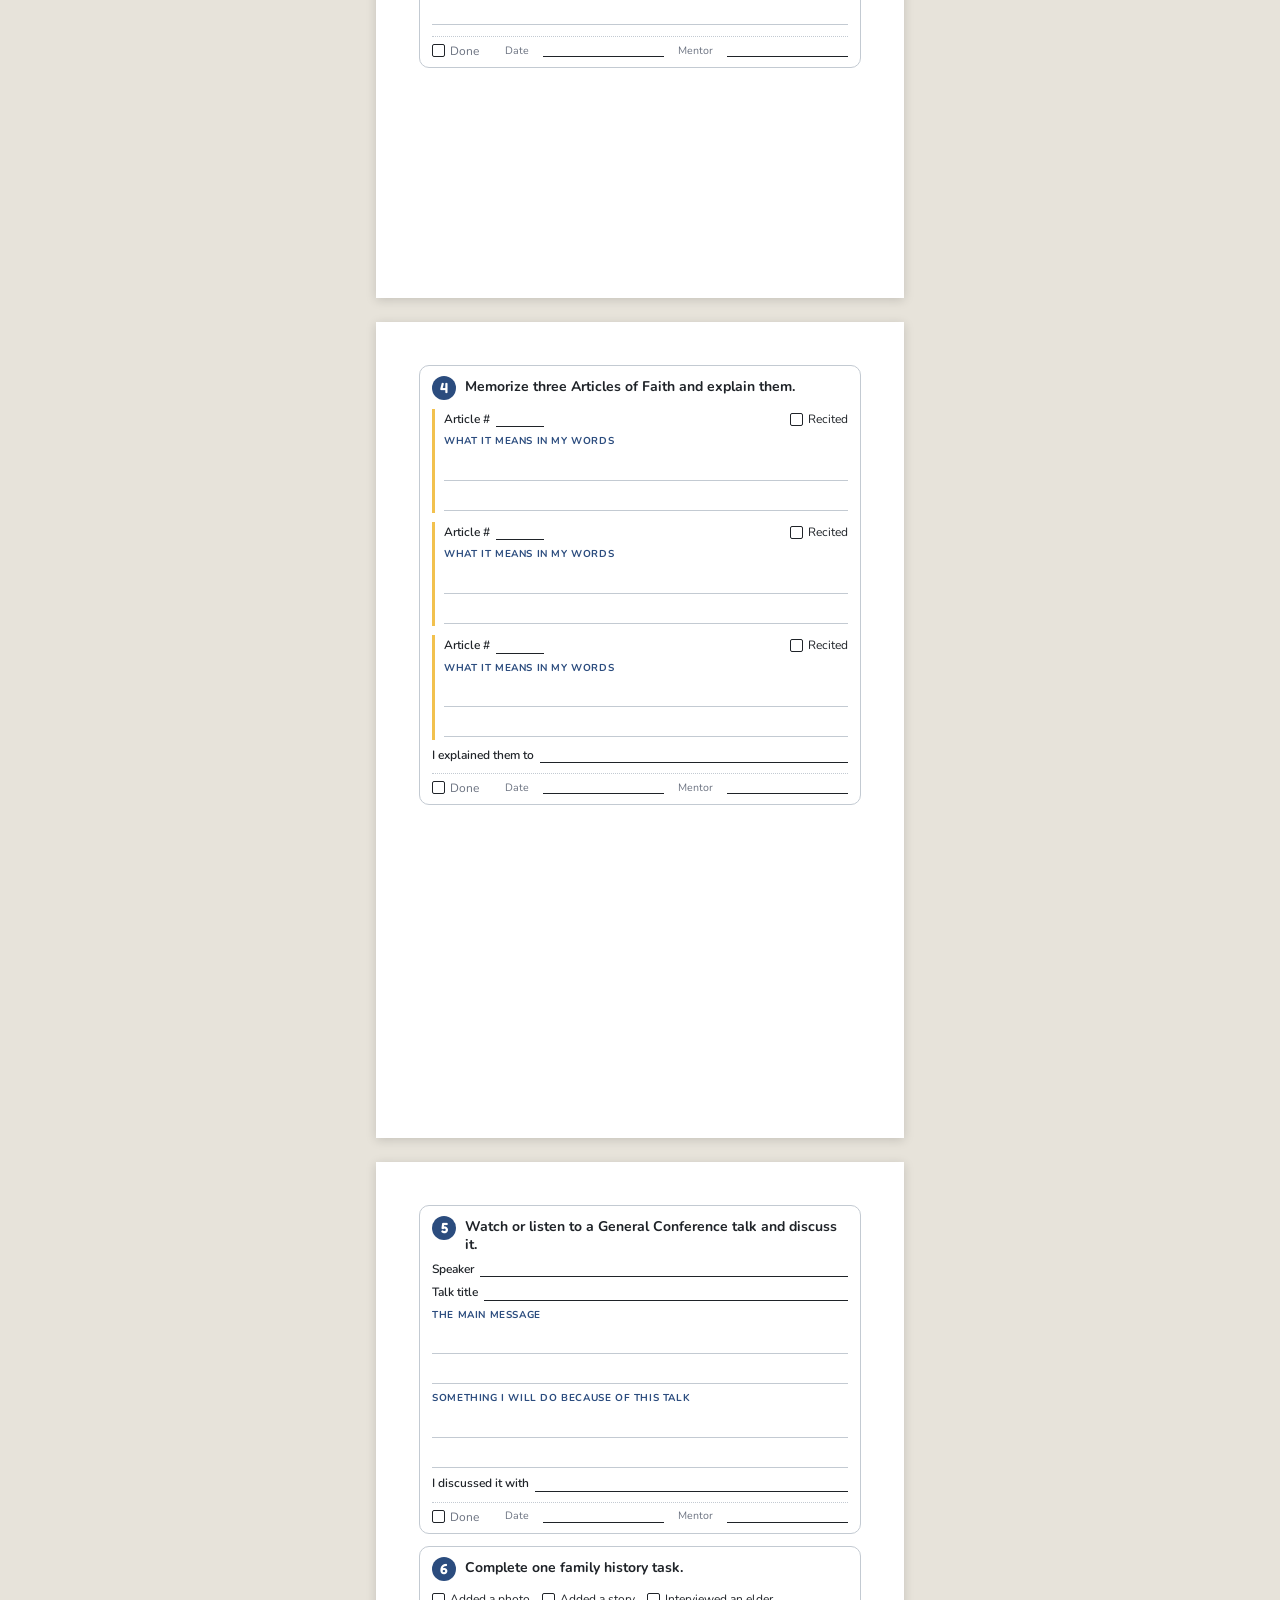
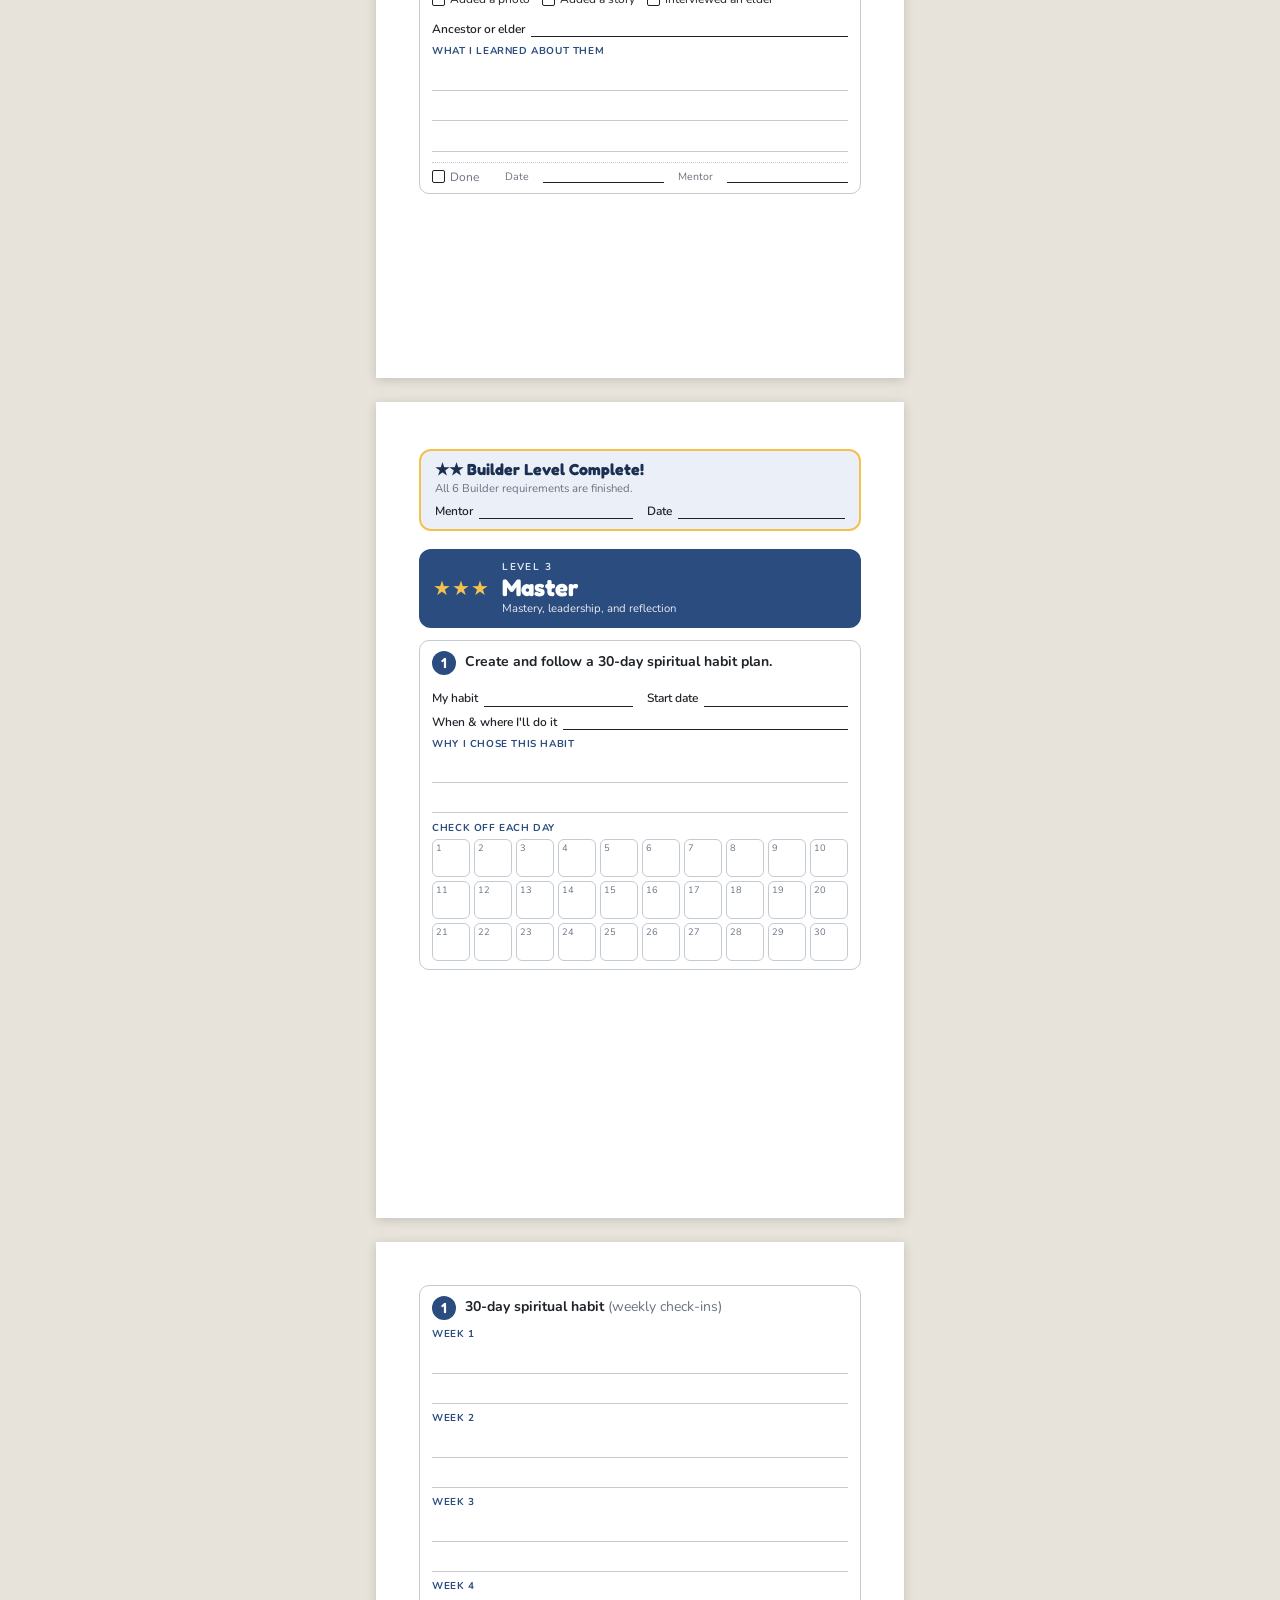
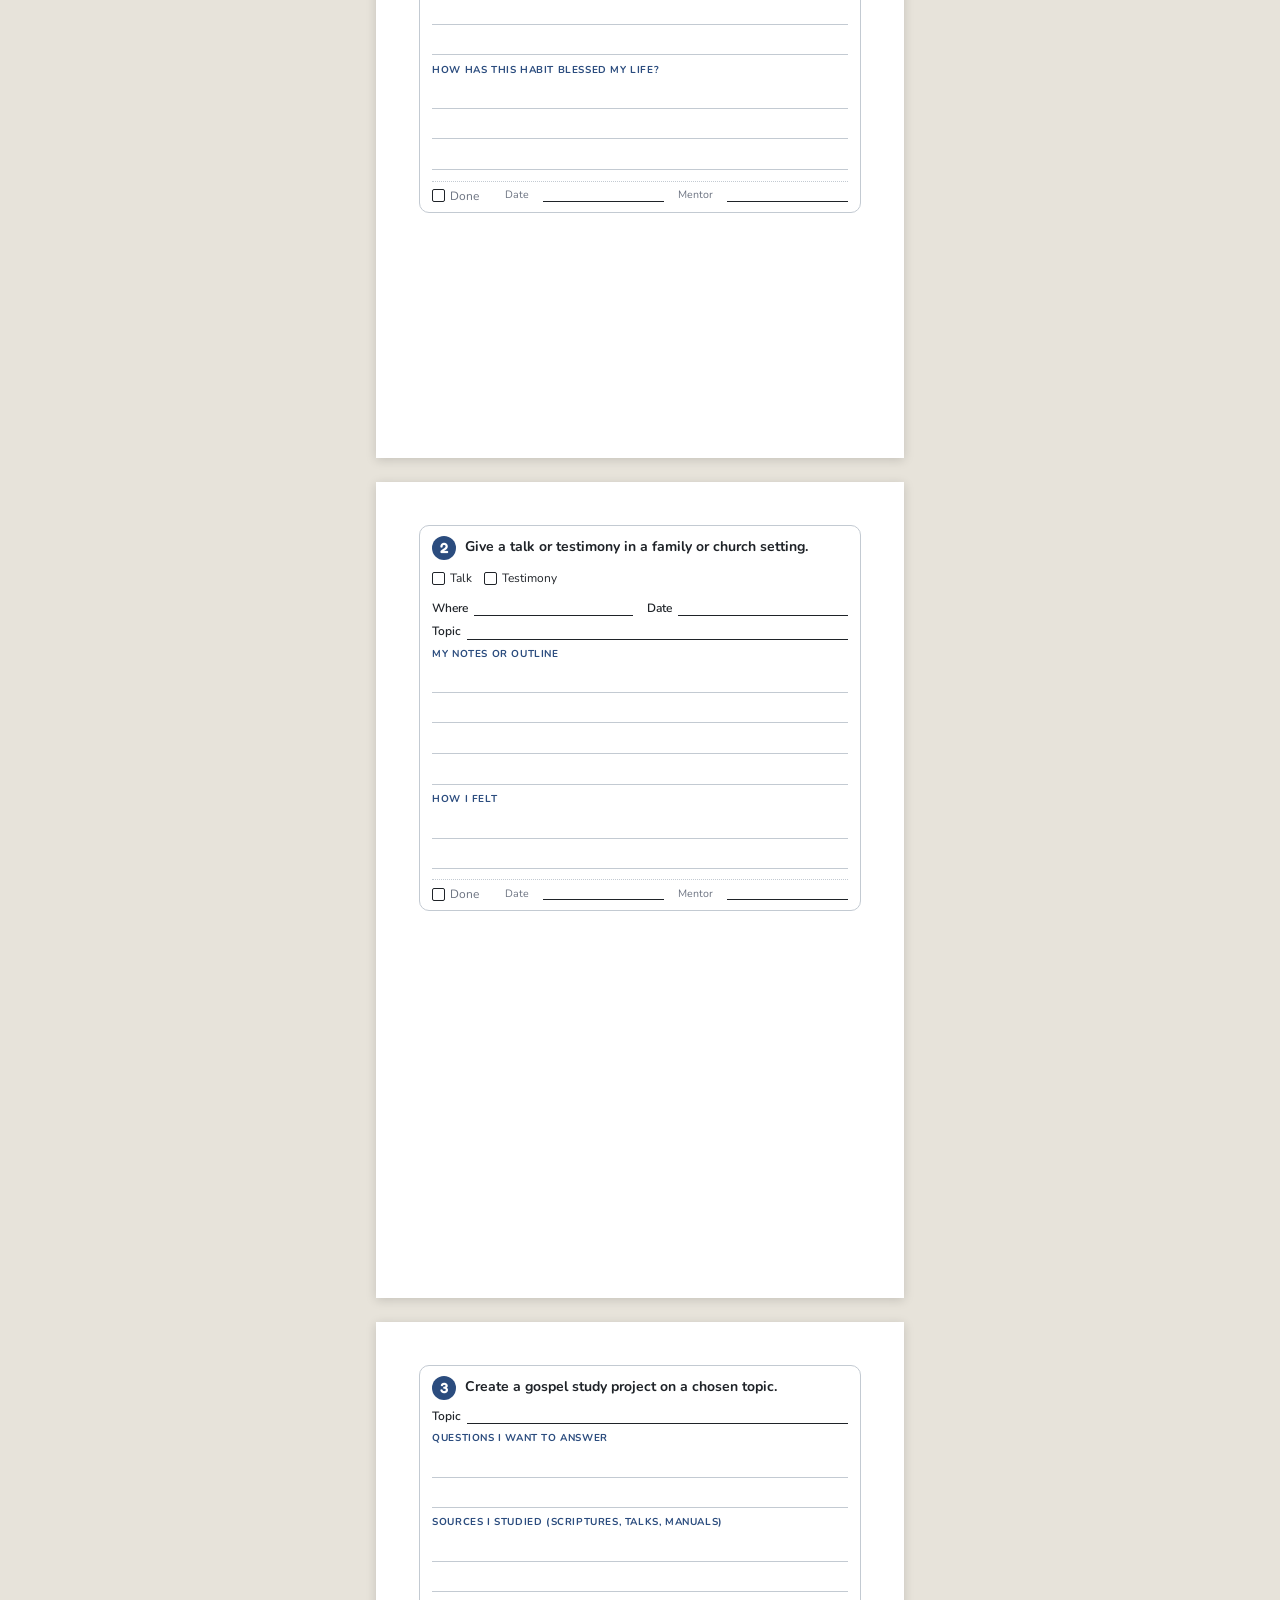
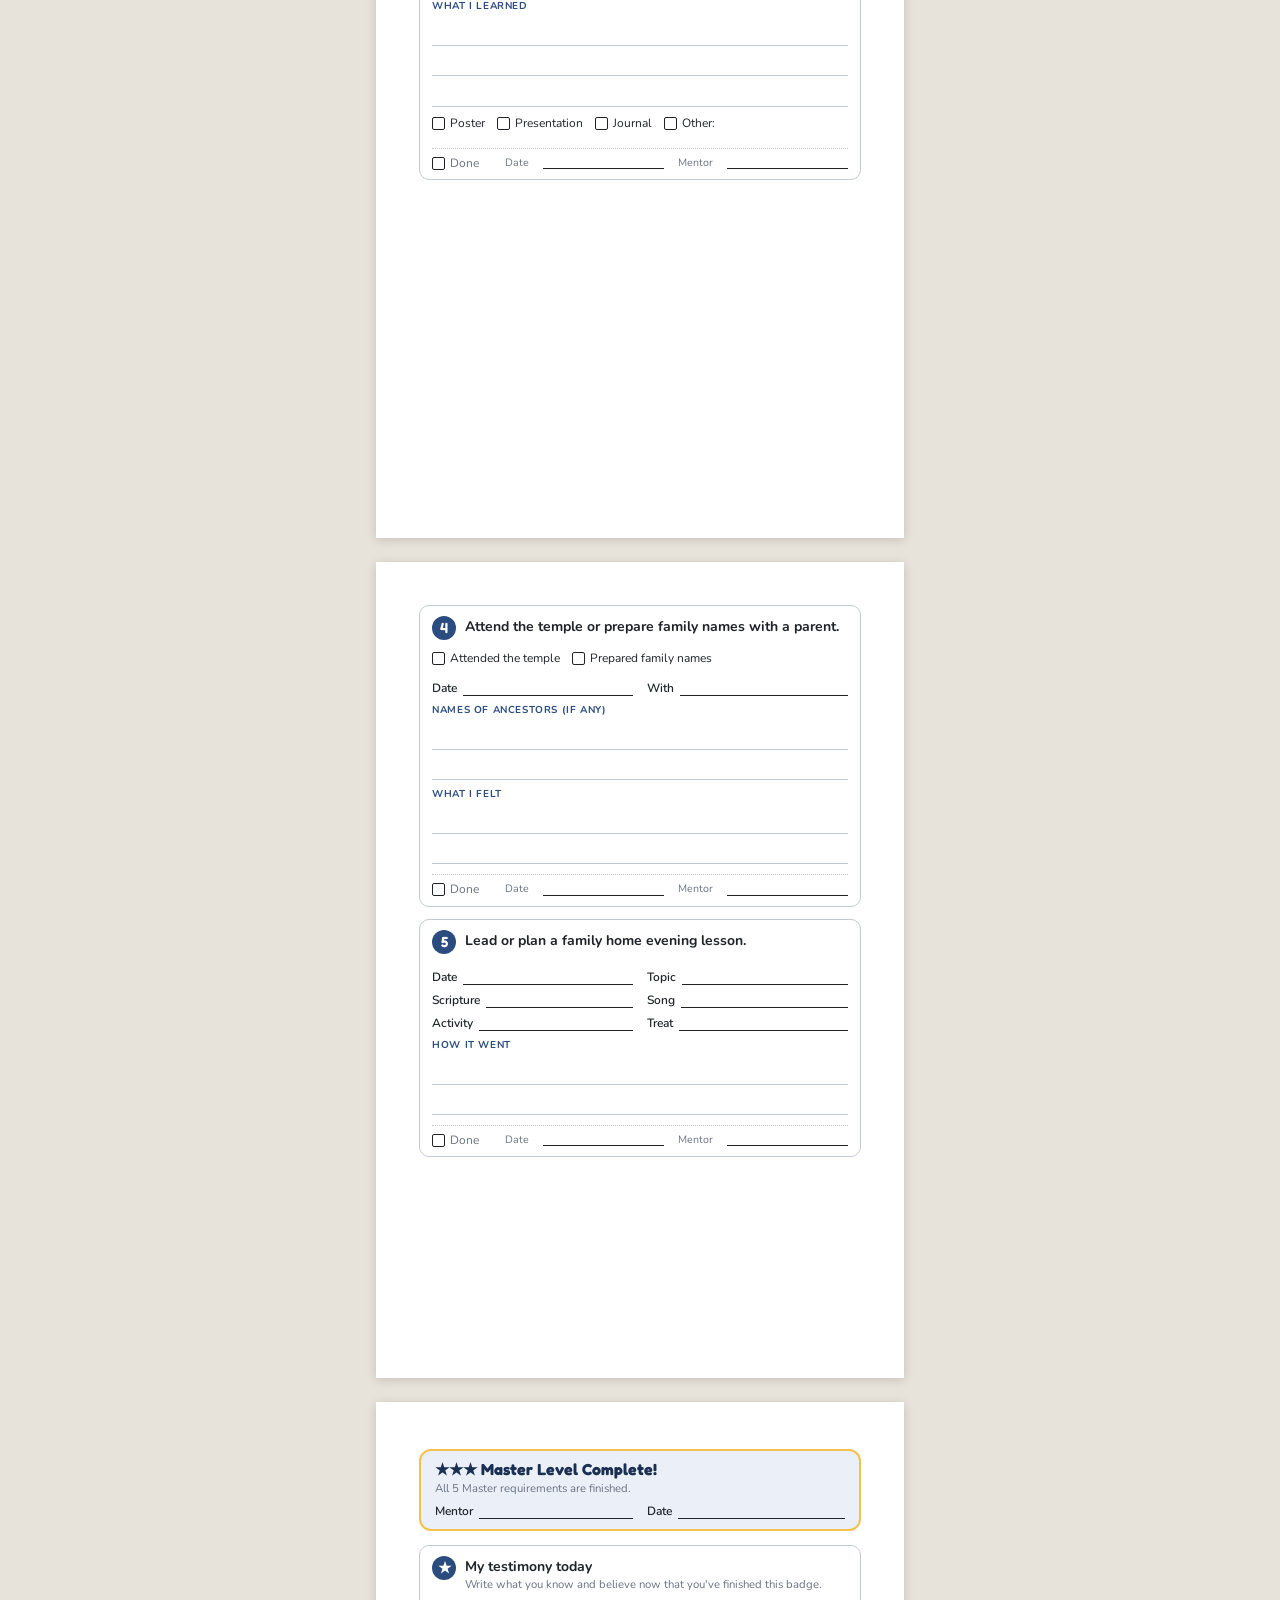
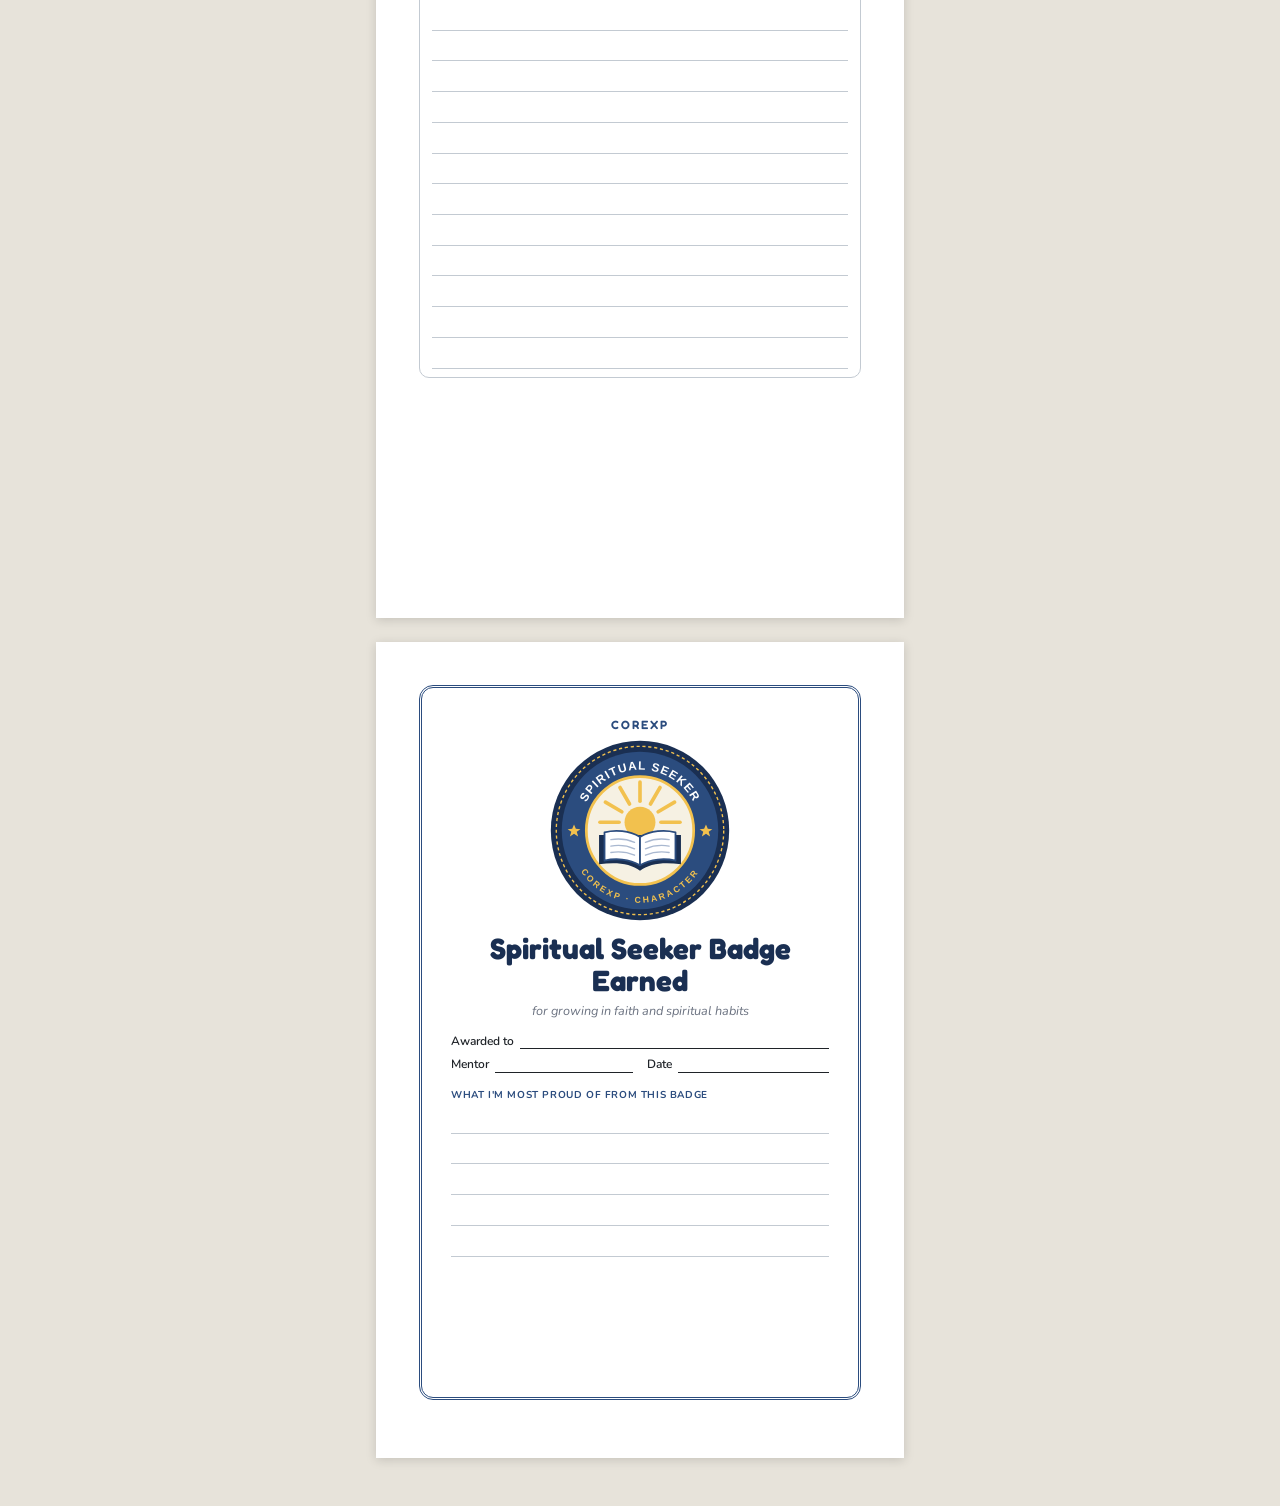
<file: 1. Character & Spirituality/badges/Spiritual Seeker/booklet.html>
<!doctype html>
<html lang="en">
<head>
  <meta charset="utf-8">
  <meta name="viewport" content="width=device-width, initial-scale=1">
  <title>Spiritual Seeker Booklet</title>
  <link rel="stylesheet" href="../../../assets/booklet.css">
  <style>
    :root { --main: #2b4c7e; --dark: #1a2f52; --accent: #f2c14e; --tint: #ebf0f8; }
  </style>
</head>
<body>

<div class="print-tip">
  <strong>Printing tip:</strong> Pages are half-letter (5.5″ × 8.5″). Print to PDF, then print that PDF as a booklet (or 2 pages per sheet) and fold.
</div>

<!-- Cover -->
<section class="sheet cover">
  <div class="brand">CoreXP Badge Booklet</div>
  <img class="logo" src="logo.svg" alt="Spiritual Seeker badge">
  <h1>Spiritual Seeker</h1>
  <p class="tagline">Growing in your relationship with Heavenly Father, Jesus Christ, and the Holy Ghost.</p>
  <div class="owner">
    <div class="field"><span>This booklet belongs to</span><span class="blank"></span></div>
    <div class="field"><span>My mentor</span><span class="blank"></span></div>
    <div class="cols">
      <div class="field"><span>Started</span><span class="blank"></span></div>
      <div class="field"><span>Finished</span><span class="blank"></span></div>
    </div>
  </div>
  <div class="category">Category 1 · Character &amp; Spirituality · LDS Focus</div>
</section>

<!-- About -->
<section class="sheet">
  <h2 class="page-title"><small>About this badge</small>Why This Badge Matters</h2>
  <div class="why">
    <p>The Spiritual Seeker badge invites you to grow closer to Heavenly Father, strengthen your faith in Jesus Christ, and learn how the Holy Ghost can guide your life. As you complete this badge, you'll practice meaningful spiritual habits like prayer, scripture study, and service.</p>
    <p>These experiences will help you understand your divine identity, build your personal testimony, and prepare you to make and keep sacred covenants. The goal is not just to check off tasks, but to discover how living the gospel brings peace, purpose, and joy.</p>
  </div>

  <h3>How to use this booklet</h3>
  <ol class="how">
    <li>Work through the levels in order: Explorer, then Builder, then Master.</li>
    <li>Record what you did, learned, and felt under each requirement.</li>
    <li>When you finish one, write the date and ask your mentor to initial it.</li>
    <li>Color in the circle below for every requirement you finish.</li>
  </ol>

  <h3 style="margin-bottom:8px">My Progress</h3>
  <div class="progress">
    <div class="col"><h3>Explorer</h3><div class="dots"><span>1</span><span>2</span><span>3</span><span>4</span></div></div>
    <div class="col"><h3>Builder</h3><div class="dots"><span>1</span><span>2</span><span>3</span><span>4</span><span>5</span><span>6</span></div></div>
    <div class="col"><h3>Master</h3><div class="dots"><span>1</span><span>2</span><span>3</span><span>4</span><span>5</span></div></div>
  </div>
</section>

<!-- ============ EXPLORER ============ -->
<section class="sheet">
  <div class="level-head">
    <div class="stars">★☆☆</div>
    <div>
      <div class="level-num">Level 1</div>
      <h2>Explorer</h2>
      <div class="level-desc">Awareness and first experiences</div>
    </div>
  </div>

  <div class="req">
    <div class="req-head"><div class="req-num">1</div><div class="req-title">Pray morning and night for 3 days in a row.</div></div>
    <table class="tracker">
      <thead><tr><th></th><th>Day 1</th><th>Day 2</th><th>Day 3</th></tr></thead>
      <tbody>
        <tr><th>Date</th><td></td><td></td><td></td></tr>
        <tr><th>Morning prayer</th><td></td><td></td><td></td></tr>
        <tr><th>Night prayer</th><td></td><td></td><td></td></tr>
      </tbody>
    </table>
    <span class="label">Something I prayed about or felt</span>
    <div class="lines" style="--n:2"></div>
    <div class="req-foot"><span class="check">Done</span><span>Date</span><span class="blank"></span><span>Mentor</span><span class="blank"></span></div>
  </div>

  <div class="req">
    <div class="req-head"><div class="req-num">2</div><div class="req-title">Read scriptures with family or alone for 3 days.</div></div>
    <table class="tracker log">
      <thead><tr><th>Day</th><th style="width:30%">What I read</th><th>One thing I learned</th></tr></thead>
      <tbody>
        <tr><th>1</th><td></td><td></td></tr>
        <tr><th>2</th><td></td><td></td></tr>
        <tr><th>3</th><td></td><td></td></tr>
      </tbody>
    </table>
    <div class="req-foot"><span class="check">Done</span><span>Date</span><span class="blank"></span><span>Mentor</span><span class="blank"></span></div>
  </div>
</section>

<section class="sheet">
  <div class="req">
    <div class="req-head"><div class="req-num">3</div><div class="req-title">Memorize and recite one Article of Faith.</div></div>
    <div class="field"><span>Article of Faith #</span><span class="blank" style="flex:0 0 0.6in"></span></div>
    <span class="label">Write it here</span>
    <div class="lines" style="--n:4"></div>
    <div class="field"><span>I recited it from memory to</span><span class="blank"></span></div>
    <div class="req-foot"><span class="check">Done</span><span>Date</span><span class="blank"></span><span>Mentor</span><span class="blank"></span></div>
  </div>

  <div class="req">
    <div class="req-head"><div class="req-num">4</div><div class="req-title">Attend sacrament meeting and share something you learned or felt.</div></div>
    <div class="field"><span>Speaker or topic</span><span class="blank"></span></div>
    <span class="label">Something I learned or felt</span>
    <div class="lines" style="--n:3"></div>
    <div class="field"><span>I shared it with</span><span class="blank"></span></div>
    <div class="req-foot"><span class="check">Done</span><span>Date</span><span class="blank"></span><span>Mentor</span><span class="blank"></span></div>
  </div>

  <div class="level-done">
    <h3>★ Explorer Level Complete!</h3>
    <p>All 4 Explorer requirements are finished.</p>
    <div class="cols">
      <div class="field"><span>Mentor</span><span class="blank"></span></div>
      <div class="field"><span>Date</span><span class="blank"></span></div>
    </div>
  </div>
</section>

<!-- ============ BUILDER ============ -->
<section class="sheet">
  <div class="level-head">
    <div class="stars">★★☆</div>
    <div>
      <div class="level-num">Level 2</div>
      <h2>Builder</h2>
      <div class="level-desc">Skill-building and independent application</div>
    </div>
  </div>

  <div class="req">
    <div class="req-head"><div class="req-num">1</div><div class="req-title">Study a scripture hero and share what you admire.</div></div>
    <div class="cols">
      <div class="field"><span>Hero</span><span class="blank"></span></div>
      <div class="field"><span>Found in</span><span class="blank"></span></div>
    </div>
    <span class="label">Their story in my words</span>
    <div class="lines" style="--n:2"></div>
    <span class="label">What I admire, and how I can be like them</span>
    <div class="lines" style="--n:2"></div>
    <div class="field"><span>I shared it with</span><span class="blank"></span></div>
    <div class="req-foot"><span class="check">Done</span><span>Date</span><span class="blank"></span><span>Mentor</span><span class="blank"></span></div>
  </div>
</section>

<section class="sheet">
  <div class="req tall">
    <div class="req-head"><div class="req-num">2</div><div class="req-title">Keep a spiritual journal for 7 days.<span class="hint">Write a prayer answered, a scripture that stood out, or a time you felt the Spirit.</span></div></div>
    <div class="entry"><div class="field"><span>Day 1 · Date</span><span class="blank"></span></div><div class="lines" style="--n:2"></div></div>
    <div class="entry"><div class="field"><span>Day 2 · Date</span><span class="blank"></span></div><div class="lines" style="--n:2"></div></div>
    <div class="entry"><div class="field"><span>Day 3 · Date</span><span class="blank"></span></div><div class="lines" style="--n:2"></div></div>
    <div class="entry"><div class="field"><span>Day 4 · Date</span><span class="blank"></span></div><div class="lines" style="--n:2"></div></div>
  </div>
</section>

<section class="sheet">
  <div class="req tall">
    <div class="req-head"><div class="req-num">2</div><div class="req-title">Spiritual journal <span style="font-weight:400;color:var(--muted)">(continued)</span></div></div>
    <div class="entry"><div class="field"><span>Day 5 · Date</span><span class="blank"></span></div><div class="lines" style="--n:2"></div></div>
    <div class="entry"><div class="field"><span>Day 6 · Date</span><span class="blank"></span></div><div class="lines" style="--n:2"></div></div>
    <div class="entry"><div class="field"><span>Day 7 · Date</span><span class="blank"></span></div><div class="lines" style="--n:2"></div></div>
    <span class="label">What did I notice after a week of journaling?</span>
    <div class="lines" style="--n:2"></div>
    <div class="req-foot"><span class="check">Done</span><span>Date</span><span class="blank"></span><span>Mentor</span><span class="blank"></span></div>
  </div>
</section>

<section class="sheet">
  <div class="req">
    <div class="req-head"><div class="req-num">3</div><div class="req-title">Choose a Christlike attribute and work on it for a week.<span class="hint">Ideas: faith, hope, charity, patience, humility, obedience, virtue, diligence, gratitude.</span></div></div>
    <div class="field"><span>My attribute</span><span class="blank"></span></div>
    <div class="field"><span>A scripture about it</span><span class="blank"></span></div>
    <table class="tracker log">
      <thead><tr><th>Day</th><th>How I showed it today</th></tr></thead>
      <tbody>
        <tr><th>1</th><td></td></tr>
        <tr><th>2</th><td></td></tr>
        <tr><th>3</th><td></td></tr>
        <tr><th>4</th><td></td></tr>
        <tr><th>5</th><td></td></tr>
        <tr><th>6</th><td></td></tr>
        <tr><th>7</th><td></td></tr>
      </tbody>
    </table>
    <span class="label">What I learned about the Savior and myself</span>
    <div class="lines" style="--n:2"></div>
    <div class="req-foot"><span class="check">Done</span><span>Date</span><span class="blank"></span><span>Mentor</span><span class="blank"></span></div>
  </div>
</section>

<section class="sheet">
  <div class="req">
    <div class="req-head"><div class="req-num">4</div><div class="req-title">Memorize three Articles of Faith and explain them.</div></div>
    <div class="entry"><div class="field"><span>Article #</span><span class="blank" style="flex:0 0 0.5in"></span><span class="check" style="margin:0 0 0 auto">Recited</span></div><span class="label">What it means in my words</span><div class="lines" style="--n:2"></div></div>
    <div class="entry"><div class="field"><span>Article #</span><span class="blank" style="flex:0 0 0.5in"></span><span class="check" style="margin:0 0 0 auto">Recited</span></div><span class="label">What it means in my words</span><div class="lines" style="--n:2"></div></div>
    <div class="entry"><div class="field"><span>Article #</span><span class="blank" style="flex:0 0 0.5in"></span><span class="check" style="margin:0 0 0 auto">Recited</span></div><span class="label">What it means in my words</span><div class="lines" style="--n:2"></div></div>
    <div class="field"><span>I explained them to</span><span class="blank"></span></div>
    <div class="req-foot"><span class="check">Done</span><span>Date</span><span class="blank"></span><span>Mentor</span><span class="blank"></span></div>
  </div>
</section>

<section class="sheet">
  <div class="req">
    <div class="req-head"><div class="req-num">5</div><div class="req-title">Watch or listen to a General Conference talk and discuss it.</div></div>
    <div class="field"><span>Speaker</span><span class="blank"></span></div>
    <div class="field"><span>Talk title</span><span class="blank"></span></div>
    <span class="label">The main message</span>
    <div class="lines" style="--n:2"></div>
    <span class="label">Something I will do because of this talk</span>
    <div class="lines" style="--n:2"></div>
    <div class="field"><span>I discussed it with</span><span class="blank"></span></div>
    <div class="req-foot"><span class="check">Done</span><span>Date</span><span class="blank"></span><span>Mentor</span><span class="blank"></span></div>
  </div>

  <div class="req">
    <div class="req-head"><div class="req-num">6</div><div class="req-title">Complete one family history task.</div></div>
    <div class="checks"><span class="check">Added a photo</span><span class="check">Added a story</span><span class="check">Interviewed an elder</span></div>
    <div class="field"><span>Ancestor or elder</span><span class="blank"></span></div>
    <span class="label">What I learned about them</span>
    <div class="lines" style="--n:3"></div>
    <div class="req-foot"><span class="check">Done</span><span>Date</span><span class="blank"></span><span>Mentor</span><span class="blank"></span></div>
  </div>
</section>

<section class="sheet">
  <div class="level-done">
    <h3>★★ Builder Level Complete!</h3>
    <p>All 6 Builder requirements are finished.</p>
    <div class="cols">
      <div class="field"><span>Mentor</span><span class="blank"></span></div>
      <div class="field"><span>Date</span><span class="blank"></span></div>
    </div>
  </div>

  <!-- ============ MASTER ============ -->
  <div class="level-head" style="margin-top:18px">
    <div class="stars">★★★</div>
    <div>
      <div class="level-num">Level 3</div>
      <h2>Master</h2>
      <div class="level-desc">Mastery, leadership, and reflection</div>
    </div>
  </div>

  <div class="req">
    <div class="req-head"><div class="req-num">1</div><div class="req-title">Create and follow a 30-day spiritual habit plan.</div></div>
    <div class="cols">
      <div class="field"><span>My habit</span><span class="blank"></span></div>
      <div class="field"><span>Start date</span><span class="blank"></span></div>
    </div>
    <div class="field"><span>When &amp; where I'll do it</span><span class="blank"></span></div>
    <span class="label">Why I chose this habit</span>
    <div class="lines" style="--n:2"></div>
    <span class="label">Check off each day</span>
    <div class="days" style="--cols:10">
      <span>1</span><span>2</span><span>3</span><span>4</span><span>5</span><span>6</span><span>7</span><span>8</span><span>9</span><span>10</span>
      <span>11</span><span>12</span><span>13</span><span>14</span><span>15</span><span>16</span><span>17</span><span>18</span><span>19</span><span>20</span>
      <span>21</span><span>22</span><span>23</span><span>24</span><span>25</span><span>26</span><span>27</span><span>28</span><span>29</span><span>30</span>
    </div>
  </div>
</section>

<section class="sheet">
  <div class="req">
    <div class="req-head"><div class="req-num">1</div><div class="req-title">30-day spiritual habit <span style="font-weight:400;color:var(--muted)">(weekly check-ins)</span></div></div>
    <span class="label">Week 1</span><div class="lines" style="--n:2"></div>
    <span class="label">Week 2</span><div class="lines" style="--n:2"></div>
    <span class="label">Week 3</span><div class="lines" style="--n:2"></div>
    <span class="label">Week 4</span><div class="lines" style="--n:2"></div>
    <span class="label">How has this habit blessed my life?</span>
    <div class="lines" style="--n:3"></div>
    <div class="req-foot"><span class="check">Done</span><span>Date</span><span class="blank"></span><span>Mentor</span><span class="blank"></span></div>
  </div>
</section>

<section class="sheet">
  <div class="req">
    <div class="req-head"><div class="req-num">2</div><div class="req-title">Give a talk or testimony in a family or church setting.</div></div>
    <div class="checks"><span class="check">Talk</span><span class="check">Testimony</span></div>
    <div class="cols">
      <div class="field"><span>Where</span><span class="blank"></span></div>
      <div class="field"><span>Date</span><span class="blank"></span></div>
    </div>
    <div class="field"><span>Topic</span><span class="blank"></span></div>
    <span class="label">My notes or outline</span>
    <div class="lines" style="--n:4"></div>
    <span class="label">How I felt</span>
    <div class="lines" style="--n:2"></div>
    <div class="req-foot"><span class="check">Done</span><span>Date</span><span class="blank"></span><span>Mentor</span><span class="blank"></span></div>
  </div>
</section>

<section class="sheet">
  <div class="req">
    <div class="req-head"><div class="req-num">3</div><div class="req-title">Create a gospel study project on a chosen topic.</div></div>
    <div class="field"><span>Topic</span><span class="blank"></span></div>
    <span class="label">Questions I want to answer</span>
    <div class="lines" style="--n:2"></div>
    <span class="label">Sources I studied (scriptures, talks, manuals)</span>
    <div class="lines" style="--n:2"></div>
    <span class="label">What I learned</span>
    <div class="lines" style="--n:3"></div>
    <div class="checks"><span class="check">Poster</span><span class="check">Presentation</span><span class="check">Journal</span><span class="check">Other:</span></div>
    <div class="req-foot"><span class="check">Done</span><span>Date</span><span class="blank"></span><span>Mentor</span><span class="blank"></span></div>
  </div>
</section>

<section class="sheet">
  <div class="req">
    <div class="req-head"><div class="req-num">4</div><div class="req-title">Attend the temple or prepare family names with a parent.</div></div>
    <div class="checks"><span class="check">Attended the temple</span><span class="check">Prepared family names</span></div>
    <div class="cols">
      <div class="field"><span>Date</span><span class="blank"></span></div>
      <div class="field"><span>With</span><span class="blank"></span></div>
    </div>
    <span class="label">Names of ancestors (if any)</span>
    <div class="lines" style="--n:2"></div>
    <span class="label">What I felt</span>
    <div class="lines" style="--n:2"></div>
    <div class="req-foot"><span class="check">Done</span><span>Date</span><span class="blank"></span><span>Mentor</span><span class="blank"></span></div>
  </div>

  <div class="req">
    <div class="req-head"><div class="req-num">5</div><div class="req-title">Lead or plan a family home evening lesson.</div></div>
    <div class="cols">
      <div class="field"><span>Date</span><span class="blank"></span></div>
      <div class="field"><span>Topic</span><span class="blank"></span></div>
      <div class="field"><span>Scripture</span><span class="blank"></span></div>
      <div class="field"><span>Song</span><span class="blank"></span></div>
      <div class="field"><span>Activity</span><span class="blank"></span></div>
      <div class="field"><span>Treat</span><span class="blank"></span></div>
    </div>
    <span class="label">How it went</span>
    <div class="lines" style="--n:2"></div>
    <div class="req-foot"><span class="check">Done</span><span>Date</span><span class="blank"></span><span>Mentor</span><span class="blank"></span></div>
  </div>
</section>

<section class="sheet">
  <div class="level-done">
    <h3>★★★ Master Level Complete!</h3>
    <p>All 5 Master requirements are finished.</p>
    <div class="cols">
      <div class="field"><span>Mentor</span><span class="blank"></span></div>
      <div class="field"><span>Date</span><span class="blank"></span></div>
    </div>
  </div>

  <div class="req" style="margin-top:14px">
    <div class="req-head"><div class="req-num">★</div><div class="req-title">My testimony today<span class="hint">Write what you know and believe now that you've finished this badge.</span></div></div>
    <div class="lines" style="--n:12"></div>
  </div>
</section>

<!-- Certificate -->
<section class="sheet">
  <div class="certificate">
    <div class="brand">CoreXP</div>
    <img class="logo" src="logo.svg" alt="Spiritual Seeker badge">
    <h1>Spiritual Seeker Badge Earned</h1>
    <p class="tagline">for growing in faith and spiritual habits</p>
    <div class="field" style="margin-top:14px"><span>Awarded to</span><span class="blank"></span></div>
    <div class="cols" style="width:100%">
      <div class="field"><span>Mentor</span><span class="blank"></span></div>
      <div class="field"><span>Date</span><span class="blank"></span></div>
    </div>
    <span class="label" style="margin-top:16px">What I'm most proud of from this badge</span>
    <div class="lines" style="--n:5"></div>
  </div>
</section>

</body>
</html>
</file>
<file: assets/booklet.css>
/* CoreXP badge booklet — shared styles.
   Each booklet sets its own colors with --main, --dark, --accent and --tint.
   Pages are half-letter (5.5in x 8.5in) so two fit on one letter sheet. */

@import url('https://fonts.googleapis.com/css2?family=Fredoka:wght@500;600;700&family=Nunito:ital,wght@0,400;0,600;0,700;1,400&display=swap');

:root {
  --main: #2e6b4f;
  --dark: #1c4534;
  --accent: #e3a92b;
  --tint: #eaf3ee;
  --ink: #1f2328;
  --muted: #6b7280;
  --rule: #c3cad2;
  --line: 0.32in;
  --display: 'Fredoka', 'Arial Rounded MT Bold', 'Trebuchet MS', sans-serif;
}

@page {
  size: 5.5in 8.5in;
  margin: 0.45in 0.45in 0.5in;
}

* { box-sizing: border-box; }

html, body {
  margin: 0;
  padding: 0;
  background: #fff;
}

body {
  font-family: 'Nunito', 'Helvetica Neue', Arial, sans-serif;
  font-size: 9.5pt;
  line-height: 1.35;
  color: var(--ink);
  -webkit-print-color-adjust: exact;
  print-color-adjust: exact;
}

h1, h2, h3 {
  font-family: var(--display);
  color: var(--dark);
  margin: 0;
  line-height: 1.1;
}

p { margin: 0 0 8px; }

/* ---------- Pages ---------- */

.sheet { break-before: page; }
.sheet:first-child { break-before: auto; }

@media screen {
  body { background: #e7e3da; padding: 24px 12px; }
  .sheet {
    width: 5.5in;
    max-width: 100%;
    min-height: 8.5in;
    margin: 0 auto 24px;
    padding: 0.45in;
    background: #fff;
    box-shadow: 0 2px 10px rgba(0, 0, 0, 0.15);
  }
  .print-tip {
    max-width: 5.5in;
    margin: 0 auto 16px;
    padding: 10px 14px;
    border-radius: 8px;
    background: #fffbe8;
    border: 1px solid #ecd77a;
    font-size: 10pt;
  }
}

@media print {
  .print-tip { display: none; }
}

/* ---------- Cover ---------- */

.cover {
  display: flex;
  flex-direction: column;
  align-items: center;
  text-align: center;
  min-height: 7.5in;
}
.cover .brand {
  font-family: var(--display);
  font-weight: 600;
  letter-spacing: 0.18em;
  text-transform: uppercase;
  font-size: 9pt;
  color: var(--main);
}
.cover .logo { width: 3.1in; margin: 0.25in 0 0.2in; }
.cover h1 { font-size: 30pt; }
.cover .tagline { font-style: italic; color: var(--muted); margin: 6px 0 0; font-size: 11pt; }
.cover .owner { width: 100%; margin-top: auto; text-align: left; }
.cover .category {
  margin-top: 14px;
  font-size: 8pt;
  color: var(--muted);
  letter-spacing: 0.08em;
  text-transform: uppercase;
}

/* ---------- Section headings ---------- */

.page-title { font-size: 17pt; margin-bottom: 8px; }
.page-title small {
  display: block;
  font-family: 'Nunito', sans-serif;
  font-size: 8pt;
  font-weight: 700;
  letter-spacing: 0.12em;
  text-transform: uppercase;
  color: var(--main);
  margin-bottom: 2px;
}

.level-head {
  display: flex;
  align-items: center;
  gap: 12px;
  background: var(--main);
  color: #fff;
  border-radius: 12px;
  padding: 12px 14px;
  margin-bottom: 12px;
}
.level-head .stars { font-size: 15pt; color: var(--accent); letter-spacing: 1px; white-space: nowrap; }
.level-head h2 { color: #fff; font-size: 18pt; }
.level-head .level-num {
  font-size: 7.5pt;
  font-weight: 700;
  letter-spacing: 0.14em;
  text-transform: uppercase;
  opacity: 0.85;
}
.level-head .level-desc { font-size: 8.5pt; opacity: 0.9; }

/* ---------- Requirement cards ---------- */

.req {
  border: 1.5px solid var(--rule);
  border-radius: 10px;
  padding: 10px 12px 8px;
  margin-bottom: 12px;
  break-inside: avoid;
}
.req.tall { break-inside: auto; }

.req-head { display: flex; gap: 9px; align-items: flex-start; margin-bottom: 8px; }
.req-num {
  flex: none;
  width: 24px;
  height: 24px;
  border-radius: 50%;
  background: var(--main);
  color: #fff;
  font-family: var(--display);
  font-weight: 600;
  font-size: 11pt;
  display: flex;
  align-items: center;
  justify-content: center;
}
.req-title { font-weight: 700; font-size: 10.5pt; line-height: 1.25; padding-top: 2px; }
.req-title .hint { display: block; font-weight: 400; font-size: 8.5pt; color: var(--muted); margin-top: 2px; }

.label {
  display: block;
  font-size: 7.5pt;
  font-weight: 700;
  letter-spacing: 0.06em;
  text-transform: uppercase;
  color: var(--main);
  margin: 8px 0 1px;
}
.label:first-child { margin-top: 0; }

.req-foot {
  display: flex;
  gap: 14px;
  align-items: center;
  margin-top: 10px;
  padding-top: 6px;
  border-top: 1px dotted var(--rule);
  font-size: 8pt;
  color: var(--muted);
}
.req-foot .blank { min-width: 0.8in; }

/* ---------- Writing space ---------- */

.lines {
  height: calc(var(--n, 3) * var(--line));
  background: repeating-linear-gradient(
    to bottom,
    transparent 0,
    transparent calc(var(--line) - 1px),
    var(--rule) calc(var(--line) - 1px),
    var(--rule) var(--line)
  );
}

.field { display: flex; align-items: flex-end; gap: 6px; margin-top: 7px; }
.field > span:first-child { white-space: nowrap; font-weight: 600; font-size: 9pt; }
.blank { flex: 1; border-bottom: 1px solid var(--ink); height: 1.15em; }

.cols { display: grid; grid-template-columns: 1fr 1fr; gap: 0 14px; }
.cols.three { grid-template-columns: 1fr 1fr 1fr; }

.box {
  height: var(--h, 1.5in);
  border: 1.5px dashed var(--rule);
  border-radius: 8px;
  display: flex;
  align-items: center;
  justify-content: center;
  color: var(--rule);
  font-size: 8.5pt;
  font-style: italic;
  margin: 4px 0;
}

.check { display: inline-flex; align-items: center; gap: 5px; margin-right: 12px; font-size: 9pt; }
.check::before {
  content: '';
  width: 11px;
  height: 11px;
  border: 1.3px solid var(--ink);
  border-radius: 2px;
  flex: none;
}
.checks { margin-top: 6px; line-height: 1.8; }

/* ---------- Trackers ---------- */

table.tracker { width: 100%; border-collapse: collapse; margin-top: 4px; font-size: 8pt; }
table.tracker th, table.tracker td { border: 1px solid var(--rule); padding: 3px 4px; text-align: center; }
table.tracker thead th { background: var(--tint); color: var(--dark); font-weight: 700; }
table.tracker tbody th { text-align: left; white-space: nowrap; font-weight: 600; width: 1%; }
table.tracker td { height: 0.28in; }
table.tracker.log td { text-align: left; height: 0.42in; }

.days {
  display: grid;
  grid-template-columns: repeat(var(--cols, 10), 1fr);
  gap: 4px;
  margin-top: 4px;
}
.days span {
  aspect-ratio: 1;
  border: 1.3px solid var(--rule);
  border-radius: 6px;
  font-size: 7pt;
  color: var(--muted);
  padding: 2px 3px;
}

.entry { border-left: 3px solid var(--accent); padding: 2px 0 2px 9px; margin-top: 9px; break-inside: avoid; }
.entry .field { margin-top: 0; }

/* ---------- Progress & sign-off ---------- */

.why { background: var(--tint); border-radius: 10px; padding: 12px 14px; margin-bottom: 14px; }
.why p:last-child { margin-bottom: 0; }

.how li { margin-bottom: 4px; }
.how { padding-left: 18px; margin: 4px 0 14px; }

.progress { display: grid; grid-template-columns: repeat(3, 1fr); gap: 8px; }
.progress .col { border: 1.5px solid var(--rule); border-radius: 10px; padding: 8px; text-align: center; }
.progress h3 { font-size: 11pt; }
.progress .dots { display: flex; flex-wrap: wrap; justify-content: center; gap: 5px; margin-top: 7px; }
.progress .dots span {
  width: 22px;
  height: 22px;
  border-radius: 50%;
  border: 1.5px solid var(--main);
  color: var(--main);
  font-family: var(--display);
  font-size: 9pt;
  display: flex;
  align-items: center;
  justify-content: center;
}

.level-done {
  border: 2px solid var(--accent);
  background: var(--tint);
  border-radius: 12px;
  padding: 10px 14px;
  margin-top: 4px;
  break-inside: avoid;
}
.level-done h3 { font-size: 12pt; }
.level-done p { font-size: 8.5pt; color: var(--muted); margin: 2px 0 0; }

.certificate {
  border: 3px double var(--main);
  border-radius: 14px;
  padding: 0.3in 0.3in 0.25in;
  text-align: center;
  min-height: 7.45in;
  display: flex;
  flex-direction: column;
  align-items: center;
}
.certificate .brand {
  font-family: var(--display);
  font-weight: 600;
  letter-spacing: 0.18em;
  text-transform: uppercase;
  font-size: 9pt;
  color: var(--main);
}
.certificate .logo { width: 1.9in; margin: 6px 0 10px; }
.certificate .tagline { font-style: italic; color: var(--muted); margin: 6px 0 0; }
.certificate h1 { font-size: 22pt; }
.certificate .field, .certificate .label { text-align: left; width: 100%; }
.certificate .lines { width: 100%; }

/* ---------- Badge themes ---------- */

.stamp {
  display: inline-block;
  border: 2px solid var(--main);
  color: var(--main);
  border-radius: 4px;
  padding: 0 6px;
  font-family: var(--display);
  font-weight: 700;
  font-size: 7.5pt;
  letter-spacing: 0.15em;
  transform: rotate(-3deg);
  margin-left: 4px;
  vertical-align: 1px;
}
</file>
